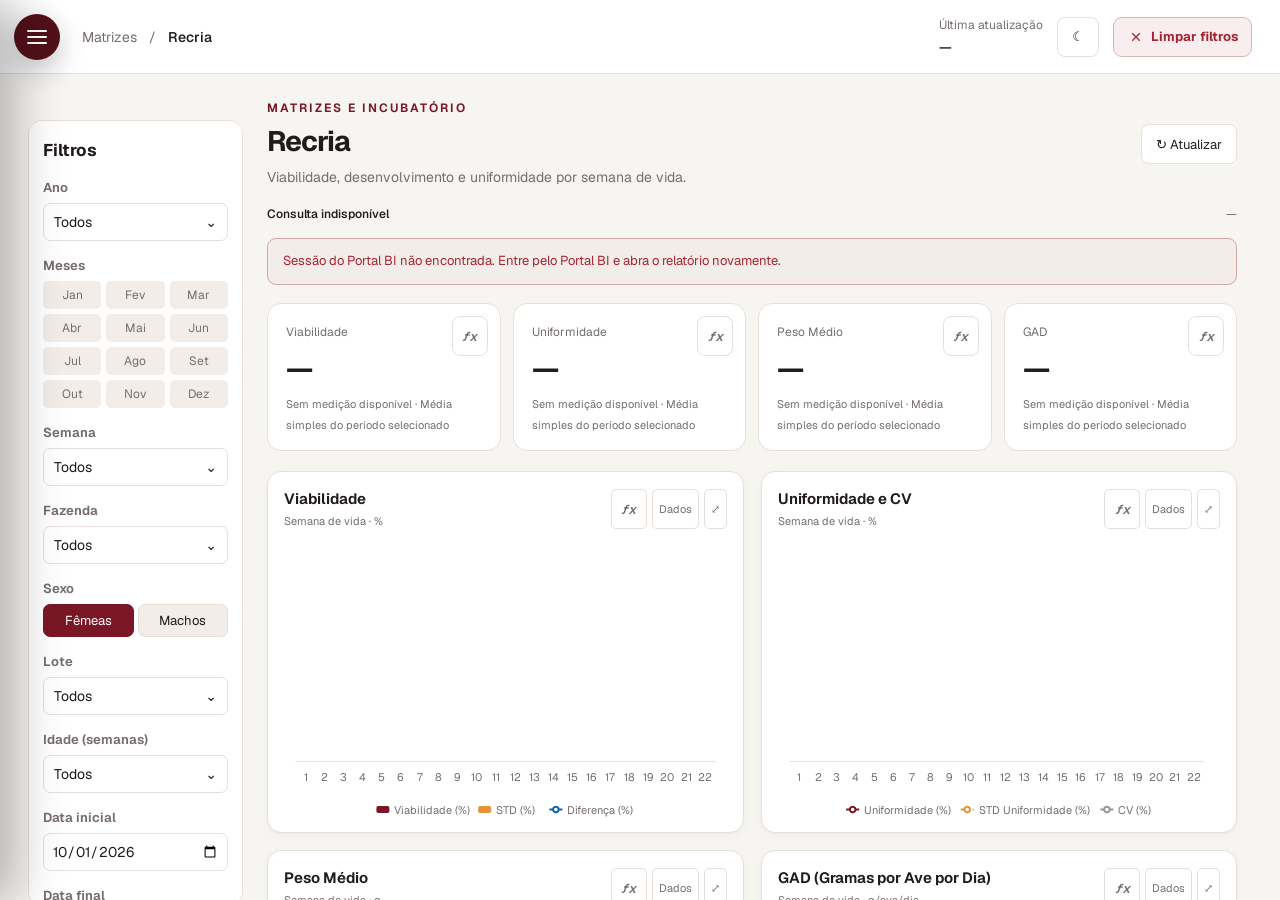
<file: index.html>
<!DOCTYPE html>
<html lang="pt-BR" data-theme="light">
<head>
  <meta charset="utf-8">
  <meta name="viewport" content="width=device-width, initial-scale=1, viewport-fit=cover">
  <meta name="description" content="BI Matrizes — Viabilidade, desenvolvimento e uniformidade por semana de vida.">
  <link rel="icon" href="assets/img/favicon-granja.png">
  <title>BI Matrizes | Recria</title>
  <script>
    try { const theme = localStorage.getItem('bi-zootecnico-theme'); document.documentElement.dataset.theme = theme === 'dark' ? 'dark' : 'light'; } catch (_) {}
  </script>
  <link rel="stylesheet" href="assets/vendor/geist/index.css">
  <link rel="stylesheet" href="assets/css/zootecnico-base.css?v=20261008-filtros-abertos">
  <link rel="stylesheet" href="assets/css/matrizes.css?v=20261106-fx">
  <link rel="stylesheet" href="assets/css/mobile-filters.css?v=20261028-painel-movel">
  <link rel="stylesheet" href="assets/css/indicator-formulas.css?v=20261106-fx">
</head>
<body class="matrizes-page" data-page="recria">
  <div id="matrizesApp"></div>
  <noscript>Ative o JavaScript para consultar os indicadores de Matrizes.</noscript>
  <script src="assets/vendor/echarts/echarts.min.js"></script>
  <script src="assets/js/config.js?v=20261008-filtros-abertos"></script>
  <script src="assets/js/api.js?v=20261008-filtros-abertos"></script>
  <script src="assets/js/theme.js?v=20261008-filtros-abertos"></script>
  <script src="assets/js/matrizes-settings.js?v=20261008-filtros-abertos"></script>
  <script src="assets/js/matrizes-data.js?v=20261106-fazenda-codigo"></script>
  <script src="assets/js/matrizes-pages.js?v=20261106-duas-casas"></script>
  <script src="assets/js/formulas-registry.js?v=20261106-fx"></script>
  <script src="assets/js/indicator-formulas.js?v=20261106-fx"></script>
  <script src="assets/js/matrizes-sidebar.js?v=20261008-filtros-abertos-sidebar"></script>
  <script src="assets/js/matrizes-formulas.js?v=20261106-fx"></script>
  <script src="assets/js/matrizes-chart-labels.js?v=20261106-duas-casas"></script>
  <script src="assets/js/matrizes-chart-layout.js?v=20261106-duas-casas"></script>
  <script src="assets/js/matrizes-chart-style.js?v=20261106-duas-casas"></script>
  <script src="assets/js/matrizes-filter-search.js?v=20261023-busca-lotes"></script>
  <script src="assets/js/matrizes-lot-list.js?v=20261106-duas-casas"></script>
  <script src="assets/js/matrizes-period-drill.js?v=20261023-busca-lotes"></script>
  <script src="assets/js/mobile-filters.js?v=20261028-painel-movel"></script>
  <script src="assets/js/matrizes-app.js?v=20261106-fx"></script>
</body>
</html>
</file>
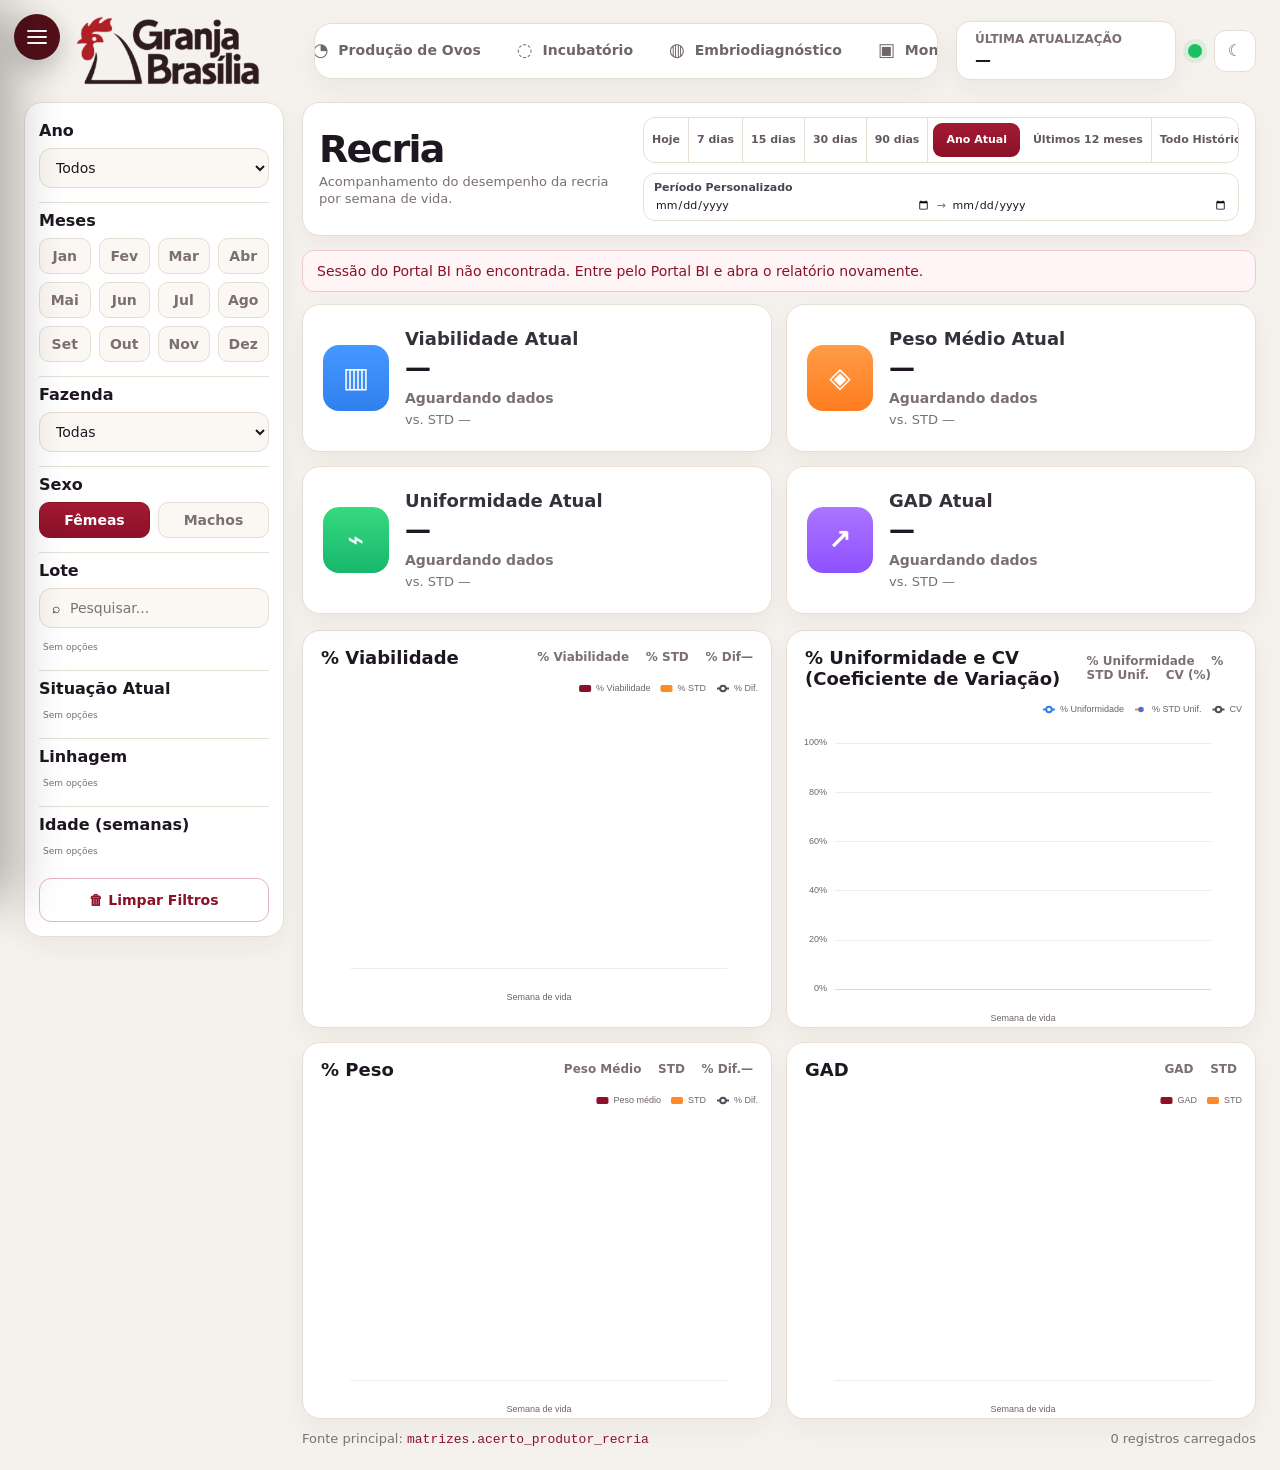
<file: assets/index.html>
<!DOCTYPE html>
<html lang="pt-BR" data-theme="light">
<head>
    <meta charset="utf-8" />
    <meta name="viewport" content="width=device-width, initial-scale=1.0" />
    <meta name="description" content="BI Matrizes - acompanhamento da Recria" />
    <link rel="icon" href="assets/img/favicon-granja.png" />
    <title>BI Matrizes | Recria</title>
    <script>
        (() => {
            const key = "bi-zootecnico-theme";
            const saved = localStorage.getItem(key);
            if (!saved) localStorage.setItem(key, "light");
            document.documentElement.dataset.theme = saved || "light";
        })();
    </script>
    <link rel="stylesheet" href="assets/vendor/geist/index.css" />
    <link rel="stylesheet" href="assets/css/app.css?v=7.30" />
    <link rel="stylesheet" href="assets/css/recria.css?v=1.6" />
</head>
<body data-page="recria" class="recria-page">
    <div class="matrizes-app">
        <header class="matrizes-topbar">
            <a class="matrizes-brand" href="index.html" aria-label="Granja Brasília - BI Matrizes">
                <img class="matrizes-logo logo-light" src="assets/img/logo-granja-brasilia-clara.png?v=1.0" alt="Granja Brasília" />
                <img class="matrizes-logo logo-dark" src="assets/img/logo-granja-brasilia-oficial.png?v=1.0" alt="" aria-hidden="true" />
            </a>

            <nav class="matrizes-tabs" aria-label="Módulos de Matrizes">
                <a class="matrizes-tab active" href="index.html" aria-current="page"><span class="tab-icon">🐔</span><span>Recria</span></a>
                <button class="matrizes-tab" type="button" data-soon="Produção de Ovos"><span class="tab-icon">◔</span><span>Produção de Ovos</span></button>
                <button class="matrizes-tab" type="button" data-soon="Incubatório"><span class="tab-icon">◌</span><span>Incubatório</span></button>
                <button class="matrizes-tab" type="button" data-soon="Embriodiagnóstico"><span class="tab-icon">◍</span><span>Embriodiagnóstico</span></button>
                <button class="matrizes-tab" type="button" data-soon="Monitoria Sanitária"><span class="tab-icon">▣</span><span>Monitoria Sanitária</span></button>
            </nav>

            <div class="topbar-actions">
                <div class="update-card">
                    <span>Última atualização</span>
                    <strong id="ultimaAtualizacao">—</strong>
                </div>
                <div class="api-dot only"></div>
                <button class="top-icon-button" data-theme-toggle type="button" aria-label="Alternar tema" title="Alternar tema">
                    <span data-theme-icon>☾</span>
                </button>
            </div>
        </header>

        <div class="matrizes-layout">
            <aside class="recria-filters" aria-label="Filtros da Recria">
                <div class="filters-heading">
                    <div>
                        <h2>Ano</h2>
                    </div>
                </div>
                <div class="filter-group standalone">
                    <select id="filtroAno"><option value="">Todos</option></select>
                </div>

                <div class="filters-heading mini"><div><h2>Meses</h2></div></div>
                <div class="filter-group standalone months-only">
                    <span class="hidden" id="mesResumo">Todos</span>
                    <div class="month-grid" id="filtroMeses"></div>
                </div>

                <div class="filters-heading mini"><div><h2>Fazenda</h2></div></div>
                <div class="filter-group standalone"><select id="filtroFazenda"><option value="">Todas</option></select></div>

                <div class="filters-heading mini"><div><h2>Sexo</h2></div></div>
                <div class="filter-group standalone"><div class="segment-control" id="filtroSexo"><button type="button" class="active" data-value="femeas">Fêmeas</button><button type="button" data-value="machos">Machos</button></div></div>

                <div class="filters-heading mini"><div><h2>Lote</h2></div></div>
                <div class="filter-group standalone">
                    <span class="hidden" id="loteResumo">Todos</span>
                    <div class="filter-search-wrap"><span>⌕</span><input id="buscaLote" type="search" placeholder="Pesquisar..." autocomplete="off" /></div>
                    <div class="choice-grid compact" id="filtroLotes"></div>
                </div>

                <div class="filters-heading mini"><div><h2>Situação Atual</h2></div></div>
                <div class="filter-group standalone"><div class="choice-grid two" id="filtroStatus"></div></div>

                <div class="filters-heading mini"><div><h2>Linhagem</h2></div></div>
                <div class="filter-group standalone"><div class="choice-grid two" id="filtroLinhagem"></div></div>

                <div class="filters-heading mini"><div><h2>Idade (semanas)</h2></div></div>
                <div class="filter-group standalone"><div class="choice-grid compact" id="filtroIdade"></div></div>

                <button class="clear-filters-button" id="limparFiltros" type="button"><span>🗑</span> Limpar Filtros</button>
                <button class="clear-filters-button hidden" id="limparFiltrosBottom" type="button"></button>
            </aside>

            <main class="recria-content">
                <section class="recria-hero">
                    <div>
                        <div class="recria-title-line">
                            <div>
                                <h1>Recria</h1>
                            </div>
                        </div>
                        <p>Acompanhamento do desempenho da recria por semana de vida.</p>
                    </div>

                    <div class="period-area">
                        <div class="quick-period" id="periodoRapido">
                            <button type="button" data-period="today">Hoje</button>
                            <button type="button" data-period="7">7 dias</button>
                            <button type="button" data-period="15">15 dias</button>
                            <button type="button" data-period="30">30 dias</button>
                            <button type="button" data-period="90">90 dias</button>
                            <button type="button" class="active" data-period="year">Ano Atual</button>
                            <button type="button" data-period="12m">Últimos 12 meses</button>
                            <button type="button" data-period="all">Todo Histórico</button>
                        </div>
                        <div class="period-custom">
                            <span>Período Personalizado</span>
                            <div class="period-inputs"><input id="dataInicio" type="date" aria-label="Data inicial" /><span>→</span><input id="dataFim" type="date" aria-label="Data final" /></div>
                        </div>
                    </div>
                </section>

                <div class="recria-alert hidden" id="mensagemErro"></div>
                <div class="recria-info hidden" id="mensagemInfo"></div>
                <div class="hidden" id="apiState"><span id="apiStateText"></span></div>

                <section class="kpi-grid" aria-label="Indicadores atuais">
                    <article class="kpi-card kpi-blue"><div class="kpi-icon">▥</div><div class="kpi-body"><span>Viabilidade Atual</span><strong id="kpiViabilidade">—</strong><small id="kpiViabilidadeDiff">Aguardando dados</small></div><div class="kpi-meta" id="kpiViabilidadeStd">vs. STD —</div></article>
                    <article class="kpi-card kpi-orange"><div class="kpi-icon">◈</div><div class="kpi-body"><span>Peso Médio Atual</span><strong id="kpiPeso">—</strong><small id="kpiPesoDiff">Aguardando dados</small></div><div class="kpi-meta" id="kpiPesoStd">vs. STD —</div></article>
                    <article class="kpi-card kpi-green"><div class="kpi-icon">⌁</div><div class="kpi-body"><span>Uniformidade Atual</span><strong id="kpiUniformidade">—</strong><small id="kpiUniformidadeDiff">Aguardando dados</small></div><div class="kpi-meta" id="kpiUniformidadeStd">vs. STD —</div></article>
                    <article class="kpi-card kpi-violet"><div class="kpi-icon">↗</div><div class="kpi-body"><span>GAD Atual</span><strong id="kpiGad">—</strong><small id="kpiGadDiff">Aguardando dados</small></div><div class="kpi-meta" id="kpiGadStd">vs. STD —</div></article>
                </section>

                <section class="recria-charts-grid">
                    <article class="recria-chart-card"><header><div><h2>% Viabilidade</h2></div><div class="chart-context"><span>% Viabilidade &nbsp;&nbsp; % STD &nbsp;&nbsp; % Dif</span><strong id="contextViabilidade">—</strong></div></header><div id="chartViabilidade" class="recria-chart"></div></article>
                    <article class="recria-chart-card"><header><div><h2>% Uniformidade e CV (Coeficiente de Variação)</h2></div><div class="chart-context">% Uniformidade &nbsp;&nbsp; % STD Unif. &nbsp;&nbsp; CV (%)</div></header><div id="chartUniformidade" class="recria-chart"></div></article>
                    <article class="recria-chart-card"><header><div><h2>% Peso</h2></div><div class="chart-context"><span>Peso Médio &nbsp;&nbsp; STD &nbsp;&nbsp; % Dif.</span><strong id="contextPeso">—</strong></div></header><div id="chartPeso" class="recria-chart"></div></article>
                    <article class="recria-chart-card"><header><div><h2>GAD</h2></div><div class="chart-context">GAD &nbsp;&nbsp; STD</div></header><div id="chartGad" class="recria-chart"></div></article>
                </section>

                <div class="recria-footer-note">
                    <span>Fonte principal: <code>matrizes.acerto_produtor_recria</code></span>
                    <span id="registrosCarregados">0 registros carregados</span>
                </div>
            </main>
        </div>
    </div>

    <div class="toast-stack" id="toastStack"></div>

    <script src="assets/vendor/echarts/echarts.min.js"></script>
    <script src="assets/js/config.js?v=7.6"></script>
    <script src="assets/js/api.js?v=8.0"></script>
    <script src="assets/js/theme.js?v=7.6"></script>
    <script src="assets/js/recria.js?v=1.2"></script>
    <script src="assets/js/sidebar.js?v=7.27"></script>
</body>
</html>
</file>
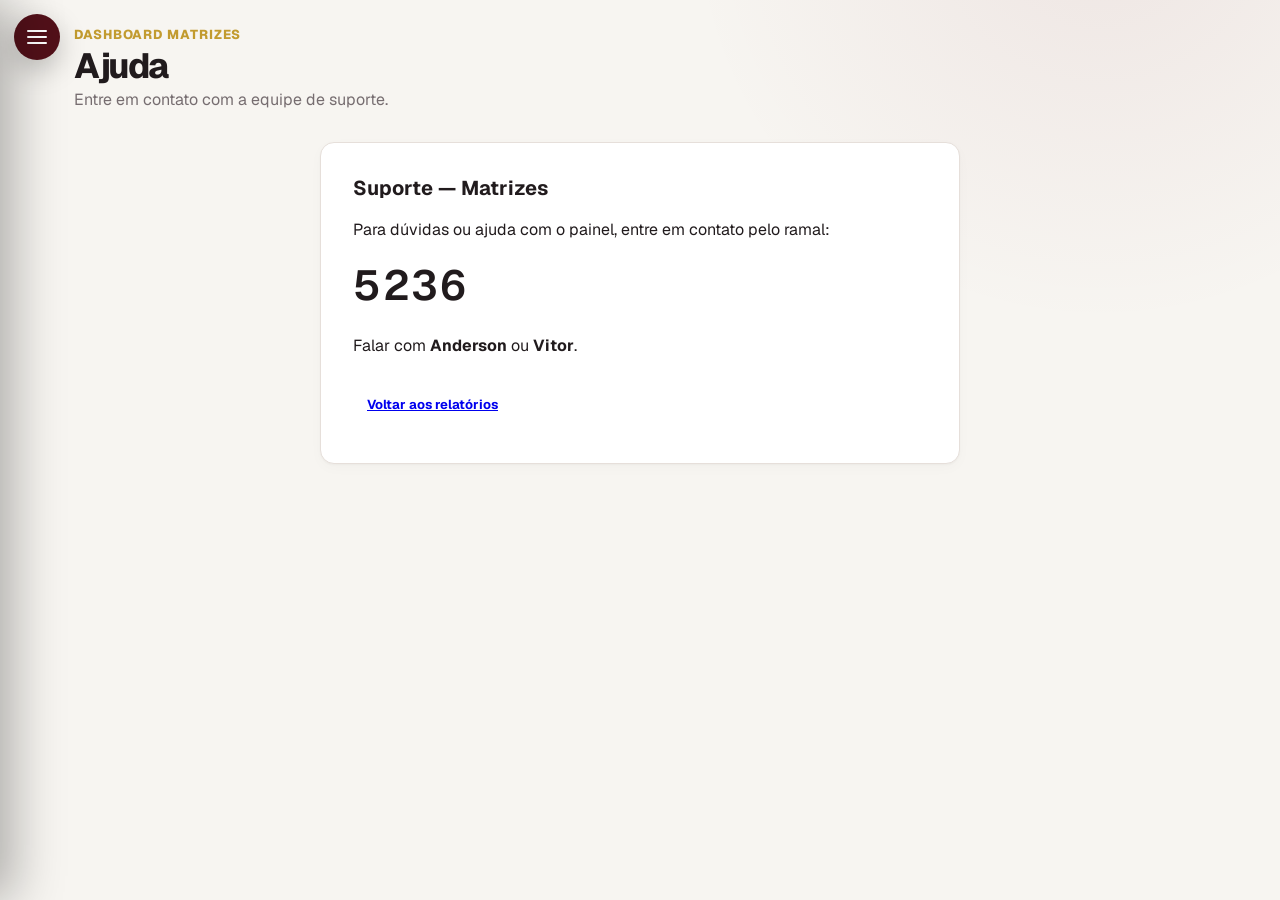
<file: ajuda.html>
<!doctype html>
<html lang="pt-BR">
<head>
<meta charset="utf-8"><meta name="viewport" content="width=device-width,initial-scale=1"><meta name="color-scheme" content="light dark">
<title>Ajuda | BI Matrizes</title><link rel="icon" href="assets/img/favicon-granja.png">
<script>if(window.matchMedia("(max-width:767px)").matches){document.documentElement.dataset.theme="light";}else{try{const theme=localStorage.getItem('bi-zootecnico-theme');if(theme==='light'||theme==='dark')document.documentElement.dataset.theme=theme;}catch(_){}}</script>
<link rel="stylesheet" href="assets/vendor/geist/index.css"><link rel="stylesheet" href="assets/css/zootecnico-base.css?v=20261008-filtros-abertos"><link rel="stylesheet" href="assets/css/matrizes.css?v=20261008-filtros-abertos">
<style>.pcp-help-card{max-width:640px;margin:32px auto;padding:32px}.pcp-help-card h2{font-size:20px;margin:0 0 12px}.pcp-help-card p{line-height:1.6}.pcp-help-extension{display:block;font-size:42px;font-weight:600;letter-spacing:2px;line-height:1.3;margin:8px 0 20px}.pcp-help-card .button{display:inline-flex;margin-top:20px}@media(max-width:600px){.pcp-help-card{margin:16px 0;padding:24px}}</style>
</head>
<body class="pcp-report" data-page="ajuda">
<div class="app-shell">
<header class="page-header"><div><div class="eyebrow">Dashboard Matrizes</div><h1>Ajuda</h1><p>Entre em contato com a equipe de suporte.</p></div></header>
<main><section class="card pcp-help-card" aria-labelledby="suporteTitulo"><h2 id="suporteTitulo">Suporte — Matrizes</h2><p>Para dúvidas ou ajuda com o painel, entre em contato pelo ramal:</p><strong class="pcp-help-extension" aria-label="Ramal 5236">5236</strong><p>Falar com <strong>Anderson</strong> ou <strong>Vitor</strong>.</p><a class="button" href="index.html">Voltar aos relatórios</a></section></main>
</div><script src="assets/js/theme.js"></script><script src="assets/js/sidebar.js?v=77d34601617b"></script>
</body></html>
</file>
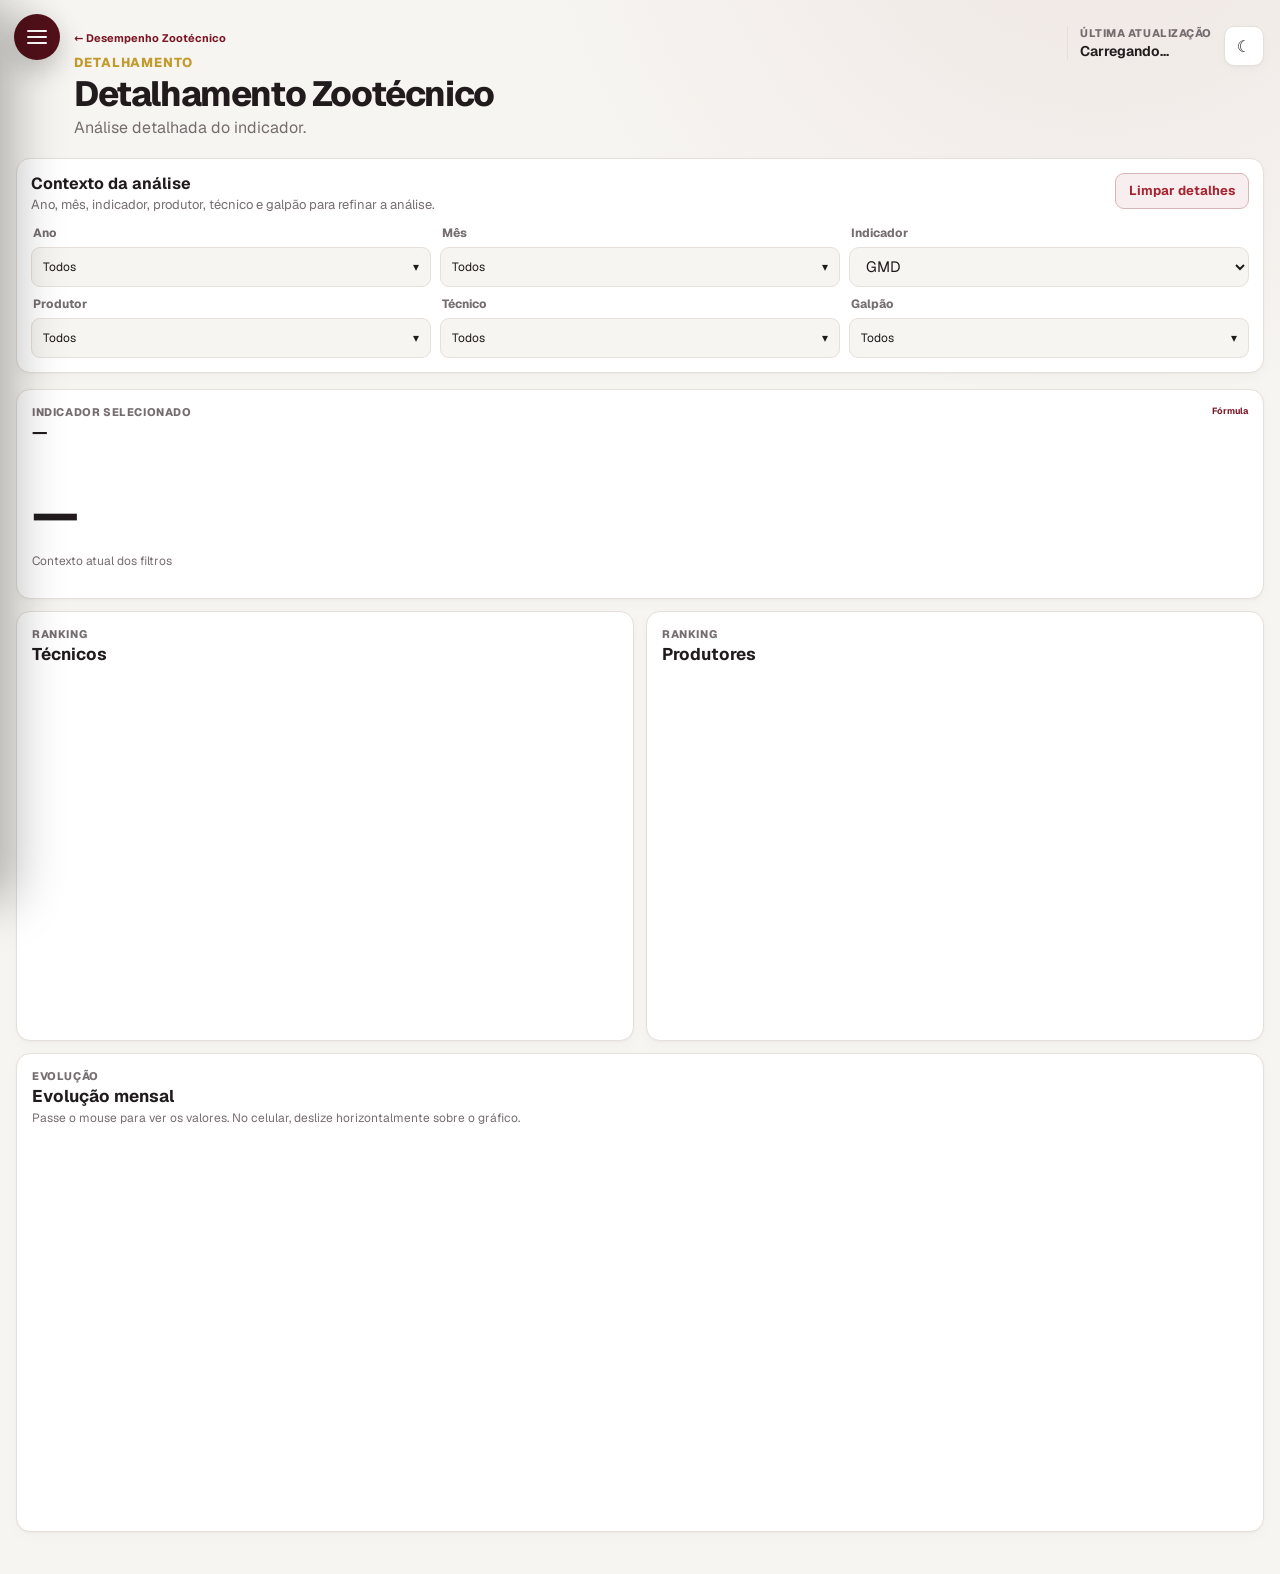
<file: detalhes.html>
<!DOCTYPE html>

<html lang="pt-BR">
<head>
<meta charset="utf-8"/>
<meta content="width=device-width, initial-scale=1.0" name="viewport"/>
<link href="assets/img/favicon-granja.png" rel="icon"/>
<title>Detalhamento Zootécnico</title>
<script>
        (() => {
            const saved =
                localStorage.getItem(
                    "bi-zootecnico-theme"
                );

            if (saved) {
                document.documentElement.dataset.theme =
                    saved;
            }
        })();
    </script>
<link href="assets/css/app.css?v=7.29" rel="stylesheet"/>
<link href="assets/vendor/geist/index.css" rel="stylesheet"/>
</head>
<body data-page="desempenho">
<div class="app-shell">
<header class="page-header details-header">
<div>
<a class="back-link" href="index.html" id="voltarDashboard">
                ← Desempenho Zootécnico
            </a>
<div class="eyebrow">
                Detalhamento
            </div>
<h1 id="tituloDetalhes">
                Detalhamento Zootécnico
            </h1>
<p id="subtituloDetalhes">
                Análise detalhada do indicador.
            </p>
</div>
<div class="header-toolbar">
<button aria-label="Alternar tema" class="icon-button" data-theme-toggle="" title="Alternar tema" type="button">
<span data-theme-icon="">☾</span>
</button>
<div class="update-meta">
<span>Última atualização</span>
<strong id="ultimaAtualizacao">
                    Carregando...
                </strong>
</div>
</div>
</header>

<section class="card filter-card">
<div class="filter-card-top">
<div>
<h2>Contexto da análise</h2>
<p>Ano, mês, indicador, produtor, técnico e galpão para refinar a análise.</p>
</div>
<button class="button button-ghost-danger" id="limparFiltrosDetalhes" type="button">
                Limpar detalhes
            </button>
</div>
<div class="filters-grid details-filters details-filters-with-indicator"><div class="filter-field">
<span>Ano</span>
<div class="checkbox-multiselect" id="ano"></div>
</div><div class="filter-field">
<span>Mês</span>
<div class="checkbox-multiselect" id="mes"></div>
</div>
<label class="filter-field">
<span>Indicador</span>
<select id="indicador">
<option value="">Carregando...</option>
</select>
</label>
<div class="filter-field">
<span>Produtor</span>
<div class="checkbox-multiselect" id="produtor"></div>
</div>
<div class="filter-field">
<span>Técnico</span>
<div class="checkbox-multiselect" id="tecnico"></div>
</div>
<div class="filter-field">
<span>Galpão</span>
<div class="checkbox-multiselect" id="galpao"></div>
</div>
</div>
</section>
<div class="alert alert-error hidden" id="mensagemErro"></div>
<section class="details-top-grid">
<article class="card metric-summary-card">
<div class="card-heading-row">
<div>
<div class="card-kicker">
                        Indicador selecionado
                    </div>
<h2 id="kpiNome">
                        —
                    </h2>
</div>
<a class="mini-link" href="#formulaIndicador" data-formula-target="formulaIndicador">
                    Fórmula
                </a>
</div>
<div class="metric-summary-value" id="kpiValor">
                —
            </div>
<div class="metric-summary-caption" id="kpiContexto">
                Contexto atual dos filtros
            </div>
<div id="formulaIndicador"></div>
</article>
<article class="card chart-card">
<div class="card-heading-row">
<div>
<div class="card-kicker">
                        Ranking
                    </div>
<h2>Técnicos</h2>
</div>
</div>
<div class="chart chart-ranking" id="rankingTecnicos"></div>
</article>
<article class="card chart-card">
<div class="card-heading-row">
<div>
<div class="card-kicker">
                        Ranking
                    </div>
<h2>Produtores</h2>
</div>
</div>
<div class="chart chart-ranking" id="rankingProdutores"></div>
</article>
</section>
<article class="card chart-card evolution-card">
<div class="card-heading-row">
<div>
<div class="card-kicker">
                    Evolução
                </div>
<h2 id="tituloEvolucao">
                    Evolução mensal
                </h2>
<p>
                    Passe o mouse para ver os valores.
                    No celular, deslize horizontalmente sobre o gráfico.
                </p>
</div>
</div>
<div class="chart chart-evolution" id="evolucaoChart"></div>
</article>
</div>
<div class="updating-pill hidden" id="dashboardAtualizando">
<span class="spinner"></span>
    Atualizando...
</div>
<script src="assets/vendor/echarts/echarts.min.js"></script>
<script src="assets/js/config.js?v=7.6"></script>
<script src="assets/js/metrics.js?v=7.21"></script>
<script src="assets/js/formula-ui.js?v=7.18"></script>
<script src="assets/js/api.js?v=8.0"></script>
<script src="assets/js/theme.js?v=7.6"></script>
<script src="assets/js/filters.js?v=7.29"></script>
<script src="assets/js/charts.js?v=7.37"></script>
<script src="assets/js/detalhes.js?v=7.29"></script>
<script src="assets/js/sidebar.js?v=77d34601617b"></script>
</body>
</html>
</file>
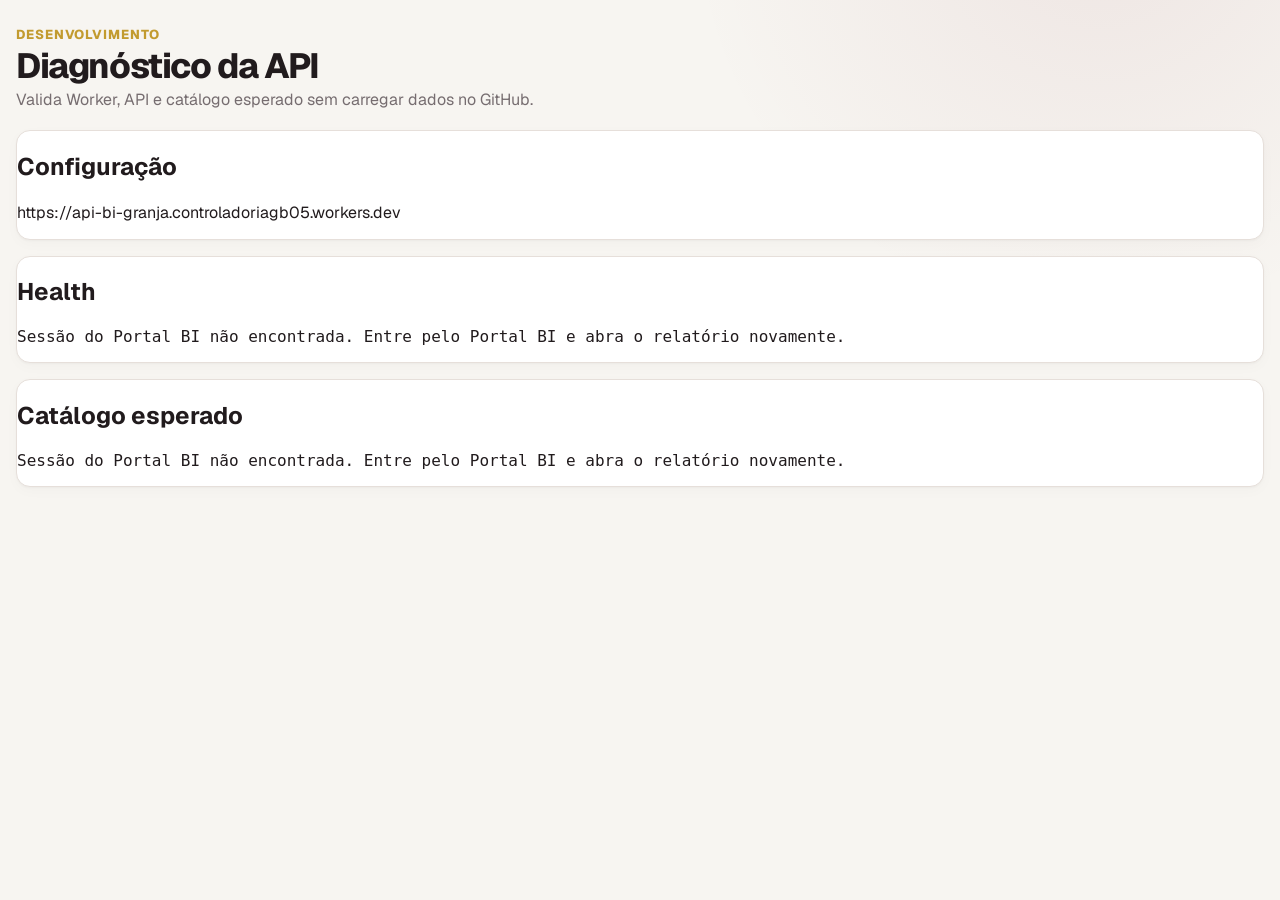
<file: diagnostico.html>
<!doctype html>
<html lang="pt-BR">
<head>
  <meta charset="utf-8">
  <meta name="viewport" content="width=device-width,initial-scale=1">
  <title>Diagnóstico da API — BI Zootécnico</title>
  <link rel="icon" href="assets/img/favicon-granja.png">
  <link rel="stylesheet" href="assets/vendor/geist/index.css">
  <link rel="stylesheet" href="assets/css/app.css">
  <style>
    .diagnostic-grid{display:grid;gap:16px}.diagnostic-pre{white-space:pre-wrap;word-break:break-word;max-height:520px;overflow:auto}
  </style>
</head>
<body>
  <div class="app-shell">
    <header class="page-header">
      <div><div class="eyebrow">Desenvolvimento</div><h1>Diagnóstico da API</h1><p>Valida Worker, API e catálogo esperado sem carregar dados no GitHub.</p></div>
    </header>
    <main class="diagnostic-grid">
      <section class="card"><h2>Configuração</h2><p id="configApi"></p></section>
      <section class="card"><h2>Health</h2><pre class="diagnostic-pre" id="health">Carregando...</pre></section>
      <section class="card"><h2>Catálogo esperado</h2><pre class="diagnostic-pre" id="catalogo">Carregando...</pre></section>
    </main>
  </div>
  <script src="assets/js/config.js"></script>
  <script src="assets/js/api.js"></script>
  <script src="assets/js/diagnostico.js"></script>
</body>
</html>
</file>
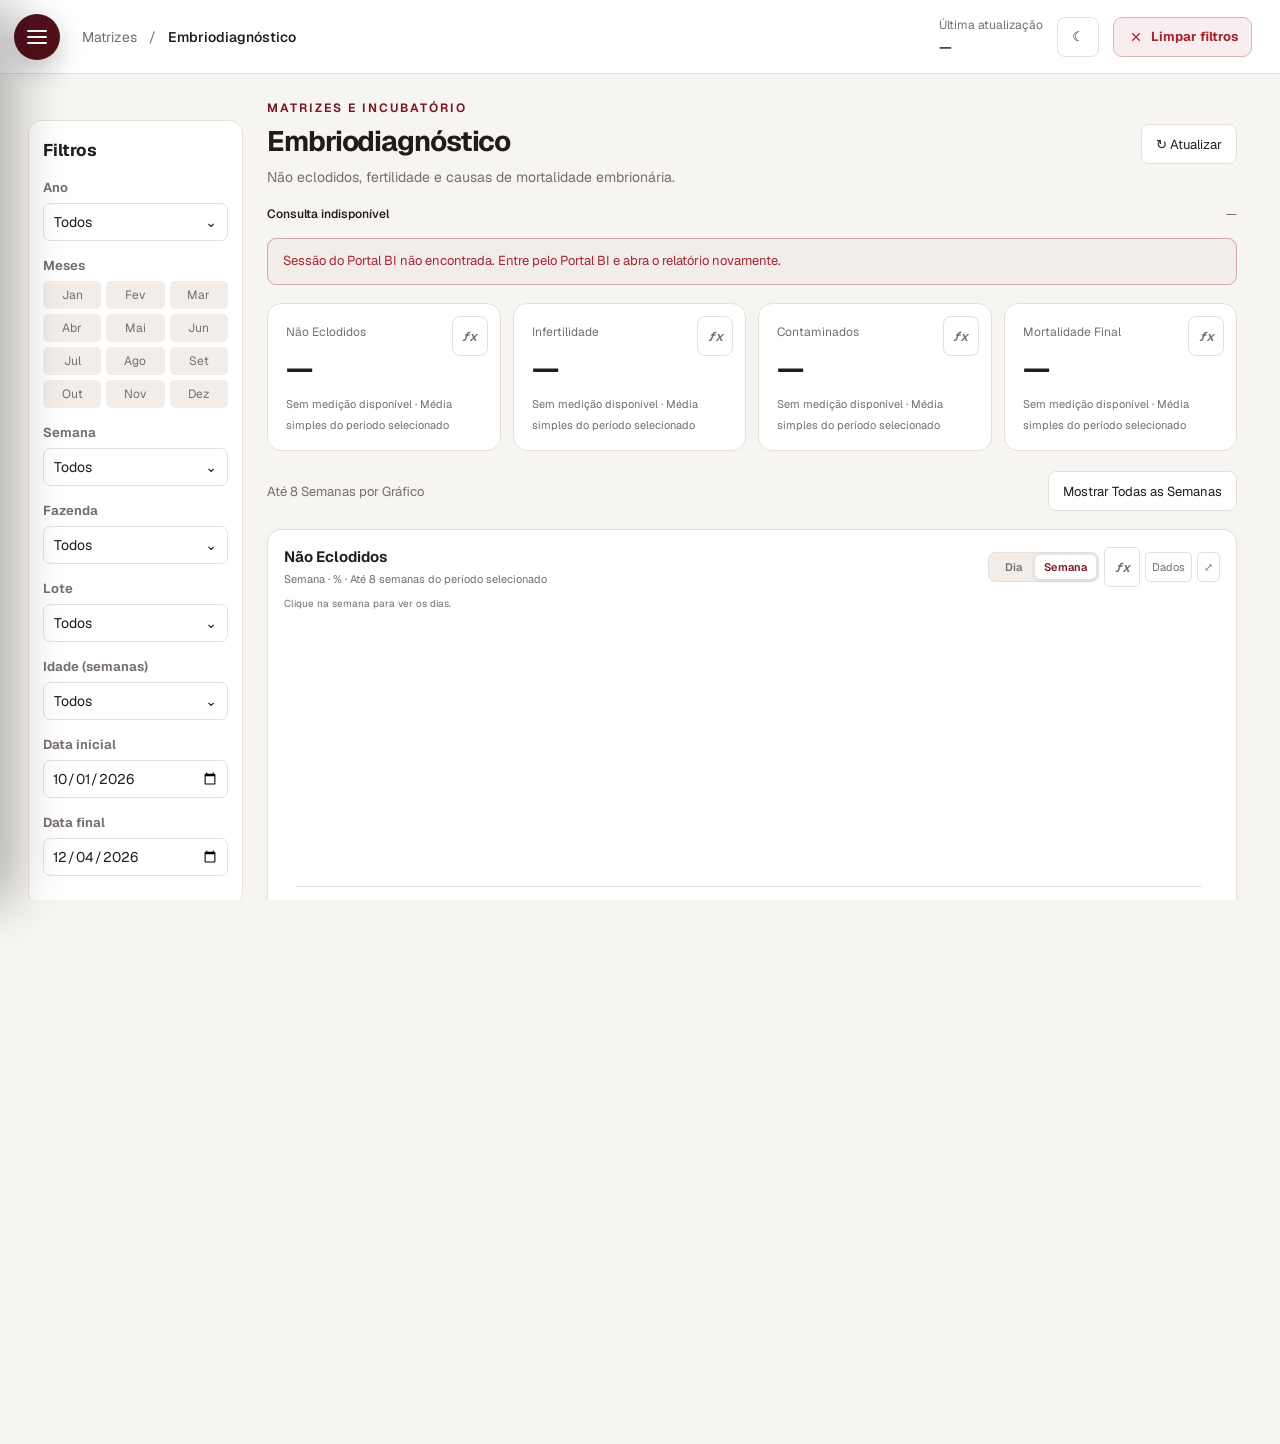
<file: embrio.html>
<!DOCTYPE html>
<html lang="pt-BR" data-theme="light">
<head>
  <meta charset="utf-8">
  <meta name="viewport" content="width=device-width, initial-scale=1, viewport-fit=cover">
  <meta name="description" content="BI Matrizes — Não eclodidos, fertilidade e causas de mortalidade embrionária.">
  <link rel="icon" href="assets/img/favicon-granja.png">
  <title>BI Matrizes | Embriodiagnóstico</title>
  <script>
    try { const theme = localStorage.getItem('bi-zootecnico-theme'); document.documentElement.dataset.theme = theme === 'dark' ? 'dark' : 'light'; } catch (_) {}
  </script>
  <link rel="stylesheet" href="assets/vendor/geist/index.css">
  <link rel="stylesheet" href="assets/css/zootecnico-base.css?v=20261008-filtros-abertos">
  <link rel="stylesheet" href="assets/css/matrizes.css?v=20261106-fx">
  <link rel="stylesheet" href="assets/css/mobile-filters.css?v=20261028-painel-movel">
  <link rel="stylesheet" href="assets/css/indicator-formulas.css?v=20261106-fx">
</head>
<body class="matrizes-page" data-page="embrio">
  <div id="matrizesApp"></div>
  <noscript>Ative o JavaScript para consultar os indicadores de Matrizes.</noscript>
  <script src="assets/vendor/echarts/echarts.min.js"></script>
  <script src="assets/js/config.js?v=20261008-filtros-abertos"></script>
  <script src="assets/js/api.js?v=20261008-filtros-abertos"></script>
  <script src="assets/js/theme.js?v=20261008-filtros-abertos"></script>
  <script src="assets/js/matrizes-settings.js?v=20261008-filtros-abertos"></script>
  <script src="assets/js/matrizes-data.js?v=20261106-fazenda-codigo"></script>
  <script src="assets/js/matrizes-pages.js?v=20261106-duas-casas"></script>
  <script src="assets/js/formulas-registry.js?v=20261106-fx"></script>
  <script src="assets/js/indicator-formulas.js?v=20261106-fx"></script>
  <script src="assets/js/matrizes-sidebar.js?v=20261008-filtros-abertos-sidebar"></script>
  <script src="assets/js/matrizes-formulas.js?v=20261106-fx"></script>
  <script src="assets/js/matrizes-chart-labels.js?v=20261106-duas-casas"></script>
  <script src="assets/js/matrizes-chart-layout.js?v=20261106-duas-casas"></script>
  <script src="assets/js/matrizes-chart-style.js?v=20261106-duas-casas"></script>
  <script src="assets/js/matrizes-filter-search.js?v=20261023-busca-lotes"></script>
  <script src="assets/js/matrizes-lot-list.js?v=20261106-duas-casas"></script>
  <script src="assets/js/matrizes-period-drill.js?v=20261023-busca-lotes"></script>
  <script src="assets/js/mobile-filters.js?v=20261028-painel-movel"></script>
  <script src="assets/js/matrizes-app.js?v=20261106-fx"></script>
</body>
</html>
</file>
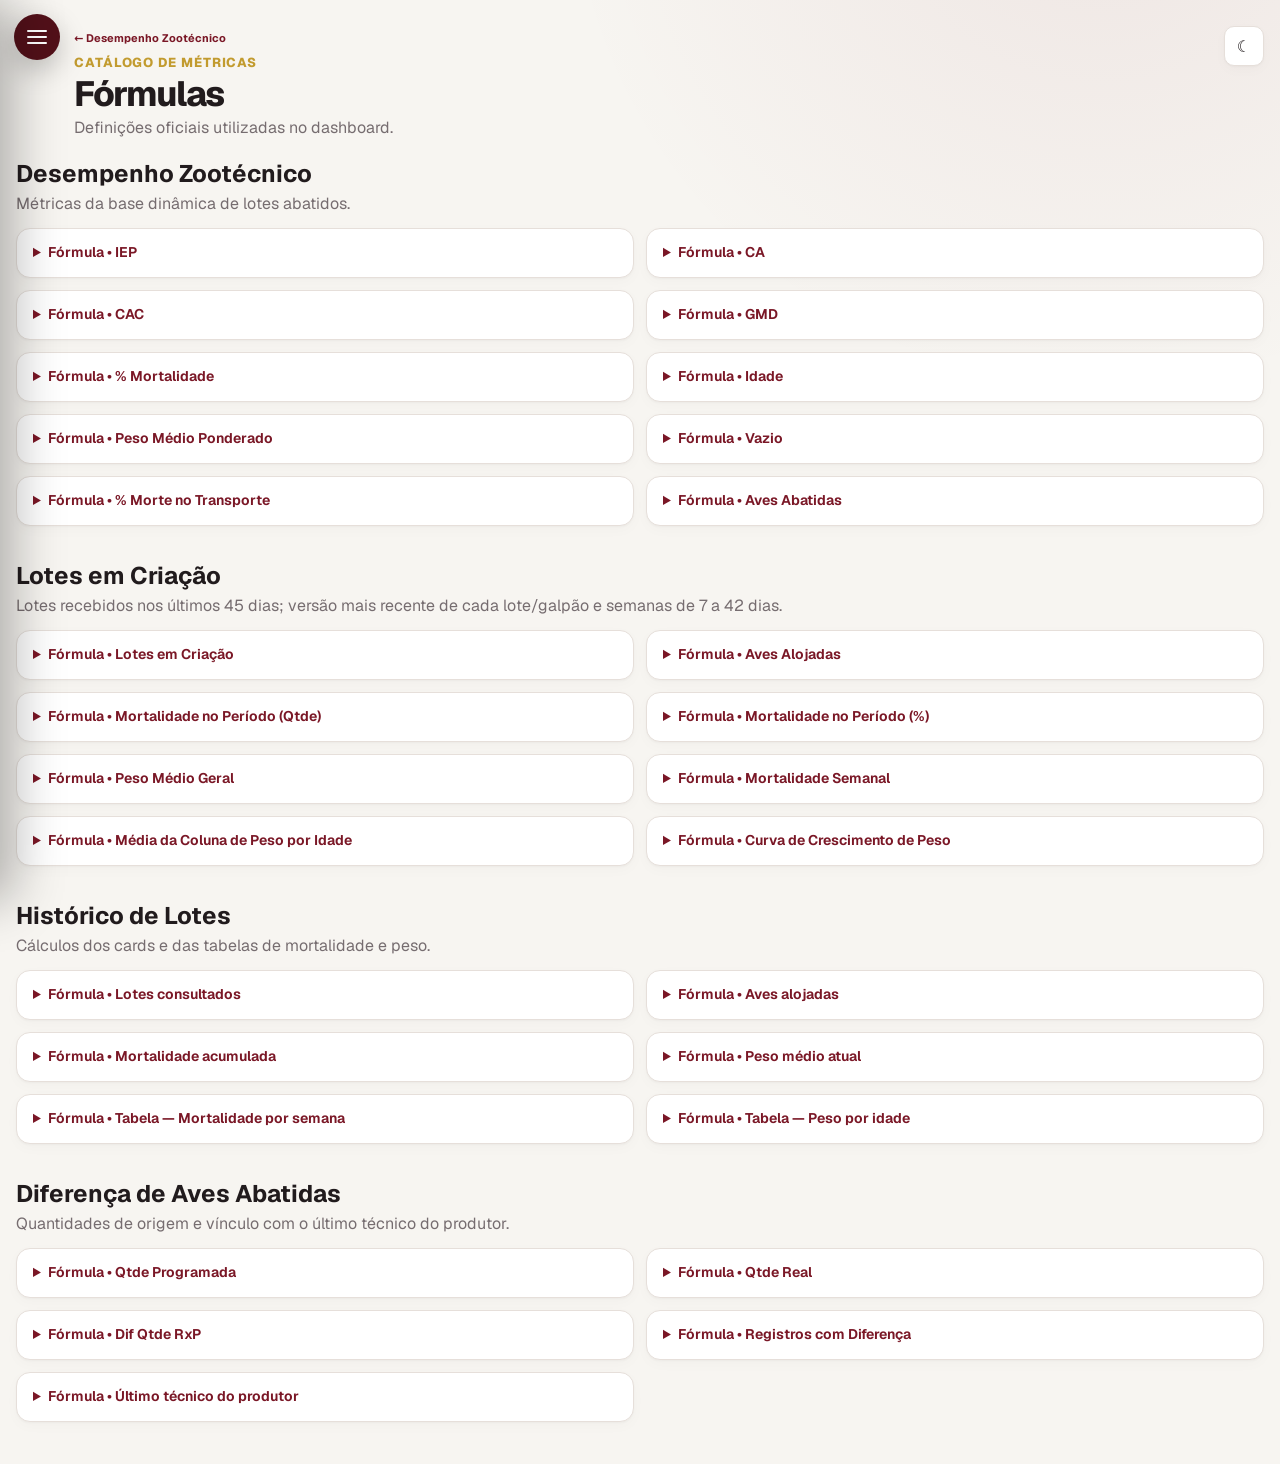
<file: formulas.html>
<!DOCTYPE html>
<html lang="pt-BR">
<head>
    <meta charset="UTF-8">
    <meta
        name="viewport"
        content="width=device-width, initial-scale=1.0"
    >

    <link rel="icon" href="assets/img/favicon-granja.png">

    <title>Fórmulas - Desempenho Zootécnico</title>

    <script>
        (() => {
            const saved =
                localStorage.getItem(
                    "bi-zootecnico-theme"
                );

            if (saved) {
                document.documentElement.dataset.theme =
                    saved;
            }
        })();
    </script>

    <link
        rel="stylesheet"
        href="assets/css/app.css?v=7.29"
    >
    <link rel="stylesheet" href="assets/vendor/geist/index.css">
</head>

<body data-page="formulas">

<div class="app-shell">

    <header class="page-header">
        <div>
            <a
                href="index.html"
                class="back-link"
            >
                ← Desempenho Zootécnico
            </a>

            <div class="eyebrow">
                Catálogo de métricas
            </div>

            <h1>Fórmulas</h1>

            <p>
                Definições oficiais utilizadas no dashboard.
            </p>
        </div>

        <div class="header-toolbar">
            <button
                class="icon-button"
                type="button"
                data-theme-toggle
                aria-label="Alternar tema"
            >
                <span data-theme-icon>☾</span>
            </button>
        </div>
    </header>


    <section class="formula-page-section" id="desempenho">
        <div class="formula-section-header">
            <h2>Desempenho Zootécnico</h2>
            <p>Métricas da base dinâmica de lotes abatidos.</p>
        </div>
        <div id="formulaContainer" class="formula-grid"></div>
    </section>

    <section class="formula-page-section" id="lotes-em-criacao">
        <div class="formula-section-header">
            <h2>Lotes em Criação</h2>
            <p>Lotes recebidos nos últimos 45 dias; versão mais recente de cada lote/galpão e semanas de 7 a 42 dias.</p>
        </div>
        <div id="formulaLotesContainer" class="formula-grid"></div>
    </section>

    <section class="formula-page-section" id="historico-de-lotes">
        <div class="formula-section-header"><h2>Histórico de Lotes</h2><p>Cálculos dos cards e das tabelas de mortalidade e peso.</p></div>
        <div id="formulaHistoricoContainer" class="formula-grid"></div>
    </section>

    <section class="formula-page-section" id="rxp">
        <div class="formula-section-header"><h2>Diferença de Aves Abatidas</h2><p>Quantidades de origem e vínculo com o último técnico do produtor.</p></div>
        <div id="formulaRxpContainer" class="formula-grid"></div>
    </section>
</div>


<script src="assets/js/config.js?v=7.25"></script>
<script src="assets/js/metrics.js?v=7.21"></script>
<script src="assets/js/formula-ui.js?v=7.18"></script>
<script src="assets/js/lotes-formulas.js?v=7.28"></script>
<script src="assets/js/theme.js?v=7.6"></script>
<script src="assets/js/rxp-formulas.js?v=7.25"></script>
<script src="assets/js/api.js?v=7.25"></script>
<script src="assets/js/historico-calculos.js?v=7.49"></script>
<script src="assets/js/formulas.js?v=7.49"></script>

<script src="assets/js/sidebar.js?v=77d34601617b"></script>
</body>
</html>
</file>
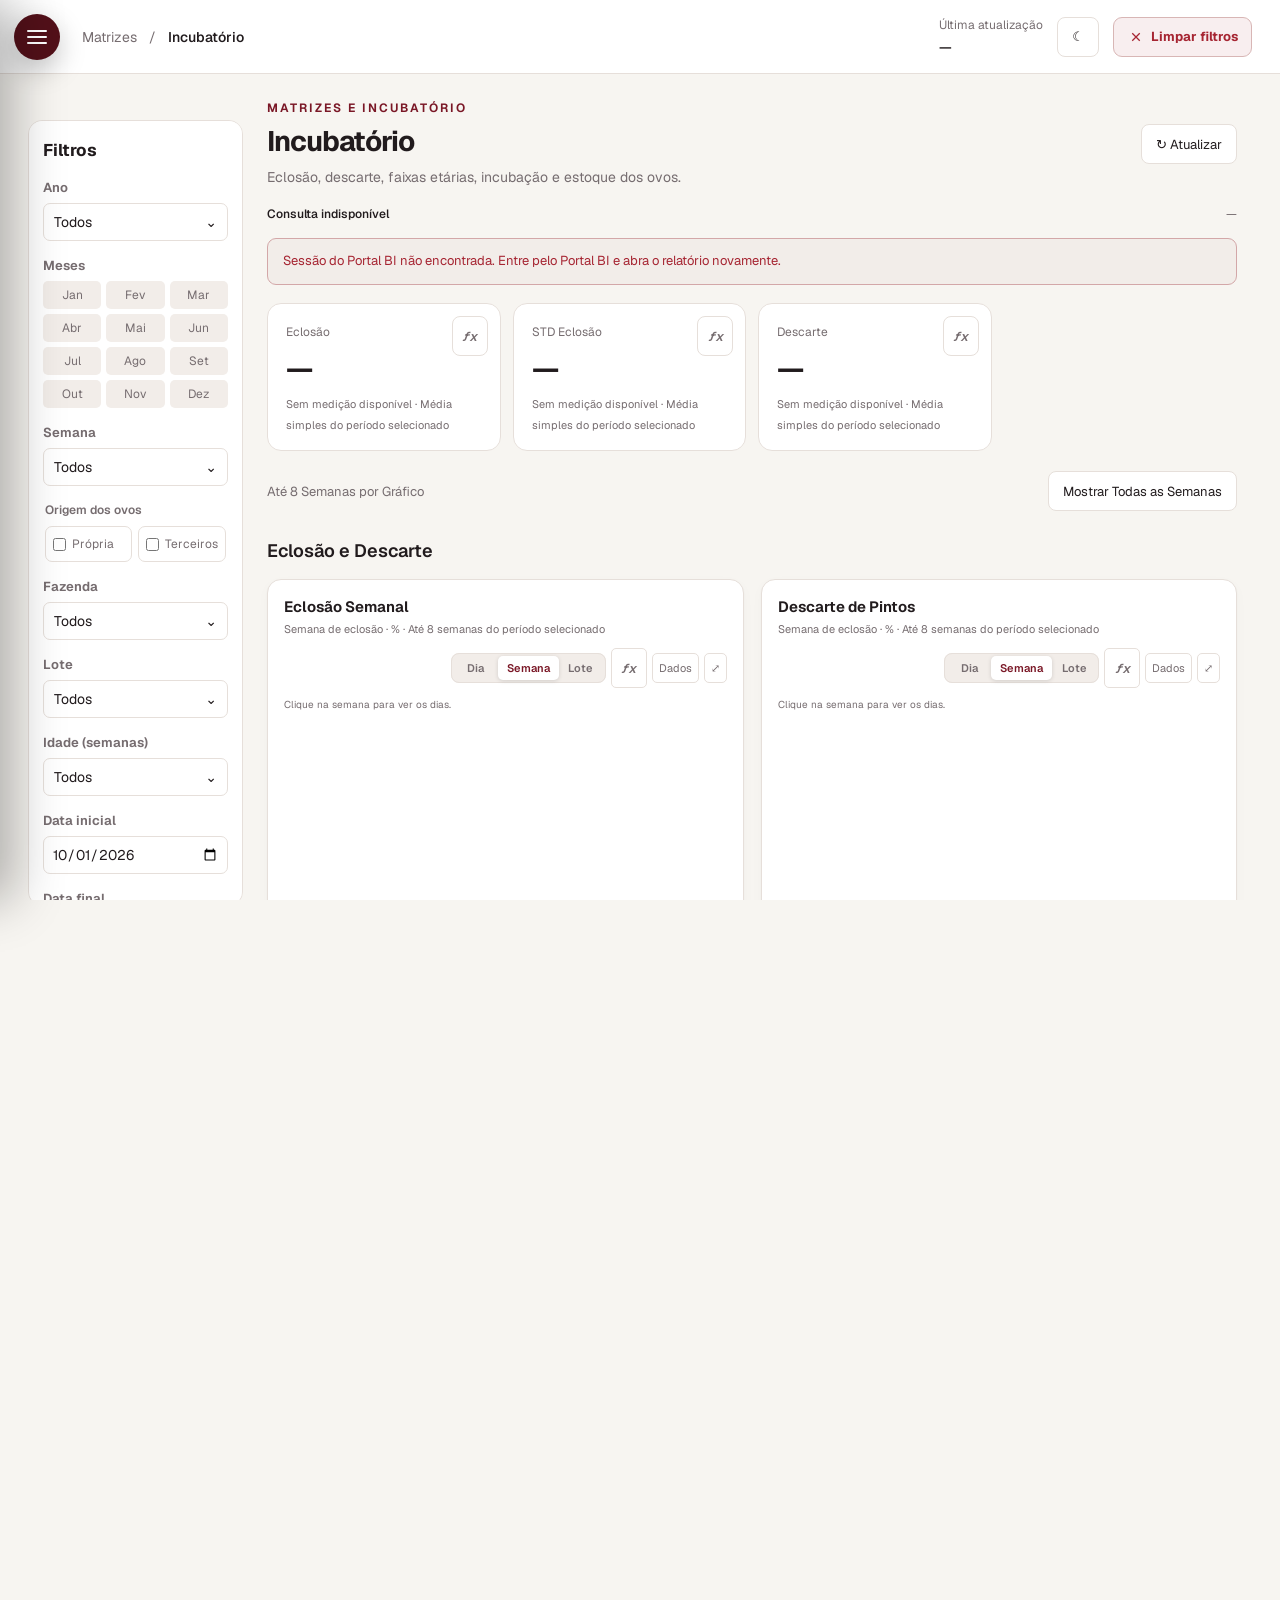
<file: incubatorio.html>
<!DOCTYPE html>
<html lang="pt-BR" data-theme="light">
<head>
  <meta charset="utf-8">
  <meta name="viewport" content="width=device-width, initial-scale=1, viewport-fit=cover">
  <meta name="description" content="BI Matrizes — Eclosão, descarte, faixas etárias, incubação e estoque dos ovos.">
  <link rel="icon" href="assets/img/favicon-granja.png">
  <title>BI Matrizes | Incubatório</title>
  <script>
    try { const theme = localStorage.getItem('bi-zootecnico-theme'); document.documentElement.dataset.theme = theme === 'dark' ? 'dark' : 'light'; } catch (_) {}
  </script>
  <link rel="stylesheet" href="assets/vendor/geist/index.css">
  <link rel="stylesheet" href="assets/css/zootecnico-base.css?v=20261008-filtros-abertos">
  <link rel="stylesheet" href="assets/css/matrizes.css?v=20261106-fx">
  <link rel="stylesheet" href="assets/css/mobile-filters.css?v=20261028-painel-movel">
  <link rel="stylesheet" href="assets/css/indicator-formulas.css?v=20261106-fx">
</head>
<body class="matrizes-page" data-page="incubatorio">
  <div id="matrizesApp"></div>
  <noscript>Ative o JavaScript para consultar os indicadores de Matrizes.</noscript>
  <script src="assets/vendor/echarts/echarts.min.js"></script>
  <script src="assets/js/config.js?v=20261008-filtros-abertos"></script>
  <script src="assets/js/api.js?v=20261008-filtros-abertos"></script>
  <script src="assets/js/theme.js?v=20261008-filtros-abertos"></script>
  <script src="assets/js/matrizes-settings.js?v=20261008-filtros-abertos"></script>
  <script src="assets/js/matrizes-data.js?v=20261106-fazenda-codigo"></script>
  <script src="assets/js/matrizes-pages.js?v=20261106-duas-casas"></script>
  <script src="assets/js/formulas-registry.js?v=20261106-fx"></script>
  <script src="assets/js/indicator-formulas.js?v=20261106-fx"></script>
  <script src="assets/js/matrizes-sidebar.js?v=20261008-filtros-abertos-sidebar"></script>
  <script src="assets/js/matrizes-formulas.js?v=20261106-fx"></script>
  <script src="assets/js/matrizes-chart-labels.js?v=20261106-duas-casas"></script>
  <script src="assets/js/matrizes-chart-layout.js?v=20261106-duas-casas"></script>
  <script src="assets/js/matrizes-chart-style.js?v=20261106-duas-casas"></script>
  <script src="assets/js/matrizes-filter-search.js?v=20261023-busca-lotes"></script>
  <script src="assets/js/matrizes-lot-list.js?v=20261106-duas-casas"></script>
  <script src="assets/js/matrizes-period-drill.js?v=20261023-busca-lotes"></script>
  <script src="assets/js/matrizes-egg-origin.js?v=20261023-ordenacao-br"></script>
  <script src="assets/js/mobile-filters.js?v=20261028-painel-movel"></script>
  <script src="assets/js/matrizes-app.js?v=129bb89088d5"></script>
<script src="assets/js/overview-return.js?v=3"></script></body>
</html>
</file>
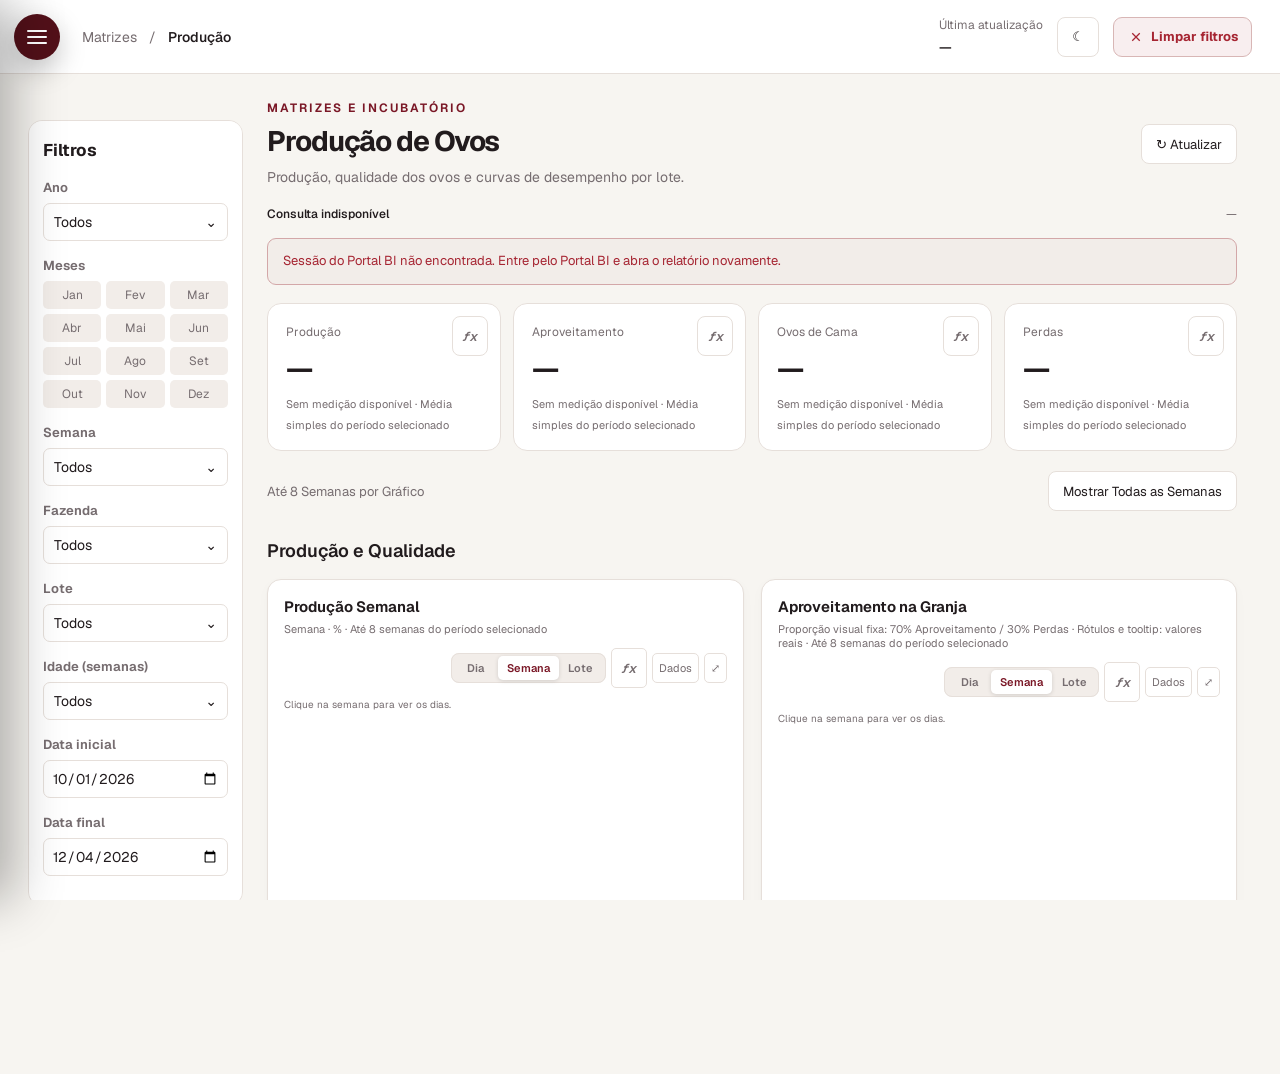
<file: producao.html>
<!DOCTYPE html>
<html lang="pt-BR" data-theme="light">
<head>
  <meta charset="utf-8">
  <meta name="viewport" content="width=device-width, initial-scale=1, viewport-fit=cover">
  <meta name="description" content="BI Matrizes — Produção, qualidade dos ovos e curvas de desempenho por lote.">
  <link rel="icon" href="assets/img/favicon-granja.png">
  <title>BI Matrizes | Produção de Ovos</title>
  <script>
    try { const theme = localStorage.getItem('bi-zootecnico-theme'); document.documentElement.dataset.theme = theme === 'dark' ? 'dark' : 'light'; } catch (_) {}
  </script>
  <link rel="stylesheet" href="assets/vendor/geist/index.css">
  <link rel="stylesheet" href="assets/css/zootecnico-base.css?v=20261008-filtros-abertos">
  <link rel="stylesheet" href="assets/css/matrizes.css?v=20261106-fx">
  <link rel="stylesheet" href="assets/css/mobile-filters.css?v=20261028-painel-movel">
  <link rel="stylesheet" href="assets/css/indicator-formulas.css?v=20261106-fx">
</head>
<body class="matrizes-page" data-page="producao">
  <div id="matrizesApp"></div>
  <noscript>Ative o JavaScript para consultar os indicadores de Matrizes.</noscript>
  <script src="assets/vendor/echarts/echarts.min.js"></script>
  <script src="assets/js/config.js?v=20261008-filtros-abertos"></script>
  <script src="assets/js/api.js?v=20261008-filtros-abertos"></script>
  <script src="assets/js/theme.js?v=20261008-filtros-abertos"></script>
  <script src="assets/js/matrizes-settings.js?v=20261008-filtros-abertos"></script>
  <script src="assets/js/matrizes-data.js?v=20261106-fazenda-codigo"></script>
  <script src="assets/js/matrizes-pages.js?v=20261106-duas-casas"></script>
  <script src="assets/js/formulas-registry.js?v=20261106-fx"></script>
  <script src="assets/js/indicator-formulas.js?v=20261106-fx"></script>
  <script src="assets/js/matrizes-sidebar.js?v=20261008-filtros-abertos-sidebar"></script>
  <script src="assets/js/matrizes-formulas.js?v=20261106-fx"></script>
  <script src="assets/js/matrizes-chart-labels.js?v=20261106-duas-casas"></script>
  <script src="assets/js/matrizes-chart-layout.js?v=20261106-duas-casas"></script>
  <script src="assets/js/matrizes-chart-style.js?v=20261106-duas-casas"></script>
  <script src="assets/js/matrizes-filter-search.js?v=20261023-busca-lotes"></script>
  <script src="assets/js/matrizes-lot-list.js?v=20261106-duas-casas"></script>
  <script src="assets/js/matrizes-period-drill.js?v=20261023-busca-lotes"></script>
  <script src="assets/js/mobile-filters.js?v=20261028-painel-movel"></script>
  <script src="assets/js/matrizes-app.js?v=129bb89088d5"></script>
<script src="assets/js/overview-return.js?v=3"></script></body>
</html>
</file>
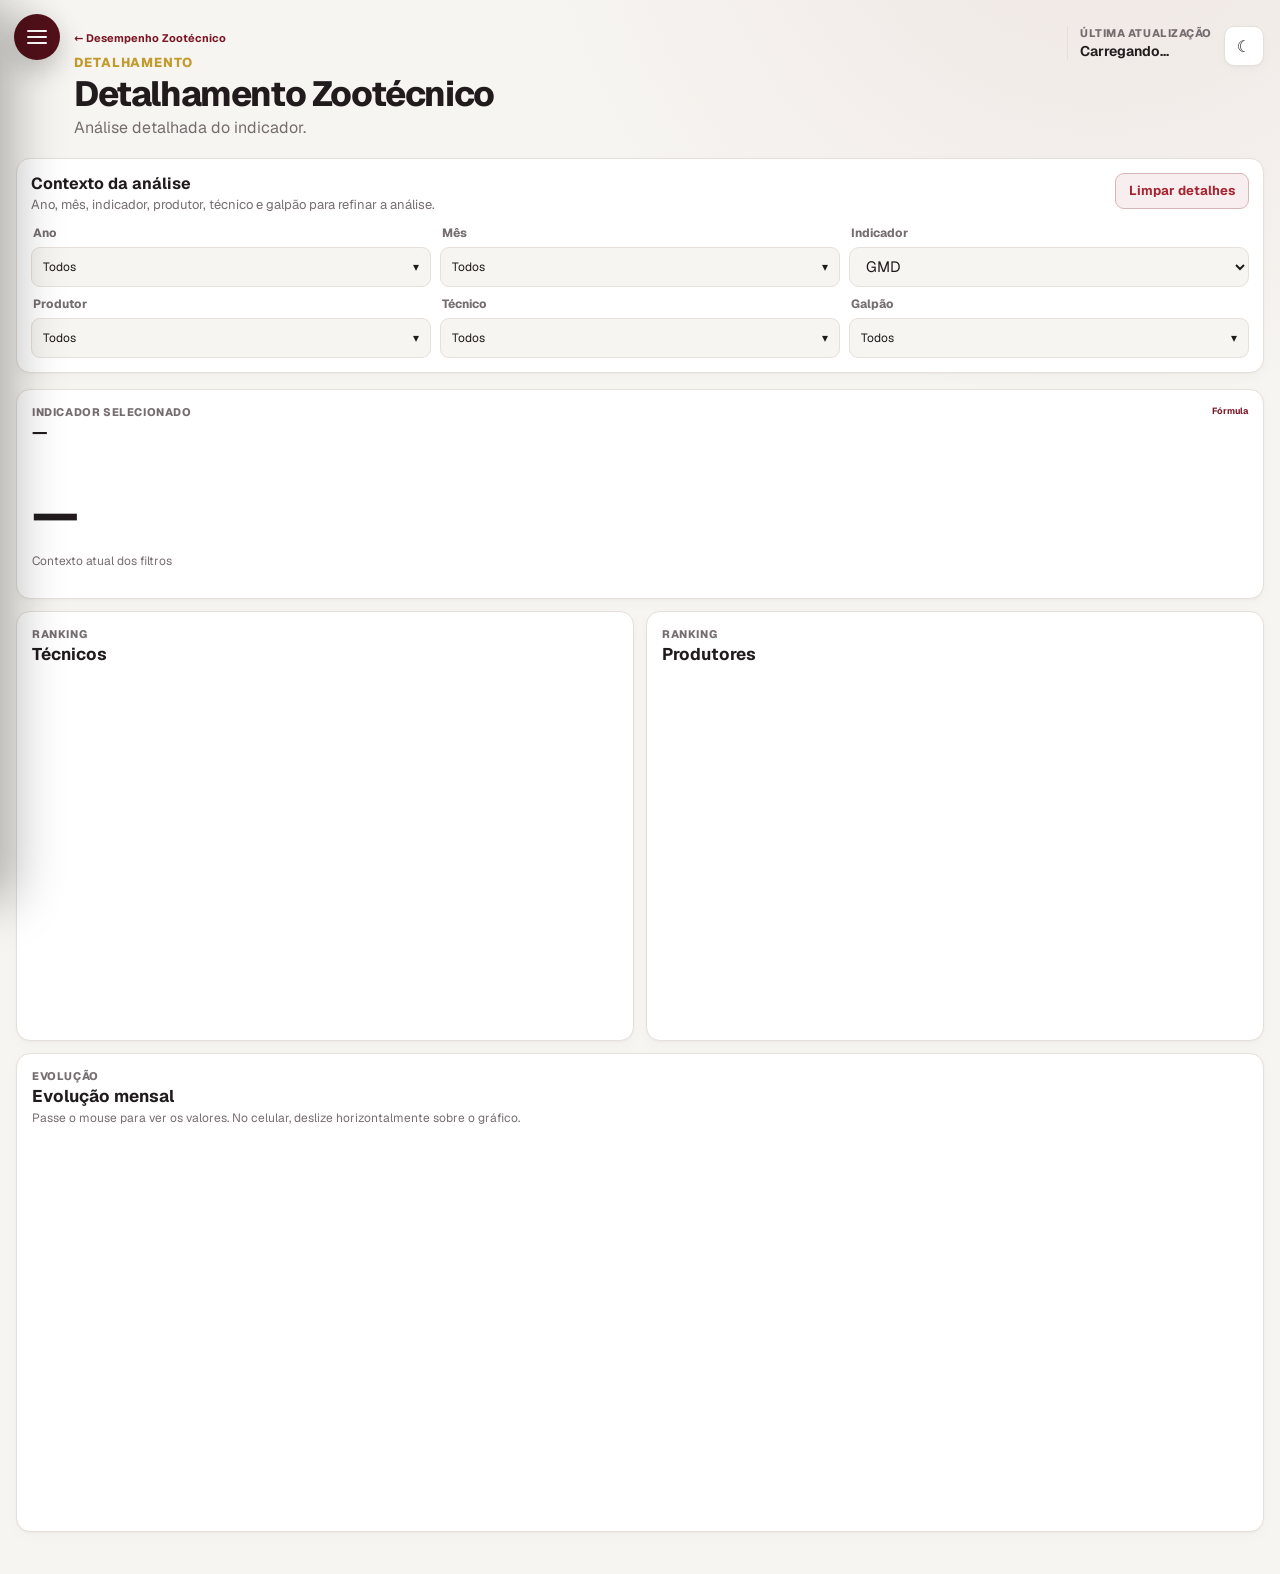
<file: assets/detalhes.html>
<!DOCTYPE html>

<html lang="pt-BR">
<head>
<meta charset="utf-8"/>
<meta content="width=device-width, initial-scale=1.0" name="viewport"/>
<link href="assets/img/favicon-granja.png" rel="icon"/>
<title>Detalhamento Zootécnico</title>
<script>
        (() => {
            const saved =
                localStorage.getItem(
                    "bi-zootecnico-theme"
                );

            if (saved) {
                document.documentElement.dataset.theme =
                    saved;
            }
        })();
    </script>
<link href="assets/css/app.css?v=7.29" rel="stylesheet"/>
<link href="assets/vendor/geist/index.css" rel="stylesheet"/>
</head>
<body data-page="desempenho">
<div class="app-shell">
<header class="page-header details-header">
<div>
<a class="back-link" href="index.html" id="voltarDashboard">
                ← Desempenho Zootécnico
            </a>
<div class="eyebrow">
                Detalhamento
            </div>
<h1 id="tituloDetalhes">
                Detalhamento Zootécnico
            </h1>
<p id="subtituloDetalhes">
                Análise detalhada do indicador.
            </p>
</div>
<div class="header-toolbar">
<button aria-label="Alternar tema" class="icon-button" data-theme-toggle="" title="Alternar tema" type="button">
<span data-theme-icon="">☾</span>
</button>
<div class="update-meta">
<span>Última atualização</span>
<strong id="ultimaAtualizacao">
                    Carregando...
                </strong>
</div>
</div>
</header>

<section class="card filter-card">
<div class="filter-card-top">
<div>
<h2>Contexto da análise</h2>
<p>Ano, mês, indicador, produtor, técnico e galpão para refinar a análise.</p>
</div>
<button class="button button-ghost-danger" id="limparFiltrosDetalhes" type="button">
                Limpar detalhes
            </button>
</div>
<div class="filters-grid details-filters details-filters-with-indicator"><div class="filter-field">
<span>Ano</span>
<div class="checkbox-multiselect" id="ano"></div>
</div><div class="filter-field">
<span>Mês</span>
<div class="checkbox-multiselect" id="mes"></div>
</div>
<label class="filter-field">
<span>Indicador</span>
<select id="indicador">
<option value="">Carregando...</option>
</select>
</label>
<div class="filter-field">
<span>Produtor</span>
<div class="checkbox-multiselect" id="produtor"></div>
</div>
<div class="filter-field">
<span>Técnico</span>
<div class="checkbox-multiselect" id="tecnico"></div>
</div>
<div class="filter-field">
<span>Galpão</span>
<div class="checkbox-multiselect" id="galpao"></div>
</div>
</div>
</section>
<div class="alert alert-error hidden" id="mensagemErro"></div>
<section class="details-top-grid">
<article class="card metric-summary-card">
<div class="card-heading-row">
<div>
<div class="card-kicker">
                        Indicador selecionado
                    </div>
<h2 id="kpiNome">
                        —
                    </h2>
</div>
<a class="mini-link" href="#formulaIndicador" data-formula-target="formulaIndicador">
                    Fórmula
                </a>
</div>
<div class="metric-summary-value" id="kpiValor">
                —
            </div>
<div class="metric-summary-caption" id="kpiContexto">
                Contexto atual dos filtros
            </div>
<div id="formulaIndicador"></div>
</article>
<article class="card chart-card">
<div class="card-heading-row">
<div>
<div class="card-kicker">
                        Ranking
                    </div>
<h2>Técnicos</h2>
</div>
</div>
<div class="chart chart-ranking" id="rankingTecnicos"></div>
</article>
<article class="card chart-card">
<div class="card-heading-row">
<div>
<div class="card-kicker">
                        Ranking
                    </div>
<h2>Produtores</h2>
</div>
</div>
<div class="chart chart-ranking" id="rankingProdutores"></div>
</article>
</section>
<article class="card chart-card evolution-card">
<div class="card-heading-row">
<div>
<div class="card-kicker">
                    Evolução
                </div>
<h2 id="tituloEvolucao">
                    Evolução mensal
                </h2>
<p>
                    Passe o mouse para ver os valores.
                    No celular, deslize horizontalmente sobre o gráfico.
                </p>
</div>
</div>
<div class="chart chart-evolution" id="evolucaoChart"></div>
</article>
</div>
<div class="updating-pill hidden" id="dashboardAtualizando">
<span class="spinner"></span>
    Atualizando...
</div>
<script src="assets/vendor/echarts/echarts.min.js"></script>
<script src="assets/js/config.js?v=7.6"></script>
<script src="assets/js/metrics.js?v=7.21"></script>
<script src="assets/js/formula-ui.js?v=7.18"></script>
<script src="assets/js/api.js?v=8.0"></script>
<script src="assets/js/theme.js?v=7.6"></script>
<script src="assets/js/filters.js?v=7.29"></script>
<script src="assets/js/charts.js?v=7.37"></script>
<script src="assets/js/detalhes.js?v=7.29"></script>
<script src="assets/js/sidebar.js?v=7.27"></script>
</body>
</html>
</file>
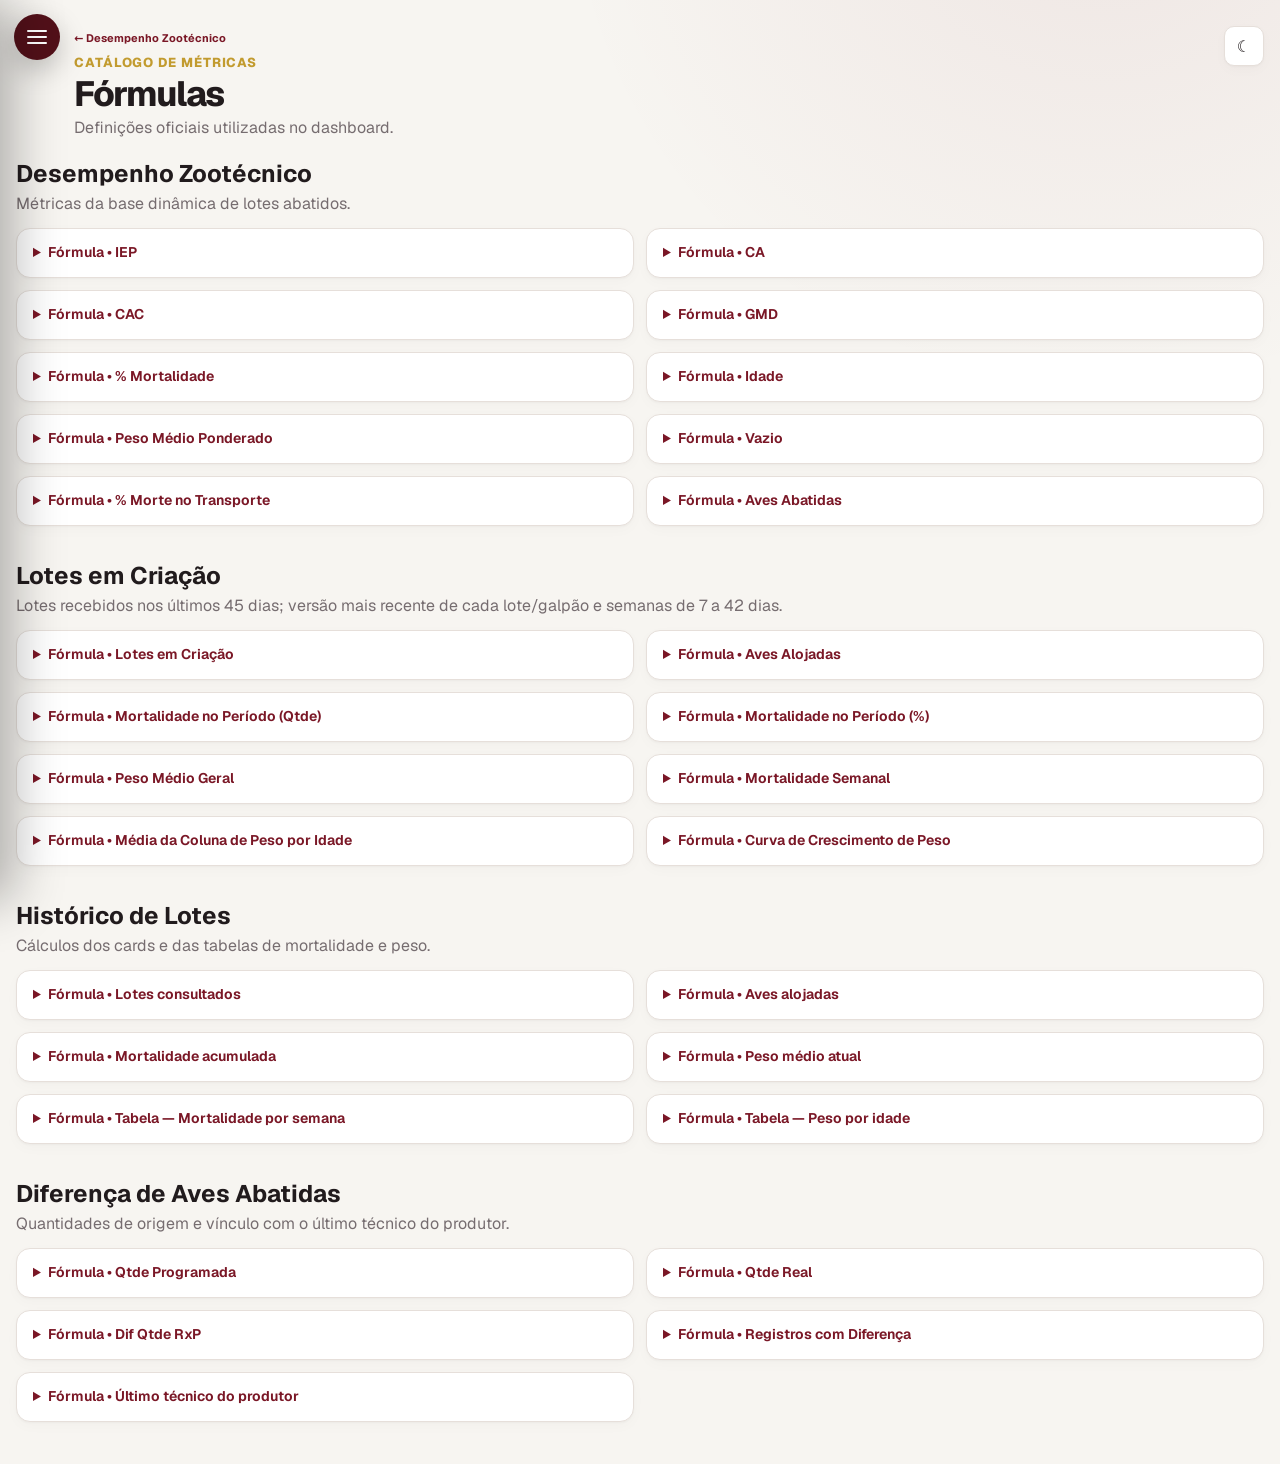
<file: assets/formulas.html>
<!DOCTYPE html>
<html lang="pt-BR">
<head>
    <meta charset="UTF-8">
    <meta
        name="viewport"
        content="width=device-width, initial-scale=1.0"
    >

    <link rel="icon" href="assets/img/favicon-granja.png">

    <title>Fórmulas - Desempenho Zootécnico</title>

    <script>
        (() => {
            const saved =
                localStorage.getItem(
                    "bi-zootecnico-theme"
                );

            if (saved) {
                document.documentElement.dataset.theme =
                    saved;
            }
        })();
    </script>

    <link
        rel="stylesheet"
        href="assets/css/app.css?v=7.29"
    >
    <link rel="stylesheet" href="assets/vendor/geist/index.css">
</head>

<body data-page="formulas">

<div class="app-shell">

    <header class="page-header">
        <div>
            <a
                href="index.html"
                class="back-link"
            >
                ← Desempenho Zootécnico
            </a>

            <div class="eyebrow">
                Catálogo de métricas
            </div>

            <h1>Fórmulas</h1>

            <p>
                Definições oficiais utilizadas no dashboard.
            </p>
        </div>

        <div class="header-toolbar">
            <button
                class="icon-button"
                type="button"
                data-theme-toggle
                aria-label="Alternar tema"
            >
                <span data-theme-icon>☾</span>
            </button>
        </div>
    </header>


    <section class="formula-page-section" id="desempenho">
        <div class="formula-section-header">
            <h2>Desempenho Zootécnico</h2>
            <p>Métricas da base dinâmica de lotes abatidos.</p>
        </div>
        <div id="formulaContainer" class="formula-grid"></div>
    </section>

    <section class="formula-page-section" id="lotes-em-criacao">
        <div class="formula-section-header">
            <h2>Lotes em Criação</h2>
            <p>Lotes recebidos nos últimos 45 dias; versão mais recente de cada lote/galpão e semanas de 7 a 42 dias.</p>
        </div>
        <div id="formulaLotesContainer" class="formula-grid"></div>
    </section>

    <section class="formula-page-section" id="historico-de-lotes">
        <div class="formula-section-header"><h2>Histórico de Lotes</h2><p>Cálculos dos cards e das tabelas de mortalidade e peso.</p></div>
        <div id="formulaHistoricoContainer" class="formula-grid"></div>
    </section>

    <section class="formula-page-section" id="rxp">
        <div class="formula-section-header"><h2>Diferença de Aves Abatidas</h2><p>Quantidades de origem e vínculo com o último técnico do produtor.</p></div>
        <div id="formulaRxpContainer" class="formula-grid"></div>
    </section>
</div>


<script src="assets/js/config.js?v=7.25"></script>
<script src="assets/js/metrics.js?v=7.21"></script>
<script src="assets/js/formula-ui.js?v=7.18"></script>
<script src="assets/js/lotes-formulas.js?v=7.28"></script>
<script src="assets/js/theme.js?v=7.6"></script>
<script src="assets/js/rxp-formulas.js?v=7.25"></script>
<script src="assets/js/api.js?v=7.25"></script>
<script src="assets/js/historico-calculos.js?v=7.49"></script>
<script src="assets/js/formulas.js?v=7.49"></script>

<script src="assets/js/sidebar.js?v=7.27"></script>
</body>
</html>
</file>
<file: assets/vendor/geist/index.css>
/* geist-cyrillic-ext-wght-normal */
@font-face {
  font-family: 'Geist Variable';
  font-style: normal;
  font-display: swap;
  font-weight: 100 900;
  src: url(./files/geist-cyrillic-ext-wght-normal.woff2) format('woff2-variations');
  unicode-range: U+0460-052F,U+1C80-1C8A,U+20B4,U+2DE0-2DFF,U+A640-A69F,U+FE2E-FE2F;
}

/* geist-cyrillic-wght-normal */
@font-face {
  font-family: 'Geist Variable';
  font-style: normal;
  font-display: swap;
  font-weight: 100 900;
  src: url(./files/geist-cyrillic-wght-normal.woff2) format('woff2-variations');
  unicode-range: U+0301,U+0400-045F,U+0490-0491,U+04B0-04B1,U+2116;
}

/* geist-vietnamese-wght-normal */
@font-face {
  font-family: 'Geist Variable';
  font-style: normal;
  font-display: swap;
  font-weight: 100 900;
  src: url(./files/geist-vietnamese-wght-normal.woff2) format('woff2-variations');
  unicode-range: U+0102-0103,U+0110-0111,U+0128-0129,U+0168-0169,U+01A0-01A1,U+01AF-01B0,U+0300-0301,U+0303-0304,U+0308-0309,U+0323,U+0329,U+1EA0-1EF9,U+20AB;
}

/* geist-latin-ext-wght-normal */
@font-face {
  font-family: 'Geist Variable';
  font-style: normal;
  font-display: swap;
  font-weight: 100 900;
  src: url(./files/geist-latin-ext-wght-normal.woff2) format('woff2-variations');
  unicode-range: U+0100-02BA,U+02BD-02C5,U+02C7-02CC,U+02CE-02D7,U+02DD-02FF,U+0304,U+0308,U+0329,U+1D00-1DBF,U+1E00-1E9F,U+1EF2-1EFF,U+2020,U+20A0-20AB,U+20AD-20C0,U+2113,U+2C60-2C7F,U+A720-A7FF;
}

/* geist-latin-wght-normal */
@font-face {
  font-family: 'Geist Variable';
  font-style: normal;
  font-display: swap;
  font-weight: 100 900;
  src: url(./files/geist-latin-wght-normal.woff2) format('woff2-variations');
  unicode-range: U+0000-00FF,U+0131,U+0152-0153,U+02BB-02BC,U+02C6,U+02DA,U+02DC,U+0304,U+0308,U+0329,U+2000-206F,U+20AC,U+2122,U+2191,U+2193,U+2212,U+2215,U+FEFF,U+FFFD;
}
</file>
<file: assets/css/zootecnico-base.css>
:root {
  color-scheme: light;

  --background: #f7f5f1;
  --foreground: #211b1d;

  --card: #ffffff;
  --card-foreground: #211b1d;

  --popover: #ffffff;
  --popover-foreground: #211b1d;

  --primary: #7a1726;
  --primary-foreground: #ffffff;
  --primary-2: #a52a3c;

  --secondary: #f2ede9;
  --secondary-foreground: #352d2f;

  --accent: #c29b2f;
  --accent-foreground: #211b1d;

  --muted: #f1ede8;
  --muted-foreground: #766d70;

  --border: #e6dfda;
  --input: #e6dfda;
  --ring: rgba(122, 23, 38, 0.24);

  --destructive: #a62532;

  --radius: 14px;

  --shadow-sm:
    0 1px 2px rgba(24, 18, 20, 0.03), 0 4px 14px rgba(24, 18, 20, 0.025);

  --shadow-md:
    0 1px 2px rgba(24, 18, 20, 0.04), 0 12px 34px rgba(24, 18, 20, 0.055);
}

.api-filter-progress { position:fixed; right:20px; bottom:18px; z-index:3000; display:flex; align-items:center; gap:10px; padding:12px 18px; border:1px solid var(--border); border-radius:10px; background:var(--card); color:var(--primary); box-shadow:0 5px 22px #0002; font-size:13px; font-weight:650; pointer-events:none; }
.api-filter-progress::before { content:""; width:15px; height:15px; border:2px solid var(--border); border-top-color:var(--primary); border-radius:50%; animation:api-filter-spin .8s linear infinite; }
@keyframes api-filter-spin { to { transform:rotate(360deg); } }
@media (prefers-reduced-motion:reduce) { .api-filter-progress::before { animation:none; } }

:root[data-theme="dark"] {
  color-scheme: dark;

  --background: #111113;
  --foreground: #f3eeee;

  --card: #171719;
  --card-foreground: #f3eeee;

  --popover: #1b1b1e;
  --popover-foreground: #f3eeee;

  --primary: #b84b5e;
  --primary-foreground: #ffffff;
  --primary-2: #8d2538;

  --secondary: #232326;
  --secondary-foreground: #f0e9e9;

  --accent: #d1ad42;
  --accent-foreground: #171719;

  --muted: #222225;
  --muted-foreground: #aaa0a3;

  --border: #2e2e33;
  --input: #333338;
  --ring: rgba(184, 75, 94, 0.28);

  --destructive: #d1505b;

  --shadow-sm: 0 1px 2px rgba(0, 0, 0, 0.28);

  --shadow-md: 0 16px 42px rgba(0, 0, 0, 0.32);
}

* {
  box-sizing: border-box;
}

html,
body {
  margin: 0;
  min-height: 100%;
}

body {
  background:
    radial-gradient(
      circle at 86% -10%,
      color-mix(in srgb, var(--primary) 7%, transparent),
      transparent 28%
    ),
    var(--background);

  color: var(--foreground);

  font-family:
    Inter,
    ui-sans-serif,
    system-ui,
    -apple-system,
    BlinkMacSystemFont,
    "Segoe UI",
    sans-serif;

  -webkit-font-smoothing: antialiased;
}

button,
select,
input {
  font: inherit;
}

.hidden {
  display: none !important;
}

.app-shell {
  width: min(1760px, calc(100% - 32px));
  margin: 0 auto;
  padding: 26px 0 42px;
}

.page-header {
  display: flex;
  align-items: flex-start;
  justify-content: space-between;
  gap: 24px;

  margin-bottom: 20px;
}

.page-header h1 {
  margin: 5px 0 4px;

  font-size: clamp(28px, 2.1vw, 38px);
  line-height: 1.05;

  font-weight: 760;
  letter-spacing: -0.04em;
}

.page-header p {
  margin: 0;

  color: var(--muted-foreground);

  font-size: 13px;
}

.eyebrow {
  color: var(--accent);

  font-size: 10px;
  font-weight: 800;

  letter-spacing: 0.07em;
  text-transform: uppercase;
}

.header-toolbar {
  display: flex;
  align-items: center;
  gap: 10px;
}

.icon-button {
  min-width: 40px;
  height: 40px;

  display: inline-flex;
  align-items: center;
  justify-content: center;
  gap: 8px;

  padding: 0 11px;

  border: 1px solid var(--border);
  border-radius: 10px;

  background: var(--card);
  color: var(--foreground);

  cursor: pointer;
  text-decoration: none;

  box-shadow: var(--shadow-sm);
}

.icon-button:hover {
  background: var(--secondary);
}

.icon-button-label {
  min-width: auto;

  color: var(--primary);

  font-size: 12px;
  font-weight: 700;
}

.update-meta {
  padding-left: 12px;

  border-left: 1px solid var(--border);
}

.update-meta span {
  display: block;

  margin-bottom: 2px;

  color: var(--muted-foreground);

  font-size: 9px;
  font-weight: 800;

  letter-spacing: 0.05em;
  text-transform: uppercase;
}

.update-meta strong {
  display: block;

  font-size: 11px;
  font-weight: 650;
}

.card {
  border: 1px solid var(--border);
  border-radius: var(--radius);

  background: var(--card);
  color: var(--card-foreground);

  box-shadow: var(--shadow-sm);
}

.filter-card {
  margin-bottom: 16px;
  padding: 14px;
}

.filter-card-top {
  display: flex;
  align-items: flex-start;
  justify-content: space-between;
  gap: 16px;

  margin-bottom: 12px;
}

.filter-card-top h2 {
  margin: 0;

  font-size: 13px;
}

.filter-card-top p {
  margin: 2px 0 0;

  color: var(--muted-foreground);

  font-size: 10px;
}

.filters-grid {
  display: grid;
  gap: 9px;
}

.first-page-filters {
  grid-template-columns: repeat(6, minmax(145px, 1fr));
}

.details-filters {
  grid-template-columns: repeat(5, minmax(145px, 1fr));
}

.filter-field {
  min-width: 0;
}

.filter-field > span {
  display: block;

  margin: 0 0 5px 2px;

  color: var(--muted-foreground);

  font-size: 9px;
  font-weight: 750;
}

.filter-field select {
  width: 100%;
  min-height: 40px;

  padding: 0 11px;

  border: 1px solid var(--input);
  border-radius: 9px;

  background: var(--background);
  color: var(--foreground);
}

.button {
  min-height: 36px;

  padding: 0 13px;

  border: 1px solid transparent;
  border-radius: 9px;

  cursor: pointer;

  font-size: 11px;
  font-weight: 700;
}

.button-ghost-danger {
  border-color: color-mix(in srgb, var(--destructive) 22%, var(--border));

  background: color-mix(in srgb, var(--destructive) 8%, var(--card));

  color: var(--destructive);
}

.button-ghost-danger:hover {
  background: var(--destructive);
  color: #fff;
}

/* Choices.js */
.choices {
  margin: 0 !important;
}

.choices__inner {
  min-height: 40px !important;

  display: flex;
  align-items: center;

  padding: 6px 32px 6px 10px !important;

  border: 1px solid var(--input) !important;
  border-radius: 9px !important;

  background: var(--background) !important;
  color: var(--foreground) !important;

  font-size: 12px !important;
}

.is-focused .choices__inner,
.is-open .choices__inner {
  border-color: var(--primary) !important;

  box-shadow: 0 0 0 3px var(--ring) !important;
}

.choices__list--single {
  padding: 0 !important;
}

.choices__list--dropdown,
.choices__list[aria-expanded] {
  z-index: 60 !important;

  margin-top: 6px !important;

  border: 1px solid var(--border) !important;
  border-radius: 10px !important;

  background: var(--popover) !important;
  color: var(--popover-foreground) !important;

  box-shadow: var(--shadow-md) !important;
}

.choices__input {
  border: 1px solid var(--border) !important;
  border-radius: 8px !important;

  background: var(--background) !important;
  color: var(--foreground) !important;
}

.choices__item--selectable.is-highlighted {
  background: var(--secondary) !important;
  color: var(--foreground) !important;
}

/* Alert */
.alert {
  margin-bottom: 14px;
  padding: 11px 13px;

  border-radius: 10px;

  font-size: 11px;
}

.alert-error {
  border: 1px solid color-mix(in srgb, var(--destructive) 34%, var(--border));

  background: color-mix(in srgb, var(--destructive) 9%, var(--card));

  color: var(--destructive);
}

/* First page grid */
.dashboard-grid {
  display: grid;
  grid-template-columns: repeat(3, minmax(0, 1fr));

  gap: 12px;
}

.metric-card {
  min-width: 0;

  padding: 13px;

  border: 1px solid var(--border);
  border-radius: var(--radius);

  background: var(--card);

  box-shadow: var(--shadow-sm);
}

.metric-card-wide {
  grid-column: span 2;
}

.metric-card-header {
  display: flex;
  align-items: center;
  justify-content: space-between;
  gap: 10px;

  padding-bottom: 9px;
  margin-bottom: 3px;

  border-bottom: 1px solid var(--border);
}

.metric-card-header h2 {
  margin: 0;

  color: var(--primary);

  font-size: 13px;
}

.metric-card-header p {
  margin: 2px 0 0;

  color: var(--muted-foreground);

  font-size: 9px;
}

.card-actions {
  display: flex;
  align-items: center;
  gap: 5px;
}

.mini-button,
.details-button {
  height: 28px;

  display: inline-flex;
  align-items: center;
  justify-content: center;

  padding: 0 8px;

  border: 1px solid var(--border);
  border-radius: 8px;

  background: var(--background);
  color: var(--muted-foreground);

  cursor: pointer;
  text-decoration: none;

  font-size: 9px;
  font-weight: 700;
}

.details-button:hover,
.mini-button:hover {
  background: var(--secondary);
  color: var(--primary);
}

.metric-table-wrapper {
  width: 100%;
  overflow-x: auto;

  scrollbar-width: thin;
}

.metric-table {
  width: 100%;
  min-width: 410px;

  border-collapse: separate;
  border-spacing: 0;

  font-size: 10px;
}

.metric-table th,
.metric-table td {
  padding: 5px 7px;

  border-bottom: 1px solid var(--border);

  text-align: right;
  white-space: nowrap;

  font-variant-numeric: tabular-nums;
}

.metric-table thead th {
  background: var(--card);
  color: var(--primary);

  font-size: 9px;
}

.metric-table .month-cell {
  text-align: left;

  color: var(--muted-foreground);
}

.metric-table tbody tr:hover {
  background: var(--secondary);
}

.metric-table .total-row {
  background: var(--secondary);

  font-weight: 800;
}

.metric-table .total-row .month-cell {
  color: var(--primary);
}

.metric-value-link {
  display: block;

  margin: -5px -7px;
  padding: 5px 7px;

  color: inherit;
  text-decoration: none;

  border-radius: 5px;
}

.metric-value-link:hover {
  background: color-mix(in srgb, var(--primary) 8%, transparent);

  color: var(--primary);
}

.table-sort-button {
  width: 100%;

  display: inline-flex;
  align-items: center;
  justify-content: flex-end;
  gap: 3px;

  padding: 0;

  border: 0;

  background: transparent;
  color: inherit;

  cursor: pointer;

  font: inherit;
  font-weight: inherit;
}

.table-sort-button-month {
  justify-content: flex-start;
}

.sort-icon {
  color: var(--muted-foreground);

  font-size: 8px;
}

.skeleton {
  height: 330px;

  border: 1px solid var(--border);
  border-radius: var(--radius);

  background: linear-gradient(
    90deg,
    var(--card) 0%,
    var(--secondary) 45%,
    var(--card) 100%
  );

  background-size: 220% 100%;

  animation: skeleton 1.2s ease infinite;
}

@keyframes skeleton {
  to {
    background-position: -120% 0;
  }
}

/* Details */
.back-link {
  display: inline-block;

  margin-bottom: 9px;

  color: var(--primary);

  text-decoration: none;

  font-size: 10px;
  font-weight: 700;
}

.details-top-grid {
  display: grid;
  grid-template-columns:
    minmax(190px, 0.62fr)
    minmax(0, 1.5fr)
    minmax(0, 1.5fr);

  gap: 12px;

  margin-bottom: 12px;
}

.metric-summary-card,
.chart-card {
  padding: 15px;
}

.card-heading-row {
  display: flex;
  align-items: flex-start;
  justify-content: space-between;
  gap: 12px;
}

.card-heading-row h2 {
  margin: 2px 0 0;

  font-size: 14px;
}

.card-heading-row p {
  margin: 3px 0 0;

  color: var(--muted-foreground);

  font-size: 10px;
}

.card-kicker {
  color: var(--muted-foreground);

  font-size: 9px;
  font-weight: 800;

  text-transform: uppercase;
  letter-spacing: 0.055em;
}

.metric-summary-value {
  margin-top: 38px;

  font-size: clamp(38px, 4vw, 58px);
  font-weight: 760;

  letter-spacing: -0.055em;
}

.metric-summary-caption {
  margin-top: 6px;

  color: var(--muted-foreground);

  font-size: 10px;
}

.mini-link {
  color: var(--primary);

  font-size: 9px;
  font-weight: 700;

  text-decoration: none;
}

.chart {
  width: 100%;
}

.chart-ranking {
  height: 360px;
}

.chart-evolution {
  height: 390px;
}

.evolution-card {
  padding: 15px;
}

.updating-pill {
  position: fixed;
  right: 18px;
  bottom: 18px;

  z-index: 1000;

  display: inline-flex;
  align-items: center;
  gap: 8px;

  padding: 9px 12px;

  border: 1px solid var(--border);
  border-radius: 999px;

  background: var(--popover);
  color: var(--popover-foreground);

  box-shadow: var(--shadow-md);

  font-size: 10px;
  font-weight: 700;
}

.spinner {
  width: 12px;
  height: 12px;

  border: 2px solid var(--border);
  border-top-color: var(--primary);
  border-radius: 50%;

  animation: spin 0.65s linear infinite;
}

@keyframes spin {
  to {
    transform: rotate(360deg);
  }
}

/* Dialog */
.dialog-layer {
  position: fixed;
  inset: 0;

  z-index: 9999;

  display: grid;
  place-items: center;

  padding: 18px;
}

.dialog-backdrop {
  position: absolute;
  inset: 0;

  background: rgba(0, 0, 0, 0.44);
  backdrop-filter: blur(4px);
}

.dialog-card {
  position: relative;
  z-index: 1;

  width: min(620px, 100%);
  max-height: 90vh;

  overflow-y: auto;

  padding: 18px;

  border: 1px solid var(--border);
  border-radius: 16px;

  background: var(--popover);
  color: var(--popover-foreground);

  box-shadow: var(--shadow-md);
}

.dialog-header {
  display: flex;
  align-items: flex-start;
  justify-content: space-between;
  gap: 18px;

  margin-bottom: 16px;
}

.dialog-header h2 {
  margin: 3px 0 0;
}

.info-block {
  margin-bottom: 14px;
}

.info-block > span {
  display: block;

  margin-bottom: 5px;

  color: var(--muted-foreground);

  font-size: 9px;
  font-weight: 800;

  text-transform: uppercase;
}

.info-block p {
  margin: 0;

  font-size: 12px;
  line-height: 1.55;
}

.code-inline {
  padding: 10px;

  border: 1px solid var(--border);
  border-radius: 9px;

  background: var(--background);

  font-family: Consolas, monospace;
  font-size: 11px;
}

.notice {
  margin: 12px 0;
  padding: 10px;

  border: 1px solid var(--border);
  border-radius: 9px;

  background: color-mix(in srgb, var(--accent) 10%, var(--card));

  font-size: 11px;
}

.notice p {
  margin: 4px 0 0;
}

.code-details summary {
  cursor: pointer;

  color: var(--primary);

  font-size: 10px;
  font-weight: 700;
}

.code-details pre {
  overflow-x: auto;

  padding: 12px;

  border-radius: 10px;

  background: #0d0d0f;
  color: #f4efef;

  font-size: 10px;
}

/* Formulas page compatibility */
.formula-grid {
  display: grid;
  grid-template-columns: repeat(2, minmax(0, 1fr));

  gap: 12px;
}

.formula-card {
  padding: 15px;

  border: 1px solid var(--border);
  border-radius: var(--radius);

  background: var(--card);

  box-shadow: var(--shadow-sm);
}

.formula-title h2 {
  margin: 0;

  color: var(--primary);
}

.formula-title span {
  color: var(--muted-foreground);

  font-size: 9px;
}

.formula-section {
  margin-top: 13px;
}

.formula-section strong {
  display: block;

  margin-bottom: 5px;

  color: var(--muted-foreground);

  font-size: 9px;

  text-transform: uppercase;
}

.formula-section p {
  margin: 0;

  font-size: 11px;
}

/* Responsive */
@media (max-width: 1300px) {
  .first-page-filters {
    grid-template-columns: repeat(3, minmax(180px, 1fr));
  }

  .details-filters {
    grid-template-columns: repeat(3, minmax(170px, 1fr));
  }

  .dashboard-grid {
    grid-template-columns: repeat(2, minmax(0, 1fr));
  }

  .details-top-grid {
    grid-template-columns: repeat(2, minmax(0, 1fr));
  }

  .metric-summary-card {
    grid-column: 1 / -1;
  }
}

@media (max-width: 780px) {
  .app-shell {
    width: min(100% - 18px, 1760px);
    padding-top: 16px;
  }

  .page-header {
    flex-direction: column;
    gap: 12px;
  }

  .header-toolbar {
    width: 100%;
  }

  .update-meta {
    margin-left: auto;
  }

  .filter-card-top p {
    display: none;
  }

  .first-page-filters,
  .details-filters,
  .dashboard-grid,
  .details-top-grid,
  .formula-grid {
    grid-template-columns: 1fr;
  }

  .metric-card-wide {
    grid-column: span 1;
  }

  .chart-ranking {
    height: 330px;
  }

  .chart-evolution {
    height: 350px;
  }

  .metric-summary-card {
    grid-column: auto;
  }
}

/* ============================================================
   V5.1 - LEGIBILIDADE E FILTROS NATIVOS ESTÁVEIS
   ============================================================ */

body {
  font-size: 15px;
}

.page-header h1 {
  font-size: clamp(34px, 2.45vw, 44px);
}

.page-header p {
  font-size: 15px;
}

.eyebrow {
  font-size: 12px;
}

.update-meta span {
  font-size: 10px;
}

.update-meta strong {
  font-size: 13px;
}

.icon-button-label {
  font-size: 13px;
}

.filter-card-top h2 {
  font-size: 15px;
}

.filter-card-top p {
  font-size: 12px;
}

.filter-field > span {
  margin-bottom: 6px;
  font-size: 11px;
}

.filter-field select {
  min-height: 44px;
  padding: 0 38px 0 12px;

  border: 1px solid var(--input);
  border-radius: 10px;

  background-color: var(--background);
  color: var(--foreground);

  font-size: 14px;

  cursor: pointer;

  outline: none;

  transition:
    border-color 0.16s ease,
    box-shadow 0.16s ease,
    background-color 0.16s ease;
}

.filter-field select:hover {
  border-color: color-mix(in srgb, var(--primary) 45%, var(--border));
}

.filter-field select:focus {
  border-color: var(--primary);

  box-shadow: 0 0 0 3px var(--ring);
}

.button {
  font-size: 12px;
}

.metric-card-header h2 {
  font-size: 15px;
}

.metric-card-header p {
  font-size: 11px;
}

.mini-button,
.details-button {
  height: 30px;
  font-size: 10px;
}

.metric-table {
  min-width: 430px;
  font-size: 11.5px;
}

.metric-table thead th {
  font-size: 10.5px;
}

.metric-table th,
.metric-table td {
  padding: 6px 8px;
}

.card-heading-row h2 {
  font-size: 16px;
}

.card-heading-row p,
.metric-summary-caption {
  font-size: 11px;
}

.card-kicker {
  font-size: 10px;
}

.back-link {
  font-size: 11px;
}

.formula-title h2 {
  font-size: 17px;
}

.formula-section strong {
  font-size: 10px;
}

.formula-section p {
  font-size: 12px;
}

/* A V5.1 não depende mais de Choices.js.
   Mantemos esse fallback para evitar qualquer resíduo visual
   caso o navegador ainda tenha o CSS antigo em cache. */
.choices {
  display: none !important;
}

.filter-field select {
  display: block !important;
  visibility: visible !important;
  opacity: 1 !important;
  pointer-events: auto !important;
  position: relative !important;
  z-index: 2;
}

@media (max-width: 780px) {
  .page-header h1 {
    font-size: 30px;
  }

  .filter-field select {
    min-height: 46px;
    font-size: 15px;
  }

  .metric-table {
    font-size: 12px;
  }
}

/* ============================================================
   V5.2 - GEIST + +1 ponto de legibilidade
   ============================================================ */

body {
  font-family:
    "Geist Variable",
    "Geist",
    ui-sans-serif,
    system-ui,
    -apple-system,
    BlinkMacSystemFont,
    "Segoe UI",
    sans-serif;

  font-size: 16px;
}

.page-header h1 {
  font-size: clamp(35px, 2.5vw, 45px);
}

.page-header p {
  font-size: 16px;
}

.eyebrow {
  font-size: 13px;
}

.update-meta span {
  font-size: 11px;
}

.update-meta strong,
.icon-button-label {
  font-size: 14px;
}

.filter-card-top h2 {
  font-size: 16px;
}

.filter-card-top p {
  font-size: 13px;
}

.filter-field > span {
  font-size: 12px;
}

.filter-field select {
  min-height: 46px;
  font-size: 15px;
}

.button {
  font-size: 13px;
}

.metric-card-header h2 {
  font-size: 16px;
}

.metric-card-header p {
  font-size: 12px;
}

.mini-button,
.details-button {
  font-size: 11px;
}

.metric-table {
  font-size: 12.5px;
}

.metric-table thead th {
  font-size: 11.5px;
}

.card-heading-row h2 {
  font-size: 17px;
}

.card-heading-row p,
.metric-summary-caption {
  font-size: 12px;
}

.card-kicker,
.back-link {
  font-size: 11px;
}

.details-filters-with-indicator {
  grid-template-columns: repeat(6, minmax(140px, 1fr));
}

/* Primeira tela passa a ter 7 filtros: 3 + 4 em telas intermediárias. */
.first-page-filters {
  grid-template-columns: repeat(7, minmax(130px, 1fr));
}

@media (max-width: 1500px) {
  .first-page-filters {
    grid-template-columns: repeat(4, minmax(160px, 1fr));
  }

  .details-filters-with-indicator {
    grid-template-columns: repeat(3, minmax(170px, 1fr));
  }
}

@media (max-width: 780px) {
  .page-header h1 {
    font-size: 31px;
  }

  .first-page-filters,
  .details-filters-with-indicator {
    grid-template-columns: 1fr;
  }

  .filter-field select {
    font-size: 16px;
  }

  .metric-table {
    font-size: 13px;
  }
}

/* ============================================================
   V6 STATIC / MOBILE
   ============================================================ */

.static-note {
  margin-top: 8px;
  font-size: 12px;
  color: var(--muted-foreground);
}

@media (max-width: 640px) {
  .app-shell {
    padding-left: 14px;
    padding-right: 14px;
  }

  .page-header {
    gap: 18px;
  }

  .header-toolbar {
    width: 100%;
    justify-content: space-between;
    flex-wrap: wrap;
  }

  .filter-card {
    padding: 14px;
  }

  .metric-card {
    min-width: 0;
  }

  .metric-card-header {
    align-items: flex-start;
    gap: 12px;
  }

  .metric-table-wrapper {
    -webkit-overflow-scrolling: touch;
    scrollbar-width: thin;
  }

  .metric-value-link {
    min-height: 32px;
    display: inline-flex;
    align-items: center;
  }

  .chart {
    min-height: 330px;
  }

  .chart-ranking {
    min-height: 420px;
  }

  .chart-evolution {
    min-height: 360px;
  }
}

/* ============================================================
   V7.2 - PERÍODO + CHECKBOX MULTISELECT
   ============================================================ */

.date-range-toolbar {
  width: min(560px, 100%);
  margin: -10px 0 12px auto;
  padding: 10px 12px;

  display: grid;
  grid-template-columns:
    auto minmax(130px, 1fr)
    auto minmax(130px, 1fr)
    32px;
  align-items: end;
  gap: 8px;

  border: 1px solid var(--border);
  border-radius: 12px;

  background: var(--card);
  box-shadow: var(--shadow-sm);
}

.date-range-title {
  align-self: center;
  display: flex;
  flex-direction: column;
  padding-right: 4px;
}

.date-range-title span,
.date-range-field span {
  font-size: 10px;
  font-weight: 750;
  color: var(--muted-foreground);
  text-transform: uppercase;
  letter-spacing: 0.04em;
}

.date-range-title strong {
  font-size: 12px;
  white-space: nowrap;
}

.date-range-field {
  display: flex;
  flex-direction: column;
  gap: 4px;
}

.date-range-field input {
  width: 100%;
  min-height: 36px;
  padding: 0 9px;

  border: 1px solid var(--input);
  border-radius: 9px;

  color: var(--foreground);
  background: var(--background);

  font: inherit;
  font-size: 12px;
  outline: none;
}

.date-range-field input:focus {
  border-color: var(--primary);
  box-shadow: 0 0 0 3px var(--ring);
}

.date-range-between {
  align-self: end;
  padding-bottom: 9px;
  font-size: 11px;
  color: var(--muted-foreground);
}

.date-range-clear {
  width: 32px;
  height: 36px;
  display: inline-flex;
  align-items: center;
  justify-content: center;

  border: 1px solid var(--border);
  border-radius: 9px;

  background: transparent;
  color: var(--muted-foreground);

  cursor: pointer;
  font-size: 18px;
}

.date-range-clear:hover {
  color: var(--foreground);
  background: var(--muted);
}

.checkbox-multiselect {
  position: relative;
  width: 100%;
}

.checkbox-multiselect-trigger {
  width: 100%;
  min-height: 40px;
  padding: 0 11px;

  display: flex;
  align-items: center;
  justify-content: space-between;
  gap: 10px;

  border: 1px solid var(--input);
  border-radius: 9px;

  background: var(--background);
  color: var(--foreground);

  font: inherit;
  font-size: 12px;
  text-align: left;
  cursor: pointer;
  outline: none;
}

.checkbox-multiselect-trigger:hover {
  border-color: color-mix(in srgb, var(--primary) 45%, var(--border));
}

.checkbox-multiselect.open .checkbox-multiselect-trigger {
  border-color: var(--primary);
  box-shadow: 0 0 0 3px var(--ring);
}

.checkbox-multiselect-trigger.has-selection .checkbox-multiselect-label {
  font-weight: 700;
}

.checkbox-multiselect-label {
  overflow: hidden;
  text-overflow: ellipsis;
  white-space: nowrap;
}

.checkbox-multiselect-chevron {
  flex: 0 0 auto;
  transition: transform 0.16s ease;
}

.checkbox-multiselect.open .checkbox-multiselect-chevron {
  transform: rotate(180deg);
}

.checkbox-multiselect-panel {
  position: absolute;
  z-index: 90;
  top: calc(100% + 6px);
  left: 0;

  width: max(100%, 260px);
  max-width: 380px;
  display: none;

  border: 1px solid var(--border);
  border-radius: 12px;

  background: var(--popover);
  color: var(--popover-foreground);
  box-shadow: var(--shadow-md);

  overflow: hidden;
}

.checkbox-multiselect.open .checkbox-multiselect-panel {
  display: block;
}

.checkbox-multiselect-search-wrap {
  padding: 9px;
  border-bottom: 1px solid var(--border);
}

.checkbox-multiselect-search {
  width: 100%;
  min-height: 36px;
  padding: 0 10px;

  border: 1px solid var(--input);
  border-radius: 8px;

  background: var(--background);
  color: var(--foreground);

  font: inherit;
  font-size: 12px;
  outline: none;
}

.checkbox-multiselect-search:focus {
  border-color: var(--primary);
}

.checkbox-multiselect-list {
  max-height: 290px;
  overflow-y: auto;
  padding: 6px;
}

.checkbox-option {
  min-height: 36px;
  padding: 6px 8px;

  display: flex;
  align-items: center;
  gap: 9px;

  border-radius: 8px;

  cursor: pointer;
  user-select: none;
  font-size: 12px;
}

.checkbox-option:hover {
  background: var(--muted);
}

.checkbox-option input {
  width: 16px;
  height: 16px;
  margin: 0;
  accent-color: var(--primary);
}

.checkbox-option-all {
  margin-bottom: 4px;
  border-bottom: 1px solid var(--border);
  border-radius: 8px 8px 0 0;
  font-weight: 700;
}

.formula-fx {
  font-size: 10px;
  font-weight: 850;
  letter-spacing: -0.02em;
}

@media (max-width: 860px) {
  .date-range-toolbar {
    width: 100%;
    margin-top: 0;
    grid-template-columns:
      minmax(0, 1fr)
      minmax(0, 1fr)
      32px;
  }

  .date-range-title {
    grid-column: 1 / -1;
  }

  .date-range-between {
    display: none;
  }

  .checkbox-multiselect-panel {
    width: 100%;
    max-width: none;
  }
}

/* ============================================================
   V7.3 - ANO/MÊS CHECKBOX NAS DUAS TELAS
   ============================================================ */

.first-page-filters {
  grid-template-columns: repeat(9, minmax(118px, 1fr));
}

.checkbox-multiselect-panel {
  min-width: 220px;
}

.checkbox-option {
  min-height: 34px;
  padding: 7px 9px;
  border-radius: 0;
}

.checkbox-option-all {
  margin-bottom: 2px;
  border-bottom: 1px solid var(--border);
}

.checkbox-option input {
  flex: 0 0 auto;
}

@media (max-width: 1500px) {
  .first-page-filters {
    grid-template-columns: repeat(5, minmax(145px, 1fr));
  }
}

@media (max-width: 980px) {
  .first-page-filters {
    grid-template-columns: repeat(3, minmax(145px, 1fr));
  }
}

@media (max-width: 640px) {
  .first-page-filters {
    grid-template-columns: 1fr;
  }
}

/* ============================================================
   V7.4 - ANO/MÊS PRIMEIROS + FILTRO EFETIVO
   ============================================================ */

.first-page-filters {
  grid-template-columns: repeat(9, minmax(118px, 1fr));
}

@media (max-width: 1500px) {
  .first-page-filters {
    grid-template-columns: repeat(5, minmax(145px, 1fr));
  }
}

@media (max-width: 980px) {
  .first-page-filters {
    grid-template-columns: repeat(3, minmax(145px, 1fr));
  }
}

@media (max-width: 640px) {
  .first-page-filters {
    grid-template-columns: 1fr;
  }
}

/* Allow grid/flex children to shrink to the viewport. */
.app-shell,
.filters-grid > *,
.details-top-grid > *,
.dashboard-grid > *,
.formula-grid > *,
.page-header > *,
.card-heading-row > *,
.filter-card-top > *,
.chart-card,
.chart-ranking,
.chart-evolution,
.metric-summary-card {
  min-width: 0;
}

.chart {
  width: 100%;
  max-width: 100%;
}

.page-header h1,
.card-heading-row h2,
.metric-summary-value,
.checkbox-option span {
  overflow-wrap: anywhere;
}

.checkbox-multiselect-panel {
  min-width: 0;
  width: 100%;
  max-width: 100%;
}

.checkbox-multiselect-label {
  min-width: 0;
}

@media (max-width: 780px) {
  .filter-card-top,
  .metric-card-header {
    flex-wrap: wrap;
  }

  .metric-summary-value {
    font-size: clamp(30px, 9vw, 48px);
  }
}

/* ==========================================================
   V7.6 - NAVEGAÇÃO LATERAL GRANA BRASÍLIA
   ========================================================== */

:root {
  --brand-sidebar: #521019;
  --brand-sidebar-hover: #641522;
  --brand-sidebar-active: #6f1b28;
  --brand-sidebar-gold: #c69b19;
}

.side-nav-root {
  position: fixed;
  inset: 0 auto 0 0;
  z-index: 1400;
  pointer-events: none;
}

.side-nav-rail {
  position: fixed;
  left: 0;
  top: 18px;
  width: 48px;
  min-height: 92px;
  padding: 10px 7px;
  border: 0;
  border-radius: 0 12px 12px 0;
  background: var(--brand-sidebar);
  box-shadow: 0 10px 28px rgb(0 0 0 / 22%);
  color: #fff;
  display: flex;
  flex-direction: column;
  align-items: center;
  justify-content: center;
  gap: 12px;
  cursor: pointer;
  pointer-events: auto;
  transition:
    transform 0.18s ease,
    background 0.18s ease;
}

.side-nav-rail:hover {
  background: var(--brand-sidebar-hover);
  transform: translateX(2px);
}

.side-nav-mark {
  width: 30px;
  height: 30px;
  object-fit: contain;
}

.side-nav-hamburger {
  width: 21px;
  display: grid;
  gap: 4px;
}

.side-nav-hamburger i {
  height: 2px;
  width: 100%;
  display: block;
  background: currentColor;
  border-radius: 999px;
}

.side-nav-overlay {
  position: fixed;
  inset: 0;
  background: rgb(8 13 22 / 45%);
  opacity: 0;
  visibility: hidden;
  pointer-events: none;
  transition:
    opacity 0.2s ease,
    visibility 0.2s ease;
}

.side-nav-panel {
  position: fixed;
  inset: 0 auto 0 0;
  width: min(270px, calc(100vw - 40px));
  padding: 18px 14px 22px;
  background: linear-gradient(180deg, #521019 0%, #451019 100%);
  color: #fff;
  box-shadow: 18px 0 48px rgb(0 0 0 / 30%);
  transform: translateX(-102%);
  pointer-events: auto;
  transition: transform 0.22s ease;
  display: flex;
  flex-direction: column;
}

.side-nav-root.open .side-nav-panel {
  transform: translateX(0);
}
.side-nav-root.open .side-nav-overlay {
  opacity: 1;
  visibility: visible;
  pointer-events: auto;
}
.side-nav-root.open .side-nav-rail {
  visibility: hidden;
}

.side-nav-brand {
  padding: 2px 4px 0;
}

.side-nav-panel-head {
  display: flex;
  align-items: flex-start;
  justify-content: space-between;
  gap: 10px;
}

.side-nav-logo {
  width: 185px;
  max-width: calc(100% - 42px);
  height: auto;
  object-fit: contain;
}

.side-nav-close {
  width: 32px;
  height: 32px;
  border: 1px solid rgb(255 255 255 / 16%);
  border-radius: 8px;
  background: transparent;
  color: rgb(255 255 255 / 84%);
  font: inherit;
  font-size: 22px;
  line-height: 1;
  cursor: pointer;
}

.side-nav-close:hover {
  background: rgb(255 255 255 / 8%);
}

.side-nav-section-title {
  margin-top: 10px;
  padding: 0 2px 7px;
  color: var(--brand-sidebar-gold);
  border-bottom: 1px solid rgb(198 155 25 / 30%);
  font-size: 11px;
  line-height: 1.2;
  font-weight: 800;
  letter-spacing: 0.02em;
  text-align: center;
  width: 100%;
  display: block; /* ou block, se já não for */
}

.side-nav-links {
  display: grid;
  gap: 3px;
  padding: 4px 4px 0;
}

.side-nav-link {
  min-height: 36px;
  padding: 8px 10px;
  display: flex;
  align-items: center;
  border-left: 3px solid transparent;
  border-radius: 3px;
  color: rgb(255 255 255 / 76%);
  text-decoration: none;
  font-size: 13px;
  font-weight: 500;
  transition:
    background 0.15s ease,
    color 0.15s ease,
    border-color 0.15s ease;
}

.side-nav-link:hover {
  color: #fff;
  background: rgb(255 255 255 / 5%);
}

.side-nav-link.active {
  color: #fff;
  background: var(--brand-sidebar-active);
  border-left-color: var(--brand-sidebar-gold);
  font-weight: 700;
}

body.side-nav-open {
  overflow: hidden;
}

/* Lotes em criação */
.lotes-kpi-grid {
  display: grid;
  grid-template-columns: repeat(5, minmax(0, 1fr));
  gap: 14px;
  margin: 18px 0;
}

.lotes-kpi {
  min-width: 0;
  padding: 18px;
}

.lotes-kpi .card-heading-row {
  align-items: flex-start;
}

.lotes-kpi-label {
  color: var(--muted-foreground);
  font-size: 0.84rem;
  font-weight: 650;
}

.lotes-kpi-value {
  margin-top: 10px;
  font-size: clamp(1.45rem, 2.6vw, 2.15rem);
  line-height: 1;
  font-weight: 760;
  letter-spacing: -0.04em;
}

.lotes-kpi-caption {
  margin-top: 8px;
  color: var(--muted-foreground);
  font-size: 0.78rem;
}

.formula-mini-button {
  width: 30px;
  height: 30px;
  border: 1px solid var(--border);
  border-radius: 9px;
  background: var(--secondary);
  color: var(--foreground);
  cursor: pointer;
  font: inherit;
  font-weight: 700;
}

.lotes-table-card {
  overflow: hidden;
}

.lotes-table-wrap {
  overflow: auto;
  max-height: 62vh;
}

.lotes-table {
  width: 100%;
  border-collapse: separate;
  border-spacing: 0;
  min-width: 1100px;
}

.lotes-table th,
.lotes-table td {
  padding: 11px 12px;
  border-bottom: 1px solid var(--border);
  text-align: left;
  white-space: nowrap;
  font-size: 0.83rem;
}

.lotes-table th {
  position: sticky;
  top: 0;
  z-index: 2;
  background: var(--card);
  color: var(--muted-foreground);
  font-weight: 680;
}

.lotes-table tbody tr:hover td {
  background: var(--secondary);
}

.lotes-age-badge {
  display: inline-flex;
  align-items: center;
  justify-content: center;
  min-width: 54px;
  padding: 5px 8px;
  border-radius: 999px;
  background: var(--secondary);
  font-weight: 650;
}

.formula-page-section + .formula-page-section {
  margin-top: 34px;
}

.formula-section-header {
  margin-bottom: 14px;
}

.formula-section-header h2 {
  margin: 0 0 4px;
}

.formula-section-header p {
  margin: 0;
  color: var(--muted-foreground);
}

@media (max-width: 1300px) {
  .lotes-kpi-grid {
    grid-template-columns: repeat(3, minmax(0, 1fr));
  }
}

@media (max-width: 780px) {
  .side-nav-rail {
    top: 12px;
    bottom: auto;
    min-height: 84px;
  }

  .lotes-kpi-grid {
    grid-template-columns: repeat(2, minmax(0, 1fr));
  }
}

@media (max-width: 520px) {
  .lotes-kpi-grid {
    grid-template-columns: 1fr;
  }
}

/* ==========================================================
   V7.11 - LOTES EM CRIAÇÃO / referência operacional
   ========================================================== */
.lotes-reference-page {
}
.lotes-shell {
  width: min(1880px, calc(100% - 28px));
  padding-top: 14px;
}
.lotes-compact-header {
  display: flex;
  align-items: center;
  justify-content: space-between;
  gap: 18px;
  margin-bottom: 12px;
}
.lotes-compact-header h1 {
  margin: 4px 0 0;
  font-size: clamp(26px, 2.2vw, 36px);
  line-height: 1;
  letter-spacing: -0.04em;
}
.lotes-period-badge {
  display: flex;
  align-items: center;
  gap: 9px;
  color: var(--primary);
  font-size: 11px;
  font-weight: 800;
  white-space: nowrap;
}
.lotes-period-badge strong {
  display: grid;
  place-items: center;
  min-width: 29px;
  height: 29px;
  padding: 0 7px;
  border-radius: 4px;
  background: var(--primary);
  color: #fff;
  font-size: 14px;
}
.lotes-history-link {
  display: inline-flex;
  align-items: center;
  min-height: 40px;
  padding: 0 10px;
  border-radius: 5px;
  color: var(--primary);
  font-size: 11px;
  font-weight: 800;
  text-decoration: none;
  white-space: nowrap;
}
.lotes-history-link:hover,
.lotes-history-link:focus-visible { background: color-mix(in srgb, var(--primary) 10%, transparent); }
.lotes-history-link strong {
  display: inline-grid;
  place-items: center;
  min-width: 29px;
  height: 29px;
  margin-left: 7px;
  padding: 0 7px;
  border-radius: 4px;
  background: var(--primary);
  color: #fff;
  font-size: 14px;
}
.history-current-label { color: var(--primary); font-size: 11px; font-weight: 800; white-space: nowrap; }
.history-shell { width: min(1880px, calc(100% - 28px)); padding-top: 14px; }
.history-filter-card { margin-bottom: 14px; }
.history-filters { display: grid; grid-template-columns: repeat(6, minmax(120px, 1fr)); gap: 12px; }
.history-filter-field { display: grid; gap: 4px; min-width: 0; }
.history-filter-field span { color: var(--muted-foreground); font-size: 10px; font-weight: 720; }
.history-multi-select { position: relative; min-width: 0; }
.history-multi-select summary { display: flex; align-items: center; justify-content: space-between; min-height: 40px; padding: 0 10px; border: 1px solid var(--border); border-radius: 5px; background: var(--card); color: var(--foreground); font-size: 12px; cursor: pointer; list-style: none; }
.history-multi-select summary::-webkit-details-marker { display: none; }
.history-multi-select summary::after { content: "⌄"; color: var(--muted-foreground); font-size: 12px; }
.history-multi-select[open] summary { border-color: var(--primary); border-bottom-left-radius: 0; border-bottom-right-radius: 0; }
.history-multi-menu { position: absolute; z-index: 8; top: 100%; left: 0; right: 0; max-height: 250px; overflow: auto; padding: 6px; border: 1px solid var(--primary); border-top: 0; border-radius: 0 0 5px 5px; background: var(--card); box-shadow: 0 8px 20px rgba(0,0,0,.12); }
.history-multi-menu label { display: flex; align-items: center; gap: 7px; min-height: 28px; padding: 3px 5px; color: var(--foreground); font-size: 11px; cursor: pointer; }
.history-multi-menu label:hover { background: color-mix(in srgb, var(--primary) 8%, var(--card)); }
.history-multi-menu input { accent-color: var(--primary); }
.history-kpis { display: grid; grid-template-columns: repeat(4, minmax(0, 1fr)); gap: 12px; margin-bottom: 14px; }
.history-kpi { padding: 14px 16px; border-top: 2px solid var(--primary); }
.history-kpi span { color: var(--muted-foreground); font-size: 11px; }
.history-kpi strong { display: block; margin-top: 5px; color: var(--foreground); font-size: 22px; font-variant-numeric: tabular-nums; }
.history-table-card { overflow: hidden; }
.history-table-heading { display: flex; justify-content: space-between; align-items: center; gap: 16px; padding: 15px 16px; border-bottom: 1px solid var(--border); }
.history-table-heading h2 { margin: 0; font-size: 15px; }
.history-table-heading p { margin: 4px 0 0; color: var(--muted-foreground); font-size: 12px; }
.history-year-filter { display: inline-flex; align-items: center; gap: 4px; flex-wrap: wrap; }
.history-year-button { min-width: 52px; min-height: 32px; padding: 0 10px; border: 1px solid var(--border); border-radius: 5px; background: var(--card); color: var(--muted-foreground); font: inherit; font-size: 11px; font-weight: 750; cursor: pointer; }
.history-year-button:hover, .history-year-button:focus-visible { border-color: var(--primary); color: var(--primary); }
.history-year-button.active { border-color: var(--primary); background: var(--primary); color: #fff; }
.history-source { color: var(--primary); font-size: 11px; font-weight: 750; }
.history-table-wrap { max-width: 100%; overflow: auto; }
.history-table { width: 100%; min-width: 2100px; border-collapse: collapse; font-size: 12px; }
.history-table th, .history-table td { padding: 10px 12px; border-bottom: 1px solid var(--border); text-align: left; white-space: nowrap; }
.history-table thead th { position: sticky; top: 0; z-index: 1; background: var(--card); color: var(--muted-foreground); font-size: 11px; font-weight: 700; }
.history-table th.num, .history-table td.num { text-align: right; font-variant-numeric: tabular-nums; }
.history-table tbody tr:hover td { background: color-mix(in srgb, var(--primary) 5%, var(--card)); }
.history-table tfoot th { background: var(--card); font-weight: 800; }
.history-sort { min-height: 28px; padding: 3px 0; border: 0; background: transparent; color: inherit; font: inherit; font-weight: inherit; cursor: pointer; }
.history-sort span { color: var(--muted-foreground); margin-left: 4px; }
.history-sort.active { color: var(--primary); }
.history-expand { display: inline-flex; align-items: center; gap: 8px; min-height: 30px; padding: 0; border: 0; background: transparent; color: var(--foreground); font: inherit; text-align: left; cursor: pointer; }
.history-expand span:first-child { display: inline-grid; place-items: center; width: 17px; height: 17px; border: 1px solid var(--border); border-radius: 3px; color: var(--primary); font-weight: 800; }
.history-level-0 td { background: color-mix(in srgb, var(--primary) 7%, var(--card)); font-weight: 800; }
.history-level-1 td { background: color-mix(in srgb, var(--primary) 3%, var(--card)); font-weight: 650; }
.history-level-1 td:first-child { padding-left: 34px; }
.history-level-2 td:first-child { padding-left: 58px; }
.history-level-3 td:first-child { padding-left: 84px; color: var(--muted-foreground); }
.history-empty { padding: 32px !important; color: var(--muted-foreground); text-align: center !important; }
@media (max-width: 980px) { .history-filters { grid-template-columns: repeat(3, minmax(120px, 1fr)); } .history-kpis { grid-template-columns: repeat(2, minmax(0, 1fr)); } }
@media (max-width: 640px) { .history-filters { grid-template-columns: 1fr; } .history-kpis { grid-template-columns: 1fr 1fr; gap: 8px; } .history-kpi { padding: 11px; } .history-kpi strong { font-size: 18px; } .history-header .card-actions { gap: 4px; } .history-table-heading { align-items: flex-start; flex-direction: column; } .history-year-filter { width: 100%; } .history-year-button { flex: 1; } }
.lotes-filter-strip {
  padding: 10px 12px;
  border-radius: 8px;
}
.lotes-filter-row {
  display: grid;
  grid-template-columns: repeat(6, minmax(132px, 1fr)) auto;
  align-items: end;
  gap: 12px;
}
.lotes-select-field {
  min-width: 0;
  display: grid;
  gap: 4px;
}
.lotes-select-field > span {
  color: var(--muted-foreground);
  font-size: 10px;
  font-weight: 720;
}
.lotes-select-field select {
  width: 100%;
  height: 34px;
  padding: 0 34px 0 10px;
  border: 1px solid var(--border);
  border-radius: 5px;
  background: var(--card);
  color: var(--foreground);
  font-size: 12px;
  outline: none;
}
.lotes-select-field select:focus {
  border-color: var(--primary);
  box-shadow: 0 0 0 3px var(--ring);
}
.lotes-clear-button {
  height: 34px;
  padding: 0 14px;
  border: 0;
  border-radius: 5px;
  background: var(--primary);
  color: #fff;
  font-size: 11px;
  font-weight: 760;
  cursor: pointer;
  white-space: nowrap;
  box-shadow: var(--shadow-sm);
}
.lotes-clear-button:hover {
  background: var(--primary-2);
}
.lotes-reference-kpis {
  display: grid;
  grid-template-columns: repeat(5, minmax(0, 1fr));
  gap: 12px;
  margin: 14px 0;
}
.lotes-reference-kpi {
  position: relative;
  min-height: 92px;
  padding: 14px 15px;
  display: grid;
  grid-template-columns: 42px 1fr;
  align-items: center;
  gap: 12px;
  overflow: hidden;
  border-radius: 8px;
}
.lotes-kpi-topline {
  position: absolute;
  inset: 0 0 auto;
  height: 2px;
  background: var(--accent);
}
.lotes-reference-icon {
  width: 36px;
  height: 36px;
  display: grid;
  place-items: center;
  border-radius: 50%;
  background: var(--primary);
  color: #fff;
}
.lotes-reference-icon svg {
  width: 20px;
  height: 20px;
  fill: none;
  stroke: currentColor;
  stroke-width: 1.8;
  stroke-linecap: round;
  stroke-linejoin: round;
}
.lotes-reference-label {
  color: var(--muted-foreground);
  font-size: 11px;
  font-weight: 690;
}
.lotes-reference-value {
  margin-top: 4px;
  font-size: clamp(21px, 2vw, 27px);
  line-height: 1;
  font-weight: 650;
  letter-spacing: -0.025em;
}
.lotes-charts-grid {
  display: grid;
  grid-template-columns: repeat(3, minmax(0, 1fr));
  gap: 14px;
  margin-bottom: 14px;
}
.lotes-chart-card {
  padding: 12px 14px 8px;
  border-radius: 8px;
  overflow: hidden;
}
.lotes-chart-card header {
  min-height: 38px;
}
.lotes-chart-card h2 {
  margin: 0;
  color: var(--primary);
  font-size: 13px;
  font-weight: 760;
}
.chart-legend {
  display: flex;
  flex-wrap: wrap;
  gap: 8px;
  margin-top: 4px;
  color: var(--muted-foreground);
  font-size: 10px;
}
.chart-legend span {
  display: inline-flex;
  align-items: center;
  gap: 4px;
}
.dot {
  width: 7px;
  height: 7px;
  border-radius: 999px;
  display: inline-block;
}
.dot-primary {
  background: var(--primary);
}
.dot-accent {
  background: var(--accent);
}
.lotes-chart {
  height: 285px;
  width: 100%;
}
.lotes-reference-table-card {
  padding: 10px 12px 0;
  border-radius: 8px;
  overflow: hidden;
}
.lotes-reference-table-wrap {
  max-height: 285px;
  overflow: auto;
  border: 1px solid var(--border);
  border-radius: 6px;
}
.lotes-reference-table {
  min-width: 980px;
}
.lotes-reference-table th,
.lotes-reference-table td {
  padding: 7px 9px;
  font-size: 10.5px;
}
.lotes-reference-table thead th {
  position: sticky;
  top: 0;
  z-index: 3;
  background: color-mix(in srgb, var(--accent) 8%, var(--card));
  color: var(--foreground);
  font-weight: 760;
}
.lotes-reference-table tbody tr:nth-child(even) td {
  background: color-mix(in srgb, var(--secondary) 70%, transparent);
}
.lotes-reference-table .num {
  text-align: right;
  font-variant-numeric: tabular-nums;
}
.lotes-reference-table tfoot th {
  position: sticky;
  bottom: 0;
  z-index: 2;
  padding: 7px 9px;
  background: var(--card);
  border-top: 2px solid var(--border);
  font-size: 10.5px;
  font-weight: 800;
}
@media (max-width: 1450px) {
  .lotes-filter-row {
    grid-template-columns: repeat(3, minmax(150px, 1fr)) auto;
  }
  .lotes-clear-button {
    grid-column: auto;
  }
  .lotes-charts-grid {
    grid-template-columns: repeat(2, minmax(0, 1fr));
  }
  .lotes-chart-card:last-child {
    grid-column: 1/-1;
  }
  .lotes-reference-kpis {
    grid-template-columns: repeat(3, minmax(0, 1fr));
  }
}
@media (max-width: 900px) {
  .lotes-filter-row {
    grid-template-columns: repeat(2, minmax(0, 1fr));
  }
  .lotes-clear-button {
    grid-column: 1/-1;
  }
  .lotes-reference-kpis {
    grid-template-columns: repeat(2, minmax(0, 1fr));
  }
  .lotes-charts-grid {
    grid-template-columns: 1fr;
  }
  .lotes-chart-card:last-child {
    grid-column: auto;
  }
  .lotes-chart {
    height: 270px;
  }
}
@media (max-width: 560px) {
  .lotes-shell {
    width: min(100% - 18px, 1880px);
    padding-top: 12px;
  }
  .lotes-compact-header {
    align-items: flex-start;
  }
  .lotes-period-badge span {
    display: none;
  }
  .lotes-filter-row {
    grid-template-columns: 1fr;
  }
  .lotes-reference-kpis {
    grid-template-columns: 1fr;
  }
  .lotes-reference-kpi {
    min-height: 82px;
  }
  .lotes-chart {
    height: 250px;
  }
}

/* ============================================================
   V7.12 - FILTROS LOTES NO MESMO PADRAO DO DESEMPENHO
   ============================================================ */
.lotes-filter-card {
  margin-top: 14px;
}

.lotes-page-filters {
  grid-template-columns: repeat(7, minmax(140px, 1fr));
}

.lotes-page-filters .checkbox-multiselect-trigger {
  min-height: 40px;
}

/* Aviso temporário de indisponibilidade na origem Agrosys. */
.filter-field-tecnico .agrosys-status-note {
  display: flex;
  align-items: center;
  gap: 5px;
  width: fit-content;
  max-width: 100%;
  margin: 0 0 5px 2px;
  padding: 3px 7px;
  border: 1px solid color-mix(in srgb, var(--accent) 42%, var(--border));
  border-radius: 999px;
  background: color-mix(in srgb, var(--accent) 10%, var(--card));
  color: color-mix(in srgb, var(--foreground) 82%, var(--accent));
  font-size: 9px;
  font-weight: 700;
  line-height: 1.2;
}

.filter-field-tecnico .agrosys-status-note-icon {
  display: inline-flex;
  align-items: center;
  justify-content: center;
  flex: 0 0 14px;
  width: 14px;
  height: 14px;
  border-radius: 50%;
  background: var(--accent);
  color: var(--accent-foreground);
  font-size: 9px;
  font-weight: 850;
}

@media (max-width: 780px) {
  .filter-field-tecnico .agrosys-status-note {
    width: 100%;
    border-radius: 9px;
    font-size: 11px;
    white-space: normal;
  }
}

@media (max-width: 1300px) {
  .lotes-page-filters {
    grid-template-columns: repeat(3, minmax(180px, 1fr));
  }
}

@media (max-width: 780px) {
  .lotes-page-filters {
    grid-template-columns: 1fr;
  }
}

/* V7.13 - subtítulo informativo dos gráficos de lotes */
.lotes-chart-card header > div:first-child {
  min-width: 0;
}
.lotes-chart-card .chart-subtitle {
  margin: 3px 0 0;
  color: var(--muted-foreground);
  font-size: 11px;
  line-height: 1.35;
  font-weight: 500;
}

/* ============================================================
   V7.14 - nitidez dos graficos, menu circular e tabela ordenavel
   ============================================================ */
.side-nav-rail {
  top: 14px;
  left: 14px;
  width: 46px;
  height: 46px;
  min-height: 46px;
  padding: 0;
  border-radius: 50%;
  gap: 0;
}
.side-nav-rail:hover {
  transform: translateY(-1px);
}
.side-nav-hamburger {
  width: 20px;
  gap: 4px;
}
.side-nav-hamburger i {
  height: 2px;
}

/* Reserva espaco somente no cabecalho: o botao nao acompanha os graficos/tabelas. */
.side-nav-root {
  position: absolute;
  inset: 0 auto auto 0;
  height: 0;
}
.side-nav-rail {
  position: absolute;
}
.side-nav-overlay,
.side-nav-panel {
  position: fixed;
}
.has-side-nav .app-shell > header:first-child,
.has-side-nav .app-shell > .page-header:first-child {
  padding-left: 58px;
}

.lotes-sort-button {
  width: 100%;
  padding: 0;
  border: 0;
  background: transparent;
  color: inherit;
  font: inherit;
  font-weight: inherit;
  display: inline-flex;
  align-items: center;
  gap: 4px;
  cursor: pointer;
  white-space: nowrap;
}
.lotes-sort-button.num {
  justify-content: flex-end;
}
.lotes-sort-button .sort-icon {
  opacity: 0.48;
  font-size: 10px;
}
.lotes-sort-button:hover .sort-icon,
.lotes-sort-button.active .sort-icon {
  opacity: 1;
  color: var(--primary);
}

/* Os SVGs do ECharts permanecem vetoriais em zoom e telas de alta densidade. */
.lotes-chart > div,
.lotes-chart svg {
  width: 100% !important;
  max-width: 100%;
}
.lotes-chart svg {
  overflow: visible;
}

@media (max-width: 780px) {
  .side-nav-rail {
    top: 10px;
    left: 10px;
    width: 42px;
    height: 42px;
    min-height: 42px;
  }
  .has-side-nav .app-shell > header:first-child,
  .has-side-nav .app-shell > .page-header:first-child {
    padding-left: 50px;
  }
  .lotes-chart-card {
    padding-left: 10px;
    padding-right: 10px;
  }
  .lotes-chart {
    height: 270px;
  }
}

@media (max-width: 420px) {
  .lotes-reference-table th,
  .lotes-reference-table td {
    font-size: 10px;
  }
}

/* Fórmulas legíveis no desktop e no telefone. */
.dashboard-grid > .metric-card-wide { grid-column: 1 / -1; }
.formula-disclosure { min-width: 0; padding: 0; align-self: start; scroll-margin-top: 20px; }
.formula-disclosure > summary { padding: 14px 16px; min-height: 48px; cursor: pointer; color: var(--primary); font-weight: 650; font-size: 14px; overflow-wrap: anywhere; }
.formula-content { padding: 0 16px 16px; min-width: 0; }
.formula-content p, .formula-explanation { font-size: 14px; line-height: 1.6; overflow-wrap: anywhere; }
.formula-explanation h3 { font-size: 13px; margin: 14px 0 6px; }
.formula-explanation ol { padding-left: 22px; margin: 6px 0; }
.formula-explanation li + li { margin-top: 6px; }
.formula-columns { display: flex; flex-wrap: wrap; gap: 6px; }
.formula-columns code { padding: 3px 6px; border-radius: 5px; background: var(--muted); max-width: 100%; overflow-wrap: anywhere; white-space: normal; }
.formula-content .code-inline, .dialog-body .code-inline { white-space: pre-wrap; overflow-wrap: anywhere; word-break: normal; font-size: 13px; line-height: 1.6; }
.formula-content pre, .dialog-body pre { white-space: pre-wrap; overflow-wrap: anywhere; }
.lotes-formula-section { margin-top: 16px; }
.lotes-formula-section h2 { font-size: 18px; color: var(--primary); }
.lotes-formula-section > p { font-size: 14px; color: var(--muted-foreground); }
.lotes-reference-kpi { position: relative; padding-right: 48px; }
.lotes-reference-kpi .formula-mini-button { position: absolute; top: 6px; right: 6px; min-width: 36px; min-height: 36px; display: inline-flex; align-items: center; justify-content: center; }
.lotes-chart-card .formula-chart-link { display: inline-flex; align-items: center; min-height: 36px; margin-top: 4px; }
#formulaIndicador { margin-top: 14px; }
@media (max-width: 780px) {
  .formula-grid { grid-template-columns: minmax(0, 1fr); }
  .formula-disclosure > summary { min-height: 48px; }
  .lotes-reference-kpi .formula-mini-button { min-width: 44px; min-height: 44px; }
  .lotes-reference-kpi { padding-right: 56px; }
  .formula-chart-link { min-height: 44px !important; }
  .dialog-card { width: min(100%, 680px); max-width: 100%; }
}

/* Fórmulas de Lotes: os mesmos botões e painel do index. */
.lotes-reference-kpi .lotes-formula-button { position: absolute; top: 6px; right: 6px; }
.lotes-chart-card > header { position: relative; padding-right: 42px; }
.lotes-chart-card > header .lotes-formula-button { position: absolute; top: 0; right: 0; }
@media (max-width: 780px) {
  .lotes-formula-button, #formulaFecharLotes { min-width: 44px; min-height: 44px; }
  .lotes-chart-card > header { padding-right: 52px; min-height: 44px; }
}

/* ============================================================
   V7.24 - DIFERENÇA DE AVES ABATIDAS / protótipo visual
   ============================================================ */
.abate-page {
}

.abate-page-filters {
  grid-template-columns: repeat(7, minmax(135px, 1fr));
}

.abate-kpis {
  display: grid;
  grid-template-columns: repeat(4, minmax(0, 1fr));
  gap: 12px;
  margin: 14px 0;
}

.abate-kpi-card {
  position: relative;
  min-height: 112px;
  padding: 16px;
  overflow: hidden;
}

.abate-kpi-accent {
  position: absolute;
  inset: 0 0 auto;
  height: 2px;
  background: var(--accent);
}

.abate-kpi-label {
  color: var(--muted-foreground);
  font-size: 10px;
  font-weight: 760;
}

.abate-kpi-value {
  display: block;
  margin-top: 8px;
  font-size: clamp(24px, 2.4vw, 34px);
  line-height: 1;
  font-weight: 760;
  letter-spacing: -0.04em;
  font-variant-numeric: tabular-nums;
}

.abate-kpi-card small {
  display: block;
  margin-top: 9px;
  color: var(--muted-foreground);
  font-size: 9px;
}

.abate-kpi-diff.is-negative .abate-kpi-accent {
  background: var(--destructive);
}

.abate-kpi-diff.is-negative .abate-kpi-value {
  color: var(--destructive);
}

.abate-kpi-diff.is-positive .abate-kpi-accent {
  background: var(--accent);
}

.abate-kpi-diff.is-positive .abate-kpi-value {
  color: var(--accent);
}

.abate-kpi-diff.is-zero .abate-kpi-value {
  color: var(--muted-foreground);
}

.abate-table-card {
  padding: 15px;
  overflow: hidden;
}

.abate-section-heading {
  margin-bottom: 12px;
}

.abate-section-heading strong {
  color: var(--primary);
}

.abate-table-wrap {
  width: 100%;
  overflow: auto;
  border: 1px solid var(--border);
  border-radius: 10px;
  scrollbar-width: thin;
}

.abate-table {
  width: 100%;
  min-width: 880px;
  border-collapse: separate;
  border-spacing: 0;
  font-size: 10.5px;
}

.abate-table th,
.abate-table td {
  padding: 10px 11px;
  border-bottom: 1px solid var(--border);
  white-space: nowrap;
  text-align: left;
  font-variant-numeric: tabular-nums;
}

.abate-table thead th {
  position: sticky;
  top: 0;
  z-index: 2;
  background: color-mix(in srgb, var(--accent) 8%, var(--card));
  color: var(--foreground);
  font-size: 9.5px;
  font-weight: 780;
}

.abate-table .num {
  text-align: right;
}

.abate-table .action {
  width: 1%;
  text-align: center;
}

.abate-table tbody tr:hover td {
  background: var(--secondary);
}

.abate-table tfoot th {
  position: sticky;
  bottom: 0;
  z-index: 2;
  background: var(--card);
  border-top: 2px solid var(--border);
  border-bottom: 0;
  font-weight: 800;
}

.abate-diff-heading {
  color: var(--primary) !important;
}

.abate-diff-pill {
  display: inline-flex;
  min-width: 68px;
  justify-content: flex-end;
  padding: 4px 7px;
  border: 1px solid var(--border);
  border-radius: 999px;
  background: var(--secondary);
  font-weight: 800;
}

.abate-diff-pill.is-negative,
.abate-summary-diff.is-negative {
  color: var(--destructive);
}

.abate-diff-pill.is-negative {
  border-color: color-mix(in srgb, var(--destructive) 28%, var(--border));
  background: color-mix(in srgb, var(--destructive) 8%, var(--card));
}

.abate-diff-pill.is-positive,
.abate-summary-diff.is-positive {
  color: var(--accent);
}

.abate-diff-pill.is-positive {
  border-color: color-mix(in srgb, var(--accent) 34%, var(--border));
  background: color-mix(in srgb, var(--accent) 9%, var(--card));
}

.abate-diff-pill.is-zero,
.abate-summary-diff.is-zero {
  color: var(--muted-foreground);
}

.abate-table:not(.abate-detail-table) .abate-row.is-negative td:first-child {
  box-shadow: inset 2px 0 0 var(--destructive);
}

.abate-table:not(.abate-detail-table) .abate-row.is-positive td:first-child {
  box-shadow: inset 2px 0 0 var(--accent);
}

.abate-empty {
  padding: 34px !important;
  color: var(--muted-foreground);
  text-align: center !important;
}

.abate-dialog-card {
  width: min(1180px, 100%);
}

.abate-dialog-subtitle {
  margin: 4px 0 0;
  color: var(--muted-foreground);
  font-size: 10px;
}

.abate-modal-summary {
  display: grid;
  grid-template-columns: repeat(4, minmax(0, 1fr));
  gap: 10px;
  margin-bottom: 12px;
}

.abate-modal-summary > div {
  padding: 11px 12px;
  border: 1px solid var(--border);
  border-radius: 10px;
  background: var(--background);
}

.abate-modal-summary span,
.abate-modal-summary strong {
  display: block;
}

.abate-modal-summary span {
  color: var(--muted-foreground);
  font-size: 9px;
  font-weight: 750;
}

.abate-modal-summary strong {
  margin-top: 4px;
  font-size: 18px;
  font-weight: 780;
  font-variant-numeric: tabular-nums;
}

.abate-modal-table-wrap {
  max-height: 54vh;
}

.abate-detail-table {
  min-width: 1040px;
}

@media (max-width: 1400px) {
  .abate-page-filters {
    grid-template-columns: repeat(4, minmax(160px, 1fr));
  }
}

@media (max-width: 1050px) {
  .abate-kpis {
    grid-template-columns: repeat(2, minmax(0, 1fr));
  }

  .abate-page-filters {
    grid-template-columns: repeat(2, minmax(170px, 1fr));
  }
}

@media (max-width: 780px) {
  .abate-page-filters,
  .abate-kpis,
  .abate-modal-summary {
    grid-template-columns: 1fr;
  }

  .abate-table-card {
    padding: 11px;
  }

  .abate-kpi-card {
    min-height: 98px;
  }
}

/* RxP: leitura e controles no padrão dos demais indicadores. */
.abate-kpi-label { display: flex; align-items: center; justify-content: space-between; gap: 12px; font-size: 14px; }
.abate-kpi-label .mini-button { flex: 0 0 auto; }
.abate-kpi-card small { font-size: 13px; line-height: 1.5; }
.abate-page .filter-card-top p,
.abate-page .abate-section-heading p,
.abate-page .abate-dialog-subtitle { font-size: 14px; line-height: 1.5; }
.abate-page .abate-table { font-size: 14px; }
.abate-page .abate-table thead th { font-size: 13px; }
.abate-page .abate-table .mini-button { font-size: 14px; padding: 8px 12px; }
.abate-sort-button { font: inherit; color: inherit; background: transparent; border: 0; padding: 4px 0; cursor: pointer; text-align: inherit; }
.abate-sort-button:focus-visible { outline: 2px solid var(--primary); outline-offset: 3px; }

.abate-filter-actions { display: flex; align-items: center; justify-content: flex-end; flex-wrap: wrap; gap: 14px; margin-left: auto; }
#periodoRxp { font-size: 14px; color: var(--muted-foreground); font-variant-numeric: tabular-nums; }

/* Portal: header controls and touch targets. */
.page-header, .lotes-compact-header { position: relative; padding-right: 52px; }
.page-header [data-theme-toggle], .lotes-compact-header [data-theme-toggle] { position: absolute; top: 0; right: 0; min-width: 40px; min-height: 40px; }
button, .mini-button, .icon-button, .details-button, .checkbox-option, .checkbox-multiselect-trigger, .filter-field select { min-height: 40px; }
.mini-button, .icon-button { min-width: 40px; }

.metric-table-wrapper { max-width: 100%; max-height: 620px; overflow: auto; --month-width: 9ch; }
.metric-table .month-cell { box-sizing: border-box; width: var(--month-width); min-width: var(--month-width); max-width: var(--month-width); padding: 4px; position: sticky; left: 0; z-index: 2; background: var(--card); box-shadow: 2px 0 3px var(--border); }
.metric-table thead th { position: sticky; top: 0; z-index: 3; background: var(--card); }
.metric-table thead .month-cell { z-index: 4; }
@media (max-width: 768px) {
  .metric-table-desktop { display: table; min-width: 480px; }
}

#modalAbate .abate-modal-table-wrap { overflow-x: hidden; }
#modalAbate .abate-detail-table { width: 100%; min-width: 0; table-layout: fixed; }
#modalAbate .abate-detail-table th, #modalAbate .abate-detail-table td { white-space: normal; overflow-wrap: anywhere; padding: 5px 3px; font-size: 11px; }
#modalAbate .abate-detail-table .abate-sort-button { white-space: normal; overflow-wrap: anywhere; max-width: 100%; }
@media (max-width: 768px) {
  #modalAbate .abate-detail-table, #modalAbate .abate-detail-table tbody { display: block; }
  #modalAbate .abate-detail-table thead { display: none; }
  #modalAbate .abate-detail-table tr { display: block; padding: 8px; margin-bottom: 10px; border: 1px solid var(--border); border-radius: 8px; }
  #modalAbate .abate-detail-table td { display: grid; grid-template-columns: minmax(0, 1fr) minmax(0, 1.3fr); gap: 8px; width: auto; text-align: right; padding: 5px 0; font-size: 12px; }
  #modalAbate .abate-detail-table td::before { content: attr(data-label); font-weight: 600; text-align: left; }
  #modalAbate .abate-detail-table td > * { min-width: 0; overflow-wrap: anywhere; }
}

/* Histórico: alternância entre Mortalidade e Peso */
.history-table-heading-actions { display: flex; align-items: center; justify-content: flex-end; gap: 10px; flex-wrap: wrap; }
.history-view-filter { display: inline-flex; align-items: center; gap: 3px; padding: 3px; border: 1px solid var(--border); border-radius: 7px; background: color-mix(in srgb, var(--muted) 55%, transparent); }
.history-view-button { min-height: 30px; padding: 0 11px; border: 0; border-radius: 5px; background: transparent; color: var(--muted-foreground); font: inherit; font-size: 11px; font-weight: 750; cursor: pointer; }
.history-view-button:hover, .history-view-button:focus-visible { color: var(--primary); }
.history-view-button.active { background: var(--card); color: var(--primary); box-shadow: 0 1px 3px color-mix(in srgb, var(--foreground) 12%, transparent); }
.history-table[data-view="mortality"] { min-width: 2320px; }
.history-table[data-view="weight"] { min-width: 1460px; }
@media (max-width: 640px) {
  .history-table-heading-actions { width: 100%; justify-content: stretch; }
  .history-view-filter { width: 100%; }
  .history-view-button { flex: 1; }
}


/* Histórico de lotes — ajustes visuais v4 */
.history-page {
  --history-combined-col-bg: color-mix(in srgb, var(--primary) 8%, var(--card));
  --history-combined-col-hover-bg: color-mix(in srgb, var(--primary) 12%, var(--card));
  --history-row-odd-bg: color-mix(in srgb, var(--primary) 1.5%, var(--card));
  --history-row-even-bg: color-mix(in srgb, var(--secondary) 6%, var(--card));
}
[data-theme="dark"] .history-page {
  --history-combined-col-bg: color-mix(in srgb, var(--primary) 18%, var(--card));
  --history-combined-col-hover-bg: color-mix(in srgb, var(--primary) 24%, var(--card));
  --history-row-odd-bg: color-mix(in srgb, var(--foreground) 3%, var(--card));
  --history-row-even-bg: color-mix(in srgb, var(--foreground) 6%, var(--card));
}
.history-shell { width: min(100%, calc(100% - 28px)); max-width: 100%; }
.history-table-card { overflow: hidden; }
.history-table-wrap { max-width: 100%; overflow-x: clip; overflow-y: auto; }
.history-table {
  width: 100%;
  min-width: 0;
  table-layout: fixed;
  font-size: 11px;
}
.history-table th,
.history-table td {
  padding: 9px 8px;
  white-space: nowrap;
}
.history-table thead th {
  font-size: 10px;
  line-height: 1.2;
}
.history-table th:nth-child(1),
.history-table td:nth-child(1) { width: 18%; }
.history-table th:nth-child(2),
.history-table td:nth-child(2) { width: 7%; }
.history-table th:nth-child(3),
.history-table td:nth-child(3) { width: 8%; }
.history-table th:nth-child(n + 4),
.history-table td:nth-child(n + 4) { width: 4.45%; }
.history-table tbody tr:nth-child(odd) td { background: var(--history-row-odd-bg); }
.history-table tbody tr:nth-child(even) td { background: var(--history-row-even-bg); }
.history-table tbody tr.history-level-0 td { background: color-mix(in srgb, var(--primary) 8%, var(--history-row-odd-bg)); font-weight: 800; }
.history-table tbody tr.history-level-1 td { background: color-mix(in srgb, var(--primary) 5%, var(--history-row-even-bg)); font-weight: 700; }
.history-table tbody tr.history-level-2 td { background: color-mix(in srgb, var(--primary) 3%, var(--history-row-odd-bg)); }
.history-table tbody tr.history-level-3 td { background: var(--history-row-even-bg); }
.history-table .history-col-combined { background: var(--history-combined-col-bg) !important; }
.history-table tbody tr:hover td { background: color-mix(in srgb, var(--primary) 6%, var(--card)); }
.history-table tbody tr:hover td.history-col-combined { background: var(--history-combined-col-hover-bg) !important; }
.history-table tfoot th { background: color-mix(in srgb, var(--primary) 4%, var(--card)); }
.history-table tfoot .history-col-combined { background: var(--history-combined-col-bg); }
.history-expand { gap: 6px; width: 100%; }
.history-expand span:last-child { overflow: hidden; text-overflow: ellipsis; }
.history-level-1 td:first-child { padding-left: 24px; }
.history-level-2 td:first-child { padding-left: 40px; }
.history-level-3 td:first-child { padding-left: 54px; }
@media (max-width: 1380px) {
  .history-table { font-size: 10px; }
  .history-table th,
  .history-table td { padding: 8px 6px; }
}
@media (max-width: 980px) {
  .history-table-wrap { overflow-x: auto; }
  .history-table { min-width: 980px; table-layout: auto; }
}

/* Histórico: identificação fixa e rolagem restrita à tabela. */
.history-table-wrap { overflow: auto; max-height: 70vh; isolation: isolate; }
.history-table[data-view="mortality"],
.history-table[data-view="weight"] { min-width: 1480px; table-layout: auto; font-size: 12px; border-collapse: separate; border-spacing: 0; }
.history-table[data-view="weight"] { min-width: 1120px; }
.history-table th, .history-table td { padding: 10px 12px; line-height: 1.45; }
.history-table th:first-child, .history-table td:first-child { width: 220px; min-width: 220px; max-width: 220px; position: sticky; left: 0; z-index: 2; box-shadow: 3px 0 5px -3px var(--muted-foreground); }
.history-table thead th { top: 0; z-index: 3; font-size: 12px; color: var(--foreground); border-bottom: 2px solid var(--border); }
.history-table thead th:first-child { z-index: 4; }
.history-table tfoot th { border-top: 2px solid var(--border); }
.history-table .history-sort, .history-table .history-expand { min-height: 40px; }
.history-table .history-expand { white-space: normal; overflow-wrap: anywhere; }
.history-table .history-expand span:first-child { flex: 0 0 22px; height: 22px; border-radius: 6px; background: var(--card); }
.history-table .history-expand span:last-child { overflow: visible; }
.history-table .history-expand[aria-expanded="true"] { font-weight: 800; }
.history-table .history-expand:focus-visible, .history-table .history-sort:focus-visible { outline: 2px solid var(--primary); outline-offset: 2px; }
.history-table tbody tr.history-level-0 td { border-top: 2px solid var(--border); }
.history-table[data-view="mortality"] th:nth-child(3n + 4), .history-table[data-view="mortality"] td:nth-child(3n + 4) { border-left: 1px solid var(--border); }
@media (max-width: 768px) {
  .history-table th:first-child, .history-table td:first-child { width: 160px; min-width: 160px; max-width: 160px; }
  .history-table th, .history-table td { padding-top: 8px; padding-bottom: 8px; }
  .history-table .history-level-1 td:first-child { padding-left: 18px; }
  .history-table .history-level-2 td:first-child { padding-left: 28px; }
  .history-table .history-level-3 td:first-child { padding-left: 38px; }
}


/* Histórico de lotes — refinamento visual v5 */
.history-page {
  --history-row-odd-bg: color-mix(in srgb, var(--card) 90%, var(--muted) 10%);
  --history-row-even-bg: color-mix(in srgb, var(--card) 84%, var(--muted) 16%);
  --history-combined-col-odd-bg: color-mix(in srgb, var(--primary) 9%, var(--history-row-odd-bg));
  --history-combined-col-even-bg: color-mix(in srgb, var(--primary) 13%, var(--history-row-even-bg));
  --history-combined-col-head-bg: color-mix(in srgb, var(--primary) 11%, var(--card));
  --history-combined-col-hover-bg: color-mix(in srgb, var(--primary) 16%, var(--card));
}
[data-theme="dark"] .history-page {
  --history-row-odd-bg: color-mix(in srgb, var(--card) 92%, var(--foreground) 8%);
  --history-row-even-bg: color-mix(in srgb, var(--card) 86%, var(--foreground) 14%);
  --history-combined-col-odd-bg: color-mix(in srgb, var(--primary) 20%, var(--history-row-odd-bg));
  --history-combined-col-even-bg: color-mix(in srgb, var(--primary) 24%, var(--history-row-even-bg));
  --history-combined-col-head-bg: color-mix(in srgb, var(--primary) 22%, var(--card));
  --history-combined-col-hover-bg: color-mix(in srgb, var(--primary) 28%, var(--card));
}
.history-table tbody tr:nth-child(odd) td { background: var(--history-row-odd-bg); }
.history-table tbody tr:nth-child(even) td { background: var(--history-row-even-bg); }
.history-table thead th.history-col-combined,
.history-table tfoot .history-col-combined {
  background: var(--history-combined-col-head-bg);
  color: var(--primary);
}
.history-table tbody tr:nth-child(odd) td.history-col-combined {
  background: var(--history-combined-col-odd-bg) !important;
  color: var(--primary);
  font-weight: 700;
}
.history-table tbody tr:nth-child(even) td.history-col-combined {
  background: var(--history-combined-col-even-bg) !important;
  color: var(--primary);
  font-weight: 700;
}
.history-table tbody tr:hover td.history-col-combined {
  background: var(--history-combined-col-hover-bg) !important;
}
.history-table tbody tr.history-level-0 td.history-col-combined {
  background: color-mix(in srgb, var(--primary) 18%, var(--history-row-odd-bg)) !important;
}
.history-table tbody tr.history-level-1 td.history-col-combined {
  background: color-mix(in srgb, var(--primary) 15%, var(--history-row-even-bg)) !important;
}

/* Tabelas do Histórico e Lotes: padrão visual compacto do portal. */
.history-page .history-table-wrap { margin: 0 12px 12px; border: 1px solid var(--border); border-radius: 8px; }
.history-page .history-table { font-size: 13px; }
.history-page .history-table thead th { background: color-mix(in srgb, var(--accent) 8%, var(--card)); font-size: 13px; border-bottom: 1px solid var(--border); }
.history-page .history-table tbody tr td { background: var(--card); border-top: 0; }
.history-page .history-table tbody tr:nth-child(even) td { background: color-mix(in srgb, var(--secondary) 35%, var(--card)); }
.history-page .history-table tbody tr:hover td { background: color-mix(in srgb, var(--primary) 5%, var(--card)); }
.history-page .history-table th, .history-page .history-table td { padding-top: 7px; padding-bottom: 7px; border-left: 0; }
.history-page .history-table :is(thead, tbody, tfoot) tr :is(th, td).history-col-combined { background: color-mix(in srgb, var(--primary) 5%, var(--card)) !important; color: var(--primary); font-weight: 700; }
.history-page .history-table tfoot th { background: var(--card); }
.history-page .history-table .history-expand span:first-child { border: 0; background: transparent; border-radius: 0; }
.lotes-reference-table th, .lotes-reference-table td, .lotes-reference-table tfoot th { font-size: 13px; padding: 10px 11px; }

.history-page .history-table :is(tbody, tfoot) tr :is(td, th).num { font-weight: 400; }

/* Lotes em Criação — visão Produtores/Galpões v7.52 */
.lotes-analysis-head { display:flex; align-items:flex-end; justify-content:space-between; gap:16px; padding:12px 14px 0; border-bottom:1px solid var(--border); }
.lotes-view-tabs { display:flex; align-items:flex-end; gap:4px; }
.lotes-view-tab { appearance:none; border:0; border-bottom:3px solid transparent; background:transparent; color:var(--muted-foreground); font:inherit; font-weight:700; padding:11px 18px 10px; cursor:pointer; }
.lotes-view-tab:hover { color:var(--foreground); }
.lotes-view-tab.active { color:var(--primary); border-bottom-color:var(--primary); }

.lotes-galpao-controls { display:flex; align-items:flex-end; gap:10px; padding-bottom:8px; }
.lotes-galpao-controls label { display:grid; gap:4px; color:var(--muted-foreground); font-size:11px; font-weight:700; }
.lotes-galpao-controls select { min-height:36px; border:1px solid var(--border); border-radius:8px; background:var(--card); color:var(--foreground); padding:0 30px 0 10px; font:inherit; font-size:13px; font-weight:650; }
.lotes-galpao-fixed-indicator { display:grid; gap:4px; }
.lotes-galpao-fixed-indicator > span { color:var(--muted-foreground); font-size:11px; font-weight:700; }
.lotes-galpao-fixed-indicator > strong { min-height:36px; display:flex; align-items:center; padding:0 11px; border:1px solid var(--border); border-radius:8px; background:color-mix(in srgb, var(--primary) 5%, var(--card)); color:var(--primary); font-size:13px; }

/* A aba Produtores mantém até aproximadamente 15 linhas visíveis e rola internamente. */
#produtoresView .lotes-reference-table-wrap { max-height:665px; overflow:auto; overscroll-behavior:contain; }
#produtoresView .lotes-reference-table thead th { position:sticky; top:0; z-index:3; }
#produtoresView .lotes-reference-table tfoot th { position:sticky; bottom:0; z-index:3; background:var(--card); box-shadow:0 -1px 0 var(--border); }
.lotes-expand-producer { display:inline-flex; align-items:center; gap:8px; border:0; background:transparent; color:inherit; font:inherit; padding:0; cursor:pointer; text-align:left; }
.lotes-expand-producer > span { display:inline-grid; place-items:center; width:22px; height:22px; border:1px solid var(--border); border-radius:6px; color:var(--primary); background:var(--card); font-size:16px; line-height:1; font-weight:800; flex:0 0 auto; }
.lotes-producer-row:hover td { background:color-mix(in srgb, var(--primary) 5%, var(--card)); }
.lotes-galpao-child td { background:color-mix(in srgb, var(--secondary) 42%, var(--card)) !important; color:var(--muted-foreground); }
.lotes-galpao-child-name { padding-left:30px; color:var(--foreground); font-weight:700; }

/* Gráfico e ranking ocupam exatamente metade da largura e a mesma altura. */
.lotes-galpao-dashboard { display:grid; grid-template-columns:repeat(2,minmax(0,1fr)); align-items:stretch; gap:14px; padding:14px; }
.lotes-galpao-chart-card,.lotes-galpao-list-card { min-width:0; height:520px; display:flex; flex-direction:column; border:1px solid var(--border); border-radius:10px; background:var(--card); overflow:hidden; }
.lotes-galpao-section-head { flex:0 0 auto; display:flex; align-items:flex-start; justify-content:space-between; gap:12px; padding:14px 16px 9px; border-bottom:1px solid color-mix(in srgb, var(--border) 75%, transparent); }
.lotes-galpao-section-head h3 { margin:0 0 3px; color:var(--primary); font-size:15px; }
.lotes-galpao-section-head p { margin:0; color:var(--muted-foreground); font-size:12px; }
.lotes-galpao-ranking-chart { flex:1 1 auto; min-height:0; width:100%; height:auto; }
.lotes-galpao-ranking-list { flex:1 1 auto; min-height:0; overflow-y:auto; overscroll-behavior:contain; -webkit-overflow-scrolling:touch; padding:0 10px 10px; scrollbar-gutter:stable; }
.lotes-galpao-ranking-list::-webkit-scrollbar { width:8px; }
.lotes-galpao-ranking-list::-webkit-scrollbar-thumb { background:color-mix(in srgb, var(--muted-foreground) 34%, transparent); border-radius:99px; }

.lotes-galpao-rank-row { width:100%; display:grid; grid-template-columns:36px minmax(150px,1.35fr) 82px 96px 96px minmax(132px,.75fr); align-items:center; gap:8px; border:0; border-bottom:1px solid var(--border); background:var(--card); color:var(--foreground); padding:10px 8px; text-align:left; cursor:pointer; font:inherit; touch-action:manipulation; }
.lotes-galpao-rank-row:hover,.lotes-galpao-rank-row:focus-visible { background:color-mix(in srgb, var(--primary) 5%, var(--card)); outline:none; }
.lotes-galpao-rank-row strong { display:block; font-size:13px; }
.lotes-galpao-rank-row small { display:block; margin-top:2px; color:var(--muted-foreground); font-size:10px; line-height:1.2; }
.lotes-galpao-rank-pos { display:grid; place-items:center; width:30px; height:30px; border-radius:7px; background:color-mix(in srgb, var(--accent) 12%, var(--card)); font-weight:800; }
.lotes-galpao-rank-name { min-width:0; }
.lotes-galpao-rank-name strong { font-size:14px; }
.lotes-galpao-rank-name small { overflow:hidden; text-overflow:ellipsis; white-space:nowrap; }
.lotes-galpao-rank-metric { text-align:right; }
.lotes-galpao-rank-highlight { text-align:right; border-radius:7px; padding:6px 7px; background:color-mix(in srgb, var(--primary) 8%, var(--card)); color:var(--primary); }
.lotes-galpao-rank-highlight small { color:var(--primary); opacity:.78; }
.lotes-galpao-detail-cta { justify-self:stretch; min-height:38px; display:grid; grid-template-columns:1fr auto; grid-template-rows:auto auto; align-items:center; column-gap:6px; padding:5px 8px; border:1px solid color-mix(in srgb, var(--primary) 25%, var(--border)); border-radius:8px; background:color-mix(in srgb, var(--primary) 5%, var(--card)); color:var(--primary); text-align:center; transition:background .18s ease,border-color .18s ease,transform .18s ease; }
.lotes-galpao-detail-cta > span { grid-column:1; grid-row:1; font-size:11px; font-weight:800; line-height:1.1; }
.lotes-galpao-detail-cta small { grid-column:1; grid-row:2; margin:1px 0 0; color:var(--muted-foreground); font-size:8px; font-weight:650; line-height:1.1; }
.lotes-galpao-detail-cta b { grid-column:2; grid-row:1 / span 2; font-size:18px; line-height:1; }
.lotes-galpao-rank-row:hover .lotes-galpao-detail-cta,.lotes-galpao-rank-row:focus-visible .lotes-galpao-detail-cta { background:color-mix(in srgb, var(--primary) 10%, var(--card)); border-color:color-mix(in srgb, var(--primary) 45%, var(--border)); transform:translateX(1px); }
.lotes-galpao-empty { padding:30px 16px; color:var(--muted-foreground); text-align:center; }

body.lotes-drawer-open { overflow:hidden; }
.lotes-galpao-drawer { position:fixed; inset:0; z-index:1200; display:block; }
.lotes-galpao-drawer-backdrop { position:absolute; inset:0; background:color-mix(in srgb, var(--foreground) 28%, transparent); }
.lotes-galpao-drawer-panel { position:absolute; top:0; right:0; width:min(620px,92vw); height:100%; display:flex; flex-direction:column; background:var(--background); border-left:1px solid var(--border); box-shadow:-14px 0 40px color-mix(in srgb, var(--foreground) 16%, transparent); }
.lotes-galpao-drawer-handle { display:none; }
.lotes-galpao-drawer-header { display:flex; justify-content:space-between; gap:16px; align-items:flex-start; padding:20px 20px 14px; border-bottom:1px solid var(--border); background:var(--card); }
.lotes-galpao-drawer-header h2 { margin:3px 0 2px; color:var(--primary); font-size:24px; }
.lotes-galpao-drawer-header p { margin:0; color:var(--muted-foreground); }
.lotes-galpao-drawer-body { overflow:auto; overscroll-behavior:contain; padding:16px 18px 24px; }
.lotes-galpao-summary { display:grid; grid-template-columns:repeat(auto-fit,minmax(118px,1fr)); gap:10px; margin-bottom:14px; }
.lotes-galpao-summary > div { border:1px solid var(--border); border-radius:9px; background:var(--card); padding:12px; }
.lotes-galpao-summary small { display:block; color:var(--muted-foreground); font-size:11px; margin-bottom:4px; }
.lotes-galpao-summary strong { display:block; font-size:14px; }
.lotes-galpao-detail-section { margin-top:14px; border:1px solid var(--border); border-radius:10px; background:var(--card); overflow:hidden; }
.lotes-galpao-detail-section h3 { margin:0; padding:12px 14px; color:var(--primary); font-size:14px; border-bottom:1px solid var(--border); }
.lotes-galpao-detail-table-wrap { overflow-x:hidden; }
.lotes-galpao-detail-table { width:100%; border-collapse:collapse; table-layout:fixed; font-size:12px; }
.lotes-galpao-detail-table th,.lotes-galpao-detail-table td { padding:9px 10px; border-bottom:1px solid var(--border); white-space:nowrap; }
.lotes-galpao-detail-table th { background:color-mix(in srgb, var(--accent) 8%, var(--card)); text-align:left; }
.lotes-galpao-detail-table .num { text-align:right; }
.lotes-mortality-cell { color:var(--primary); font-weight:800; background:color-mix(in srgb, var(--primary) 7%, var(--card)); }
.lotes-galpao-detail-chart { width:100%; height:300px; }

@media (max-width: 1100px) {
  .lotes-galpao-rank-row { grid-template-columns:34px minmax(120px,1.2fr) 76px 88px 88px 112px; gap:6px; }
  .lotes-galpao-detail-cta small { font-size:8px; }
}

@media (max-width: 980px) {
  .lotes-galpao-dashboard { grid-template-columns:1fr; }
  .lotes-galpao-chart-card,.lotes-galpao-list-card { height:440px; }
}

@media (max-width: 768px) {
  .lotes-analysis-head { align-items:stretch; flex-direction:column; gap:8px; padding:8px 10px 0; }
  .lotes-view-tabs { width:100%; }
  .lotes-view-tab { flex:1; min-height:44px; padding:10px 8px; }
  .lotes-galpao-controls { width:100%; justify-content:space-between; align-items:end; padding:0 0 9px; }
  .lotes-galpao-fixed-indicator { flex:1; }
  .lotes-galpao-fixed-indicator > strong { min-height:42px; }
  .lotes-galpao-controls label { flex:1; }
  .lotes-galpao-controls select { width:100%; min-height:42px; }
  .lotes-galpao-dashboard { padding:10px; gap:10px; }
  .lotes-galpao-chart-card,.lotes-galpao-list-card { height:410px; }
  .lotes-galpao-ranking-list { padding:0 7px 8px; scrollbar-gutter:auto; }
  .lotes-galpao-rank-row { grid-template-columns:32px minmax(0,1fr) auto; grid-template-areas:"pos name mortality" "pos aves peso" "pos cta cta"; gap:6px 8px; padding:10px 5px; }
  .lotes-galpao-rank-pos { grid-area:pos; align-self:start; margin-top:2px; }
  .lotes-galpao-rank-name { grid-area:name; }
  .lotes-galpao-rank-highlight { grid-area:mortality; min-width:74px; }
  .lotes-galpao-rank-metric:nth-of-type(3) { grid-area:aves; text-align:left; }
  .lotes-galpao-rank-metric:nth-of-type(4) { grid-area:peso; text-align:right; }
  .lotes-galpao-detail-cta { grid-area:cta; min-height:32px; justify-self:stretch; }
  .lotes-galpao-detail-cta > span { font-size:11px; }
  .lotes-galpao-detail-cta small { font-size:8px; }
  .lotes-galpao-section-head { padding:12px 12px 8px; }
  .lotes-galpao-section-head p { font-size:11px; }

  .lotes-galpao-drawer-panel { top:auto; bottom:0; width:100%; height:min(92vh,900px); border-left:0; border-top:1px solid var(--border); border-radius:18px 18px 0 0; }
  .lotes-galpao-drawer-handle { display:block; width:42px; height:4px; border-radius:99px; background:var(--border); margin:8px auto 0; }
  .lotes-galpao-drawer-header { padding:10px 14px 12px; }
  .lotes-galpao-drawer-header h2 { font-size:20px; }
  .lotes-galpao-drawer-body { padding:12px 10px 18px; }
  .lotes-galpao-summary { grid-template-columns:repeat(2,minmax(0,1fr)); gap:6px; }
  .lotes-galpao-summary > div { padding:9px 8px; min-width:0; }
  .lotes-galpao-summary strong { font-size:12px; overflow-wrap:anywhere; }
  .lotes-galpao-detail-table { font-size:11px; }
  .lotes-galpao-detail-table th,.lotes-galpao-detail-table td { padding:8px 6px; }
  .lotes-galpao-detail-chart { height:245px; }
  .lotes-galpao-child-name { padding-left:14px; }

  #produtoresView .lotes-reference-table-wrap { max-height:620px; }
}

@media (max-width: 430px) {
  .lotes-galpao-controls { display:grid; grid-template-columns:1fr 1fr; gap:7px; }
  .lotes-galpao-chart-card,.lotes-galpao-list-card { height:390px; }
  .lotes-galpao-section-head h3 { font-size:14px; }
  .lotes-galpao-rank-row { grid-template-columns:30px minmax(0,1fr) auto; }
  .lotes-galpao-rank-row strong { font-size:12px; }
  .lotes-galpao-rank-name strong { font-size:13px; }
  .lotes-galpao-rank-highlight { min-width:70px; padding:5px 6px; }
  .lotes-galpao-summary { grid-template-columns:repeat(2,minmax(0,1fr)); }
  .lotes-galpao-detail-chart { height:225px; }
}
</file>
<file: assets/css/matrizes.css>
/* Componentes de Matrizes sobre a folha original do bi-zootecnico. */
html { overflow:hidden; height:100%; }
body.matrizes-page { height:100%; margin:0; overflow:hidden; }
html:has(body.side-nav-open), html:has(body.mz-expanded) { overflow-y:hidden; }
html, .mz-filters, .side-nav-panel { scrollbar-width:auto; scrollbar-color:var(--muted-foreground) var(--background); }
html::-webkit-scrollbar, .mz-filters::-webkit-scrollbar, .side-nav-panel::-webkit-scrollbar { width:12px; }
html::-webkit-scrollbar-track, .mz-filters::-webkit-scrollbar-track, .side-nav-panel::-webkit-scrollbar-track { background:var(--background); }
html::-webkit-scrollbar-thumb, .mz-filters::-webkit-scrollbar-thumb, .side-nav-panel::-webkit-scrollbar-thumb { background:var(--muted-foreground); border:3px solid var(--background); border-radius:8px; }
.side-nav-panel { scrollbar-color:rgba(255,255,255,.55) var(--brand-sidebar); }
.side-nav-panel::-webkit-scrollbar-track { background:var(--brand-sidebar); }
.side-nav-panel::-webkit-scrollbar-thumb { background:rgba(255,255,255,.55); border-color:var(--brand-sidebar); }
.matrizes-page { background:var(--background); font-family:"Geist Variable","Geist",system-ui,sans-serif; }
.mz-topbar { display:flex; align-items:center; gap:24px; padding:14px 28px; border-bottom:1px solid var(--border); background:var(--card); }
.mz-brand { flex-shrink:0; display:flex; align-items:center; }
.mz-brand img { width:150px; height:58px; object-fit:contain; }
.mz-brand .logo-dark { display:none; }
[data-theme=dark] .mz-brand .logo-light { display:none; }
[data-theme=dark] .mz-brand .logo-dark { display:block; }
.mz-module-nav { display:flex; gap:6px; flex:1; flex-wrap:wrap; }
.mz-module-nav a { padding:11px 16px; font-size:15px; text-decoration:none; color:var(--muted-foreground); border-radius:9px; font-weight:600; }
.mz-module-nav a:hover { background:var(--secondary); color:var(--foreground); }
.mz-module-nav a.active { color:var(--primary); background:color-mix(in srgb,var(--primary) 9%,var(--card)); }
.mz-top-actions { display:flex; align-items:center; gap:14px; }
.has-side-nav .mz-topbar { min-height:74px; padding-left:82px; flex-wrap:nowrap; }
.mz-breadcrumb { display:flex; align-items:center; flex:1; gap:12px; min-width:0; font-size:14px; color:var(--muted-foreground); }
.mz-breadcrumb strong { font-weight:550; color:var(--foreground); }
.matrizes-page .side-nav-panel { overflow-y:auto; }
.mz-update { color:var(--muted-foreground); font-size:12px; white-space:nowrap; }
.mz-update strong { display:block; margin-top:5px; color:var(--foreground); font-size:14px; font-weight:550; }
.mz-layout { display:grid; grid-template-columns:215px minmax(0,1fr); gap:24px; padding:26px 28px 36px; max-width:1920px; margin:0 auto; }
.mz-filters { align-self:start; position:sticky; top:20px; padding:18px 14px; border:1px solid var(--border); background:var(--card); border-radius:var(--radius); max-height:calc(100vh - 40px); overflow-y:auto; }
.mz-filters h2 { font-size:17px; margin:0 0 18px; }
.mz-filter { margin-bottom:16px; }
.mz-filter > label, .mz-filter > span { display:block; font-size:13px; font-weight:650; margin-bottom:7px; color:var(--muted-foreground); }
.mz-choice { position:relative; }
.mz-choice summary { list-style:none; display:flex; justify-content:space-between; cursor:pointer; padding:9px 10px; font-size:14px; border:1px solid var(--border); border-radius:7px; min-height:35px; }
.mz-choice summary::-webkit-details-marker { display:none; }
.mz-choice summary:after { content:'⌄'; }
.mz-options { padding:8px 0 2px; max-height:185px; overflow:auto; }
.mz-options label { display:flex; gap:8px; align-items:center; font-size:13px; padding:5px 2px; cursor:pointer; overflow-wrap:anywhere; }
.mz-options input[type=checkbox] { accent-color:var(--primary); }
.mz-search, .mz-filter input[type=date] { width:100%; min-width:0; font-size:14px; border:1px solid var(--border); border-radius:7px; padding:8px; color:var(--foreground); background:var(--card); }
.mz-search { margin-bottom:5px; }
.mz-months { display:grid; grid-template-columns:repeat(3,1fr); gap:5px; }
.mz-months button { background:var(--secondary); color:var(--muted-foreground); border:1px solid transparent; border-radius:5px; font-size:12px; cursor:pointer; min-height:28px; }
.mz-months button.active { color:var(--primary); border-color:var(--primary); background:color-mix(in srgb,var(--primary) 8%,var(--card)); }
.mz-sex { display:flex; gap:4px; }
.mz-sex button { flex:1; background:var(--secondary); color:var(--foreground); border:1px solid var(--border); border-radius:7px; font-size:13px; min-height:33px; cursor:pointer; }
.mz-sex button.active { background:var(--primary); border-color:var(--primary); color:var(--primary-foreground); }
.mz-unavailable { color:var(--muted-foreground); font-size:12px; line-height:1.5; margin:0; }
.mz-clear { width:100%; background:transparent; color:var(--primary); border:1px solid var(--border); border-radius:7px; min-height:36px; font-size:13px; cursor:pointer; }
.mz-main { min-width:0; }
.mz-heading { display:flex; align-items:center; justify-content:space-between; gap:16px; margin:0 0 18px; }
.mz-heading h1 { font-size:clamp(26px,2.2vw,38px); margin:7px 0; letter-spacing:-1.1px; }
.mz-heading p { margin:0; font-size:14px; line-height:1.6; color:var(--muted-foreground); }
.mz-eyebrow { font-size:12px; letter-spacing:2px; color:var(--primary); text-transform:uppercase; font-weight:650; }
.mz-button { border:1px solid var(--border); padding:10px 14px; border-radius:8px; background:var(--card); color:var(--foreground); cursor:pointer; font-size:13px; white-space:nowrap; }
.mz-button:hover { border-color:var(--primary); color:var(--primary); }
.mz-button:disabled { opacity:.55; cursor:wait; }
.mz-subnav { display:flex; flex-wrap:wrap; gap:6px; margin-bottom:19px; border-bottom:1px solid var(--border); padding-bottom:12px; }
.mz-subnav a { text-decoration:none; font-size:13px; color:var(--muted-foreground); border-radius:6px; padding:8px 12px; }
.mz-subnav a.active { background:var(--primary); color:var(--primary-foreground); }
.mz-status { display:flex; align-items:center; justify-content:space-between; flex-wrap:wrap; gap:8px; margin-bottom:16px; font-size:12px; color:var(--muted-foreground); }
.mz-status strong { color:var(--foreground); font-weight:550; }
.mz-notice { border:1px solid var(--border); background:var(--secondary); border-radius:9px; padding:12px 15px; margin-bottom:18px; font-size:13px; line-height:1.6; color:var(--muted-foreground); }
.mz-error { border-color:color-mix(in srgb,var(--destructive) 30%,var(--border)); color:var(--destructive); }
.mz-kpis { display:grid; grid-template-columns:repeat(4,minmax(0,1fr)); gap:12px; margin-bottom:20px; }
.mz-kpi { background:var(--card); border:1px solid var(--border); border-radius:var(--radius); padding:16px 18px; }
.mz-kpi span { font-size:12px; color:var(--muted-foreground); }
.mz-kpi strong { display:block; font-size:30px; letter-spacing:-.7px; margin:8px 0 4px; font-weight:650; overflow-wrap:anywhere; }
.mz-kpi small { font-size:11px; color:var(--muted-foreground); }
.mz-charts { display:grid; grid-template-columns:repeat(2,minmax(0,1fr)); gap:17px; }
.mz-section-title { grid-column:1/-1; font-size:18px; font-weight:600; margin:10px 0 0; }
.mz-embryo .mz-charts { grid-template-columns:repeat(3,minmax(0,1fr)); }
.mz-chart-card { min-width:0; background:var(--card); border:1px solid var(--border); border-radius:var(--radius); padding:17px 16px 10px; box-shadow:var(--shadow-sm); }
.mz-chart-card.wide { grid-column:1/-1; }
.mz-chart-head { display:flex; gap:12px; justify-content:space-between; align-items:start; }
.mz-chart-head h2 { font-size:15px; margin:0 0 6px; font-weight:650; }
.mz-chart-head p { color:var(--muted-foreground); font-size:11px; margin:0; }
.mz-chart-actions { display:flex; gap:5px; }
/* Dia | Semana: mesmo padrão segmentado do PCP, com identidade do Matrizes. */
.mz-chart-head:has(.mz-period-flags){flex-wrap:wrap;align-items:flex-start}
.mz-chart-head:has(.mz-period-flags)>div:first-child{flex:1 1 180px;min-width:0}
.mz-chart-head:has(.mz-period-flags) .mz-chart-actions{margin-left:auto;align-items:center;flex-wrap:wrap;justify-content:flex-end;max-width:100%}
.mz-chart-head:has(.mz-period-flags) .mz-chart-actions>button{min-height:30px;white-space:nowrap}
.mz-period-flags{display:inline-flex;gap:0;margin:0;padding:2px;border:1px solid var(--border);border-radius:8px;background:var(--secondary);min-width:0;height:30px;box-sizing:border-box;flex-shrink:0}
.mz-period-flags legend{position:absolute;width:1px;height:1px;padding:0;overflow:hidden;clip-path:inset(50%);white-space:nowrap}
.mz-period-flags label{position:relative;display:flex;align-items:center;justify-content:center;min-width:44px;padding:0 9px;border-radius:5px;font-size:11px;font-weight:600;line-height:1;color:var(--muted-foreground);cursor:pointer}
.mz-period-flags input{position:absolute;opacity:0;width:1px;height:1px;margin:0}
.mz-period-flags label:has(input:checked){background:var(--card);color:var(--primary);box-shadow:0 1px 4px #0002}
.mz-period-flags label:has(input:focus-visible){outline:2px solid #e8913b;outline-offset:2px}
.mz-week-drill{display:flex;align-items:center;justify-content:space-between;flex-wrap:wrap;gap:6px;margin:9px 0 0;font-size:10px;line-height:1.5;color:var(--muted-foreground);flex:none}
.mz-week-drill[hidden],.mz-drill-back[hidden]{display:none}
.mz-drill-back{border:1px solid var(--border);border-radius:5px;padding:4px 7px;background:var(--card);color:var(--primary);font:inherit;cursor:pointer}
@media(max-width:480px){.mz-chart-head:has(.mz-period-flags)>div:first-child{flex-basis:100%}.mz-chart-head:has(.mz-period-flags) .mz-chart-actions{width:100%;justify-content:flex-end}.mz-period-flags label{padding:0 8px;min-width:42px}}
.mz-chart-actions button { cursor:pointer; background:transparent; color:var(--muted-foreground); border:1px solid var(--border); border-radius:5px; padding:4px 6px; font-size:11px; }
.mz-chart { height:285px; margin-top:8px; }
.mz-chart-card.wide .mz-chart { height:305px; }
.mz-embryo .mz-chart { height:245px; }
.mz-table-wrap { overflow:auto; max-height:350px; margin:9px 0; }
.mz-data-table { width:100%; border-collapse:collapse; font-size:12px; }
.mz-data-table th, .mz-data-table td { border-bottom:1px solid var(--border); padding:9px 7px; text-align:right; white-space:nowrap; }
.mz-data-table th:first-child, .mz-data-table td:first-child { text-align:left; }
.mz-data-table th { background:var(--secondary); color:var(--muted-foreground); font-weight:550; }
.mz-chart-card.expanded { position:fixed; inset:24px; z-index:2200; display:flex; flex-direction:column; box-shadow:var(--shadow-md); }
.mz-chart-card.expanded .mz-chart { flex:1; height:auto; min-height:150px; }
body.mz-expanded { overflow:hidden; }
.mz-footer { padding:20px 0 0; color:var(--muted-foreground); font-size:11px; line-height:1.6; display:flex; justify-content:space-between; gap:15px; }
.mz-footer a { color:var(--primary); }
.mz-receipts { margin-top:18px; }
.mz-comparison { margin-top:16px; }
button:focus-visible, a:focus-visible, summary:focus-visible, input:focus-visible { outline:2px solid var(--primary); outline-offset:3px; }
@media (max-width:1100px) { .mz-topbar { gap:14px; padding:12px 18px; } .mz-brand img { width:120px; } .mz-module-nav a { padding:10px; font-size:13px; }  .mz-layout { padding:20px 18px; gap:16px; grid-template-columns:190px minmax(0,1fr); } .mz-embryo .mz-charts { grid-template-columns:repeat(2,minmax(0,1fr)); } .mz-kpi { padding:13px; } .mz-kpi strong { font-size:25px; } }
@media (max-width:780px), (max-width:1024px) and (max-height:600px) { .mz-topbar { flex-wrap:wrap; } .mz-module-nav { order:3; flex-basis:100%; } .mz-top-actions { margin-left:auto; } .mz-layout { grid-template-columns:minmax(0,1fr); padding:18px 12px; } .mz-filters { position:static; max-height:none; padding:12px; } .mz-filters h2 { margin:0; } .mz-filter-fields { display:grid; grid-template-columns:repeat(2,minmax(0,1fr)); gap:12px; margin-top:14px; } .mz-filter { margin:0; }  .mz-filters-head { display:flex; justify-content:space-between; align-items:center; }  .mz-kpis { grid-template-columns:repeat(2,minmax(0,1fr)); gap:8px; } .mz-charts,.mz-embryo .mz-charts { grid-template-columns:minmax(0,1fr); } .mz-heading h1 { font-size:30px; } .mz-heading { align-items:start; } .mz-heading p { font-size:13px; } .mz-chart-card.expanded { inset:8px; } .mz-footer { flex-direction:column; } }
.mz-filter-toggle { display:none; }
@media (max-width:780px), (max-width:1024px) and (max-height:600px) { .has-side-nav .mz-topbar { min-height:64px; padding-left:62px; gap:10px; } .mz-breadcrumb { gap:7px; font-size:12px; flex-wrap:wrap; } }

.mz-filter .button-ghost-danger { width:100%; }
.matrizes-page, .matrizes-page * { font-family:"Geist Variable","Geist",system-ui,sans-serif; }

.mz-week-controls { display:flex; align-items:center; justify-content:space-between; flex-wrap:wrap; gap:10px; margin:18px 0; font-size:13px; color:var(--muted-foreground); }
.mz-week-controls[hidden] { display:none; }

.mz-topbar { position:fixed; inset:0 0 auto 0; z-index:100; }
#matrizesApp { height:100dvh; overflow:hidden; padding-top:var(--mz-header-height,74px); }
.mz-layout { height:calc(100dvh - var(--mz-header-height,74px)); overflow-y:auto; overflow-x:hidden; scrollbar-gutter:stable; overscroll-behavior:contain; }
body.mz-expanded .mz-layout, body.side-nav-open .mz-layout { overflow:hidden; }
@media (min-width:781px) { .mz-filters { top:20px; max-height:calc(100vh - var(--mz-header-height,74px) - 40px); } }
@media (max-width:780px), (max-width:1024px) and (max-height:600px) { .mz-update { display:block; font-size:10px; } .mz-update strong { font-size:11px; } .mz-topbar { gap:8px; } }

.mz-kpi { position:relative; padding-right:45px; }
.mz-formula-button { position:absolute; top:9px; right:9px; }

.mz-selection-status { margin:10px 0 16px; }
.mz-selection-status.hidden { display:none; }

/* No mobile, a área rolável mantém os filhos em fluxo, sem comprimir o painel. */
@media (max-width:780px), (max-width:1024px) and (max-height:600px) {
  .mz-layout { display:block; }
  .mz-filters { position:static; height:auto; max-height:none; overflow:visible; margin-bottom:24px; }
  .mz-main { width:100%; }
  .mz-filter-fields { align-items:start; }
  .mz-filter-fields > .mz-filter { min-width:0; }
  .mz-heading { flex-wrap:wrap; }
  .mz-heading > div { min-width:0; flex:1 1 220px; }
  .mz-heading > button { flex:0 0 auto; }
}
@media (max-width:480px) {
  .matrizes-page.has-side-nav .mz-topbar { flex-wrap:wrap; gap:8px; }
  .mz-breadcrumb { flex:1 1 100%; }
  .mz-top-actions { width:100%; margin-left:0; justify-content:space-between; gap:8px; }
  .mz-update { white-space:normal; }
  .mz-kpis { grid-template-columns:minmax(0,1fr); }
  .mz-kpi { padding:16px 48px 16px 16px; }
  .mz-kpi small { display:block; line-height:1.5; }
}

/* Ações e estados comuns de multisseleção. */
.mz-options { padding-top:0; }
.mz-options .mz-select-all, .mz-select-all { display:flex; align-items:center; gap:8px; padding:9px 2px; font-size:13px; font-weight:600; background:var(--card); color:var(--foreground); }
.mz-options .mz-select-all { position:sticky; top:0; z-index:2; border-bottom:1px solid var(--border); margin-bottom:6px; }
.mz-select-all input { accent-color:var(--primary); }
.mz-select-all:has(input:disabled) { color:var(--muted-foreground); }
.mz-clear-top { display:inline-flex; align-items:center; gap:6px; flex-shrink:0; min-height:40px; }
.mz-clear-top svg { width:18px; height:18px; flex-shrink:0; }
@media (max-width:780px), (max-width:1024px) and (max-height:600px) {
  .mz-linked-filter { grid-column:1/-1; }
}
@media (max-width:480px) {
  .mz-clear-top { padding:8px; min-width:40px; justify-content:center; }
  .mz-clear-label { display:none; }
}

/* Origem: flags exclusivas da tela Incubatorio. */
.mz-origin-filter{min-width:0;padding:0;border:0}
.mz-origin-filter legend{font-size:12px;font-weight:600;color:var(--muted-foreground);margin-bottom:8px;padding:0}
.mz-origin-flags{display:flex;flex-wrap:wrap;gap:6px}
.mz-origin-flags label{display:flex;align-items:center;gap:6px;flex:1 1 75px;padding:9px 7px;border:1px solid var(--border);border-radius:7px;background:var(--card);color:var(--muted-foreground);font-size:12px;cursor:pointer}
.mz-origin-flags label.active{color:var(--primary);border-color:var(--primary);background:color-mix(in srgb,var(--primary) 9%,var(--card))}
.mz-origin-flags input{accent-color:var(--primary);margin:0;flex-shrink:0}
.mz-origin-flags label:has(input:disabled){opacity:.5;cursor:default}
.mz-egg-summary{font-size:12px;color:var(--muted-foreground);line-height:1.6;margin:12px 0}
.mz-egg-records thead th{position:sticky;top:0;z-index:1}
.mz-egg-records{min-width:1100px;font-variant-numeric:tabular-nums}
.mz-data-table.mz-egg-records th,.mz-data-table.mz-egg-records td{text-align:center;vertical-align:middle;padding:10px 12px}
.mz-egg-records td:nth-child(4){min-width:240px;white-space:normal;line-height:1.45}
.mz-egg-records tbody th{background:transparent;color:var(--foreground);font-weight:400}

/* Cabeçalhos ordenáveis: botões nativos permitem uso por teclado. */
.mz-table-sort{display:grid;grid-template-columns:12px auto 12px;align-items:center;justify-content:center;gap:5px;width:100%;min-height:30px;padding:2px 0;border:0;background:transparent;color:inherit;font:inherit;cursor:pointer;text-align:center;white-space:nowrap}
.mz-table-sort>span:first-child{grid-column:2}
.mz-table-sort:hover,.mz-egg-records th[aria-sort="ascending"] .mz-table-sort,.mz-egg-records th[aria-sort="descending"] .mz-table-sort{color:var(--primary)}
.mz-sort-indicator{font-size:10px;opacity:.7;flex-shrink:0}

/* O atributo hidden deve prevalecer sobre display:flex das opções. */
.mz-options label[hidden],.mz-search-empty[hidden],.mz-filter-search button[hidden]{display:none!important}
.mz-options{max-height:300px}
.mz-filter-search{position:sticky;top:0;z-index:3;background:var(--card);padding:4px 0 6px}
.mz-filter-search .mz-search{margin:0;padding-right:40px;min-height:40px}
.mz-filter-search button{position:absolute;right:0;top:4px;width:40px;height:40px;border:0;background:transparent;color:var(--muted-foreground);font-size:24px;cursor:pointer}
.mz-filter-search .mz-search::-webkit-search-cancel-button{-webkit-appearance:none}
.mz-options .mz-select-all{top:50px;min-height:40px}
.mz-search-empty{padding:12px 4px;margin:0;font-size:13px}
@media(max-width:780px){.mz-options{max-height:min(330px,45dvh)}.mz-filter-search .mz-search{font-size:16px}.mz-options .mz-filter-option{min-height:44px;padding:10px 4px}.mz-filter-search button{min-width:44px}}

/* Modo Lote: lista no mesmo card, preservando gr?fico e tabela subjacentes. */
.mz-chart-card[data-view="lote"]>.mz-chart,.mz-chart-card[data-view="lote"]>.mz-table-wrap,.mz-chart-card[data-view="lote"] [data-table]{display:none!important}
.mz-lot-list{height:285px;overflow:auto;min-width:0;margin-top:8px;scrollbar-gutter:stable}
.mz-lot-list[hidden]{display:none}
.mz-chart-card.expanded .mz-lot-list{flex:1;height:auto;min-height:150px}
.mz-lot-scope{position:sticky;top:0;z-index:1;background:var(--card);margin:0;padding:8px 2px;color:var(--foreground);font-size:12px;font-weight:600;line-height:1.6}
.mz-lot-scope>span{display:block;color:var(--muted-foreground);font-size:11px;font-weight:400}
.mz-lot-rows{list-style:none;margin:0;padding:0}
.mz-lot-row{display:grid;grid-template-columns:minmax(0,1fr) auto 12px;align-items:center;gap:5px 10px;min-height:70px;padding:11px 2px;border-bottom:1px solid var(--border)}
.mz-lot-name{min-width:0}.mz-lot-name strong{font-size:14px;overflow-wrap:anywhere}
.mz-lot-meta{display:block;font-size:10px;line-height:1.5;color:var(--muted-foreground);overflow-wrap:anywhere}
.mz-lot-value{font-size:20px;font-variant-numeric:tabular-nums;color:var(--foreground);white-space:nowrap}
.mz-lot-dot{width:10px;height:10px;border-radius:50%;background:#298345}.mz-lot-dot.bad{background:#bf3546}
.mz-lot-detail{grid-column:1/-1;font-size:10px;line-height:1.5;color:var(--muted-foreground)}
.mz-lot-track{grid-column:1/-1;height:3px;background:var(--secondary);border-radius:3px;overflow:hidden}
.mz-lot-track>span{display:block;height:100%;background:var(--primary);border-radius:inherit}
.mz-lot-more{display:flex;align-items:center;justify-content:space-between;gap:8px;padding:12px 2px;color:var(--muted-foreground);font-size:11px}
.mz-lot-more button{min-height:44px}.mz-lot-state{padding:35px 10px;text-align:center;font-size:13px;color:var(--muted-foreground)}
@media(max-width:600px){.mz-lot-row{min-height:54px;padding:12px 2px}.mz-lot-meta,.mz-lot-detail,.mz-lot-track{display:none}.mz-lot-name strong{font-size:14px}.mz-lot-value{font-size:20px}}
</file>
<file: assets/css/mobile-filters.css>
/* Painel do BI Zootécnico: medidas/animação preservadas; integração e faixa de tablets adaptadas. */
.mobile-filter-handle { display:none; }
.mobile-filter-shell { display:none; }
.mobile-bi-page .mobile-filter-shell { display:none; }
.mobile-filter-scroll h2 { margin:4px 0 20px; font-size:20px; letter-spacing:-.025em; }
.mobile-filter-footer { margin-top:16px; }
.mobile-filter-actions { display:flex; justify-content:flex-end; gap:10px; }
.mobile-filter-footer > p,.mobile-filter-apply { display:none; }
.mobile-filter-toggle,.mobile-filter-expand { font:inherit; cursor:pointer; }
@media (max-width:1024px), (max-width:1366px) and (pointer:coarse) {
  .mobile-bi-page .mobile-filters-relocated { display:none; }
  .mobile-bi-page .mz-layout { grid-template-columns:minmax(0,1fr); padding-bottom:calc(100px + env(safe-area-inset-bottom,0px)); }
  .mobile-bi-page .mobile-filter-shell {
    display:block;
    --mobile-max:600px; --mobile-visible:56px; --mobile-safe-bottom:env(safe-area-inset-bottom,0px);
    position:fixed; z-index:1100; left:50%; bottom:calc(16px + env(safe-area-inset-bottom,0px));
    width:152px; height:var(--mobile-max); margin:0; padding:0;
    transform:translate3d(-50%,calc(var(--mobile-max) - var(--mobile-visible)),0);
    border:0; border-radius:28px; overflow:visible; pointer-events:none;
    color:var(--foreground); background:transparent; box-shadow:none;
    contain:layout style;
    transition:transform 260ms cubic-bezier(.22,.7,.25,1),width 260ms cubic-bezier(.22,.7,.25,1),border-radius 260ms ease,box-shadow 260ms ease;
  }
  .mobile-bi-page .mobile-filter-shell.is-open { width:calc(100% - 24px); max-width:none; border-radius:24px; }
  .mobile-filter-surface { height:var(--mobile-visible); overflow:hidden; border:1px solid var(--border); border-radius:28px; pointer-events:auto; background:var(--card); box-shadow:0 5px 22px #0002; transition:height 260ms cubic-bezier(.22,.7,.25,1),border-radius 260ms ease,box-shadow 260ms ease; }
  .is-open .mobile-filter-surface { border-radius:24px; box-shadow:0 12px 48px #0003; }
  .mobile-bi-page .mobile-filter-shell.is-dragging { transition:none; will-change:transform; }
  .mobile-filter-handle { display:flex; position:relative; align-items:center; height:56px; padding:0 8px; touch-action:none; user-select:none; }
  .is-open .mobile-filter-handle::before { content:""; position:absolute; width:30px; height:3px; top:6px; left:calc(50% - 15px); border-radius:8px; background:var(--border); }
  .mobile-filter-toggle { display:flex; flex:1; align-items:center; justify-content:center; gap:9px; min-height:48px; min-width:0; border:0; border-radius:24px; background:transparent; color:var(--foreground); font-size:14px; font-weight:750; touch-action:none; }
  .mobile-filter-toggle svg { width:20px; height:20px; flex-shrink:0; color:var(--primary); }
  .mobile-filter-count { display:inline-grid; place-items:center; min-width:21px; height:21px; padding:0 5px; border-radius:20px; background:var(--primary); color:var(--primary-foreground); font-size:11px; }
  .mobile-filter-count[hidden] { display:none; }
  .mobile-filter-chevron { font-size:17px; transition:transform 260ms ease; }
  .is-open .mobile-filter-chevron { transform:rotate(180deg); }
  .mobile-filter-expand { display:none; width:44px; height:44px; border:1px solid var(--border); border-radius:50%; background:var(--card); color:var(--primary); font-size:20px; touch-action:none; }
  .is-open .mobile-filter-expand { display:block; }
  .mobile-filter-content { opacity:0; visibility:hidden; transition:opacity 160ms ease,visibility 260ms; }
  .is-open .mobile-filter-content { opacity:1; visibility:visible; }
  .mobile-filter-scroll { height:calc(var(--mobile-visible) - 156px); min-height:0; overflow-y:auto; overscroll-behavior-y:contain; scrollbar-gutter:stable; padding:6px 18px 16px; -webkit-overflow-scrolling:touch; transition:height 260ms cubic-bezier(.22,.7,.25,1); }
  .is-dragging .mobile-filter-surface,.is-dragging .mobile-filter-scroll { transition:none; }
  .mobile-filter-intro { margin-bottom:16px; }
  .mobile-filter-intro p { font-size:12px; line-height:1.5; }
  .mobile-bi-page .mobile-filter-shell .mz-filter-fields { display:grid; grid-template-columns:minmax(0,1fr); gap:18px; }
  .mobile-bi-page .mobile-filter-shell .mz-filter { min-width:0; grid-column:auto; }
  .mobile-bi-page .mobile-filter-shell .mz-filter > span { font-size:12px; }
  .mobile-filter-shell .mz-choice summary { min-height:48px; border-radius:12px; font-size:14px; }
  .mobile-filter-shell .mz-options { position:static; width:100%; min-width:0; max-width:none; margin-top:7px; box-shadow:none; border-radius:12px; }
  .mobile-filter-shell .mz-filter-option { min-height:44px; font-size:14px; }
  .mobile-filter-shell .mz-filter-option input { width:18px; height:18px; }
  .mobile-filter-footer { height:98px; margin:0; padding:8px 16px 12px; border-top:1px solid var(--border); background:var(--card); }
  .mobile-filter-footer > p { display:block; margin:0 0 8px; min-height:14px; font-size:11px; color:var(--muted-foreground); white-space:nowrap; overflow:hidden; text-overflow:ellipsis; }
  .mobile-filter-actions { gap:8px; }
  .mobile-filter-footer .button { min-height:44px; padding:0 12px; border-radius:12px; font-size:12px; }
  .mobile-filter-footer .mobile-filter-apply { display:flex; flex:1; justify-content:center; align-items:center; gap:8px; background:var(--primary); color:var(--primary-foreground); border:1px solid var(--primary); }
  .mobile-filter-shell :focus-visible { outline:2px solid var(--primary); outline-offset:2px; }
  .mobile-bi-page .api-filter-progress { bottom:calc(84px + env(safe-area-inset-bottom,0px)); max-width:calc(100% - 32px); }
  .mobile-bi-page:has(.side-nav-root.open) .mobile-filter-shell,
  .mobile-bi-page:has(.mz-chart-card.expanded,dialog[open]) .mobile-filter-shell { visibility:hidden; pointer-events:none; }
}
@media (prefers-reduced-motion:reduce) {
  .mobile-bi-page .mobile-filter-shell,.mobile-filter-surface,.mobile-filter-scroll,.mobile-filter-content,.mobile-filter-chevron { transition:none !important; }
}

/* Integração Matrizes; aplica-se também ao PWA, sem depender do display-mode. */
@media (max-width:1024px), (max-width:1366px) and (pointer:coarse) {
  .mobile-bi-page .mobile-filter-shell .mz-filter-fields { margin:0; align-items:start; }
  .mobile-filter-shell .mz-filter { margin:0; }
  .mobile-filter-shell .mz-choice summary,.mobile-filter-shell input[type=date],.mobile-filter-shell .mz-sex button,.mobile-filter-shell .mz-months button { min-height:48px; align-items:center; }
  .mobile-filter-shell .mz-options { max-height:min(330px,42dvh); padding:4px 6px; }
  .mobile-filter-shell .mz-filter-search input { min-height:48px; font-size:16px; }
  .mobile-filter-shell .mz-filter-search button { height:48px; }
  .mobile-filter-shell .mz-select-all { top:58px; min-height:44px; }
  .mobile-filter-shell .mz-origin-flags label { min-height:48px; }
  .mobile-filter-shell .mz-origin-filter { padding:0; }
  .mobile-filter-shell #clearFilters { display:flex; align-items:center; justify-content:center; gap:5px; flex:0 0 auto; }
  .mobile-filter-shell #clearFilters .mz-clear-label { display:inline; }
  .mobile-filter-shell #clearFilters svg { width:16px; height:16px; }
  .mobile-filter-shell .mobile-filter-actions { align-items:center; }
  .mobile-filter-shell .mobile-filter-footer { height:100px; }
  .mobile-bi-page:has(.mobile-filter-shell.is-open) .api-filter-progress { visibility:hidden; }
}
</file>
<file: assets/css/indicator-formulas.css>
/* Forma do componente BI-PCP; cores e fonte pertencem ao dashboard local. */
.if-button{display:inline-flex;align-items:center;justify-content:center;width:36px;min-width:36px;height:36px;padding:6px;border:1px solid var(--border);border-radius:8px;background:var(--card);color:var(--muted-foreground);font-family:inherit;font-style:italic;font-weight:600;font-size:13px;line-height:1;cursor:pointer;flex-shrink:0;vertical-align:middle}
.if-button:hover{background:var(--secondary);color:var(--primary)}
.if-button:focus-visible,.if-close:focus-visible{outline:3px solid var(--primary);outline-offset:2px}
[data-formula-mount]{display:inline-flex;align-items:center;flex-shrink:0}
.if-formula-header{display:flex;align-items:center;justify-content:space-between;gap:8px;min-width:0}
.if-formula-header>.if-button{margin-left:auto}
.if-formula-header>div:first-child{min-width:0}
.if-dialog{width:min(660px,calc(100vw - 32px));max-width:calc(100vw - 32px);max-height:calc(100dvh - 40px);box-sizing:border-box;margin:auto;padding:0;border:1px solid var(--border);border-radius:16px;background:var(--card);color:var(--foreground);box-shadow:0 24px 70px #0003;font:14px/1.6 var(--font-sans,"Geist Variable",system-ui,sans-serif);overflow:hidden}
.if-dialog[open]{display:flex;flex-direction:column}
.if-dialog::backdrop{background:#0006;backdrop-filter:blur(3px)}
.if-dialog-header{display:flex;align-items:flex-start;justify-content:space-between;gap:16px;padding:20px 20px 14px;flex-shrink:0;border-bottom:1px solid var(--border)}
.if-dialog .if-eyebrow{margin:0;font-size:11px;font-weight:700;letter-spacing:.07em;color:var(--primary)}
.if-dialog h2{margin:1px 0 0;font-size:24px;line-height:1.25;color:inherit}
.if-close{display:flex;align-items:center;justify-content:center;flex-shrink:0;width:40px;height:40px;border:1px solid var(--border);border-radius:9px;background:var(--card);color:inherit;font-size:22px;cursor:pointer}
.if-dialog-content{min-height:0;overflow-y:auto;overscroll-behavior:contain;padding:0 20px 20px;scrollbar-gutter:stable}
.if-metric{padding:18px 0;border-bottom:1px solid var(--border);scroll-margin-top:10px}
.if-metric:last-child{border-bottom:0}
.if-metric.if-selected{background:color-mix(in srgb,var(--primary) 5%,transparent);box-shadow:inset 3px 0 var(--primary);padding-left:12px;padding-right:8px;border-radius:8px}
.if-dialog h3{font-size:17px;margin:0 0 8px}.if-dialog h4{font-size:14px;margin:15px 0 7px}
.if-dialog .if-label{font-size:10px;font-weight:700;color:var(--muted-foreground);margin:12px 0 4px}
.if-expression{white-space:pre-wrap;overflow-wrap:anywhere;background:var(--secondary);border:1px solid var(--border);border-radius:8px;padding:12px;margin:0;font:12px/1.6 ui-monospace,Consolas,monospace}
.if-dialog p{margin:5px 0}.if-columns{display:flex;flex-wrap:wrap;gap:5px}
.if-columns code{background:var(--secondary);padding:3px 5px;border-radius:4px;font:11px/1.6 ui-monospace,Consolas,monospace;overflow-wrap:anywhere}
.if-dialog ol,.if-dialog ul{margin:7px 0;padding-left:22px}.if-dialog li{padding:3px 0}
.if-reference{margin-top:12px}.if-reference summary{color:var(--primary);font-size:12px;font-weight:600;cursor:pointer;min-height:36px;padding-top:8px}
.if-reference pre{white-space:pre-wrap;overflow-wrap:anywhere;max-height:330px;overflow:auto;overscroll-behavior:contain;background:var(--secondary);border-radius:8px;padding:12px;font:11px/1.6 ui-monospace,Consolas,monospace}
.if-rules{border:1px solid color-mix(in srgb,var(--primary) 25%,var(--border));border-radius:8px;padding:8px 12px;margin-top:12px;background:color-mix(in srgb,var(--primary) 5%,var(--card))}.if-rules h4{margin:0;color:var(--primary)}
.if-pending{font-size:12px;color:var(--muted-foreground)}
.if-catalog-card{padding:16px}.if-catalog-card h3{font-size:15px;margin:0}
@media(max-width:767px){.if-button{width:44px;min-width:44px;height:44px}.if-dialog{width:calc(100vw - 20px);max-width:calc(100vw - 20px);max-height:calc(100dvh - 24px)}.if-dialog-header{padding:16px;gap:10px}.if-dialog-content{padding:0 16px 16px}.if-dialog h2{font-size:21px}.if-close{width:44px;height:44px}.if-formula-header{flex-wrap:wrap}.if-reference summary{min-height:44px}.if-dialog li{padding:4px 0}}
@media(prefers-reduced-motion:reduce){.if-dialog *{scroll-behavior:auto!important}}
/* Integração local Matrizes; nenhum recurso depende de outro repositório. */
.mz-kpi>[data-formula-mount]{position:absolute;right:12px;top:12px;display:inline-flex;padding:0}
.mz-kpi>span:not([data-formula-mount]){padding-right:42px}
.mz-chart-actions [data-formula-mount]{flex-shrink:0}
.mz-chart-actions .if-button{width:36px;min-width:36px;height:36px;padding:6px;font-size:13px;font-style:italic}
@media(max-width:767px){.mz-chart-actions .if-button{width:44px;min-width:44px;height:44px}.mz-kpi>span:not([data-formula-mount]){padding-right:45px}}
</file>
<file: assets/assets/vendor/geist/index.css>
/* geist-cyrillic-ext-wght-normal */
@font-face {
  font-family: 'Geist Variable';
  font-style: normal;
  font-display: swap;
  font-weight: 100 900;
  src: url(./files/geist-cyrillic-ext-wght-normal.woff2) format('woff2-variations');
  unicode-range: U+0460-052F,U+1C80-1C8A,U+20B4,U+2DE0-2DFF,U+A640-A69F,U+FE2E-FE2F;
}

/* geist-cyrillic-wght-normal */
@font-face {
  font-family: 'Geist Variable';
  font-style: normal;
  font-display: swap;
  font-weight: 100 900;
  src: url(./files/geist-cyrillic-wght-normal.woff2) format('woff2-variations');
  unicode-range: U+0301,U+0400-045F,U+0490-0491,U+04B0-04B1,U+2116;
}

/* geist-vietnamese-wght-normal */
@font-face {
  font-family: 'Geist Variable';
  font-style: normal;
  font-display: swap;
  font-weight: 100 900;
  src: url(./files/geist-vietnamese-wght-normal.woff2) format('woff2-variations');
  unicode-range: U+0102-0103,U+0110-0111,U+0128-0129,U+0168-0169,U+01A0-01A1,U+01AF-01B0,U+0300-0301,U+0303-0304,U+0308-0309,U+0323,U+0329,U+1EA0-1EF9,U+20AB;
}

/* geist-latin-ext-wght-normal */
@font-face {
  font-family: 'Geist Variable';
  font-style: normal;
  font-display: swap;
  font-weight: 100 900;
  src: url(./files/geist-latin-ext-wght-normal.woff2) format('woff2-variations');
  unicode-range: U+0100-02BA,U+02BD-02C5,U+02C7-02CC,U+02CE-02D7,U+02DD-02FF,U+0304,U+0308,U+0329,U+1D00-1DBF,U+1E00-1E9F,U+1EF2-1EFF,U+2020,U+20A0-20AB,U+20AD-20C0,U+2113,U+2C60-2C7F,U+A720-A7FF;
}

/* geist-latin-wght-normal */
@font-face {
  font-family: 'Geist Variable';
  font-style: normal;
  font-display: swap;
  font-weight: 100 900;
  src: url(./files/geist-latin-wght-normal.woff2) format('woff2-variations');
  unicode-range: U+0000-00FF,U+0131,U+0152-0153,U+02BB-02BC,U+02C6,U+02DA,U+02DC,U+0304,U+0308,U+0329,U+2000-206F,U+20AC,U+2122,U+2191,U+2193,U+2212,U+2215,U+FEFF,U+FFFD;
}
</file>
<file: assets/assets/css/app.css>
:root {
  color-scheme: light;

  --background: #f7f5f1;
  --foreground: #211b1d;

  --card: #ffffff;
  --card-foreground: #211b1d;

  --popover: #ffffff;
  --popover-foreground: #211b1d;

  --primary: #7a1726;
  --primary-foreground: #ffffff;
  --primary-2: #a52a3c;

  --secondary: #f2ede9;
  --secondary-foreground: #352d2f;

  --accent: #c29b2f;
  --accent-foreground: #211b1d;

  --muted: #f1ede8;
  --muted-foreground: #766d70;

  --border: #e6dfda;
  --input: #e6dfda;
  --ring: rgba(122, 23, 38, 0.24);

  --destructive: #a62532;

  --radius: 14px;

  --shadow-sm:
    0 1px 2px rgba(24, 18, 20, 0.03), 0 4px 14px rgba(24, 18, 20, 0.025);

  --shadow-md:
    0 1px 2px rgba(24, 18, 20, 0.04), 0 12px 34px rgba(24, 18, 20, 0.055);
}

:root[data-theme="dark"] {
  color-scheme: dark;

  --background: #111113;
  --foreground: #f3eeee;

  --card: #171719;
  --card-foreground: #f3eeee;

  --popover: #1b1b1e;
  --popover-foreground: #f3eeee;

  --primary: #b84b5e;
  --primary-foreground: #ffffff;
  --primary-2: #8d2538;

  --secondary: #232326;
  --secondary-foreground: #f0e9e9;

  --accent: #d1ad42;
  --accent-foreground: #171719;

  --muted: #222225;
  --muted-foreground: #aaa0a3;

  --border: #2e2e33;
  --input: #333338;
  --ring: rgba(184, 75, 94, 0.28);

  --destructive: #d1505b;

  --shadow-sm: 0 1px 2px rgba(0, 0, 0, 0.28);

  --shadow-md: 0 16px 42px rgba(0, 0, 0, 0.32);
}

* {
  box-sizing: border-box;
}

html,
body {
  margin: 0;
  min-height: 100%;
}

body {
  background:
    radial-gradient(
      circle at 86% -10%,
      color-mix(in srgb, var(--primary) 7%, transparent),
      transparent 28%
    ),
    var(--background);

  color: var(--foreground);

  font-family:
    Inter,
    ui-sans-serif,
    system-ui,
    -apple-system,
    BlinkMacSystemFont,
    "Segoe UI",
    sans-serif;

  -webkit-font-smoothing: antialiased;
}

button,
select,
input {
  font: inherit;
}

.hidden {
  display: none !important;
}

.app-shell {
  width: min(1760px, calc(100% - 32px));
  margin: 0 auto;
  padding: 26px 0 42px;
}

.page-header {
  display: flex;
  align-items: flex-start;
  justify-content: space-between;
  gap: 24px;

  margin-bottom: 20px;
}

.page-header h1 {
  margin: 5px 0 4px;

  font-size: clamp(28px, 2.1vw, 38px);
  line-height: 1.05;

  font-weight: 760;
  letter-spacing: -0.04em;
}

.page-header p {
  margin: 0;

  color: var(--muted-foreground);

  font-size: 13px;
}

.eyebrow {
  color: var(--accent);

  font-size: 10px;
  font-weight: 800;

  letter-spacing: 0.07em;
  text-transform: uppercase;
}

.header-toolbar {
  display: flex;
  align-items: center;
  gap: 10px;
}

.icon-button {
  min-width: 40px;
  height: 40px;

  display: inline-flex;
  align-items: center;
  justify-content: center;
  gap: 8px;

  padding: 0 11px;

  border: 1px solid var(--border);
  border-radius: 10px;

  background: var(--card);
  color: var(--foreground);

  cursor: pointer;
  text-decoration: none;

  box-shadow: var(--shadow-sm);
}

.icon-button:hover {
  background: var(--secondary);
}

.icon-button-label {
  min-width: auto;

  color: var(--primary);

  font-size: 12px;
  font-weight: 700;
}

.update-meta {
  padding-left: 12px;

  border-left: 1px solid var(--border);
}

.update-meta span {
  display: block;

  margin-bottom: 2px;

  color: var(--muted-foreground);

  font-size: 9px;
  font-weight: 800;

  letter-spacing: 0.05em;
  text-transform: uppercase;
}

.update-meta strong {
  display: block;

  font-size: 11px;
  font-weight: 650;
}

.card {
  border: 1px solid var(--border);
  border-radius: var(--radius);

  background: var(--card);
  color: var(--card-foreground);

  box-shadow: var(--shadow-sm);
}

.filter-card {
  margin-bottom: 16px;
  padding: 14px;
}

.filter-card-top {
  display: flex;
  align-items: flex-start;
  justify-content: space-between;
  gap: 16px;

  margin-bottom: 12px;
}

.filter-card-top h2 {
  margin: 0;

  font-size: 13px;
}

.filter-card-top p {
  margin: 2px 0 0;

  color: var(--muted-foreground);

  font-size: 10px;
}

.filters-grid {
  display: grid;
  gap: 9px;
}

.first-page-filters {
  grid-template-columns: repeat(6, minmax(145px, 1fr));
}

.details-filters {
  grid-template-columns: repeat(5, minmax(145px, 1fr));
}

.filter-field {
  min-width: 0;
}

.filter-field > span {
  display: block;

  margin: 0 0 5px 2px;

  color: var(--muted-foreground);

  font-size: 9px;
  font-weight: 750;
}

.filter-field select {
  width: 100%;
  min-height: 40px;

  padding: 0 11px;

  border: 1px solid var(--input);
  border-radius: 9px;

  background: var(--background);
  color: var(--foreground);
}

.button {
  min-height: 36px;

  padding: 0 13px;

  border: 1px solid transparent;
  border-radius: 9px;

  cursor: pointer;

  font-size: 11px;
  font-weight: 700;
}

.button-ghost-danger {
  border-color: color-mix(in srgb, var(--destructive) 22%, var(--border));

  background: color-mix(in srgb, var(--destructive) 8%, var(--card));

  color: var(--destructive);
}

.button-ghost-danger:hover {
  background: var(--destructive);
  color: #fff;
}

/* Choices.js */
.choices {
  margin: 0 !important;
}

.choices__inner {
  min-height: 40px !important;

  display: flex;
  align-items: center;

  padding: 6px 32px 6px 10px !important;

  border: 1px solid var(--input) !important;
  border-radius: 9px !important;

  background: var(--background) !important;
  color: var(--foreground) !important;

  font-size: 12px !important;
}

.is-focused .choices__inner,
.is-open .choices__inner {
  border-color: var(--primary) !important;

  box-shadow: 0 0 0 3px var(--ring) !important;
}

.choices__list--single {
  padding: 0 !important;
}

.choices__list--dropdown,
.choices__list[aria-expanded] {
  z-index: 60 !important;

  margin-top: 6px !important;

  border: 1px solid var(--border) !important;
  border-radius: 10px !important;

  background: var(--popover) !important;
  color: var(--popover-foreground) !important;

  box-shadow: var(--shadow-md) !important;
}

.choices__input {
  border: 1px solid var(--border) !important;
  border-radius: 8px !important;

  background: var(--background) !important;
  color: var(--foreground) !important;
}

.choices__item--selectable.is-highlighted {
  background: var(--secondary) !important;
  color: var(--foreground) !important;
}

/* Alert */
.alert {
  margin-bottom: 14px;
  padding: 11px 13px;

  border-radius: 10px;

  font-size: 11px;
}

.alert-error {
  border: 1px solid color-mix(in srgb, var(--destructive) 34%, var(--border));

  background: color-mix(in srgb, var(--destructive) 9%, var(--card));

  color: var(--destructive);
}

/* First page grid */
.dashboard-grid {
  display: grid;
  grid-template-columns: repeat(3, minmax(0, 1fr));

  gap: 12px;
}

.metric-card {
  min-width: 0;

  padding: 13px;

  border: 1px solid var(--border);
  border-radius: var(--radius);

  background: var(--card);

  box-shadow: var(--shadow-sm);
}

.metric-card-wide {
  grid-column: span 2;
}

.metric-card-header {
  display: flex;
  align-items: center;
  justify-content: space-between;
  gap: 10px;

  padding-bottom: 9px;
  margin-bottom: 3px;

  border-bottom: 1px solid var(--border);
}

.metric-card-header h2 {
  margin: 0;

  color: var(--primary);

  font-size: 13px;
}

.metric-card-header p {
  margin: 2px 0 0;

  color: var(--muted-foreground);

  font-size: 9px;
}

.card-actions {
  display: flex;
  align-items: center;
  gap: 5px;
}

.mini-button,
.details-button {
  height: 28px;

  display: inline-flex;
  align-items: center;
  justify-content: center;

  padding: 0 8px;

  border: 1px solid var(--border);
  border-radius: 8px;

  background: var(--background);
  color: var(--muted-foreground);

  cursor: pointer;
  text-decoration: none;

  font-size: 9px;
  font-weight: 700;
}

.details-button:hover,
.mini-button:hover {
  background: var(--secondary);
  color: var(--primary);
}

.metric-table-wrapper {
  width: 100%;
  overflow-x: auto;

  scrollbar-width: thin;
}

.metric-table {
  width: 100%;
  min-width: 410px;

  border-collapse: separate;
  border-spacing: 0;

  font-size: 10px;
}

.metric-table th,
.metric-table td {
  padding: 5px 7px;

  border-bottom: 1px solid var(--border);

  text-align: right;
  white-space: nowrap;

  font-variant-numeric: tabular-nums;
}

.metric-table thead th {
  background: var(--card);
  color: var(--primary);

  font-size: 9px;
}

.metric-table .month-cell {
  text-align: left;

  color: var(--muted-foreground);
}

.metric-table tbody tr:hover {
  background: var(--secondary);
}

.metric-table .total-row {
  background: var(--secondary);

  font-weight: 800;
}

.metric-table .total-row .month-cell {
  color: var(--primary);
}

.metric-value-link {
  display: block;

  margin: -5px -7px;
  padding: 5px 7px;

  color: inherit;
  text-decoration: none;

  border-radius: 5px;
}

.metric-value-link:hover {
  background: color-mix(in srgb, var(--primary) 8%, transparent);

  color: var(--primary);
}

.table-sort-button {
  width: 100%;

  display: inline-flex;
  align-items: center;
  justify-content: flex-end;
  gap: 3px;

  padding: 0;

  border: 0;

  background: transparent;
  color: inherit;

  cursor: pointer;

  font: inherit;
  font-weight: inherit;
}

.table-sort-button-month {
  justify-content: flex-start;
}

.sort-icon {
  color: var(--muted-foreground);

  font-size: 8px;
}

.skeleton {
  height: 330px;

  border: 1px solid var(--border);
  border-radius: var(--radius);

  background: linear-gradient(
    90deg,
    var(--card) 0%,
    var(--secondary) 45%,
    var(--card) 100%
  );

  background-size: 220% 100%;

  animation: skeleton 1.2s ease infinite;
}

@keyframes skeleton {
  to {
    background-position: -120% 0;
  }
}

/* Details */
.back-link {
  display: inline-block;

  margin-bottom: 9px;

  color: var(--primary);

  text-decoration: none;

  font-size: 10px;
  font-weight: 700;
}

.details-top-grid {
  display: grid;
  grid-template-columns:
    minmax(190px, 0.62fr)
    minmax(0, 1.5fr)
    minmax(0, 1.5fr);

  gap: 12px;

  margin-bottom: 12px;
}

.metric-summary-card,
.chart-card {
  padding: 15px;
}

.card-heading-row {
  display: flex;
  align-items: flex-start;
  justify-content: space-between;
  gap: 12px;
}

.card-heading-row h2 {
  margin: 2px 0 0;

  font-size: 14px;
}

.card-heading-row p {
  margin: 3px 0 0;

  color: var(--muted-foreground);

  font-size: 10px;
}

.card-kicker {
  color: var(--muted-foreground);

  font-size: 9px;
  font-weight: 800;

  text-transform: uppercase;
  letter-spacing: 0.055em;
}

.metric-summary-value {
  margin-top: 38px;

  font-size: clamp(38px, 4vw, 58px);
  font-weight: 760;

  letter-spacing: -0.055em;
}

.metric-summary-caption {
  margin-top: 6px;

  color: var(--muted-foreground);

  font-size: 10px;
}

.mini-link {
  color: var(--primary);

  font-size: 9px;
  font-weight: 700;

  text-decoration: none;
}

.chart {
  width: 100%;
}

.chart-ranking {
  height: 360px;
}

.chart-evolution {
  height: 390px;
}

.evolution-card {
  padding: 15px;
}

.updating-pill {
  position: fixed;
  right: 18px;
  bottom: 18px;

  z-index: 1000;

  display: inline-flex;
  align-items: center;
  gap: 8px;

  padding: 9px 12px;

  border: 1px solid var(--border);
  border-radius: 999px;

  background: var(--popover);
  color: var(--popover-foreground);

  box-shadow: var(--shadow-md);

  font-size: 10px;
  font-weight: 700;
}

.spinner {
  width: 12px;
  height: 12px;

  border: 2px solid var(--border);
  border-top-color: var(--primary);
  border-radius: 50%;

  animation: spin 0.65s linear infinite;
}

@keyframes spin {
  to {
    transform: rotate(360deg);
  }
}

/* Dialog */
.dialog-layer {
  position: fixed;
  inset: 0;

  z-index: 9999;

  display: grid;
  place-items: center;

  padding: 18px;
}

.dialog-backdrop {
  position: absolute;
  inset: 0;

  background: rgba(0, 0, 0, 0.44);
  backdrop-filter: blur(4px);
}

.dialog-card {
  position: relative;
  z-index: 1;

  width: min(620px, 100%);
  max-height: 90vh;

  overflow-y: auto;

  padding: 18px;

  border: 1px solid var(--border);
  border-radius: 16px;

  background: var(--popover);
  color: var(--popover-foreground);

  box-shadow: var(--shadow-md);
}

.dialog-header {
  display: flex;
  align-items: flex-start;
  justify-content: space-between;
  gap: 18px;

  margin-bottom: 16px;
}

.dialog-header h2 {
  margin: 3px 0 0;
}

.info-block {
  margin-bottom: 14px;
}

.info-block > span {
  display: block;

  margin-bottom: 5px;

  color: var(--muted-foreground);

  font-size: 9px;
  font-weight: 800;

  text-transform: uppercase;
}

.info-block p {
  margin: 0;

  font-size: 12px;
  line-height: 1.55;
}

.code-inline {
  padding: 10px;

  border: 1px solid var(--border);
  border-radius: 9px;

  background: var(--background);

  font-family: Consolas, monospace;
  font-size: 11px;
}

.notice {
  margin: 12px 0;
  padding: 10px;

  border: 1px solid var(--border);
  border-radius: 9px;

  background: color-mix(in srgb, var(--accent) 10%, var(--card));

  font-size: 11px;
}

.notice p {
  margin: 4px 0 0;
}

.code-details summary {
  cursor: pointer;

  color: var(--primary);

  font-size: 10px;
  font-weight: 700;
}

.code-details pre {
  overflow-x: auto;

  padding: 12px;

  border-radius: 10px;

  background: #0d0d0f;
  color: #f4efef;

  font-size: 10px;
}

/* Formulas page compatibility */
.formula-grid {
  display: grid;
  grid-template-columns: repeat(2, minmax(0, 1fr));

  gap: 12px;
}

.formula-card {
  padding: 15px;

  border: 1px solid var(--border);
  border-radius: var(--radius);

  background: var(--card);

  box-shadow: var(--shadow-sm);
}

.formula-title h2 {
  margin: 0;

  color: var(--primary);
}

.formula-title span {
  color: var(--muted-foreground);

  font-size: 9px;
}

.formula-section {
  margin-top: 13px;
}

.formula-section strong {
  display: block;

  margin-bottom: 5px;

  color: var(--muted-foreground);

  font-size: 9px;

  text-transform: uppercase;
}

.formula-section p {
  margin: 0;

  font-size: 11px;
}

/* Responsive */
@media (max-width: 1300px) {
  .first-page-filters {
    grid-template-columns: repeat(3, minmax(180px, 1fr));
  }

  .details-filters {
    grid-template-columns: repeat(3, minmax(170px, 1fr));
  }

  .dashboard-grid {
    grid-template-columns: repeat(2, minmax(0, 1fr));
  }

  .details-top-grid {
    grid-template-columns: repeat(2, minmax(0, 1fr));
  }

  .metric-summary-card {
    grid-column: 1 / -1;
  }
}

@media (max-width: 780px) {
  .app-shell {
    width: min(100% - 18px, 1760px);
    padding-top: 16px;
  }

  .page-header {
    flex-direction: column;
    gap: 12px;
  }

  .header-toolbar {
    width: 100%;
  }

  .update-meta {
    margin-left: auto;
  }

  .filter-card-top p {
    display: none;
  }

  .first-page-filters,
  .details-filters,
  .dashboard-grid,
  .details-top-grid,
  .formula-grid {
    grid-template-columns: 1fr;
  }

  .metric-card-wide {
    grid-column: span 1;
  }

  .chart-ranking {
    height: 330px;
  }

  .chart-evolution {
    height: 350px;
  }

  .metric-summary-card {
    grid-column: auto;
  }
}

/* ============================================================
   V5.1 - LEGIBILIDADE E FILTROS NATIVOS ESTÁVEIS
   ============================================================ */

body {
  font-size: 15px;
}

.page-header h1 {
  font-size: clamp(34px, 2.45vw, 44px);
}

.page-header p {
  font-size: 15px;
}

.eyebrow {
  font-size: 12px;
}

.update-meta span {
  font-size: 10px;
}

.update-meta strong {
  font-size: 13px;
}

.icon-button-label {
  font-size: 13px;
}

.filter-card-top h2 {
  font-size: 15px;
}

.filter-card-top p {
  font-size: 12px;
}

.filter-field > span {
  margin-bottom: 6px;
  font-size: 11px;
}

.filter-field select {
  min-height: 44px;
  padding: 0 38px 0 12px;

  border: 1px solid var(--input);
  border-radius: 10px;

  background-color: var(--background);
  color: var(--foreground);

  font-size: 14px;

  cursor: pointer;

  outline: none;

  transition:
    border-color 0.16s ease,
    box-shadow 0.16s ease,
    background-color 0.16s ease;
}

.filter-field select:hover {
  border-color: color-mix(in srgb, var(--primary) 45%, var(--border));
}

.filter-field select:focus {
  border-color: var(--primary);

  box-shadow: 0 0 0 3px var(--ring);
}

.button {
  font-size: 12px;
}

.metric-card-header h2 {
  font-size: 15px;
}

.metric-card-header p {
  font-size: 11px;
}

.mini-button,
.details-button {
  height: 30px;
  font-size: 10px;
}

.metric-table {
  min-width: 430px;
  font-size: 11.5px;
}

.metric-table thead th {
  font-size: 10.5px;
}

.metric-table th,
.metric-table td {
  padding: 6px 8px;
}

.card-heading-row h2 {
  font-size: 16px;
}

.card-heading-row p,
.metric-summary-caption {
  font-size: 11px;
}

.card-kicker {
  font-size: 10px;
}

.back-link {
  font-size: 11px;
}

.formula-title h2 {
  font-size: 17px;
}

.formula-section strong {
  font-size: 10px;
}

.formula-section p {
  font-size: 12px;
}

/* A V5.1 não depende mais de Choices.js.
   Mantemos esse fallback para evitar qualquer resíduo visual
   caso o navegador ainda tenha o CSS antigo em cache. */
.choices {
  display: none !important;
}

.filter-field select {
  display: block !important;
  visibility: visible !important;
  opacity: 1 !important;
  pointer-events: auto !important;
  position: relative !important;
  z-index: 2;
}

@media (max-width: 780px) {
  .page-header h1 {
    font-size: 30px;
  }

  .filter-field select {
    min-height: 46px;
    font-size: 15px;
  }

  .metric-table {
    font-size: 12px;
  }
}

/* ============================================================
   V5.2 - GEIST + +1 ponto de legibilidade
   ============================================================ */

body {
  font-family:
    "Geist Variable",
    "Geist",
    ui-sans-serif,
    system-ui,
    -apple-system,
    BlinkMacSystemFont,
    "Segoe UI",
    sans-serif;

  font-size: 16px;
}

.page-header h1 {
  font-size: clamp(35px, 2.5vw, 45px);
}

.page-header p {
  font-size: 16px;
}

.eyebrow {
  font-size: 13px;
}

.update-meta span {
  font-size: 11px;
}

.update-meta strong,
.icon-button-label {
  font-size: 14px;
}

.filter-card-top h2 {
  font-size: 16px;
}

.filter-card-top p {
  font-size: 13px;
}

.filter-field > span {
  font-size: 12px;
}

.filter-field select {
  min-height: 46px;
  font-size: 15px;
}

.button {
  font-size: 13px;
}

.metric-card-header h2 {
  font-size: 16px;
}

.metric-card-header p {
  font-size: 12px;
}

.mini-button,
.details-button {
  font-size: 11px;
}

.metric-table {
  font-size: 12.5px;
}

.metric-table thead th {
  font-size: 11.5px;
}

.card-heading-row h2 {
  font-size: 17px;
}

.card-heading-row p,
.metric-summary-caption {
  font-size: 12px;
}

.card-kicker,
.back-link {
  font-size: 11px;
}

.details-filters-with-indicator {
  grid-template-columns: repeat(6, minmax(140px, 1fr));
}

/* Primeira tela passa a ter 7 filtros: 3 + 4 em telas intermediárias. */
.first-page-filters {
  grid-template-columns: repeat(7, minmax(130px, 1fr));
}

@media (max-width: 1500px) {
  .first-page-filters {
    grid-template-columns: repeat(4, minmax(160px, 1fr));
  }

  .details-filters-with-indicator {
    grid-template-columns: repeat(3, minmax(170px, 1fr));
  }
}

@media (max-width: 780px) {
  .page-header h1 {
    font-size: 31px;
  }

  .first-page-filters,
  .details-filters-with-indicator {
    grid-template-columns: 1fr;
  }

  .filter-field select {
    font-size: 16px;
  }

  .metric-table {
    font-size: 13px;
  }
}

/* ============================================================
   V6 STATIC / MOBILE
   ============================================================ */

.static-note {
  margin-top: 8px;
  font-size: 12px;
  color: var(--muted-foreground);
}

@media (max-width: 640px) {
  .app-shell {
    padding-left: 14px;
    padding-right: 14px;
  }

  .page-header {
    gap: 18px;
  }

  .header-toolbar {
    width: 100%;
    justify-content: space-between;
    flex-wrap: wrap;
  }

  .filter-card {
    padding: 14px;
  }

  .metric-card {
    min-width: 0;
  }

  .metric-card-header {
    align-items: flex-start;
    gap: 12px;
  }

  .metric-table-wrapper {
    -webkit-overflow-scrolling: touch;
    scrollbar-width: thin;
  }

  .metric-value-link {
    min-height: 32px;
    display: inline-flex;
    align-items: center;
  }

  .chart {
    min-height: 330px;
  }

  .chart-ranking {
    min-height: 420px;
  }

  .chart-evolution {
    min-height: 360px;
  }
}

/* ============================================================
   V7.2 - PERÍODO + CHECKBOX MULTISELECT
   ============================================================ */

.date-range-toolbar {
  width: min(560px, 100%);
  margin: -10px 0 12px auto;
  padding: 10px 12px;

  display: grid;
  grid-template-columns:
    auto minmax(130px, 1fr)
    auto minmax(130px, 1fr)
    32px;
  align-items: end;
  gap: 8px;

  border: 1px solid var(--border);
  border-radius: 12px;

  background: var(--card);
  box-shadow: var(--shadow-sm);
}

.date-range-title {
  align-self: center;
  display: flex;
  flex-direction: column;
  padding-right: 4px;
}

.date-range-title span,
.date-range-field span {
  font-size: 10px;
  font-weight: 750;
  color: var(--muted-foreground);
  text-transform: uppercase;
  letter-spacing: 0.04em;
}

.date-range-title strong {
  font-size: 12px;
  white-space: nowrap;
}

.date-range-field {
  display: flex;
  flex-direction: column;
  gap: 4px;
}

.date-range-field input {
  width: 100%;
  min-height: 36px;
  padding: 0 9px;

  border: 1px solid var(--input);
  border-radius: 9px;

  color: var(--foreground);
  background: var(--background);

  font: inherit;
  font-size: 12px;
  outline: none;
}

.date-range-field input:focus {
  border-color: var(--primary);
  box-shadow: 0 0 0 3px var(--ring);
}

.date-range-between {
  align-self: end;
  padding-bottom: 9px;
  font-size: 11px;
  color: var(--muted-foreground);
}

.date-range-clear {
  width: 32px;
  height: 36px;
  display: inline-flex;
  align-items: center;
  justify-content: center;

  border: 1px solid var(--border);
  border-radius: 9px;

  background: transparent;
  color: var(--muted-foreground);

  cursor: pointer;
  font-size: 18px;
}

.date-range-clear:hover {
  color: var(--foreground);
  background: var(--muted);
}

.checkbox-multiselect {
  position: relative;
  width: 100%;
}

.checkbox-multiselect-trigger {
  width: 100%;
  min-height: 40px;
  padding: 0 11px;

  display: flex;
  align-items: center;
  justify-content: space-between;
  gap: 10px;

  border: 1px solid var(--input);
  border-radius: 9px;

  background: var(--background);
  color: var(--foreground);

  font: inherit;
  font-size: 12px;
  text-align: left;
  cursor: pointer;
  outline: none;
}

.checkbox-multiselect-trigger:hover {
  border-color: color-mix(in srgb, var(--primary) 45%, var(--border));
}

.checkbox-multiselect.open .checkbox-multiselect-trigger {
  border-color: var(--primary);
  box-shadow: 0 0 0 3px var(--ring);
}

.checkbox-multiselect-trigger.has-selection .checkbox-multiselect-label {
  font-weight: 700;
}

.checkbox-multiselect-label {
  overflow: hidden;
  text-overflow: ellipsis;
  white-space: nowrap;
}

.checkbox-multiselect-chevron {
  flex: 0 0 auto;
  transition: transform 0.16s ease;
}

.checkbox-multiselect.open .checkbox-multiselect-chevron {
  transform: rotate(180deg);
}

.checkbox-multiselect-panel {
  position: absolute;
  z-index: 90;
  top: calc(100% + 6px);
  left: 0;

  width: max(100%, 260px);
  max-width: 380px;
  display: none;

  border: 1px solid var(--border);
  border-radius: 12px;

  background: var(--popover);
  color: var(--popover-foreground);
  box-shadow: var(--shadow-md);

  overflow: hidden;
}

.checkbox-multiselect.open .checkbox-multiselect-panel {
  display: block;
}

.checkbox-multiselect-search-wrap {
  padding: 9px;
  border-bottom: 1px solid var(--border);
}

.checkbox-multiselect-search {
  width: 100%;
  min-height: 36px;
  padding: 0 10px;

  border: 1px solid var(--input);
  border-radius: 8px;

  background: var(--background);
  color: var(--foreground);

  font: inherit;
  font-size: 12px;
  outline: none;
}

.checkbox-multiselect-search:focus {
  border-color: var(--primary);
}

.checkbox-multiselect-list {
  max-height: 290px;
  overflow-y: auto;
  padding: 6px;
}

.checkbox-option {
  min-height: 36px;
  padding: 6px 8px;

  display: flex;
  align-items: center;
  gap: 9px;

  border-radius: 8px;

  cursor: pointer;
  user-select: none;
  font-size: 12px;
}

.checkbox-option:hover {
  background: var(--muted);
}

.checkbox-option input {
  width: 16px;
  height: 16px;
  margin: 0;
  accent-color: var(--primary);
}

.checkbox-option-all {
  margin-bottom: 4px;
  border-bottom: 1px solid var(--border);
  border-radius: 8px 8px 0 0;
  font-weight: 700;
}

.formula-fx {
  font-size: 10px;
  font-weight: 850;
  letter-spacing: -0.02em;
}

@media (max-width: 860px) {
  .date-range-toolbar {
    width: 100%;
    margin-top: 0;
    grid-template-columns:
      minmax(0, 1fr)
      minmax(0, 1fr)
      32px;
  }

  .date-range-title {
    grid-column: 1 / -1;
  }

  .date-range-between {
    display: none;
  }

  .checkbox-multiselect-panel {
    width: 100%;
    max-width: none;
  }
}

/* ============================================================
   V7.3 - ANO/MÊS CHECKBOX NAS DUAS TELAS
   ============================================================ */

.first-page-filters {
  grid-template-columns: repeat(9, minmax(118px, 1fr));
}

.checkbox-multiselect-panel {
  min-width: 220px;
}

.checkbox-option {
  min-height: 34px;
  padding: 7px 9px;
  border-radius: 0;
}

.checkbox-option-all {
  margin-bottom: 2px;
  border-bottom: 1px solid var(--border);
}

.checkbox-option input {
  flex: 0 0 auto;
}

@media (max-width: 1500px) {
  .first-page-filters {
    grid-template-columns: repeat(5, minmax(145px, 1fr));
  }
}

@media (max-width: 980px) {
  .first-page-filters {
    grid-template-columns: repeat(3, minmax(145px, 1fr));
  }
}

@media (max-width: 640px) {
  .first-page-filters {
    grid-template-columns: 1fr;
  }
}

/* ============================================================
   V7.4 - ANO/MÊS PRIMEIROS + FILTRO EFETIVO
   ============================================================ */

.first-page-filters {
  grid-template-columns: repeat(9, minmax(118px, 1fr));
}

@media (max-width: 1500px) {
  .first-page-filters {
    grid-template-columns: repeat(5, minmax(145px, 1fr));
  }
}

@media (max-width: 980px) {
  .first-page-filters {
    grid-template-columns: repeat(3, minmax(145px, 1fr));
  }
}

@media (max-width: 640px) {
  .first-page-filters {
    grid-template-columns: 1fr;
  }
}

/* Allow grid/flex children to shrink to the viewport. */
.app-shell,
.filters-grid > *,
.details-top-grid > *,
.dashboard-grid > *,
.formula-grid > *,
.page-header > *,
.card-heading-row > *,
.filter-card-top > *,
.chart-card,
.chart-ranking,
.chart-evolution,
.metric-summary-card {
  min-width: 0;
}

.chart {
  width: 100%;
  max-width: 100%;
}

.page-header h1,
.card-heading-row h2,
.metric-summary-value,
.checkbox-option span {
  overflow-wrap: anywhere;
}

.checkbox-multiselect-panel {
  min-width: 0;
  width: 100%;
  max-width: 100%;
}

.checkbox-multiselect-label {
  min-width: 0;
}

@media (max-width: 780px) {
  .filter-card-top,
  .metric-card-header {
    flex-wrap: wrap;
  }

  .metric-summary-value {
    font-size: clamp(30px, 9vw, 48px);
  }
}

/* ==========================================================
   V7.6 - NAVEGAÇÃO LATERAL GRANA BRASÍLIA
   ========================================================== */

:root {
  --brand-sidebar: #521019;
  --brand-sidebar-hover: #641522;
  --brand-sidebar-active: #6f1b28;
  --brand-sidebar-gold: #c69b19;
}

.side-nav-root {
  position: fixed;
  inset: 0 auto 0 0;
  z-index: 1400;
  pointer-events: none;
}

.side-nav-rail {
  position: fixed;
  left: 0;
  top: 18px;
  width: 48px;
  min-height: 92px;
  padding: 10px 7px;
  border: 0;
  border-radius: 0 12px 12px 0;
  background: var(--brand-sidebar);
  box-shadow: 0 10px 28px rgb(0 0 0 / 22%);
  color: #fff;
  display: flex;
  flex-direction: column;
  align-items: center;
  justify-content: center;
  gap: 12px;
  cursor: pointer;
  pointer-events: auto;
  transition:
    transform 0.18s ease,
    background 0.18s ease;
}

.side-nav-rail:hover {
  background: var(--brand-sidebar-hover);
  transform: translateX(2px);
}

.side-nav-mark {
  width: 30px;
  height: 30px;
  object-fit: contain;
}

.side-nav-hamburger {
  width: 21px;
  display: grid;
  gap: 4px;
}

.side-nav-hamburger i {
  height: 2px;
  width: 100%;
  display: block;
  background: currentColor;
  border-radius: 999px;
}

.side-nav-overlay {
  position: fixed;
  inset: 0;
  background: rgb(8 13 22 / 45%);
  opacity: 0;
  visibility: hidden;
  pointer-events: none;
  transition:
    opacity 0.2s ease,
    visibility 0.2s ease;
}

.side-nav-panel {
  position: fixed;
  inset: 0 auto 0 0;
  width: min(270px, calc(100vw - 40px));
  padding: 18px 14px 22px;
  background: linear-gradient(180deg, #521019 0%, #451019 100%);
  color: #fff;
  box-shadow: 18px 0 48px rgb(0 0 0 / 30%);
  transform: translateX(-102%);
  pointer-events: auto;
  transition: transform 0.22s ease;
  display: flex;
  flex-direction: column;
}

.side-nav-root.open .side-nav-panel {
  transform: translateX(0);
}
.side-nav-root.open .side-nav-overlay {
  opacity: 1;
  visibility: visible;
  pointer-events: auto;
}
.side-nav-root.open .side-nav-rail {
  visibility: hidden;
}

.side-nav-brand {
  padding: 2px 4px 0;
}

.side-nav-panel-head {
  display: flex;
  align-items: flex-start;
  justify-content: space-between;
  gap: 10px;
}

.side-nav-logo {
  width: 185px;
  max-width: calc(100% - 42px);
  height: auto;
  object-fit: contain;
}

.side-nav-close {
  width: 32px;
  height: 32px;
  border: 1px solid rgb(255 255 255 / 16%);
  border-radius: 8px;
  background: transparent;
  color: rgb(255 255 255 / 84%);
  font: inherit;
  font-size: 22px;
  line-height: 1;
  cursor: pointer;
}

.side-nav-close:hover {
  background: rgb(255 255 255 / 8%);
}

.side-nav-section-title {
  margin-top: 10px;
  padding: 0 2px 7px;
  color: var(--brand-sidebar-gold);
  border-bottom: 1px solid rgb(198 155 25 / 30%);
  font-size: 11px;
  line-height: 1.2;
  font-weight: 800;
  letter-spacing: 0.02em;
  text-align: center;
  width: 100%;
  display: block; /* ou block, se já não for */
}

.side-nav-links {
  display: grid;
  gap: 3px;
  padding: 4px 4px 0;
}

.side-nav-link {
  min-height: 36px;
  padding: 8px 10px;
  display: flex;
  align-items: center;
  border-left: 3px solid transparent;
  border-radius: 3px;
  color: rgb(255 255 255 / 76%);
  text-decoration: none;
  font-size: 13px;
  font-weight: 500;
  transition:
    background 0.15s ease,
    color 0.15s ease,
    border-color 0.15s ease;
}

.side-nav-link:hover {
  color: #fff;
  background: rgb(255 255 255 / 5%);
}

.side-nav-link.active {
  color: #fff;
  background: var(--brand-sidebar-active);
  border-left-color: var(--brand-sidebar-gold);
  font-weight: 700;
}

body.side-nav-open {
  overflow: hidden;
}

/* Lotes em criação */
.lotes-kpi-grid {
  display: grid;
  grid-template-columns: repeat(5, minmax(0, 1fr));
  gap: 14px;
  margin: 18px 0;
}

.lotes-kpi {
  min-width: 0;
  padding: 18px;
}

.lotes-kpi .card-heading-row {
  align-items: flex-start;
}

.lotes-kpi-label {
  color: var(--muted-foreground);
  font-size: 0.84rem;
  font-weight: 650;
}

.lotes-kpi-value {
  margin-top: 10px;
  font-size: clamp(1.45rem, 2.6vw, 2.15rem);
  line-height: 1;
  font-weight: 760;
  letter-spacing: -0.04em;
}

.lotes-kpi-caption {
  margin-top: 8px;
  color: var(--muted-foreground);
  font-size: 0.78rem;
}

.formula-mini-button {
  width: 30px;
  height: 30px;
  border: 1px solid var(--border);
  border-radius: 9px;
  background: var(--secondary);
  color: var(--foreground);
  cursor: pointer;
  font: inherit;
  font-weight: 700;
}

.lotes-table-card {
  overflow: hidden;
}

.lotes-table-wrap {
  overflow: auto;
  max-height: 62vh;
}

.lotes-table {
  width: 100%;
  border-collapse: separate;
  border-spacing: 0;
  min-width: 1100px;
}

.lotes-table th,
.lotes-table td {
  padding: 11px 12px;
  border-bottom: 1px solid var(--border);
  text-align: left;
  white-space: nowrap;
  font-size: 0.83rem;
}

.lotes-table th {
  position: sticky;
  top: 0;
  z-index: 2;
  background: var(--card);
  color: var(--muted-foreground);
  font-weight: 680;
}

.lotes-table tbody tr:hover td {
  background: var(--secondary);
}

.lotes-age-badge {
  display: inline-flex;
  align-items: center;
  justify-content: center;
  min-width: 54px;
  padding: 5px 8px;
  border-radius: 999px;
  background: var(--secondary);
  font-weight: 650;
}

.formula-page-section + .formula-page-section {
  margin-top: 34px;
}

.formula-section-header {
  margin-bottom: 14px;
}

.formula-section-header h2 {
  margin: 0 0 4px;
}

.formula-section-header p {
  margin: 0;
  color: var(--muted-foreground);
}

@media (max-width: 1300px) {
  .lotes-kpi-grid {
    grid-template-columns: repeat(3, minmax(0, 1fr));
  }
}

@media (max-width: 780px) {
  .side-nav-rail {
    top: 12px;
    bottom: auto;
    min-height: 84px;
  }

  .lotes-kpi-grid {
    grid-template-columns: repeat(2, minmax(0, 1fr));
  }
}

@media (max-width: 520px) {
  .lotes-kpi-grid {
    grid-template-columns: 1fr;
  }
}

/* ==========================================================
   V7.11 - LOTES EM CRIAÇÃO / referência operacional
   ========================================================== */
.lotes-reference-page {
}
.lotes-shell {
  width: min(1880px, calc(100% - 28px));
  padding-top: 14px;
}
.lotes-compact-header {
  display: flex;
  align-items: center;
  justify-content: space-between;
  gap: 18px;
  margin-bottom: 12px;
}
.lotes-compact-header h1 {
  margin: 4px 0 0;
  font-size: clamp(26px, 2.2vw, 36px);
  line-height: 1;
  letter-spacing: -0.04em;
}
.lotes-period-badge {
  display: flex;
  align-items: center;
  gap: 9px;
  color: var(--primary);
  font-size: 11px;
  font-weight: 800;
  white-space: nowrap;
}
.lotes-period-badge strong {
  display: grid;
  place-items: center;
  min-width: 29px;
  height: 29px;
  padding: 0 7px;
  border-radius: 4px;
  background: var(--primary);
  color: #fff;
  font-size: 14px;
}
.lotes-history-link {
  display: inline-flex;
  align-items: center;
  min-height: 40px;
  padding: 0 10px;
  border-radius: 5px;
  color: var(--primary);
  font-size: 11px;
  font-weight: 800;
  text-decoration: none;
  white-space: nowrap;
}
.lotes-history-link:hover,
.lotes-history-link:focus-visible { background: color-mix(in srgb, var(--primary) 10%, transparent); }
.lotes-history-link strong {
  display: inline-grid;
  place-items: center;
  min-width: 29px;
  height: 29px;
  margin-left: 7px;
  padding: 0 7px;
  border-radius: 4px;
  background: var(--primary);
  color: #fff;
  font-size: 14px;
}
.history-current-label { color: var(--primary); font-size: 11px; font-weight: 800; white-space: nowrap; }
.history-shell { width: min(1880px, calc(100% - 28px)); padding-top: 14px; }
.history-filter-card { margin-bottom: 14px; }
.history-filters { display: grid; grid-template-columns: repeat(6, minmax(120px, 1fr)); gap: 12px; }
.history-filter-field { display: grid; gap: 4px; min-width: 0; }
.history-filter-field span { color: var(--muted-foreground); font-size: 10px; font-weight: 720; }
.history-multi-select { position: relative; min-width: 0; }
.history-multi-select summary { display: flex; align-items: center; justify-content: space-between; min-height: 40px; padding: 0 10px; border: 1px solid var(--border); border-radius: 5px; background: var(--card); color: var(--foreground); font-size: 12px; cursor: pointer; list-style: none; }
.history-multi-select summary::-webkit-details-marker { display: none; }
.history-multi-select summary::after { content: "⌄"; color: var(--muted-foreground); font-size: 12px; }
.history-multi-select[open] summary { border-color: var(--primary); border-bottom-left-radius: 0; border-bottom-right-radius: 0; }
.history-multi-menu { position: absolute; z-index: 8; top: 100%; left: 0; right: 0; max-height: 250px; overflow: auto; padding: 6px; border: 1px solid var(--primary); border-top: 0; border-radius: 0 0 5px 5px; background: var(--card); box-shadow: 0 8px 20px rgba(0,0,0,.12); }
.history-multi-menu label { display: flex; align-items: center; gap: 7px; min-height: 28px; padding: 3px 5px; color: var(--foreground); font-size: 11px; cursor: pointer; }
.history-multi-menu label:hover { background: color-mix(in srgb, var(--primary) 8%, var(--card)); }
.history-multi-menu input { accent-color: var(--primary); }
.history-kpis { display: grid; grid-template-columns: repeat(4, minmax(0, 1fr)); gap: 12px; margin-bottom: 14px; }
.history-kpi { padding: 14px 16px; border-top: 2px solid var(--primary); }
.history-kpi span { color: var(--muted-foreground); font-size: 11px; }
.history-kpi strong { display: block; margin-top: 5px; color: var(--foreground); font-size: 22px; font-variant-numeric: tabular-nums; }
.history-table-card { overflow: hidden; }
.history-table-heading { display: flex; justify-content: space-between; align-items: center; gap: 16px; padding: 15px 16px; border-bottom: 1px solid var(--border); }
.history-table-heading h2 { margin: 0; font-size: 15px; }
.history-table-heading p { margin: 4px 0 0; color: var(--muted-foreground); font-size: 12px; }
.history-year-filter { display: inline-flex; align-items: center; gap: 4px; flex-wrap: wrap; }
.history-year-button { min-width: 52px; min-height: 32px; padding: 0 10px; border: 1px solid var(--border); border-radius: 5px; background: var(--card); color: var(--muted-foreground); font: inherit; font-size: 11px; font-weight: 750; cursor: pointer; }
.history-year-button:hover, .history-year-button:focus-visible { border-color: var(--primary); color: var(--primary); }
.history-year-button.active { border-color: var(--primary); background: var(--primary); color: #fff; }
.history-source { color: var(--primary); font-size: 11px; font-weight: 750; }
.history-table-wrap { max-width: 100%; overflow: auto; }
.history-table { width: 100%; min-width: 2100px; border-collapse: collapse; font-size: 12px; }
.history-table th, .history-table td { padding: 10px 12px; border-bottom: 1px solid var(--border); text-align: left; white-space: nowrap; }
.history-table thead th { position: sticky; top: 0; z-index: 1; background: var(--card); color: var(--muted-foreground); font-size: 11px; font-weight: 700; }
.history-table th.num, .history-table td.num { text-align: right; font-variant-numeric: tabular-nums; }
.history-table tbody tr:hover td { background: color-mix(in srgb, var(--primary) 5%, var(--card)); }
.history-table tfoot th { background: var(--card); font-weight: 800; }
.history-sort { min-height: 28px; padding: 3px 0; border: 0; background: transparent; color: inherit; font: inherit; font-weight: inherit; cursor: pointer; }
.history-sort span { color: var(--muted-foreground); margin-left: 4px; }
.history-sort.active { color: var(--primary); }
.history-expand { display: inline-flex; align-items: center; gap: 8px; min-height: 30px; padding: 0; border: 0; background: transparent; color: var(--foreground); font: inherit; text-align: left; cursor: pointer; }
.history-expand span:first-child { display: inline-grid; place-items: center; width: 17px; height: 17px; border: 1px solid var(--border); border-radius: 3px; color: var(--primary); font-weight: 800; }
.history-level-0 td { background: color-mix(in srgb, var(--primary) 7%, var(--card)); font-weight: 800; }
.history-level-1 td { background: color-mix(in srgb, var(--primary) 3%, var(--card)); font-weight: 650; }
.history-level-1 td:first-child { padding-left: 34px; }
.history-level-2 td:first-child { padding-left: 58px; }
.history-level-3 td:first-child { padding-left: 84px; color: var(--muted-foreground); }
.history-empty { padding: 32px !important; color: var(--muted-foreground); text-align: center !important; }
@media (max-width: 980px) { .history-filters { grid-template-columns: repeat(3, minmax(120px, 1fr)); } .history-kpis { grid-template-columns: repeat(2, minmax(0, 1fr)); } }
@media (max-width: 640px) { .history-filters { grid-template-columns: 1fr; } .history-kpis { grid-template-columns: 1fr 1fr; gap: 8px; } .history-kpi { padding: 11px; } .history-kpi strong { font-size: 18px; } .history-header .card-actions { gap: 4px; } .history-table-heading { align-items: flex-start; flex-direction: column; } .history-year-filter { width: 100%; } .history-year-button { flex: 1; } }
.lotes-filter-strip {
  padding: 10px 12px;
  border-radius: 8px;
}
.lotes-filter-row {
  display: grid;
  grid-template-columns: repeat(6, minmax(132px, 1fr)) auto;
  align-items: end;
  gap: 12px;
}
.lotes-select-field {
  min-width: 0;
  display: grid;
  gap: 4px;
}
.lotes-select-field > span {
  color: var(--muted-foreground);
  font-size: 10px;
  font-weight: 720;
}
.lotes-select-field select {
  width: 100%;
  height: 34px;
  padding: 0 34px 0 10px;
  border: 1px solid var(--border);
  border-radius: 5px;
  background: var(--card);
  color: var(--foreground);
  font-size: 12px;
  outline: none;
}
.lotes-select-field select:focus {
  border-color: var(--primary);
  box-shadow: 0 0 0 3px var(--ring);
}
.lotes-clear-button {
  height: 34px;
  padding: 0 14px;
  border: 0;
  border-radius: 5px;
  background: var(--primary);
  color: #fff;
  font-size: 11px;
  font-weight: 760;
  cursor: pointer;
  white-space: nowrap;
  box-shadow: var(--shadow-sm);
}
.lotes-clear-button:hover {
  background: var(--primary-2);
}
.lotes-reference-kpis {
  display: grid;
  grid-template-columns: repeat(5, minmax(0, 1fr));
  gap: 12px;
  margin: 14px 0;
}
.lotes-reference-kpi {
  position: relative;
  min-height: 92px;
  padding: 14px 15px;
  display: grid;
  grid-template-columns: 42px 1fr;
  align-items: center;
  gap: 12px;
  overflow: hidden;
  border-radius: 8px;
}
.lotes-kpi-topline {
  position: absolute;
  inset: 0 0 auto;
  height: 2px;
  background: var(--accent);
}
.lotes-reference-icon {
  width: 36px;
  height: 36px;
  display: grid;
  place-items: center;
  border-radius: 50%;
  background: var(--primary);
  color: #fff;
}
.lotes-reference-icon svg {
  width: 20px;
  height: 20px;
  fill: none;
  stroke: currentColor;
  stroke-width: 1.8;
  stroke-linecap: round;
  stroke-linejoin: round;
}
.lotes-reference-label {
  color: var(--muted-foreground);
  font-size: 11px;
  font-weight: 690;
}
.lotes-reference-value {
  margin-top: 4px;
  font-size: clamp(21px, 2vw, 27px);
  line-height: 1;
  font-weight: 650;
  letter-spacing: -0.025em;
}
.lotes-charts-grid {
  display: grid;
  grid-template-columns: repeat(3, minmax(0, 1fr));
  gap: 14px;
  margin-bottom: 14px;
}
.lotes-chart-card {
  padding: 12px 14px 8px;
  border-radius: 8px;
  overflow: hidden;
}
.lotes-chart-card header {
  min-height: 38px;
}
.lotes-chart-card h2 {
  margin: 0;
  color: var(--primary);
  font-size: 13px;
  font-weight: 760;
}
.chart-legend {
  display: flex;
  flex-wrap: wrap;
  gap: 8px;
  margin-top: 4px;
  color: var(--muted-foreground);
  font-size: 10px;
}
.chart-legend span {
  display: inline-flex;
  align-items: center;
  gap: 4px;
}
.dot {
  width: 7px;
  height: 7px;
  border-radius: 999px;
  display: inline-block;
}
.dot-primary {
  background: var(--primary);
}
.dot-accent {
  background: var(--accent);
}
.lotes-chart {
  height: 285px;
  width: 100%;
}
.lotes-reference-table-card {
  padding: 10px 12px 0;
  border-radius: 8px;
  overflow: hidden;
}
.lotes-reference-table-wrap {
  max-height: 285px;
  overflow: auto;
  border: 1px solid var(--border);
  border-radius: 6px;
}
.lotes-reference-table {
  min-width: 980px;
}
.lotes-reference-table th,
.lotes-reference-table td {
  padding: 7px 9px;
  font-size: 10.5px;
}
.lotes-reference-table thead th {
  position: sticky;
  top: 0;
  z-index: 3;
  background: color-mix(in srgb, var(--accent) 8%, var(--card));
  color: var(--foreground);
  font-weight: 760;
}
.lotes-reference-table tbody tr:nth-child(even) td {
  background: color-mix(in srgb, var(--secondary) 70%, transparent);
}
.lotes-reference-table .num {
  text-align: right;
  font-variant-numeric: tabular-nums;
}
.lotes-reference-table tfoot th {
  position: sticky;
  bottom: 0;
  z-index: 2;
  padding: 7px 9px;
  background: var(--card);
  border-top: 2px solid var(--border);
  font-size: 10.5px;
  font-weight: 800;
}
@media (max-width: 1450px) {
  .lotes-filter-row {
    grid-template-columns: repeat(3, minmax(150px, 1fr)) auto;
  }
  .lotes-clear-button {
    grid-column: auto;
  }
  .lotes-charts-grid {
    grid-template-columns: repeat(2, minmax(0, 1fr));
  }
  .lotes-chart-card:last-child {
    grid-column: 1/-1;
  }
  .lotes-reference-kpis {
    grid-template-columns: repeat(3, minmax(0, 1fr));
  }
}
@media (max-width: 900px) {
  .lotes-filter-row {
    grid-template-columns: repeat(2, minmax(0, 1fr));
  }
  .lotes-clear-button {
    grid-column: 1/-1;
  }
  .lotes-reference-kpis {
    grid-template-columns: repeat(2, minmax(0, 1fr));
  }
  .lotes-charts-grid {
    grid-template-columns: 1fr;
  }
  .lotes-chart-card:last-child {
    grid-column: auto;
  }
  .lotes-chart {
    height: 270px;
  }
}
@media (max-width: 560px) {
  .lotes-shell {
    width: min(100% - 18px, 1880px);
    padding-top: 12px;
  }
  .lotes-compact-header {
    align-items: flex-start;
  }
  .lotes-period-badge span {
    display: none;
  }
  .lotes-filter-row {
    grid-template-columns: 1fr;
  }
  .lotes-reference-kpis {
    grid-template-columns: 1fr;
  }
  .lotes-reference-kpi {
    min-height: 82px;
  }
  .lotes-chart {
    height: 250px;
  }
}

/* ============================================================
   V7.12 - FILTROS LOTES NO MESMO PADRAO DO DESEMPENHO
   ============================================================ */
.lotes-filter-card {
  margin-top: 14px;
}

.lotes-page-filters {
  grid-template-columns: repeat(7, minmax(140px, 1fr));
}

.lotes-page-filters .checkbox-multiselect-trigger {
  min-height: 40px;
}

/* Aviso temporário de indisponibilidade na origem Agrosys. */
.filter-field-tecnico .agrosys-status-note {
  display: flex;
  align-items: center;
  gap: 5px;
  width: fit-content;
  max-width: 100%;
  margin: 0 0 5px 2px;
  padding: 3px 7px;
  border: 1px solid color-mix(in srgb, var(--accent) 42%, var(--border));
  border-radius: 999px;
  background: color-mix(in srgb, var(--accent) 10%, var(--card));
  color: color-mix(in srgb, var(--foreground) 82%, var(--accent));
  font-size: 9px;
  font-weight: 700;
  line-height: 1.2;
}

.filter-field-tecnico .agrosys-status-note-icon {
  display: inline-flex;
  align-items: center;
  justify-content: center;
  flex: 0 0 14px;
  width: 14px;
  height: 14px;
  border-radius: 50%;
  background: var(--accent);
  color: var(--accent-foreground);
  font-size: 9px;
  font-weight: 850;
}

@media (max-width: 780px) {
  .filter-field-tecnico .agrosys-status-note {
    width: 100%;
    border-radius: 9px;
    font-size: 11px;
    white-space: normal;
  }
}

@media (max-width: 1300px) {
  .lotes-page-filters {
    grid-template-columns: repeat(3, minmax(180px, 1fr));
  }
}

@media (max-width: 780px) {
  .lotes-page-filters {
    grid-template-columns: 1fr;
  }
}

/* V7.13 - subtítulo informativo dos gráficos de lotes */
.lotes-chart-card header > div:first-child {
  min-width: 0;
}
.lotes-chart-card .chart-subtitle {
  margin: 3px 0 0;
  color: var(--muted-foreground);
  font-size: 11px;
  line-height: 1.35;
  font-weight: 500;
}

/* ============================================================
   V7.14 - nitidez dos graficos, menu circular e tabela ordenavel
   ============================================================ */
.side-nav-rail {
  top: 14px;
  left: 14px;
  width: 46px;
  height: 46px;
  min-height: 46px;
  padding: 0;
  border-radius: 50%;
  gap: 0;
}
.side-nav-rail:hover {
  transform: translateY(-1px);
}
.side-nav-hamburger {
  width: 20px;
  gap: 4px;
}
.side-nav-hamburger i {
  height: 2px;
}

/* Reserva espaco somente no cabecalho: o botao nao acompanha os graficos/tabelas. */
.side-nav-root {
  position: absolute;
  inset: 0 auto auto 0;
  height: 0;
}
.side-nav-rail {
  position: absolute;
}
.side-nav-overlay,
.side-nav-panel {
  position: fixed;
}
.has-side-nav .app-shell > header:first-child,
.has-side-nav .app-shell > .page-header:first-child {
  padding-left: 58px;
}

.lotes-sort-button {
  width: 100%;
  padding: 0;
  border: 0;
  background: transparent;
  color: inherit;
  font: inherit;
  font-weight: inherit;
  display: inline-flex;
  align-items: center;
  gap: 4px;
  cursor: pointer;
  white-space: nowrap;
}
.lotes-sort-button.num {
  justify-content: flex-end;
}
.lotes-sort-button .sort-icon {
  opacity: 0.48;
  font-size: 10px;
}
.lotes-sort-button:hover .sort-icon,
.lotes-sort-button.active .sort-icon {
  opacity: 1;
  color: var(--primary);
}

/* Os SVGs do ECharts permanecem vetoriais em zoom e telas de alta densidade. */
.lotes-chart > div,
.lotes-chart svg {
  width: 100% !important;
  max-width: 100%;
}
.lotes-chart svg {
  overflow: visible;
}

@media (max-width: 780px) {
  .side-nav-rail {
    top: 10px;
    left: 10px;
    width: 42px;
    height: 42px;
    min-height: 42px;
  }
  .has-side-nav .app-shell > header:first-child,
  .has-side-nav .app-shell > .page-header:first-child {
    padding-left: 50px;
  }
  .lotes-chart-card {
    padding-left: 10px;
    padding-right: 10px;
  }
  .lotes-chart {
    height: 270px;
  }
}

@media (max-width: 420px) {
  .lotes-reference-table th,
  .lotes-reference-table td {
    font-size: 10px;
  }
}

/* Fórmulas legíveis no desktop e no telefone. */
.dashboard-grid > .metric-card-wide { grid-column: 1 / -1; }
.formula-disclosure { min-width: 0; padding: 0; align-self: start; scroll-margin-top: 20px; }
.formula-disclosure > summary { padding: 14px 16px; min-height: 48px; cursor: pointer; color: var(--primary); font-weight: 650; font-size: 14px; overflow-wrap: anywhere; }
.formula-content { padding: 0 16px 16px; min-width: 0; }
.formula-content p, .formula-explanation { font-size: 14px; line-height: 1.6; overflow-wrap: anywhere; }
.formula-explanation h3 { font-size: 13px; margin: 14px 0 6px; }
.formula-explanation ol { padding-left: 22px; margin: 6px 0; }
.formula-explanation li + li { margin-top: 6px; }
.formula-columns { display: flex; flex-wrap: wrap; gap: 6px; }
.formula-columns code { padding: 3px 6px; border-radius: 5px; background: var(--muted); max-width: 100%; overflow-wrap: anywhere; white-space: normal; }
.formula-content .code-inline, .dialog-body .code-inline { white-space: pre-wrap; overflow-wrap: anywhere; word-break: normal; font-size: 13px; line-height: 1.6; }
.formula-content pre, .dialog-body pre { white-space: pre-wrap; overflow-wrap: anywhere; }
.lotes-formula-section { margin-top: 16px; }
.lotes-formula-section h2 { font-size: 18px; color: var(--primary); }
.lotes-formula-section > p { font-size: 14px; color: var(--muted-foreground); }
.lotes-reference-kpi { position: relative; padding-right: 48px; }
.lotes-reference-kpi .formula-mini-button { position: absolute; top: 6px; right: 6px; min-width: 36px; min-height: 36px; display: inline-flex; align-items: center; justify-content: center; }
.lotes-chart-card .formula-chart-link { display: inline-flex; align-items: center; min-height: 36px; margin-top: 4px; }
#formulaIndicador { margin-top: 14px; }
@media (max-width: 780px) {
  .formula-grid { grid-template-columns: minmax(0, 1fr); }
  .formula-disclosure > summary { min-height: 48px; }
  .lotes-reference-kpi .formula-mini-button { min-width: 44px; min-height: 44px; }
  .lotes-reference-kpi { padding-right: 56px; }
  .formula-chart-link { min-height: 44px !important; }
  .dialog-card { width: min(100%, 680px); max-width: 100%; }
}

/* Fórmulas de Lotes: os mesmos botões e painel do index. */
.lotes-reference-kpi .lotes-formula-button { position: absolute; top: 6px; right: 6px; }
.lotes-chart-card > header { position: relative; padding-right: 42px; }
.lotes-chart-card > header .lotes-formula-button { position: absolute; top: 0; right: 0; }
@media (max-width: 780px) {
  .lotes-formula-button, #formulaFecharLotes { min-width: 44px; min-height: 44px; }
  .lotes-chart-card > header { padding-right: 52px; min-height: 44px; }
}

/* ============================================================
   V7.24 - DIFERENÇA DE AVES ABATIDAS / protótipo visual
   ============================================================ */
.abate-page {
}

.abate-page-filters {
  grid-template-columns: repeat(7, minmax(135px, 1fr));
}

.abate-kpis {
  display: grid;
  grid-template-columns: repeat(4, minmax(0, 1fr));
  gap: 12px;
  margin: 14px 0;
}

.abate-kpi-card {
  position: relative;
  min-height: 112px;
  padding: 16px;
  overflow: hidden;
}

.abate-kpi-accent {
  position: absolute;
  inset: 0 0 auto;
  height: 2px;
  background: var(--accent);
}

.abate-kpi-label {
  color: var(--muted-foreground);
  font-size: 10px;
  font-weight: 760;
}

.abate-kpi-value {
  display: block;
  margin-top: 8px;
  font-size: clamp(24px, 2.4vw, 34px);
  line-height: 1;
  font-weight: 760;
  letter-spacing: -0.04em;
  font-variant-numeric: tabular-nums;
}

.abate-kpi-card small {
  display: block;
  margin-top: 9px;
  color: var(--muted-foreground);
  font-size: 9px;
}

.abate-kpi-diff.is-negative .abate-kpi-accent {
  background: var(--destructive);
}

.abate-kpi-diff.is-negative .abate-kpi-value {
  color: var(--destructive);
}

.abate-kpi-diff.is-positive .abate-kpi-accent {
  background: var(--accent);
}

.abate-kpi-diff.is-positive .abate-kpi-value {
  color: var(--accent);
}

.abate-kpi-diff.is-zero .abate-kpi-value {
  color: var(--muted-foreground);
}

.abate-table-card {
  padding: 15px;
  overflow: hidden;
}

.abate-section-heading {
  margin-bottom: 12px;
}

.abate-section-heading strong {
  color: var(--primary);
}

.abate-table-wrap {
  width: 100%;
  overflow: auto;
  border: 1px solid var(--border);
  border-radius: 10px;
  scrollbar-width: thin;
}

.abate-table {
  width: 100%;
  min-width: 880px;
  border-collapse: separate;
  border-spacing: 0;
  font-size: 10.5px;
}

.abate-table th,
.abate-table td {
  padding: 10px 11px;
  border-bottom: 1px solid var(--border);
  white-space: nowrap;
  text-align: left;
  font-variant-numeric: tabular-nums;
}

.abate-table thead th {
  position: sticky;
  top: 0;
  z-index: 2;
  background: color-mix(in srgb, var(--accent) 8%, var(--card));
  color: var(--foreground);
  font-size: 9.5px;
  font-weight: 780;
}

.abate-table .num {
  text-align: right;
}

.abate-table .action {
  width: 1%;
  text-align: center;
}

.abate-table tbody tr:hover td {
  background: var(--secondary);
}

.abate-table tfoot th {
  position: sticky;
  bottom: 0;
  z-index: 2;
  background: var(--card);
  border-top: 2px solid var(--border);
  border-bottom: 0;
  font-weight: 800;
}

.abate-diff-heading {
  color: var(--primary) !important;
}

.abate-diff-pill {
  display: inline-flex;
  min-width: 68px;
  justify-content: flex-end;
  padding: 4px 7px;
  border: 1px solid var(--border);
  border-radius: 999px;
  background: var(--secondary);
  font-weight: 800;
}

.abate-diff-pill.is-negative,
.abate-summary-diff.is-negative {
  color: var(--destructive);
}

.abate-diff-pill.is-negative {
  border-color: color-mix(in srgb, var(--destructive) 28%, var(--border));
  background: color-mix(in srgb, var(--destructive) 8%, var(--card));
}

.abate-diff-pill.is-positive,
.abate-summary-diff.is-positive {
  color: var(--accent);
}

.abate-diff-pill.is-positive {
  border-color: color-mix(in srgb, var(--accent) 34%, var(--border));
  background: color-mix(in srgb, var(--accent) 9%, var(--card));
}

.abate-diff-pill.is-zero,
.abate-summary-diff.is-zero {
  color: var(--muted-foreground);
}

.abate-table:not(.abate-detail-table) .abate-row.is-negative td:first-child {
  box-shadow: inset 2px 0 0 var(--destructive);
}

.abate-table:not(.abate-detail-table) .abate-row.is-positive td:first-child {
  box-shadow: inset 2px 0 0 var(--accent);
}

.abate-empty {
  padding: 34px !important;
  color: var(--muted-foreground);
  text-align: center !important;
}

.abate-dialog-card {
  width: min(1180px, 100%);
}

.abate-dialog-subtitle {
  margin: 4px 0 0;
  color: var(--muted-foreground);
  font-size: 10px;
}

.abate-modal-summary {
  display: grid;
  grid-template-columns: repeat(4, minmax(0, 1fr));
  gap: 10px;
  margin-bottom: 12px;
}

.abate-modal-summary > div {
  padding: 11px 12px;
  border: 1px solid var(--border);
  border-radius: 10px;
  background: var(--background);
}

.abate-modal-summary span,
.abate-modal-summary strong {
  display: block;
}

.abate-modal-summary span {
  color: var(--muted-foreground);
  font-size: 9px;
  font-weight: 750;
}

.abate-modal-summary strong {
  margin-top: 4px;
  font-size: 18px;
  font-weight: 780;
  font-variant-numeric: tabular-nums;
}

.abate-modal-table-wrap {
  max-height: 54vh;
}

.abate-detail-table {
  min-width: 1040px;
}

@media (max-width: 1400px) {
  .abate-page-filters {
    grid-template-columns: repeat(4, minmax(160px, 1fr));
  }
}

@media (max-width: 1050px) {
  .abate-kpis {
    grid-template-columns: repeat(2, minmax(0, 1fr));
  }

  .abate-page-filters {
    grid-template-columns: repeat(2, minmax(170px, 1fr));
  }
}

@media (max-width: 780px) {
  .abate-page-filters,
  .abate-kpis,
  .abate-modal-summary {
    grid-template-columns: 1fr;
  }

  .abate-table-card {
    padding: 11px;
  }

  .abate-kpi-card {
    min-height: 98px;
  }
}

/* RxP: leitura e controles no padrão dos demais indicadores. */
.abate-kpi-label { display: flex; align-items: center; justify-content: space-between; gap: 12px; font-size: 14px; }
.abate-kpi-label .mini-button { flex: 0 0 auto; }
.abate-kpi-card small { font-size: 13px; line-height: 1.5; }
.abate-page .filter-card-top p,
.abate-page .abate-section-heading p,
.abate-page .abate-dialog-subtitle { font-size: 14px; line-height: 1.5; }
.abate-page .abate-table { font-size: 14px; }
.abate-page .abate-table thead th { font-size: 13px; }
.abate-page .abate-table .mini-button { font-size: 14px; padding: 8px 12px; }
.abate-sort-button { font: inherit; color: inherit; background: transparent; border: 0; padding: 4px 0; cursor: pointer; text-align: inherit; }
.abate-sort-button:focus-visible { outline: 2px solid var(--primary); outline-offset: 3px; }

.abate-filter-actions { display: flex; align-items: center; justify-content: flex-end; flex-wrap: wrap; gap: 14px; margin-left: auto; }
#periodoRxp { font-size: 14px; color: var(--muted-foreground); font-variant-numeric: tabular-nums; }

/* Portal: header controls and touch targets. */
.page-header, .lotes-compact-header { position: relative; padding-right: 52px; }
.page-header [data-theme-toggle], .lotes-compact-header [data-theme-toggle] { position: absolute; top: 0; right: 0; min-width: 40px; min-height: 40px; }
button, .mini-button, .icon-button, .details-button, .checkbox-option, .checkbox-multiselect-trigger, .filter-field select { min-height: 40px; }
.mini-button, .icon-button { min-width: 40px; }

.metric-table-wrapper { max-width: 100%; max-height: 620px; overflow: auto; --month-width: 9ch; }
.metric-table .month-cell { box-sizing: border-box; width: var(--month-width); min-width: var(--month-width); max-width: var(--month-width); padding: 4px; position: sticky; left: 0; z-index: 2; background: var(--card); box-shadow: 2px 0 3px var(--border); }
.metric-table thead th { position: sticky; top: 0; z-index: 3; background: var(--card); }
.metric-table thead .month-cell { z-index: 4; }
@media (max-width: 768px) {
  .metric-table-desktop { display: table; min-width: 480px; }
}

#modalAbate .abate-modal-table-wrap { overflow-x: hidden; }
#modalAbate .abate-detail-table { width: 100%; min-width: 0; table-layout: fixed; }
#modalAbate .abate-detail-table th, #modalAbate .abate-detail-table td { white-space: normal; overflow-wrap: anywhere; padding: 5px 3px; font-size: 11px; }
#modalAbate .abate-detail-table .abate-sort-button { white-space: normal; overflow-wrap: anywhere; max-width: 100%; }
@media (max-width: 768px) {
  #modalAbate .abate-detail-table, #modalAbate .abate-detail-table tbody { display: block; }
  #modalAbate .abate-detail-table thead { display: none; }
  #modalAbate .abate-detail-table tr { display: block; padding: 8px; margin-bottom: 10px; border: 1px solid var(--border); border-radius: 8px; }
  #modalAbate .abate-detail-table td { display: grid; grid-template-columns: minmax(0, 1fr) minmax(0, 1.3fr); gap: 8px; width: auto; text-align: right; padding: 5px 0; font-size: 12px; }
  #modalAbate .abate-detail-table td::before { content: attr(data-label); font-weight: 600; text-align: left; }
  #modalAbate .abate-detail-table td > * { min-width: 0; overflow-wrap: anywhere; }
}

/* Histórico: alternância entre Mortalidade e Peso */
.history-table-heading-actions { display: flex; align-items: center; justify-content: flex-end; gap: 10px; flex-wrap: wrap; }
.history-view-filter { display: inline-flex; align-items: center; gap: 3px; padding: 3px; border: 1px solid var(--border); border-radius: 7px; background: color-mix(in srgb, var(--muted) 55%, transparent); }
.history-view-button { min-height: 30px; padding: 0 11px; border: 0; border-radius: 5px; background: transparent; color: var(--muted-foreground); font: inherit; font-size: 11px; font-weight: 750; cursor: pointer; }
.history-view-button:hover, .history-view-button:focus-visible { color: var(--primary); }
.history-view-button.active { background: var(--card); color: var(--primary); box-shadow: 0 1px 3px color-mix(in srgb, var(--foreground) 12%, transparent); }
.history-table[data-view="mortality"] { min-width: 2320px; }
.history-table[data-view="weight"] { min-width: 1460px; }
@media (max-width: 640px) {
  .history-table-heading-actions { width: 100%; justify-content: stretch; }
  .history-view-filter { width: 100%; }
  .history-view-button { flex: 1; }
}


/* Histórico de lotes — ajustes visuais v4 */
.history-page {
  --history-combined-col-bg: color-mix(in srgb, var(--primary) 8%, var(--card));
  --history-combined-col-hover-bg: color-mix(in srgb, var(--primary) 12%, var(--card));
  --history-row-odd-bg: color-mix(in srgb, var(--primary) 1.5%, var(--card));
  --history-row-even-bg: color-mix(in srgb, var(--secondary) 6%, var(--card));
}
[data-theme="dark"] .history-page {
  --history-combined-col-bg: color-mix(in srgb, var(--primary) 18%, var(--card));
  --history-combined-col-hover-bg: color-mix(in srgb, var(--primary) 24%, var(--card));
  --history-row-odd-bg: color-mix(in srgb, var(--foreground) 3%, var(--card));
  --history-row-even-bg: color-mix(in srgb, var(--foreground) 6%, var(--card));
}
.history-shell { width: min(100%, calc(100% - 28px)); max-width: 100%; }
.history-table-card { overflow: hidden; }
.history-table-wrap { max-width: 100%; overflow-x: clip; overflow-y: auto; }
.history-table {
  width: 100%;
  min-width: 0;
  table-layout: fixed;
  font-size: 11px;
}
.history-table th,
.history-table td {
  padding: 9px 8px;
  white-space: nowrap;
}
.history-table thead th {
  font-size: 10px;
  line-height: 1.2;
}
.history-table th:nth-child(1),
.history-table td:nth-child(1) { width: 18%; }
.history-table th:nth-child(2),
.history-table td:nth-child(2) { width: 7%; }
.history-table th:nth-child(3),
.history-table td:nth-child(3) { width: 8%; }
.history-table th:nth-child(n + 4),
.history-table td:nth-child(n + 4) { width: 4.45%; }
.history-table tbody tr:nth-child(odd) td { background: var(--history-row-odd-bg); }
.history-table tbody tr:nth-child(even) td { background: var(--history-row-even-bg); }
.history-table tbody tr.history-level-0 td { background: color-mix(in srgb, var(--primary) 8%, var(--history-row-odd-bg)); font-weight: 800; }
.history-table tbody tr.history-level-1 td { background: color-mix(in srgb, var(--primary) 5%, var(--history-row-even-bg)); font-weight: 700; }
.history-table tbody tr.history-level-2 td { background: color-mix(in srgb, var(--primary) 3%, var(--history-row-odd-bg)); }
.history-table tbody tr.history-level-3 td { background: var(--history-row-even-bg); }
.history-table .history-col-combined { background: var(--history-combined-col-bg) !important; }
.history-table tbody tr:hover td { background: color-mix(in srgb, var(--primary) 6%, var(--card)); }
.history-table tbody tr:hover td.history-col-combined { background: var(--history-combined-col-hover-bg) !important; }
.history-table tfoot th { background: color-mix(in srgb, var(--primary) 4%, var(--card)); }
.history-table tfoot .history-col-combined { background: var(--history-combined-col-bg); }
.history-expand { gap: 6px; width: 100%; }
.history-expand span:last-child { overflow: hidden; text-overflow: ellipsis; }
.history-level-1 td:first-child { padding-left: 24px; }
.history-level-2 td:first-child { padding-left: 40px; }
.history-level-3 td:first-child { padding-left: 54px; }
@media (max-width: 1380px) {
  .history-table { font-size: 10px; }
  .history-table th,
  .history-table td { padding: 8px 6px; }
}
@media (max-width: 980px) {
  .history-table-wrap { overflow-x: auto; }
  .history-table { min-width: 980px; table-layout: auto; }
}

/* Histórico: identificação fixa e rolagem restrita à tabela. */
.history-table-wrap { overflow: auto; max-height: 70vh; isolation: isolate; }
.history-table[data-view="mortality"],
.history-table[data-view="weight"] { min-width: 1480px; table-layout: auto; font-size: 12px; border-collapse: separate; border-spacing: 0; }
.history-table[data-view="weight"] { min-width: 1120px; }
.history-table th, .history-table td { padding: 10px 12px; line-height: 1.45; }
.history-table th:first-child, .history-table td:first-child { width: 220px; min-width: 220px; max-width: 220px; position: sticky; left: 0; z-index: 2; box-shadow: 3px 0 5px -3px var(--muted-foreground); }
.history-table thead th { top: 0; z-index: 3; font-size: 12px; color: var(--foreground); border-bottom: 2px solid var(--border); }
.history-table thead th:first-child { z-index: 4; }
.history-table tfoot th { border-top: 2px solid var(--border); }
.history-table .history-sort, .history-table .history-expand { min-height: 40px; }
.history-table .history-expand { white-space: normal; overflow-wrap: anywhere; }
.history-table .history-expand span:first-child { flex: 0 0 22px; height: 22px; border-radius: 6px; background: var(--card); }
.history-table .history-expand span:last-child { overflow: visible; }
.history-table .history-expand[aria-expanded="true"] { font-weight: 800; }
.history-table .history-expand:focus-visible, .history-table .history-sort:focus-visible { outline: 2px solid var(--primary); outline-offset: 2px; }
.history-table tbody tr.history-level-0 td { border-top: 2px solid var(--border); }
.history-table[data-view="mortality"] th:nth-child(3n + 4), .history-table[data-view="mortality"] td:nth-child(3n + 4) { border-left: 1px solid var(--border); }
@media (max-width: 768px) {
  .history-table th:first-child, .history-table td:first-child { width: 160px; min-width: 160px; max-width: 160px; }
  .history-table th, .history-table td { padding-top: 8px; padding-bottom: 8px; }
  .history-table .history-level-1 td:first-child { padding-left: 18px; }
  .history-table .history-level-2 td:first-child { padding-left: 28px; }
  .history-table .history-level-3 td:first-child { padding-left: 38px; }
}


/* Histórico de lotes — refinamento visual v5 */
.history-page {
  --history-row-odd-bg: color-mix(in srgb, var(--card) 90%, var(--muted) 10%);
  --history-row-even-bg: color-mix(in srgb, var(--card) 84%, var(--muted) 16%);
  --history-combined-col-odd-bg: color-mix(in srgb, var(--primary) 9%, var(--history-row-odd-bg));
  --history-combined-col-even-bg: color-mix(in srgb, var(--primary) 13%, var(--history-row-even-bg));
  --history-combined-col-head-bg: color-mix(in srgb, var(--primary) 11%, var(--card));
  --history-combined-col-hover-bg: color-mix(in srgb, var(--primary) 16%, var(--card));
}
[data-theme="dark"] .history-page {
  --history-row-odd-bg: color-mix(in srgb, var(--card) 92%, var(--foreground) 8%);
  --history-row-even-bg: color-mix(in srgb, var(--card) 86%, var(--foreground) 14%);
  --history-combined-col-odd-bg: color-mix(in srgb, var(--primary) 20%, var(--history-row-odd-bg));
  --history-combined-col-even-bg: color-mix(in srgb, var(--primary) 24%, var(--history-row-even-bg));
  --history-combined-col-head-bg: color-mix(in srgb, var(--primary) 22%, var(--card));
  --history-combined-col-hover-bg: color-mix(in srgb, var(--primary) 28%, var(--card));
}
.history-table tbody tr:nth-child(odd) td { background: var(--history-row-odd-bg); }
.history-table tbody tr:nth-child(even) td { background: var(--history-row-even-bg); }
.history-table thead th.history-col-combined,
.history-table tfoot .history-col-combined {
  background: var(--history-combined-col-head-bg);
  color: var(--primary);
}
.history-table tbody tr:nth-child(odd) td.history-col-combined {
  background: var(--history-combined-col-odd-bg) !important;
  color: var(--primary);
  font-weight: 700;
}
.history-table tbody tr:nth-child(even) td.history-col-combined {
  background: var(--history-combined-col-even-bg) !important;
  color: var(--primary);
  font-weight: 700;
}
.history-table tbody tr:hover td.history-col-combined {
  background: var(--history-combined-col-hover-bg) !important;
}
.history-table tbody tr.history-level-0 td.history-col-combined {
  background: color-mix(in srgb, var(--primary) 18%, var(--history-row-odd-bg)) !important;
}
.history-table tbody tr.history-level-1 td.history-col-combined {
  background: color-mix(in srgb, var(--primary) 15%, var(--history-row-even-bg)) !important;
}

/* Tabelas do Histórico e Lotes: padrão visual compacto do portal. */
.history-page .history-table-wrap { margin: 0 12px 12px; border: 1px solid var(--border); border-radius: 8px; }
.history-page .history-table { font-size: 13px; }
.history-page .history-table thead th { background: color-mix(in srgb, var(--accent) 8%, var(--card)); font-size: 13px; border-bottom: 1px solid var(--border); }
.history-page .history-table tbody tr td { background: var(--card); border-top: 0; }
.history-page .history-table tbody tr:nth-child(even) td { background: color-mix(in srgb, var(--secondary) 35%, var(--card)); }
.history-page .history-table tbody tr:hover td { background: color-mix(in srgb, var(--primary) 5%, var(--card)); }
.history-page .history-table th, .history-page .history-table td { padding-top: 7px; padding-bottom: 7px; border-left: 0; }
.history-page .history-table :is(thead, tbody, tfoot) tr :is(th, td).history-col-combined { background: color-mix(in srgb, var(--primary) 5%, var(--card)) !important; color: var(--primary); font-weight: 700; }
.history-page .history-table tfoot th { background: var(--card); }
.history-page .history-table .history-expand span:first-child { border: 0; background: transparent; border-radius: 0; }
.lotes-reference-table th, .lotes-reference-table td, .lotes-reference-table tfoot th { font-size: 13px; padding: 10px 11px; }

.history-page .history-table :is(tbody, tfoot) tr :is(td, th).num { font-weight: 400; }

/* Lotes em Criação — visão Produtores/Galpões v7.52 */
.lotes-analysis-head { display:flex; align-items:flex-end; justify-content:space-between; gap:16px; padding:12px 14px 0; border-bottom:1px solid var(--border); }
.lotes-view-tabs { display:flex; align-items:flex-end; gap:4px; }
.lotes-view-tab { appearance:none; border:0; border-bottom:3px solid transparent; background:transparent; color:var(--muted-foreground); font:inherit; font-weight:700; padding:11px 18px 10px; cursor:pointer; }
.lotes-view-tab:hover { color:var(--foreground); }
.lotes-view-tab.active { color:var(--primary); border-bottom-color:var(--primary); }

.lotes-galpao-controls { display:flex; align-items:flex-end; gap:10px; padding-bottom:8px; }
.lotes-galpao-controls label { display:grid; gap:4px; color:var(--muted-foreground); font-size:11px; font-weight:700; }
.lotes-galpao-controls select { min-height:36px; border:1px solid var(--border); border-radius:8px; background:var(--card); color:var(--foreground); padding:0 30px 0 10px; font:inherit; font-size:13px; font-weight:650; }
.lotes-galpao-fixed-indicator { display:grid; gap:4px; }
.lotes-galpao-fixed-indicator > span { color:var(--muted-foreground); font-size:11px; font-weight:700; }
.lotes-galpao-fixed-indicator > strong { min-height:36px; display:flex; align-items:center; padding:0 11px; border:1px solid var(--border); border-radius:8px; background:color-mix(in srgb, var(--primary) 5%, var(--card)); color:var(--primary); font-size:13px; }

/* A aba Produtores mantém até aproximadamente 15 linhas visíveis e rola internamente. */
#produtoresView .lotes-reference-table-wrap { max-height:665px; overflow:auto; overscroll-behavior:contain; }
#produtoresView .lotes-reference-table thead th { position:sticky; top:0; z-index:3; }
#produtoresView .lotes-reference-table tfoot th { position:sticky; bottom:0; z-index:3; background:var(--card); box-shadow:0 -1px 0 var(--border); }
.lotes-expand-producer { display:inline-flex; align-items:center; gap:8px; border:0; background:transparent; color:inherit; font:inherit; padding:0; cursor:pointer; text-align:left; }
.lotes-expand-producer > span { display:inline-grid; place-items:center; width:22px; height:22px; border:1px solid var(--border); border-radius:6px; color:var(--primary); background:var(--card); font-size:16px; line-height:1; font-weight:800; flex:0 0 auto; }
.lotes-producer-row:hover td { background:color-mix(in srgb, var(--primary) 5%, var(--card)); }
.lotes-galpao-child td { background:color-mix(in srgb, var(--secondary) 42%, var(--card)) !important; color:var(--muted-foreground); }
.lotes-galpao-child-name { padding-left:30px; color:var(--foreground); font-weight:700; }

/* Gráfico e ranking ocupam exatamente metade da largura e a mesma altura. */
.lotes-galpao-dashboard { display:grid; grid-template-columns:repeat(2,minmax(0,1fr)); align-items:stretch; gap:14px; padding:14px; }
.lotes-galpao-chart-card,.lotes-galpao-list-card { min-width:0; height:520px; display:flex; flex-direction:column; border:1px solid var(--border); border-radius:10px; background:var(--card); overflow:hidden; }
.lotes-galpao-section-head { flex:0 0 auto; display:flex; align-items:flex-start; justify-content:space-between; gap:12px; padding:14px 16px 9px; border-bottom:1px solid color-mix(in srgb, var(--border) 75%, transparent); }
.lotes-galpao-section-head h3 { margin:0 0 3px; color:var(--primary); font-size:15px; }
.lotes-galpao-section-head p { margin:0; color:var(--muted-foreground); font-size:12px; }
.lotes-galpao-ranking-chart { flex:1 1 auto; min-height:0; width:100%; height:auto; }
.lotes-galpao-ranking-list { flex:1 1 auto; min-height:0; overflow-y:auto; overscroll-behavior:contain; -webkit-overflow-scrolling:touch; padding:0 10px 10px; scrollbar-gutter:stable; }
.lotes-galpao-ranking-list::-webkit-scrollbar { width:8px; }
.lotes-galpao-ranking-list::-webkit-scrollbar-thumb { background:color-mix(in srgb, var(--muted-foreground) 34%, transparent); border-radius:99px; }

.lotes-galpao-rank-row { width:100%; display:grid; grid-template-columns:36px minmax(150px,1.35fr) 82px 96px 96px minmax(132px,.75fr); align-items:center; gap:8px; border:0; border-bottom:1px solid var(--border); background:var(--card); color:var(--foreground); padding:10px 8px; text-align:left; cursor:pointer; font:inherit; touch-action:manipulation; }
.lotes-galpao-rank-row:hover,.lotes-galpao-rank-row:focus-visible { background:color-mix(in srgb, var(--primary) 5%, var(--card)); outline:none; }
.lotes-galpao-rank-row strong { display:block; font-size:13px; }
.lotes-galpao-rank-row small { display:block; margin-top:2px; color:var(--muted-foreground); font-size:10px; line-height:1.2; }
.lotes-galpao-rank-pos { display:grid; place-items:center; width:30px; height:30px; border-radius:7px; background:color-mix(in srgb, var(--accent) 12%, var(--card)); font-weight:800; }
.lotes-galpao-rank-name { min-width:0; }
.lotes-galpao-rank-name strong { font-size:14px; }
.lotes-galpao-rank-name small { overflow:hidden; text-overflow:ellipsis; white-space:nowrap; }
.lotes-galpao-rank-metric { text-align:right; }
.lotes-galpao-rank-highlight { text-align:right; border-radius:7px; padding:6px 7px; background:color-mix(in srgb, var(--primary) 8%, var(--card)); color:var(--primary); }
.lotes-galpao-rank-highlight small { color:var(--primary); opacity:.78; }
.lotes-galpao-detail-cta { justify-self:stretch; min-height:38px; display:grid; grid-template-columns:1fr auto; grid-template-rows:auto auto; align-items:center; column-gap:6px; padding:5px 8px; border:1px solid color-mix(in srgb, var(--primary) 25%, var(--border)); border-radius:8px; background:color-mix(in srgb, var(--primary) 5%, var(--card)); color:var(--primary); text-align:center; transition:background .18s ease,border-color .18s ease,transform .18s ease; }
.lotes-galpao-detail-cta > span { grid-column:1; grid-row:1; font-size:11px; font-weight:800; line-height:1.1; }
.lotes-galpao-detail-cta small { grid-column:1; grid-row:2; margin:1px 0 0; color:var(--muted-foreground); font-size:8px; font-weight:650; line-height:1.1; }
.lotes-galpao-detail-cta b { grid-column:2; grid-row:1 / span 2; font-size:18px; line-height:1; }
.lotes-galpao-rank-row:hover .lotes-galpao-detail-cta,.lotes-galpao-rank-row:focus-visible .lotes-galpao-detail-cta { background:color-mix(in srgb, var(--primary) 10%, var(--card)); border-color:color-mix(in srgb, var(--primary) 45%, var(--border)); transform:translateX(1px); }
.lotes-galpao-empty { padding:30px 16px; color:var(--muted-foreground); text-align:center; }

body.lotes-drawer-open { overflow:hidden; }
.lotes-galpao-drawer { position:fixed; inset:0; z-index:1200; display:block; }
.lotes-galpao-drawer-backdrop { position:absolute; inset:0; background:color-mix(in srgb, var(--foreground) 28%, transparent); }
.lotes-galpao-drawer-panel { position:absolute; top:0; right:0; width:min(620px,92vw); height:100%; display:flex; flex-direction:column; background:var(--background); border-left:1px solid var(--border); box-shadow:-14px 0 40px color-mix(in srgb, var(--foreground) 16%, transparent); }
.lotes-galpao-drawer-handle { display:none; }
.lotes-galpao-drawer-header { display:flex; justify-content:space-between; gap:16px; align-items:flex-start; padding:20px 20px 14px; border-bottom:1px solid var(--border); background:var(--card); }
.lotes-galpao-drawer-header h2 { margin:3px 0 2px; color:var(--primary); font-size:24px; }
.lotes-galpao-drawer-header p { margin:0; color:var(--muted-foreground); }
.lotes-galpao-drawer-body { overflow:auto; overscroll-behavior:contain; padding:16px 18px 24px; }
.lotes-galpao-summary { display:grid; grid-template-columns:repeat(auto-fit,minmax(118px,1fr)); gap:10px; margin-bottom:14px; }
.lotes-galpao-summary > div { border:1px solid var(--border); border-radius:9px; background:var(--card); padding:12px; }
.lotes-galpao-summary small { display:block; color:var(--muted-foreground); font-size:11px; margin-bottom:4px; }
.lotes-galpao-summary strong { display:block; font-size:14px; }
.lotes-galpao-detail-section { margin-top:14px; border:1px solid var(--border); border-radius:10px; background:var(--card); overflow:hidden; }
.lotes-galpao-detail-section h3 { margin:0; padding:12px 14px; color:var(--primary); font-size:14px; border-bottom:1px solid var(--border); }
.lotes-galpao-detail-table-wrap { overflow-x:hidden; }
.lotes-galpao-detail-table { width:100%; border-collapse:collapse; table-layout:fixed; font-size:12px; }
.lotes-galpao-detail-table th,.lotes-galpao-detail-table td { padding:9px 10px; border-bottom:1px solid var(--border); white-space:nowrap; }
.lotes-galpao-detail-table th { background:color-mix(in srgb, var(--accent) 8%, var(--card)); text-align:left; }
.lotes-galpao-detail-table .num { text-align:right; }
.lotes-mortality-cell { color:var(--primary); font-weight:800; background:color-mix(in srgb, var(--primary) 7%, var(--card)); }
.lotes-galpao-detail-chart { width:100%; height:300px; }

@media (max-width: 1100px) {
  .lotes-galpao-rank-row { grid-template-columns:34px minmax(120px,1.2fr) 76px 88px 88px 112px; gap:6px; }
  .lotes-galpao-detail-cta small { font-size:8px; }
}

@media (max-width: 980px) {
  .lotes-galpao-dashboard { grid-template-columns:1fr; }
  .lotes-galpao-chart-card,.lotes-galpao-list-card { height:440px; }
}

@media (max-width: 768px) {
  .lotes-analysis-head { align-items:stretch; flex-direction:column; gap:8px; padding:8px 10px 0; }
  .lotes-view-tabs { width:100%; }
  .lotes-view-tab { flex:1; min-height:44px; padding:10px 8px; }
  .lotes-galpao-controls { width:100%; justify-content:space-between; align-items:end; padding:0 0 9px; }
  .lotes-galpao-fixed-indicator { flex:1; }
  .lotes-galpao-fixed-indicator > strong { min-height:42px; }
  .lotes-galpao-controls label { flex:1; }
  .lotes-galpao-controls select { width:100%; min-height:42px; }
  .lotes-galpao-dashboard { padding:10px; gap:10px; }
  .lotes-galpao-chart-card,.lotes-galpao-list-card { height:410px; }
  .lotes-galpao-ranking-list { padding:0 7px 8px; scrollbar-gutter:auto; }
  .lotes-galpao-rank-row { grid-template-columns:32px minmax(0,1fr) auto; grid-template-areas:"pos name mortality" "pos aves peso" "pos cta cta"; gap:6px 8px; padding:10px 5px; }
  .lotes-galpao-rank-pos { grid-area:pos; align-self:start; margin-top:2px; }
  .lotes-galpao-rank-name { grid-area:name; }
  .lotes-galpao-rank-highlight { grid-area:mortality; min-width:74px; }
  .lotes-galpao-rank-metric:nth-of-type(3) { grid-area:aves; text-align:left; }
  .lotes-galpao-rank-metric:nth-of-type(4) { grid-area:peso; text-align:right; }
  .lotes-galpao-detail-cta { grid-area:cta; min-height:32px; justify-self:stretch; }
  .lotes-galpao-detail-cta > span { font-size:11px; }
  .lotes-galpao-detail-cta small { font-size:8px; }
  .lotes-galpao-section-head { padding:12px 12px 8px; }
  .lotes-galpao-section-head p { font-size:11px; }

  .lotes-galpao-drawer-panel { top:auto; bottom:0; width:100%; height:min(92vh,900px); border-left:0; border-top:1px solid var(--border); border-radius:18px 18px 0 0; }
  .lotes-galpao-drawer-handle { display:block; width:42px; height:4px; border-radius:99px; background:var(--border); margin:8px auto 0; }
  .lotes-galpao-drawer-header { padding:10px 14px 12px; }
  .lotes-galpao-drawer-header h2 { font-size:20px; }
  .lotes-galpao-drawer-body { padding:12px 10px 18px; }
  .lotes-galpao-summary { grid-template-columns:repeat(2,minmax(0,1fr)); gap:6px; }
  .lotes-galpao-summary > div { padding:9px 8px; min-width:0; }
  .lotes-galpao-summary strong { font-size:12px; overflow-wrap:anywhere; }
  .lotes-galpao-detail-table { font-size:11px; }
  .lotes-galpao-detail-table th,.lotes-galpao-detail-table td { padding:8px 6px; }
  .lotes-galpao-detail-chart { height:245px; }
  .lotes-galpao-child-name { padding-left:14px; }

  #produtoresView .lotes-reference-table-wrap { max-height:620px; }
}

@media (max-width: 430px) {
  .lotes-galpao-controls { display:grid; grid-template-columns:1fr 1fr; gap:7px; }
  .lotes-galpao-chart-card,.lotes-galpao-list-card { height:390px; }
  .lotes-galpao-section-head h3 { font-size:14px; }
  .lotes-galpao-rank-row { grid-template-columns:30px minmax(0,1fr) auto; }
  .lotes-galpao-rank-row strong { font-size:12px; }
  .lotes-galpao-rank-name strong { font-size:13px; }
  .lotes-galpao-rank-highlight { min-width:70px; padding:5px 6px; }
  .lotes-galpao-summary { grid-template-columns:repeat(2,minmax(0,1fr)); }
  .lotes-galpao-detail-chart { height:225px; }
}
</file>
<file: assets/assets/css/recria.css>
.recria-page {
  --mz-bg: #f5f1ec;
  --mz-panel: #ffffff;
  --mz-panel-2: #fbf8f4;
  --mz-panel-3: #f2ede7;
  --mz-border: #e6ddd3;
  --mz-border-strong: #d6c7ba;
  --mz-text: #231d22;
  --mz-muted: #7b6f73;
  --mz-title: #1e1620;
  --mz-accent: #8b1128;
  --mz-accent-2: #a31a33;
  --mz-gold: #c28a21;
  --mz-blue: #2f80ed;
  --mz-orange: #ff8a2a;
  --mz-green: #21b86a;
  --mz-violet: #8d52ff;
  background: var(--mz-bg);
}
:root[data-theme="dark"] .recria-page {
  --mz-bg: #131214;
  --mz-panel: #1c1a1d;
  --mz-panel-2: #211f23;
  --mz-panel-3: #272329;
  --mz-border: #332e33;
  --mz-border-strong: #4a434a;
  --mz-text: #f6f2ee;
  --mz-muted: #c0b5b2;
  --mz-title: #ffffff;
  --mz-accent: #d72d4c;
  --mz-accent-2: #ea4865;
  --mz-gold: #e8bb57;
}
.recria-page, .recria-page button, .recria-page input, .recria-page select { font-family: "Geist", Inter, system-ui, sans-serif; }
.matrizes-app { min-height: 100vh; background: var(--mz-bg); color: var(--mz-text); }
.hidden { display:none !important; }

.matrizes-topbar {
  display:grid; grid-template-columns: 220px 1fr auto; align-items:center; gap:18px;
  padding:16px 24px; background:transparent;
}
.matrizes-brand {
  width: 198px;
  min-height: 66px;
  display:flex;
  align-items:center;
  justify-content:flex-start;
  padding: 0;
  border-radius: 0;
  text-decoration:none;
  background: transparent;
  border: 0;
  box-shadow: none;
  overflow: visible;
}
.matrizes-brand .matrizes-logo {
  display:block;
  width: 184px;
  max-width:100%;
  height:auto;
  object-fit:contain;
}
.matrizes-brand .logo-dark { display:none; }
:root[data-theme="dark"] .matrizes-brand .logo-light { display:none; }
:root[data-theme="dark"] .matrizes-brand .logo-dark { display:block; }
/* O botão circular do menu fica em x=14..60px. Reserva espaço para a marca. */
.recria-page.has-side-nav .matrizes-topbar { padding-left: 76px; }

.matrizes-tabs {
  display:flex; align-items:center; justify-content:center; gap:0; overflow:auto;
  background: var(--mz-panel); border:1px solid var(--mz-border); border-radius:18px; padding:0 10px;
  box-shadow: 0 10px 26px rgba(39,31,28,.05);
}
.matrizes-tab {
  height:54px; display:inline-flex; align-items:center; gap:10px; padding:0 18px;
  border:0; border-bottom:2px solid transparent; background:transparent; color:#6f6765;
  font-size:14px; font-weight:600; text-decoration:none; cursor:pointer; white-space:nowrap;
}
.matrizes-tab:hover { color:var(--mz-title); }
.matrizes-tab.active { color: var(--mz-accent); border-bottom-color: var(--mz-accent); font-weight:700; }
.tab-icon { font-size:18px; line-height:1; }

.topbar-actions { display:flex; align-items:center; gap:12px; }
.update-card {
  min-width: 220px; padding: 10px 18px; border-radius: 14px; background: var(--mz-panel); border:1px solid var(--mz-border);
  box-shadow: 0 10px 26px rgba(39,31,28,.05);
}
.update-card span { display:block; color:var(--mz-muted); font-size:12px; font-weight:700; text-transform:uppercase; margin-bottom:4px; }
.update-card strong { display:block; color:var(--mz-title); font-size:16px; font-weight:800; }
.api-dot.only { width:14px; height:14px; border-radius:999px; background:#19c164; box-shadow:0 0 0 5px rgba(25,193,100,.10); }
.top-icon-button { width:42px; height:42px; border-radius:12px; border:1px solid var(--mz-border); background:var(--mz-panel); color:var(--mz-muted); cursor:pointer; }

.matrizes-layout { display:grid; grid-template-columns: 260px minmax(0,1fr); gap:18px; padding:0 24px 24px; }
.recria-filters {
  align-self:start; background:var(--mz-panel); border:1px solid var(--mz-border); border-radius:18px; padding:14px; box-shadow:0 10px 26px rgba(39,31,28,.05);
}
.filters-heading { padding:4px 0 8px; }
.filters-heading h2 { margin:0; font-size:16px; color:var(--mz-title); }
.filters-heading.mini { padding-top:8px; border-top:1px solid var(--mz-border); margin-top:8px; }
.filter-group.standalone { padding-bottom:6px; }
.filter-group select, .filter-search-wrap {
  width:100%; min-height:40px; border:1px solid var(--mz-border); background:var(--mz-panel-2); border-radius:12px; color:var(--mz-title); font-size:14px;
}
.filter-group select { padding:0 12px; }
.filter-search-wrap { display:flex; align-items:center; gap:8px; padding:0 12px; margin-bottom:10px; }
.filter-search-wrap input { width:100%; border:0; background:transparent; color:var(--mz-title); outline:0; }
.month-grid, .choice-grid { display:grid; gap:8px; }
.month-grid { grid-template-columns:repeat(4,1fr); }
.choice-grid.two { grid-template-columns:repeat(2,1fr); }
.choice-grid.compact { grid-template-columns:repeat(3,1fr); max-height:140px; overflow:auto; padding-right:2px; }
.month-grid button, .choice-grid button, .segment-control button {
  min-height:36px; border-radius:10px; border:1px solid var(--mz-border); background:var(--mz-panel-2); color:var(--mz-muted); font-size:14px; font-weight:600; cursor:pointer;
}
.month-grid button.active, .choice-grid button.active, .segment-control button.active {
  background: linear-gradient(180deg, var(--mz-accent-2), var(--mz-accent)); color:#fff; border-color:var(--mz-accent);
}
.segment-control { display:grid; grid-template-columns:1fr 1fr; gap:8px; }
.clear-filters-button {
  width:100%; min-height:44px; margin-top:12px; border-radius:12px; border:1px solid #e6b3bc; background:#fff; color:var(--mz-accent); font-size:14px; font-weight:700; cursor:pointer;
}

.recria-content { min-width:0; }
.recria-hero {
  display:flex; align-items:flex-start; justify-content:space-between; gap:18px; margin-bottom:14px;
}
.recria-title-line { display:flex; align-items:center; gap:16px; }
.recria-symbol {
  width:56px; height:56px; display:grid; place-items:center; color:var(--mz-accent); font-size:40px; line-height:1;
}
.recria-hero h1 { margin:0; font-size:58px; line-height:1; letter-spacing:-.05em; color:var(--mz-title); }
.recria-hero p { margin:6px 0 0 72px; color:var(--mz-muted); font-size:18px; }
.period-area { display:flex; align-items:flex-start; gap:14px; }
.quick-period {
  display:flex; overflow:auto; background:var(--mz-panel); border:1px solid var(--mz-border); border-radius:14px; box-shadow:0 10px 26px rgba(39,31,28,.05);
}
.quick-period button {
  min-height:52px; padding:0 16px; background:transparent; border:0; border-right:1px solid var(--mz-border); color:#62595d; font-size:14px; font-weight:600; cursor:pointer; white-space:nowrap;
}
.quick-period button:last-child { border-right:0; }
.quick-period button.active { background:linear-gradient(180deg, var(--mz-accent-2), var(--mz-accent)); color:#fff; border-radius:12px; margin:6px; min-height:40px; padding:0 18px; border-right:0; }
.period-custom {
  min-width:250px; background:var(--mz-panel); border:1px solid var(--mz-border); border-radius:14px; padding:10px 14px; box-shadow:0 10px 26px rgba(39,31,28,.05);
}
.period-custom > span { display:block; color:#4b4450; font-size:13px; font-weight:700; margin-bottom:6px; }
.period-inputs { display:flex; align-items:center; gap:8px; }
.period-inputs input { width:100%; border:0; background:transparent; color:var(--mz-title); font-size:14px; outline:0; }
.period-inputs span { color:var(--mz-muted); }

.recria-alert, .recria-info { margin-bottom:12px; padding:12px 14px; border-radius:12px; font-size:14px; }
.recria-alert { color:#8b1128; border:1px solid #efc7cf; background:#fff4f6; }
.recria-info { color:#355b8d; border:1px solid #cfe0f4; background:#f4f8fd; }

.kpi-grid { display:grid; grid-template-columns:repeat(4,minmax(0,1fr)); gap:14px; margin-bottom:16px; }
.kpi-card {
  position:relative; min-height:148px; display:grid;
  grid-template-columns:66px minmax(0,1fr);
  grid-template-rows:auto auto;
  column-gap:16px; row-gap:4px; align-items:center;
  padding:20px; border-radius:18px; background:var(--mz-panel); border:1px solid var(--mz-border); box-shadow:0 10px 26px rgba(39,31,28,.05);
}
.kpi-card .kpi-icon { grid-column:1; grid-row:1 / span 2; align-self:center; }
.kpi-card .kpi-body { grid-column:2; grid-row:1; min-width:0; align-self:end; }
.kpi-icon { width:66px; height:66px; display:grid; place-items:center; border-radius:16px; font-size:28px; color:#fff; font-weight:800; }
.kpi-blue .kpi-icon { background:linear-gradient(180deg, #4698ff, #2f80ed); }
.kpi-orange .kpi-icon { background:linear-gradient(180deg, #ff9c47, #ff7c1f); }
.kpi-green .kpi-icon { background:linear-gradient(180deg, #37d97f, #17b76d); }
.kpi-violet .kpi-icon { background:linear-gradient(180deg, #ac74ff, #8d52ff); }
.kpi-body > span { display:block; color:#36303a; font-size:18px; font-weight:700; margin-bottom:6px; }
.kpi-body strong { display:block; color:var(--mz-title); font-size:26px; line-height:1.05; letter-spacing:-.04em; font-weight:800; }
.kpi-body small { display:block; margin-top:8px; color:var(--mz-muted); font-size:14px; line-height:1.2; font-weight:700; white-space:nowrap; overflow:hidden; text-overflow:ellipsis; }
.kpi-body small.good { color:#1da95d; } .kpi-body small.bad { color:#e0334e; }
.kpi-meta {
  position:static; grid-column:2; grid-row:2; align-self:start;
  margin-top:1px; color:var(--mz-muted); font-size:13px; line-height:1.2; font-weight:500;
  white-space:nowrap; overflow:hidden; text-overflow:ellipsis;
}

.recria-charts-grid { display:grid; grid-template-columns:repeat(2,minmax(0,1fr)); gap:14px; }
.recria-chart-card {
  background:var(--mz-panel); border:1px solid var(--mz-border); border-radius:18px; box-shadow:0 10px 26px rgba(39,31,28,.05); overflow:hidden;
}
.recria-chart-card header { display:flex; justify-content:space-between; align-items:center; gap:12px; padding:16px 18px 8px; }
.recria-chart-card h2 { margin:0; font-size:18px; color:var(--mz-title); }
.chart-context { color:var(--mz-muted); font-size:12px; font-weight:600; }
.recria-chart { width:100%; height:330px; }
.recria-footer-note { display:flex; justify-content:space-between; gap:12px; margin-top:12px; color:var(--mz-muted); font-size:13px; }
.recria-footer-note code { color:var(--mz-accent); }
.toast-stack { position:fixed; right:18px; bottom:18px; z-index:80; display:grid; gap:8px; }
.mz-toast { padding:12px 14px; border-radius:12px; border:1px solid var(--mz-border); color:var(--mz-title); background:var(--mz-panel); box-shadow:0 10px 26px rgba(39,31,28,.08); font-size:13px; }

@media (max-width: 1400px){ .kpi-grid{grid-template-columns:repeat(2,minmax(0,1fr));} }
@media (max-width: 1100px){ .matrizes-topbar{grid-template-columns:1fr;}.matrizes-layout{grid-template-columns:1fr;}.recria-hero{flex-direction:column;}.recria-hero p{margin-left:72px;}.recria-charts-grid{grid-template-columns:1fr;} }
@media (max-width: 780px){ .matrizes-topbar,.matrizes-layout{padding-left:14px;padding-right:14px;}.recria-hero h1{font-size:42px;}.recria-hero p{font-size:15px;}.kpi-grid{grid-template-columns:1fr;} .period-area{flex-direction:column; width:100%;} .period-custom{width:100%;} }

/* v1.5 — faixa superior da Recria mais compacta e profissional */
.recria-hero {
  display: grid;
  grid-template-columns: minmax(290px, 360px) minmax(0, 1fr);
  align-items: center;
  gap: 22px;
  margin-bottom: 14px;
  padding: 14px 16px;
  background: var(--mz-panel);
  border: 1px solid var(--mz-border);
  border-radius: 18px;
  box-shadow: 0 10px 26px rgba(39,31,28,.045);
}
.recria-hero > div:first-child { min-width: 0; }
.recria-title-line { display:flex; align-items:center; gap:12px; }
.recria-symbol {
  width:46px;
  height:46px;
  flex:0 0 46px;
  display:grid;
  place-items:center;
  border-radius:13px;
  color:#fff;
  background:linear-gradient(180deg, var(--mz-accent-2), var(--mz-accent));
  box-shadow:0 8px 18px rgba(139,17,40,.16);
  font-size:20px;
  font-weight:850;
  line-height:1;
}
.recria-hero h1 {
  margin:0;
  font-size:38px;
  line-height:1;
  letter-spacing:-.045em;
  color:var(--mz-title);
}
.recria-hero p {
  margin:5px 0 0 58px;
  max-width:300px;
  color:var(--mz-muted);
  font-size:13px;
  line-height:1.35;
}
.period-area {
  display:grid;
  grid-template-columns:minmax(0,1fr) 230px;
  align-items:center;
  gap:10px;
  min-width:0;
}
.quick-period {
  width:100%;
  display:grid;
  grid-template-columns:repeat(8,minmax(max-content,1fr));
  overflow:hidden;
  min-width:0;
  border-radius:12px;
  box-shadow:none;
}
.quick-period button {
  min-height:44px;
  padding:0 10px;
  font-size:12px;
}
.quick-period button.active {
  min-height:34px;
  margin:5px;
  padding:0 13px;
  border-radius:9px;
}
.period-custom {
  min-width:0;
  width:230px;
  padding:7px 10px;
  border-radius:12px;
  box-shadow:none;
}
.period-custom > span { font-size:11px; margin-bottom:4px; }
.period-inputs { gap:5px; }
.period-inputs input { min-width:0; font-size:11px; }
.period-inputs span { font-size:11px; }

@media (max-width: 1450px) {
  .recria-hero { grid-template-columns: 310px minmax(0,1fr); gap:14px; }
  .period-area { grid-template-columns: minmax(0,1fr); }
  .period-custom { width:100%; }
  .quick-period button { padding:0 8px; font-size:11px; }
}
@media (max-width: 1100px) {
  .recria-hero { grid-template-columns:1fr; }
  .recria-hero p { margin-left:58px; }
  .period-area { width:100%; }
}
@media (max-width: 780px) {
  .recria-hero { padding:12px; }
  .recria-hero h1 { font-size:32px; }
  .recria-hero p { margin-left:0; margin-top:8px; max-width:none; }
  .quick-period { display:flex; overflow-x:auto; }
  .quick-period button { flex:0 0 auto; }
}


/* v1.6 — título Recria sem bloco R */
.recria-title-line { gap:0; }
.recria-hero p { margin-left:0; }
</file>
<file: assets/css/app.css>
:root {
  color-scheme: light;

  --background: #f7f5f1;
  --foreground: #211b1d;

  --card: #ffffff;
  --card-foreground: #211b1d;

  --popover: #ffffff;
  --popover-foreground: #211b1d;

  --primary: #7a1726;
  --primary-foreground: #ffffff;
  --primary-2: #a52a3c;

  --secondary: #f2ede9;
  --secondary-foreground: #352d2f;

  --accent: #c29b2f;
  --accent-foreground: #211b1d;

  --muted: #f1ede8;
  --muted-foreground: #766d70;

  --border: #e6dfda;
  --input: #e6dfda;
  --ring: rgba(122, 23, 38, 0.24);

  --destructive: #a62532;

  --radius: 14px;

  --shadow-sm:
    0 1px 2px rgba(24, 18, 20, 0.03), 0 4px 14px rgba(24, 18, 20, 0.025);

  --shadow-md:
    0 1px 2px rgba(24, 18, 20, 0.04), 0 12px 34px rgba(24, 18, 20, 0.055);
}

:root[data-theme="dark"] {
  color-scheme: dark;

  --background: #111113;
  --foreground: #f3eeee;

  --card: #171719;
  --card-foreground: #f3eeee;

  --popover: #1b1b1e;
  --popover-foreground: #f3eeee;

  --primary: #b84b5e;
  --primary-foreground: #ffffff;
  --primary-2: #8d2538;

  --secondary: #232326;
  --secondary-foreground: #f0e9e9;

  --accent: #d1ad42;
  --accent-foreground: #171719;

  --muted: #222225;
  --muted-foreground: #aaa0a3;

  --border: #2e2e33;
  --input: #333338;
  --ring: rgba(184, 75, 94, 0.28);

  --destructive: #d1505b;

  --shadow-sm: 0 1px 2px rgba(0, 0, 0, 0.28);

  --shadow-md: 0 16px 42px rgba(0, 0, 0, 0.32);
}

* {
  box-sizing: border-box;
}

html,
body {
  margin: 0;
  min-height: 100%;
}

body {
  background:
    radial-gradient(
      circle at 86% -10%,
      color-mix(in srgb, var(--primary) 7%, transparent),
      transparent 28%
    ),
    var(--background);

  color: var(--foreground);

  font-family:
    Inter,
    ui-sans-serif,
    system-ui,
    -apple-system,
    BlinkMacSystemFont,
    "Segoe UI",
    sans-serif;

  -webkit-font-smoothing: antialiased;
}

button,
select,
input {
  font: inherit;
}

.hidden {
  display: none !important;
}

.app-shell {
  width: min(1760px, calc(100% - 32px));
  margin: 0 auto;
  padding: 26px 0 42px;
}

.page-header {
  display: flex;
  align-items: flex-start;
  justify-content: space-between;
  gap: 24px;

  margin-bottom: 20px;
}

.page-header h1 {
  margin: 5px 0 4px;

  font-size: clamp(28px, 2.1vw, 38px);
  line-height: 1.05;

  font-weight: 760;
  letter-spacing: -0.04em;
}

.page-header p {
  margin: 0;

  color: var(--muted-foreground);

  font-size: 13px;
}

.eyebrow {
  color: var(--accent);

  font-size: 10px;
  font-weight: 800;

  letter-spacing: 0.07em;
  text-transform: uppercase;
}

.header-toolbar {
  display: flex;
  align-items: center;
  gap: 10px;
}

.icon-button {
  min-width: 40px;
  height: 40px;

  display: inline-flex;
  align-items: center;
  justify-content: center;
  gap: 8px;

  padding: 0 11px;

  border: 1px solid var(--border);
  border-radius: 10px;

  background: var(--card);
  color: var(--foreground);

  cursor: pointer;
  text-decoration: none;

  box-shadow: var(--shadow-sm);
}

.icon-button:hover {
  background: var(--secondary);
}

.icon-button-label {
  min-width: auto;

  color: var(--primary);

  font-size: 12px;
  font-weight: 700;
}

.update-meta {
  padding-left: 12px;

  border-left: 1px solid var(--border);
}

.update-meta span {
  display: block;

  margin-bottom: 2px;

  color: var(--muted-foreground);

  font-size: 9px;
  font-weight: 800;

  letter-spacing: 0.05em;
  text-transform: uppercase;
}

.update-meta strong {
  display: block;

  font-size: 11px;
  font-weight: 650;
}

.card {
  border: 1px solid var(--border);
  border-radius: var(--radius);

  background: var(--card);
  color: var(--card-foreground);

  box-shadow: var(--shadow-sm);
}

.filter-card {
  margin-bottom: 16px;
  padding: 14px;
}

.filter-card-top {
  display: flex;
  align-items: flex-start;
  justify-content: space-between;
  gap: 16px;

  margin-bottom: 12px;
}

.filter-card-top h2 {
  margin: 0;

  font-size: 13px;
}

.filter-card-top p {
  margin: 2px 0 0;

  color: var(--muted-foreground);

  font-size: 10px;
}

.filters-grid {
  display: grid;
  gap: 9px;
}

.first-page-filters {
  grid-template-columns: repeat(6, minmax(145px, 1fr));
}

.details-filters {
  grid-template-columns: repeat(5, minmax(145px, 1fr));
}

.filter-field {
  min-width: 0;
}

.filter-field > span {
  display: block;

  margin: 0 0 5px 2px;

  color: var(--muted-foreground);

  font-size: 9px;
  font-weight: 750;
}

.filter-field select {
  width: 100%;
  min-height: 40px;

  padding: 0 11px;

  border: 1px solid var(--input);
  border-radius: 9px;

  background: var(--background);
  color: var(--foreground);
}

.button {
  min-height: 36px;

  padding: 0 13px;

  border: 1px solid transparent;
  border-radius: 9px;

  cursor: pointer;

  font-size: 11px;
  font-weight: 700;
}

.button-ghost-danger {
  border-color: color-mix(in srgb, var(--destructive) 22%, var(--border));

  background: color-mix(in srgb, var(--destructive) 8%, var(--card));

  color: var(--destructive);
}

.button-ghost-danger:hover {
  background: var(--destructive);
  color: #fff;
}

/* Choices.js */
.choices {
  margin: 0 !important;
}

.choices__inner {
  min-height: 40px !important;

  display: flex;
  align-items: center;

  padding: 6px 32px 6px 10px !important;

  border: 1px solid var(--input) !important;
  border-radius: 9px !important;

  background: var(--background) !important;
  color: var(--foreground) !important;

  font-size: 12px !important;
}

.is-focused .choices__inner,
.is-open .choices__inner {
  border-color: var(--primary) !important;

  box-shadow: 0 0 0 3px var(--ring) !important;
}

.choices__list--single {
  padding: 0 !important;
}

.choices__list--dropdown,
.choices__list[aria-expanded] {
  z-index: 60 !important;

  margin-top: 6px !important;

  border: 1px solid var(--border) !important;
  border-radius: 10px !important;

  background: var(--popover) !important;
  color: var(--popover-foreground) !important;

  box-shadow: var(--shadow-md) !important;
}

.choices__input {
  border: 1px solid var(--border) !important;
  border-radius: 8px !important;

  background: var(--background) !important;
  color: var(--foreground) !important;
}

.choices__item--selectable.is-highlighted {
  background: var(--secondary) !important;
  color: var(--foreground) !important;
}

/* Alert */
.alert {
  margin-bottom: 14px;
  padding: 11px 13px;

  border-radius: 10px;

  font-size: 11px;
}

.alert-error {
  border: 1px solid color-mix(in srgb, var(--destructive) 34%, var(--border));

  background: color-mix(in srgb, var(--destructive) 9%, var(--card));

  color: var(--destructive);
}

/* First page grid */
.dashboard-grid {
  display: grid;
  grid-template-columns: repeat(3, minmax(0, 1fr));

  gap: 12px;
}

.metric-card {
  min-width: 0;

  padding: 13px;

  border: 1px solid var(--border);
  border-radius: var(--radius);

  background: var(--card);

  box-shadow: var(--shadow-sm);
}

.metric-card-wide {
  grid-column: span 2;
}

.metric-card-header {
  display: flex;
  align-items: center;
  justify-content: space-between;
  gap: 10px;

  padding-bottom: 9px;
  margin-bottom: 3px;

  border-bottom: 1px solid var(--border);
}

.metric-card-header h2 {
  margin: 0;

  color: var(--primary);

  font-size: 13px;
}

.metric-card-header p {
  margin: 2px 0 0;

  color: var(--muted-foreground);

  font-size: 9px;
}

.card-actions {
  display: flex;
  align-items: center;
  gap: 5px;
}

.mini-button,
.details-button {
  height: 28px;

  display: inline-flex;
  align-items: center;
  justify-content: center;

  padding: 0 8px;

  border: 1px solid var(--border);
  border-radius: 8px;

  background: var(--background);
  color: var(--muted-foreground);

  cursor: pointer;
  text-decoration: none;

  font-size: 9px;
  font-weight: 700;
}

.details-button:hover,
.mini-button:hover {
  background: var(--secondary);
  color: var(--primary);
}

.metric-table-wrapper {
  width: 100%;
  overflow-x: auto;

  scrollbar-width: thin;
}

.metric-table {
  width: 100%;
  min-width: 410px;

  border-collapse: separate;
  border-spacing: 0;

  font-size: 10px;
}

.metric-table th,
.metric-table td {
  padding: 5px 7px;

  border-bottom: 1px solid var(--border);

  text-align: right;
  white-space: nowrap;

  font-variant-numeric: tabular-nums;
}

.metric-table thead th {
  background: var(--card);
  color: var(--primary);

  font-size: 9px;
}

.metric-table .month-cell {
  text-align: left;

  color: var(--muted-foreground);
}

.metric-table tbody tr:hover {
  background: var(--secondary);
}

.metric-table .total-row {
  background: var(--secondary);

  font-weight: 800;
}

.metric-table .total-row .month-cell {
  color: var(--primary);
}

.metric-value-link {
  display: block;

  margin: -5px -7px;
  padding: 5px 7px;

  color: inherit;
  text-decoration: none;

  border-radius: 5px;
}

.metric-value-link:hover {
  background: color-mix(in srgb, var(--primary) 8%, transparent);

  color: var(--primary);
}

.table-sort-button {
  width: 100%;

  display: inline-flex;
  align-items: center;
  justify-content: flex-end;
  gap: 3px;

  padding: 0;

  border: 0;

  background: transparent;
  color: inherit;

  cursor: pointer;

  font: inherit;
  font-weight: inherit;
}

.table-sort-button-month {
  justify-content: flex-start;
}

.sort-icon {
  color: var(--muted-foreground);

  font-size: 8px;
}

.skeleton {
  height: 330px;

  border: 1px solid var(--border);
  border-radius: var(--radius);

  background: linear-gradient(
    90deg,
    var(--card) 0%,
    var(--secondary) 45%,
    var(--card) 100%
  );

  background-size: 220% 100%;

  animation: skeleton 1.2s ease infinite;
}

@keyframes skeleton {
  to {
    background-position: -120% 0;
  }
}

/* Details */
.back-link {
  display: inline-block;

  margin-bottom: 9px;

  color: var(--primary);

  text-decoration: none;

  font-size: 10px;
  font-weight: 700;
}

.details-top-grid {
  display: grid;
  grid-template-columns:
    minmax(190px, 0.62fr)
    minmax(0, 1.5fr)
    minmax(0, 1.5fr);

  gap: 12px;

  margin-bottom: 12px;
}

.metric-summary-card,
.chart-card {
  padding: 15px;
}

.card-heading-row {
  display: flex;
  align-items: flex-start;
  justify-content: space-between;
  gap: 12px;
}

.card-heading-row h2 {
  margin: 2px 0 0;

  font-size: 14px;
}

.card-heading-row p {
  margin: 3px 0 0;

  color: var(--muted-foreground);

  font-size: 10px;
}

.card-kicker {
  color: var(--muted-foreground);

  font-size: 9px;
  font-weight: 800;

  text-transform: uppercase;
  letter-spacing: 0.055em;
}

.metric-summary-value {
  margin-top: 38px;

  font-size: clamp(38px, 4vw, 58px);
  font-weight: 760;

  letter-spacing: -0.055em;
}

.metric-summary-caption {
  margin-top: 6px;

  color: var(--muted-foreground);

  font-size: 10px;
}

.mini-link {
  color: var(--primary);

  font-size: 9px;
  font-weight: 700;

  text-decoration: none;
}

.chart {
  width: 100%;
}

.chart-ranking {
  height: 360px;
}

.chart-evolution {
  height: 390px;
}

.evolution-card {
  padding: 15px;
}

.updating-pill {
  position: fixed;
  right: 18px;
  bottom: 18px;

  z-index: 1000;

  display: inline-flex;
  align-items: center;
  gap: 8px;

  padding: 9px 12px;

  border: 1px solid var(--border);
  border-radius: 999px;

  background: var(--popover);
  color: var(--popover-foreground);

  box-shadow: var(--shadow-md);

  font-size: 10px;
  font-weight: 700;
}

.spinner {
  width: 12px;
  height: 12px;

  border: 2px solid var(--border);
  border-top-color: var(--primary);
  border-radius: 50%;

  animation: spin 0.65s linear infinite;
}

@keyframes spin {
  to {
    transform: rotate(360deg);
  }
}

/* Dialog */
.dialog-layer {
  position: fixed;
  inset: 0;

  z-index: 9999;

  display: grid;
  place-items: center;

  padding: 18px;
}

.dialog-backdrop {
  position: absolute;
  inset: 0;

  background: rgba(0, 0, 0, 0.44);
  backdrop-filter: blur(4px);
}

.dialog-card {
  position: relative;
  z-index: 1;

  width: min(620px, 100%);
  max-height: 90vh;

  overflow-y: auto;

  padding: 18px;

  border: 1px solid var(--border);
  border-radius: 16px;

  background: var(--popover);
  color: var(--popover-foreground);

  box-shadow: var(--shadow-md);
}

.dialog-header {
  display: flex;
  align-items: flex-start;
  justify-content: space-between;
  gap: 18px;

  margin-bottom: 16px;
}

.dialog-header h2 {
  margin: 3px 0 0;
}

.info-block {
  margin-bottom: 14px;
}

.info-block > span {
  display: block;

  margin-bottom: 5px;

  color: var(--muted-foreground);

  font-size: 9px;
  font-weight: 800;

  text-transform: uppercase;
}

.info-block p {
  margin: 0;

  font-size: 12px;
  line-height: 1.55;
}

.code-inline {
  padding: 10px;

  border: 1px solid var(--border);
  border-radius: 9px;

  background: var(--background);

  font-family: Consolas, monospace;
  font-size: 11px;
}

.notice {
  margin: 12px 0;
  padding: 10px;

  border: 1px solid var(--border);
  border-radius: 9px;

  background: color-mix(in srgb, var(--accent) 10%, var(--card));

  font-size: 11px;
}

.notice p {
  margin: 4px 0 0;
}

.code-details summary {
  cursor: pointer;

  color: var(--primary);

  font-size: 10px;
  font-weight: 700;
}

.code-details pre {
  overflow-x: auto;

  padding: 12px;

  border-radius: 10px;

  background: #0d0d0f;
  color: #f4efef;

  font-size: 10px;
}

/* Formulas page compatibility */
.formula-grid {
  display: grid;
  grid-template-columns: repeat(2, minmax(0, 1fr));

  gap: 12px;
}

.formula-card {
  padding: 15px;

  border: 1px solid var(--border);
  border-radius: var(--radius);

  background: var(--card);

  box-shadow: var(--shadow-sm);
}

.formula-title h2 {
  margin: 0;

  color: var(--primary);
}

.formula-title span {
  color: var(--muted-foreground);

  font-size: 9px;
}

.formula-section {
  margin-top: 13px;
}

.formula-section strong {
  display: block;

  margin-bottom: 5px;

  color: var(--muted-foreground);

  font-size: 9px;

  text-transform: uppercase;
}

.formula-section p {
  margin: 0;

  font-size: 11px;
}

/* Responsive */
@media (max-width: 1300px) {
  .first-page-filters {
    grid-template-columns: repeat(3, minmax(180px, 1fr));
  }

  .details-filters {
    grid-template-columns: repeat(3, minmax(170px, 1fr));
  }

  .dashboard-grid {
    grid-template-columns: repeat(2, minmax(0, 1fr));
  }

  .details-top-grid {
    grid-template-columns: repeat(2, minmax(0, 1fr));
  }

  .metric-summary-card {
    grid-column: 1 / -1;
  }
}

@media (max-width: 780px) {
  .app-shell {
    width: min(100% - 18px, 1760px);
    padding-top: 16px;
  }

  .page-header {
    flex-direction: column;
    gap: 12px;
  }

  .header-toolbar {
    width: 100%;
  }

  .update-meta {
    margin-left: auto;
  }

  .filter-card-top p {
    display: none;
  }

  .first-page-filters,
  .details-filters,
  .dashboard-grid,
  .details-top-grid,
  .formula-grid {
    grid-template-columns: 1fr;
  }

  .metric-card-wide {
    grid-column: span 1;
  }

  .chart-ranking {
    height: 330px;
  }

  .chart-evolution {
    height: 350px;
  }

  .metric-summary-card {
    grid-column: auto;
  }
}

/* ============================================================
   V5.1 - LEGIBILIDADE E FILTROS NATIVOS ESTÁVEIS
   ============================================================ */

body {
  font-size: 15px;
}

.page-header h1 {
  font-size: clamp(34px, 2.45vw, 44px);
}

.page-header p {
  font-size: 15px;
}

.eyebrow {
  font-size: 12px;
}

.update-meta span {
  font-size: 10px;
}

.update-meta strong {
  font-size: 13px;
}

.icon-button-label {
  font-size: 13px;
}

.filter-card-top h2 {
  font-size: 15px;
}

.filter-card-top p {
  font-size: 12px;
}

.filter-field > span {
  margin-bottom: 6px;
  font-size: 11px;
}

.filter-field select {
  min-height: 44px;
  padding: 0 38px 0 12px;

  border: 1px solid var(--input);
  border-radius: 10px;

  background-color: var(--background);
  color: var(--foreground);

  font-size: 14px;

  cursor: pointer;

  outline: none;

  transition:
    border-color 0.16s ease,
    box-shadow 0.16s ease,
    background-color 0.16s ease;
}

.filter-field select:hover {
  border-color: color-mix(in srgb, var(--primary) 45%, var(--border));
}

.filter-field select:focus {
  border-color: var(--primary);

  box-shadow: 0 0 0 3px var(--ring);
}

.button {
  font-size: 12px;
}

.metric-card-header h2 {
  font-size: 15px;
}

.metric-card-header p {
  font-size: 11px;
}

.mini-button,
.details-button {
  height: 30px;
  font-size: 10px;
}

.metric-table {
  min-width: 430px;
  font-size: 11.5px;
}

.metric-table thead th {
  font-size: 10.5px;
}

.metric-table th,
.metric-table td {
  padding: 6px 8px;
}

.card-heading-row h2 {
  font-size: 16px;
}

.card-heading-row p,
.metric-summary-caption {
  font-size: 11px;
}

.card-kicker {
  font-size: 10px;
}

.back-link {
  font-size: 11px;
}

.formula-title h2 {
  font-size: 17px;
}

.formula-section strong {
  font-size: 10px;
}

.formula-section p {
  font-size: 12px;
}

/* A V5.1 não depende mais de Choices.js.
   Mantemos esse fallback para evitar qualquer resíduo visual
   caso o navegador ainda tenha o CSS antigo em cache. */
.choices {
  display: none !important;
}

.filter-field select {
  display: block !important;
  visibility: visible !important;
  opacity: 1 !important;
  pointer-events: auto !important;
  position: relative !important;
  z-index: 2;
}

@media (max-width: 780px) {
  .page-header h1 {
    font-size: 30px;
  }

  .filter-field select {
    min-height: 46px;
    font-size: 15px;
  }

  .metric-table {
    font-size: 12px;
  }
}

/* ============================================================
   V5.2 - GEIST + +1 ponto de legibilidade
   ============================================================ */

body {
  font-family:
    "Geist Variable",
    "Geist",
    ui-sans-serif,
    system-ui,
    -apple-system,
    BlinkMacSystemFont,
    "Segoe UI",
    sans-serif;

  font-size: 16px;
}

.page-header h1 {
  font-size: clamp(35px, 2.5vw, 45px);
}

.page-header p {
  font-size: 16px;
}

.eyebrow {
  font-size: 13px;
}

.update-meta span {
  font-size: 11px;
}

.update-meta strong,
.icon-button-label {
  font-size: 14px;
}

.filter-card-top h2 {
  font-size: 16px;
}

.filter-card-top p {
  font-size: 13px;
}

.filter-field > span {
  font-size: 12px;
}

.filter-field select {
  min-height: 46px;
  font-size: 15px;
}

.button {
  font-size: 13px;
}

.metric-card-header h2 {
  font-size: 16px;
}

.metric-card-header p {
  font-size: 12px;
}

.mini-button,
.details-button {
  font-size: 11px;
}

.metric-table {
  font-size: 12.5px;
}

.metric-table thead th {
  font-size: 11.5px;
}

.card-heading-row h2 {
  font-size: 17px;
}

.card-heading-row p,
.metric-summary-caption {
  font-size: 12px;
}

.card-kicker,
.back-link {
  font-size: 11px;
}

.details-filters-with-indicator {
  grid-template-columns: repeat(6, minmax(140px, 1fr));
}

/* Primeira tela passa a ter 7 filtros: 3 + 4 em telas intermediárias. */
.first-page-filters {
  grid-template-columns: repeat(7, minmax(130px, 1fr));
}

@media (max-width: 1500px) {
  .first-page-filters {
    grid-template-columns: repeat(4, minmax(160px, 1fr));
  }

  .details-filters-with-indicator {
    grid-template-columns: repeat(3, minmax(170px, 1fr));
  }
}

@media (max-width: 780px) {
  .page-header h1 {
    font-size: 31px;
  }

  .first-page-filters,
  .details-filters-with-indicator {
    grid-template-columns: 1fr;
  }

  .filter-field select {
    font-size: 16px;
  }

  .metric-table {
    font-size: 13px;
  }
}

/* ============================================================
   V6 STATIC / MOBILE
   ============================================================ */

.static-note {
  margin-top: 8px;
  font-size: 12px;
  color: var(--muted-foreground);
}

@media (max-width: 640px) {
  .app-shell {
    padding-left: 14px;
    padding-right: 14px;
  }

  .page-header {
    gap: 18px;
  }

  .header-toolbar {
    width: 100%;
    justify-content: space-between;
    flex-wrap: wrap;
  }

  .filter-card {
    padding: 14px;
  }

  .metric-card {
    min-width: 0;
  }

  .metric-card-header {
    align-items: flex-start;
    gap: 12px;
  }

  .metric-table-wrapper {
    -webkit-overflow-scrolling: touch;
    scrollbar-width: thin;
  }

  .metric-value-link {
    min-height: 32px;
    display: inline-flex;
    align-items: center;
  }

  .chart {
    min-height: 330px;
  }

  .chart-ranking {
    min-height: 420px;
  }

  .chart-evolution {
    min-height: 360px;
  }
}

/* ============================================================
   V7.2 - PERÍODO + CHECKBOX MULTISELECT
   ============================================================ */

.date-range-toolbar {
  width: min(560px, 100%);
  margin: -10px 0 12px auto;
  padding: 10px 12px;

  display: grid;
  grid-template-columns:
    auto minmax(130px, 1fr)
    auto minmax(130px, 1fr)
    32px;
  align-items: end;
  gap: 8px;

  border: 1px solid var(--border);
  border-radius: 12px;

  background: var(--card);
  box-shadow: var(--shadow-sm);
}

.date-range-title {
  align-self: center;
  display: flex;
  flex-direction: column;
  padding-right: 4px;
}

.date-range-title span,
.date-range-field span {
  font-size: 10px;
  font-weight: 750;
  color: var(--muted-foreground);
  text-transform: uppercase;
  letter-spacing: 0.04em;
}

.date-range-title strong {
  font-size: 12px;
  white-space: nowrap;
}

.date-range-field {
  display: flex;
  flex-direction: column;
  gap: 4px;
}

.date-range-field input {
  width: 100%;
  min-height: 36px;
  padding: 0 9px;

  border: 1px solid var(--input);
  border-radius: 9px;

  color: var(--foreground);
  background: var(--background);

  font: inherit;
  font-size: 12px;
  outline: none;
}

.date-range-field input:focus {
  border-color: var(--primary);
  box-shadow: 0 0 0 3px var(--ring);
}

.date-range-between {
  align-self: end;
  padding-bottom: 9px;
  font-size: 11px;
  color: var(--muted-foreground);
}

.date-range-clear {
  width: 32px;
  height: 36px;
  display: inline-flex;
  align-items: center;
  justify-content: center;

  border: 1px solid var(--border);
  border-radius: 9px;

  background: transparent;
  color: var(--muted-foreground);

  cursor: pointer;
  font-size: 18px;
}

.date-range-clear:hover {
  color: var(--foreground);
  background: var(--muted);
}

.checkbox-multiselect {
  position: relative;
  width: 100%;
}

.checkbox-multiselect-trigger {
  width: 100%;
  min-height: 40px;
  padding: 0 11px;

  display: flex;
  align-items: center;
  justify-content: space-between;
  gap: 10px;

  border: 1px solid var(--input);
  border-radius: 9px;

  background: var(--background);
  color: var(--foreground);

  font: inherit;
  font-size: 12px;
  text-align: left;
  cursor: pointer;
  outline: none;
}

.checkbox-multiselect-trigger:hover {
  border-color: color-mix(in srgb, var(--primary) 45%, var(--border));
}

.checkbox-multiselect.open .checkbox-multiselect-trigger {
  border-color: var(--primary);
  box-shadow: 0 0 0 3px var(--ring);
}

.checkbox-multiselect-trigger.has-selection .checkbox-multiselect-label {
  font-weight: 700;
}

.checkbox-multiselect-label {
  overflow: hidden;
  text-overflow: ellipsis;
  white-space: nowrap;
}

.checkbox-multiselect-chevron {
  flex: 0 0 auto;
  transition: transform 0.16s ease;
}

.checkbox-multiselect.open .checkbox-multiselect-chevron {
  transform: rotate(180deg);
}

.checkbox-multiselect-panel {
  position: absolute;
  z-index: 90;
  top: calc(100% + 6px);
  left: 0;

  width: max(100%, 260px);
  max-width: 380px;
  display: none;

  border: 1px solid var(--border);
  border-radius: 12px;

  background: var(--popover);
  color: var(--popover-foreground);
  box-shadow: var(--shadow-md);

  overflow: hidden;
}

.checkbox-multiselect.open .checkbox-multiselect-panel {
  display: block;
}

.checkbox-multiselect-search-wrap {
  padding: 9px;
  border-bottom: 1px solid var(--border);
}

.checkbox-multiselect-search {
  width: 100%;
  min-height: 36px;
  padding: 0 10px;

  border: 1px solid var(--input);
  border-radius: 8px;

  background: var(--background);
  color: var(--foreground);

  font: inherit;
  font-size: 12px;
  outline: none;
}

.checkbox-multiselect-search:focus {
  border-color: var(--primary);
}

.checkbox-multiselect-list {
  max-height: 290px;
  overflow-y: auto;
  padding: 6px;
}

.checkbox-option {
  min-height: 36px;
  padding: 6px 8px;

  display: flex;
  align-items: center;
  gap: 9px;

  border-radius: 8px;

  cursor: pointer;
  user-select: none;
  font-size: 12px;
}

.checkbox-option:hover {
  background: var(--muted);
}

.checkbox-option input {
  width: 16px;
  height: 16px;
  margin: 0;
  accent-color: var(--primary);
}

.checkbox-option-all {
  margin-bottom: 4px;
  border-bottom: 1px solid var(--border);
  border-radius: 8px 8px 0 0;
  font-weight: 700;
}

.formula-fx {
  font-size: 10px;
  font-weight: 850;
  letter-spacing: -0.02em;
}

@media (max-width: 860px) {
  .date-range-toolbar {
    width: 100%;
    margin-top: 0;
    grid-template-columns:
      minmax(0, 1fr)
      minmax(0, 1fr)
      32px;
  }

  .date-range-title {
    grid-column: 1 / -1;
  }

  .date-range-between {
    display: none;
  }

  .checkbox-multiselect-panel {
    width: 100%;
    max-width: none;
  }
}

/* ============================================================
   V7.3 - ANO/MÊS CHECKBOX NAS DUAS TELAS
   ============================================================ */

.first-page-filters {
  grid-template-columns: repeat(9, minmax(118px, 1fr));
}

.checkbox-multiselect-panel {
  min-width: 220px;
}

.checkbox-option {
  min-height: 34px;
  padding: 7px 9px;
  border-radius: 0;
}

.checkbox-option-all {
  margin-bottom: 2px;
  border-bottom: 1px solid var(--border);
}

.checkbox-option input {
  flex: 0 0 auto;
}

@media (max-width: 1500px) {
  .first-page-filters {
    grid-template-columns: repeat(5, minmax(145px, 1fr));
  }
}

@media (max-width: 980px) {
  .first-page-filters {
    grid-template-columns: repeat(3, minmax(145px, 1fr));
  }
}

@media (max-width: 640px) {
  .first-page-filters {
    grid-template-columns: 1fr;
  }
}

/* ============================================================
   V7.4 - ANO/MÊS PRIMEIROS + FILTRO EFETIVO
   ============================================================ */

.first-page-filters {
  grid-template-columns: repeat(9, minmax(118px, 1fr));
}

@media (max-width: 1500px) {
  .first-page-filters {
    grid-template-columns: repeat(5, minmax(145px, 1fr));
  }
}

@media (max-width: 980px) {
  .first-page-filters {
    grid-template-columns: repeat(3, minmax(145px, 1fr));
  }
}

@media (max-width: 640px) {
  .first-page-filters {
    grid-template-columns: 1fr;
  }
}

/* Allow grid/flex children to shrink to the viewport. */
.app-shell,
.filters-grid > *,
.details-top-grid > *,
.dashboard-grid > *,
.formula-grid > *,
.page-header > *,
.card-heading-row > *,
.filter-card-top > *,
.chart-card,
.chart-ranking,
.chart-evolution,
.metric-summary-card {
  min-width: 0;
}

.chart {
  width: 100%;
  max-width: 100%;
}

.page-header h1,
.card-heading-row h2,
.metric-summary-value,
.checkbox-option span {
  overflow-wrap: anywhere;
}

.checkbox-multiselect-panel {
  min-width: 0;
  width: 100%;
  max-width: 100%;
}

.checkbox-multiselect-label {
  min-width: 0;
}

@media (max-width: 780px) {
  .filter-card-top,
  .metric-card-header {
    flex-wrap: wrap;
  }

  .metric-summary-value {
    font-size: clamp(30px, 9vw, 48px);
  }
}

/* ==========================================================
   V7.6 - NAVEGAÇÃO LATERAL GRANA BRASÍLIA
   ========================================================== */

:root {
  --brand-sidebar: #521019;
  --brand-sidebar-hover: #641522;
  --brand-sidebar-active: #6f1b28;
  --brand-sidebar-gold: #c69b19;
}

.side-nav-root {
  position: fixed;
  inset: 0 auto 0 0;
  z-index: 1400;
  pointer-events: none;
}

.side-nav-rail {
  position: fixed;
  left: 0;
  top: 18px;
  width: 48px;
  min-height: 92px;
  padding: 10px 7px;
  border: 0;
  border-radius: 0 12px 12px 0;
  background: var(--brand-sidebar);
  box-shadow: 0 10px 28px rgb(0 0 0 / 22%);
  color: #fff;
  display: flex;
  flex-direction: column;
  align-items: center;
  justify-content: center;
  gap: 12px;
  cursor: pointer;
  pointer-events: auto;
  transition:
    transform 0.18s ease,
    background 0.18s ease;
}

.side-nav-rail:hover {
  background: var(--brand-sidebar-hover);
  transform: translateX(2px);
}

.side-nav-mark {
  width: 30px;
  height: 30px;
  object-fit: contain;
}

.side-nav-hamburger {
  width: 21px;
  display: grid;
  gap: 4px;
}

.side-nav-hamburger i {
  height: 2px;
  width: 100%;
  display: block;
  background: currentColor;
  border-radius: 999px;
}

.side-nav-overlay {
  position: fixed;
  inset: 0;
  background: rgb(8 13 22 / 45%);
  opacity: 0;
  visibility: hidden;
  pointer-events: none;
  transition:
    opacity 0.2s ease,
    visibility 0.2s ease;
}

.side-nav-panel {
  position: fixed;
  inset: 0 auto 0 0;
  width: min(270px, calc(100vw - 40px));
  padding: 18px 14px 22px;
  background: linear-gradient(180deg, #521019 0%, #451019 100%);
  color: #fff;
  box-shadow: 18px 0 48px rgb(0 0 0 / 30%);
  transform: translateX(-102%);
  pointer-events: auto;
  transition: transform 0.22s ease;
  display: flex;
  flex-direction: column;
}

.side-nav-root.open .side-nav-panel {
  transform: translateX(0);
}
.side-nav-root.open .side-nav-overlay {
  opacity: 1;
  visibility: visible;
  pointer-events: auto;
}
.side-nav-root.open .side-nav-rail {
  visibility: hidden;
}

.side-nav-brand {
  padding: 2px 4px 0;
}

.side-nav-panel-head {
  display: flex;
  align-items: flex-start;
  justify-content: space-between;
  gap: 10px;
}

.side-nav-logo {
  width: 185px;
  max-width: calc(100% - 42px);
  height: auto;
  object-fit: contain;
}

.side-nav-close {
  width: 32px;
  height: 32px;
  border: 1px solid rgb(255 255 255 / 16%);
  border-radius: 8px;
  background: transparent;
  color: rgb(255 255 255 / 84%);
  font: inherit;
  font-size: 22px;
  line-height: 1;
  cursor: pointer;
}

.side-nav-close:hover {
  background: rgb(255 255 255 / 8%);
}

.side-nav-section-title {
  margin-top: 10px;
  padding: 0 2px 7px;
  color: var(--brand-sidebar-gold);
  border-bottom: 1px solid rgb(198 155 25 / 30%);
  font-size: 11px;
  line-height: 1.2;
  font-weight: 800;
  letter-spacing: 0.02em;
  text-align: center;
  width: 100%;
  display: block; /* ou block, se já não for */
}

.side-nav-links {
  display: grid;
  gap: 3px;
  padding: 4px 4px 0;
}

.side-nav-link {
  min-height: 36px;
  padding: 8px 10px;
  display: flex;
  align-items: center;
  border-left: 3px solid transparent;
  border-radius: 3px;
  color: rgb(255 255 255 / 76%);
  text-decoration: none;
  font-size: 13px;
  font-weight: 500;
  transition:
    background 0.15s ease,
    color 0.15s ease,
    border-color 0.15s ease;
}

.side-nav-link:hover {
  color: #fff;
  background: rgb(255 255 255 / 5%);
}

.side-nav-link.active {
  color: #fff;
  background: var(--brand-sidebar-active);
  border-left-color: var(--brand-sidebar-gold);
  font-weight: 700;
}

body.side-nav-open {
  overflow: hidden;
}

/* Lotes em criação */
.lotes-kpi-grid {
  display: grid;
  grid-template-columns: repeat(5, minmax(0, 1fr));
  gap: 14px;
  margin: 18px 0;
}

.lotes-kpi {
  min-width: 0;
  padding: 18px;
}

.lotes-kpi .card-heading-row {
  align-items: flex-start;
}

.lotes-kpi-label {
  color: var(--muted-foreground);
  font-size: 0.84rem;
  font-weight: 650;
}

.lotes-kpi-value {
  margin-top: 10px;
  font-size: clamp(1.45rem, 2.6vw, 2.15rem);
  line-height: 1;
  font-weight: 760;
  letter-spacing: -0.04em;
}

.lotes-kpi-caption {
  margin-top: 8px;
  color: var(--muted-foreground);
  font-size: 0.78rem;
}

.formula-mini-button {
  width: 30px;
  height: 30px;
  border: 1px solid var(--border);
  border-radius: 9px;
  background: var(--secondary);
  color: var(--foreground);
  cursor: pointer;
  font: inherit;
  font-weight: 700;
}

.lotes-table-card {
  overflow: hidden;
}

.lotes-table-wrap {
  overflow: auto;
  max-height: 62vh;
}

.lotes-table {
  width: 100%;
  border-collapse: separate;
  border-spacing: 0;
  min-width: 1100px;
}

.lotes-table th,
.lotes-table td {
  padding: 11px 12px;
  border-bottom: 1px solid var(--border);
  text-align: left;
  white-space: nowrap;
  font-size: 0.83rem;
}

.lotes-table th {
  position: sticky;
  top: 0;
  z-index: 2;
  background: var(--card);
  color: var(--muted-foreground);
  font-weight: 680;
}

.lotes-table tbody tr:hover td {
  background: var(--secondary);
}

.lotes-age-badge {
  display: inline-flex;
  align-items: center;
  justify-content: center;
  min-width: 54px;
  padding: 5px 8px;
  border-radius: 999px;
  background: var(--secondary);
  font-weight: 650;
}

.formula-page-section + .formula-page-section {
  margin-top: 34px;
}

.formula-section-header {
  margin-bottom: 14px;
}

.formula-section-header h2 {
  margin: 0 0 4px;
}

.formula-section-header p {
  margin: 0;
  color: var(--muted-foreground);
}

@media (max-width: 1300px) {
  .lotes-kpi-grid {
    grid-template-columns: repeat(3, minmax(0, 1fr));
  }
}

@media (max-width: 780px) {
  .side-nav-rail {
    top: 12px;
    bottom: auto;
    min-height: 84px;
  }

  .lotes-kpi-grid {
    grid-template-columns: repeat(2, minmax(0, 1fr));
  }
}

@media (max-width: 520px) {
  .lotes-kpi-grid {
    grid-template-columns: 1fr;
  }
}

/* ==========================================================
   V7.11 - LOTES EM CRIAÇÃO / referência operacional
   ========================================================== */
.lotes-reference-page {
}
.lotes-shell {
  width: min(1880px, calc(100% - 28px));
  padding-top: 14px;
}
.lotes-compact-header {
  display: flex;
  align-items: center;
  justify-content: space-between;
  gap: 18px;
  margin-bottom: 12px;
}
.lotes-compact-header h1 {
  margin: 4px 0 0;
  font-size: clamp(26px, 2.2vw, 36px);
  line-height: 1;
  letter-spacing: -0.04em;
}
.lotes-period-badge {
  display: flex;
  align-items: center;
  gap: 9px;
  color: var(--primary);
  font-size: 11px;
  font-weight: 800;
  white-space: nowrap;
}
.lotes-period-badge strong {
  display: grid;
  place-items: center;
  min-width: 29px;
  height: 29px;
  padding: 0 7px;
  border-radius: 4px;
  background: var(--primary);
  color: #fff;
  font-size: 14px;
}
.lotes-history-link {
  display: inline-flex;
  align-items: center;
  min-height: 40px;
  padding: 0 10px;
  border-radius: 5px;
  color: var(--primary);
  font-size: 11px;
  font-weight: 800;
  text-decoration: none;
  white-space: nowrap;
}
.lotes-history-link:hover,
.lotes-history-link:focus-visible { background: color-mix(in srgb, var(--primary) 10%, transparent); }
.lotes-history-link strong {
  display: inline-grid;
  place-items: center;
  min-width: 29px;
  height: 29px;
  margin-left: 7px;
  padding: 0 7px;
  border-radius: 4px;
  background: var(--primary);
  color: #fff;
  font-size: 14px;
}
.history-current-label { color: var(--primary); font-size: 11px; font-weight: 800; white-space: nowrap; }
.history-shell { width: min(1880px, calc(100% - 28px)); padding-top: 14px; }
.history-filter-card { margin-bottom: 14px; }
.history-filters { display: grid; grid-template-columns: repeat(6, minmax(120px, 1fr)); gap: 12px; }
.history-filter-field { display: grid; gap: 4px; min-width: 0; }
.history-filter-field span { color: var(--muted-foreground); font-size: 10px; font-weight: 720; }
.history-multi-select { position: relative; min-width: 0; }
.history-multi-select summary { display: flex; align-items: center; justify-content: space-between; min-height: 40px; padding: 0 10px; border: 1px solid var(--border); border-radius: 5px; background: var(--card); color: var(--foreground); font-size: 12px; cursor: pointer; list-style: none; }
.history-multi-select summary::-webkit-details-marker { display: none; }
.history-multi-select summary::after { content: "⌄"; color: var(--muted-foreground); font-size: 12px; }
.history-multi-select[open] summary { border-color: var(--primary); border-bottom-left-radius: 0; border-bottom-right-radius: 0; }
.history-multi-menu { position: absolute; z-index: 8; top: 100%; left: 0; right: 0; max-height: 250px; overflow: auto; padding: 6px; border: 1px solid var(--primary); border-top: 0; border-radius: 0 0 5px 5px; background: var(--card); box-shadow: 0 8px 20px rgba(0,0,0,.12); }
.history-multi-menu label { display: flex; align-items: center; gap: 7px; min-height: 28px; padding: 3px 5px; color: var(--foreground); font-size: 11px; cursor: pointer; }
.history-multi-menu label:hover { background: color-mix(in srgb, var(--primary) 8%, var(--card)); }
.history-multi-menu input { accent-color: var(--primary); }
.history-kpis { display: grid; grid-template-columns: repeat(4, minmax(0, 1fr)); gap: 12px; margin-bottom: 14px; }
.history-kpi { padding: 14px 16px; border-top: 2px solid var(--primary); }
.history-kpi span { color: var(--muted-foreground); font-size: 11px; }
.history-kpi strong { display: block; margin-top: 5px; color: var(--foreground); font-size: 22px; font-variant-numeric: tabular-nums; }
.history-table-card { overflow: hidden; }
.history-table-heading { display: flex; justify-content: space-between; align-items: center; gap: 16px; padding: 15px 16px; border-bottom: 1px solid var(--border); }
.history-table-heading h2 { margin: 0; font-size: 15px; }
.history-table-heading p { margin: 4px 0 0; color: var(--muted-foreground); font-size: 12px; }
.history-year-filter { display: inline-flex; align-items: center; gap: 4px; flex-wrap: wrap; }
.history-year-button { min-width: 52px; min-height: 32px; padding: 0 10px; border: 1px solid var(--border); border-radius: 5px; background: var(--card); color: var(--muted-foreground); font: inherit; font-size: 11px; font-weight: 750; cursor: pointer; }
.history-year-button:hover, .history-year-button:focus-visible { border-color: var(--primary); color: var(--primary); }
.history-year-button.active { border-color: var(--primary); background: var(--primary); color: #fff; }
.history-source { color: var(--primary); font-size: 11px; font-weight: 750; }
.history-table-wrap { max-width: 100%; overflow: auto; }
.history-table { width: 100%; min-width: 2100px; border-collapse: collapse; font-size: 12px; }
.history-table th, .history-table td { padding: 10px 12px; border-bottom: 1px solid var(--border); text-align: left; white-space: nowrap; }
.history-table thead th { position: sticky; top: 0; z-index: 1; background: var(--card); color: var(--muted-foreground); font-size: 11px; font-weight: 700; }
.history-table th.num, .history-table td.num { text-align: right; font-variant-numeric: tabular-nums; }
.history-table tbody tr:hover td { background: color-mix(in srgb, var(--primary) 5%, var(--card)); }
.history-table tfoot th { background: var(--card); font-weight: 800; }
.history-sort { min-height: 28px; padding: 3px 0; border: 0; background: transparent; color: inherit; font: inherit; font-weight: inherit; cursor: pointer; }
.history-sort span { color: var(--muted-foreground); margin-left: 4px; }
.history-sort.active { color: var(--primary); }
.history-expand { display: inline-flex; align-items: center; gap: 8px; min-height: 30px; padding: 0; border: 0; background: transparent; color: var(--foreground); font: inherit; text-align: left; cursor: pointer; }
.history-expand span:first-child { display: inline-grid; place-items: center; width: 17px; height: 17px; border: 1px solid var(--border); border-radius: 3px; color: var(--primary); font-weight: 800; }
.history-level-0 td { background: color-mix(in srgb, var(--primary) 7%, var(--card)); font-weight: 800; }
.history-level-1 td { background: color-mix(in srgb, var(--primary) 3%, var(--card)); font-weight: 650; }
.history-level-1 td:first-child { padding-left: 34px; }
.history-level-2 td:first-child { padding-left: 58px; }
.history-level-3 td:first-child { padding-left: 84px; color: var(--muted-foreground); }
.history-empty { padding: 32px !important; color: var(--muted-foreground); text-align: center !important; }
@media (max-width: 980px) { .history-filters { grid-template-columns: repeat(3, minmax(120px, 1fr)); } .history-kpis { grid-template-columns: repeat(2, minmax(0, 1fr)); } }
@media (max-width: 640px) { .history-filters { grid-template-columns: 1fr; } .history-kpis { grid-template-columns: 1fr 1fr; gap: 8px; } .history-kpi { padding: 11px; } .history-kpi strong { font-size: 18px; } .history-header .card-actions { gap: 4px; } .history-table-heading { align-items: flex-start; flex-direction: column; } .history-year-filter { width: 100%; } .history-year-button { flex: 1; } }
.lotes-filter-strip {
  padding: 10px 12px;
  border-radius: 8px;
}
.lotes-filter-row {
  display: grid;
  grid-template-columns: repeat(6, minmax(132px, 1fr)) auto;
  align-items: end;
  gap: 12px;
}
.lotes-select-field {
  min-width: 0;
  display: grid;
  gap: 4px;
}
.lotes-select-field > span {
  color: var(--muted-foreground);
  font-size: 10px;
  font-weight: 720;
}
.lotes-select-field select {
  width: 100%;
  height: 34px;
  padding: 0 34px 0 10px;
  border: 1px solid var(--border);
  border-radius: 5px;
  background: var(--card);
  color: var(--foreground);
  font-size: 12px;
  outline: none;
}
.lotes-select-field select:focus {
  border-color: var(--primary);
  box-shadow: 0 0 0 3px var(--ring);
}
.lotes-clear-button {
  height: 34px;
  padding: 0 14px;
  border: 0;
  border-radius: 5px;
  background: var(--primary);
  color: #fff;
  font-size: 11px;
  font-weight: 760;
  cursor: pointer;
  white-space: nowrap;
  box-shadow: var(--shadow-sm);
}
.lotes-clear-button:hover {
  background: var(--primary-2);
}
.lotes-reference-kpis {
  display: grid;
  grid-template-columns: repeat(5, minmax(0, 1fr));
  gap: 12px;
  margin: 14px 0;
}
.lotes-reference-kpi {
  position: relative;
  min-height: 92px;
  padding: 14px 15px;
  display: grid;
  grid-template-columns: 42px 1fr;
  align-items: center;
  gap: 12px;
  overflow: hidden;
  border-radius: 8px;
}
.lotes-kpi-topline {
  position: absolute;
  inset: 0 0 auto;
  height: 2px;
  background: var(--accent);
}
.lotes-reference-icon {
  width: 36px;
  height: 36px;
  display: grid;
  place-items: center;
  border-radius: 50%;
  background: var(--primary);
  color: #fff;
}
.lotes-reference-icon svg {
  width: 20px;
  height: 20px;
  fill: none;
  stroke: currentColor;
  stroke-width: 1.8;
  stroke-linecap: round;
  stroke-linejoin: round;
}
.lotes-reference-label {
  color: var(--muted-foreground);
  font-size: 11px;
  font-weight: 690;
}
.lotes-reference-value {
  margin-top: 4px;
  font-size: clamp(21px, 2vw, 27px);
  line-height: 1;
  font-weight: 650;
  letter-spacing: -0.025em;
}
.lotes-charts-grid {
  display: grid;
  grid-template-columns: repeat(3, minmax(0, 1fr));
  gap: 14px;
  margin-bottom: 14px;
}
.lotes-chart-card {
  padding: 12px 14px 8px;
  border-radius: 8px;
  overflow: hidden;
}
.lotes-chart-card header {
  min-height: 38px;
}
.lotes-chart-card h2 {
  margin: 0;
  color: var(--primary);
  font-size: 13px;
  font-weight: 760;
}
.chart-legend {
  display: flex;
  flex-wrap: wrap;
  gap: 8px;
  margin-top: 4px;
  color: var(--muted-foreground);
  font-size: 10px;
}
.chart-legend span {
  display: inline-flex;
  align-items: center;
  gap: 4px;
}
.dot {
  width: 7px;
  height: 7px;
  border-radius: 999px;
  display: inline-block;
}
.dot-primary {
  background: var(--primary);
}
.dot-accent {
  background: var(--accent);
}
.lotes-chart {
  height: 285px;
  width: 100%;
}
.lotes-reference-table-card {
  padding: 10px 12px 0;
  border-radius: 8px;
  overflow: hidden;
}
.lotes-reference-table-wrap {
  max-height: 285px;
  overflow: auto;
  border: 1px solid var(--border);
  border-radius: 6px;
}
.lotes-reference-table {
  min-width: 980px;
}
.lotes-reference-table th,
.lotes-reference-table td {
  padding: 7px 9px;
  font-size: 10.5px;
}
.lotes-reference-table thead th {
  position: sticky;
  top: 0;
  z-index: 3;
  background: color-mix(in srgb, var(--accent) 8%, var(--card));
  color: var(--foreground);
  font-weight: 760;
}
.lotes-reference-table tbody tr:nth-child(even) td {
  background: color-mix(in srgb, var(--secondary) 70%, transparent);
}
.lotes-reference-table .num {
  text-align: right;
  font-variant-numeric: tabular-nums;
}
.lotes-reference-table tfoot th {
  position: sticky;
  bottom: 0;
  z-index: 2;
  padding: 7px 9px;
  background: var(--card);
  border-top: 2px solid var(--border);
  font-size: 10.5px;
  font-weight: 800;
}
@media (max-width: 1450px) {
  .lotes-filter-row {
    grid-template-columns: repeat(3, minmax(150px, 1fr)) auto;
  }
  .lotes-clear-button {
    grid-column: auto;
  }
  .lotes-charts-grid {
    grid-template-columns: repeat(2, minmax(0, 1fr));
  }
  .lotes-chart-card:last-child {
    grid-column: 1/-1;
  }
  .lotes-reference-kpis {
    grid-template-columns: repeat(3, minmax(0, 1fr));
  }
}
@media (max-width: 900px) {
  .lotes-filter-row {
    grid-template-columns: repeat(2, minmax(0, 1fr));
  }
  .lotes-clear-button {
    grid-column: 1/-1;
  }
  .lotes-reference-kpis {
    grid-template-columns: repeat(2, minmax(0, 1fr));
  }
  .lotes-charts-grid {
    grid-template-columns: 1fr;
  }
  .lotes-chart-card:last-child {
    grid-column: auto;
  }
  .lotes-chart {
    height: 270px;
  }
}
@media (max-width: 560px) {
  .lotes-shell {
    width: min(100% - 18px, 1880px);
    padding-top: 12px;
  }
  .lotes-compact-header {
    align-items: flex-start;
  }
  .lotes-period-badge span {
    display: none;
  }
  .lotes-filter-row {
    grid-template-columns: 1fr;
  }
  .lotes-reference-kpis {
    grid-template-columns: 1fr;
  }
  .lotes-reference-kpi {
    min-height: 82px;
  }
  .lotes-chart {
    height: 250px;
  }
}

/* ============================================================
   V7.12 - FILTROS LOTES NO MESMO PADRAO DO DESEMPENHO
   ============================================================ */
.lotes-filter-card {
  margin-top: 14px;
}

.lotes-page-filters {
  grid-template-columns: repeat(7, minmax(140px, 1fr));
}

.lotes-page-filters .checkbox-multiselect-trigger {
  min-height: 40px;
}

/* Aviso temporário de indisponibilidade na origem Agrosys. */
.filter-field-tecnico .agrosys-status-note {
  display: flex;
  align-items: center;
  gap: 5px;
  width: fit-content;
  max-width: 100%;
  margin: 0 0 5px 2px;
  padding: 3px 7px;
  border: 1px solid color-mix(in srgb, var(--accent) 42%, var(--border));
  border-radius: 999px;
  background: color-mix(in srgb, var(--accent) 10%, var(--card));
  color: color-mix(in srgb, var(--foreground) 82%, var(--accent));
  font-size: 9px;
  font-weight: 700;
  line-height: 1.2;
}

.filter-field-tecnico .agrosys-status-note-icon {
  display: inline-flex;
  align-items: center;
  justify-content: center;
  flex: 0 0 14px;
  width: 14px;
  height: 14px;
  border-radius: 50%;
  background: var(--accent);
  color: var(--accent-foreground);
  font-size: 9px;
  font-weight: 850;
}

@media (max-width: 780px) {
  .filter-field-tecnico .agrosys-status-note {
    width: 100%;
    border-radius: 9px;
    font-size: 11px;
    white-space: normal;
  }
}

@media (max-width: 1300px) {
  .lotes-page-filters {
    grid-template-columns: repeat(3, minmax(180px, 1fr));
  }
}

@media (max-width: 780px) {
  .lotes-page-filters {
    grid-template-columns: 1fr;
  }
}

/* V7.13 - subtítulo informativo dos gráficos de lotes */
.lotes-chart-card header > div:first-child {
  min-width: 0;
}
.lotes-chart-card .chart-subtitle {
  margin: 3px 0 0;
  color: var(--muted-foreground);
  font-size: 11px;
  line-height: 1.35;
  font-weight: 500;
}

/* ============================================================
   V7.14 - nitidez dos graficos, menu circular e tabela ordenavel
   ============================================================ */
.side-nav-rail {
  top: 14px;
  left: 14px;
  width: 46px;
  height: 46px;
  min-height: 46px;
  padding: 0;
  border-radius: 50%;
  gap: 0;
}
.side-nav-rail:hover {
  transform: translateY(-1px);
}
.side-nav-hamburger {
  width: 20px;
  gap: 4px;
}
.side-nav-hamburger i {
  height: 2px;
}

/* Reserva espaco somente no cabecalho: o botao nao acompanha os graficos/tabelas. */
.side-nav-root {
  position: absolute;
  inset: 0 auto auto 0;
  height: 0;
}
.side-nav-rail {
  position: absolute;
}
.side-nav-overlay,
.side-nav-panel {
  position: fixed;
}
.has-side-nav .app-shell > header:first-child,
.has-side-nav .app-shell > .page-header:first-child {
  padding-left: 58px;
}

.lotes-sort-button {
  width: 100%;
  padding: 0;
  border: 0;
  background: transparent;
  color: inherit;
  font: inherit;
  font-weight: inherit;
  display: inline-flex;
  align-items: center;
  gap: 4px;
  cursor: pointer;
  white-space: nowrap;
}
.lotes-sort-button.num {
  justify-content: flex-end;
}
.lotes-sort-button .sort-icon {
  opacity: 0.48;
  font-size: 10px;
}
.lotes-sort-button:hover .sort-icon,
.lotes-sort-button.active .sort-icon {
  opacity: 1;
  color: var(--primary);
}

/* Os SVGs do ECharts permanecem vetoriais em zoom e telas de alta densidade. */
.lotes-chart > div,
.lotes-chart svg {
  width: 100% !important;
  max-width: 100%;
}
.lotes-chart svg {
  overflow: visible;
}

@media (max-width: 780px) {
  .side-nav-rail {
    top: 10px;
    left: 10px;
    width: 42px;
    height: 42px;
    min-height: 42px;
  }
  .has-side-nav .app-shell > header:first-child,
  .has-side-nav .app-shell > .page-header:first-child {
    padding-left: 50px;
  }
  .lotes-chart-card {
    padding-left: 10px;
    padding-right: 10px;
  }
  .lotes-chart {
    height: 270px;
  }
}

@media (max-width: 420px) {
  .lotes-reference-table th,
  .lotes-reference-table td {
    font-size: 10px;
  }
}

/* Fórmulas legíveis no desktop e no telefone. */
.dashboard-grid > .metric-card-wide { grid-column: 1 / -1; }
.formula-disclosure { min-width: 0; padding: 0; align-self: start; scroll-margin-top: 20px; }
.formula-disclosure > summary { padding: 14px 16px; min-height: 48px; cursor: pointer; color: var(--primary); font-weight: 650; font-size: 14px; overflow-wrap: anywhere; }
.formula-content { padding: 0 16px 16px; min-width: 0; }
.formula-content p, .formula-explanation { font-size: 14px; line-height: 1.6; overflow-wrap: anywhere; }
.formula-explanation h3 { font-size: 13px; margin: 14px 0 6px; }
.formula-explanation ol { padding-left: 22px; margin: 6px 0; }
.formula-explanation li + li { margin-top: 6px; }
.formula-columns { display: flex; flex-wrap: wrap; gap: 6px; }
.formula-columns code { padding: 3px 6px; border-radius: 5px; background: var(--muted); max-width: 100%; overflow-wrap: anywhere; white-space: normal; }
.formula-content .code-inline, .dialog-body .code-inline { white-space: pre-wrap; overflow-wrap: anywhere; word-break: normal; font-size: 13px; line-height: 1.6; }
.formula-content pre, .dialog-body pre { white-space: pre-wrap; overflow-wrap: anywhere; }
.lotes-formula-section { margin-top: 16px; }
.lotes-formula-section h2 { font-size: 18px; color: var(--primary); }
.lotes-formula-section > p { font-size: 14px; color: var(--muted-foreground); }
.lotes-reference-kpi { position: relative; padding-right: 48px; }
.lotes-reference-kpi .formula-mini-button { position: absolute; top: 6px; right: 6px; min-width: 36px; min-height: 36px; display: inline-flex; align-items: center; justify-content: center; }
.lotes-chart-card .formula-chart-link { display: inline-flex; align-items: center; min-height: 36px; margin-top: 4px; }
#formulaIndicador { margin-top: 14px; }
@media (max-width: 780px) {
  .formula-grid { grid-template-columns: minmax(0, 1fr); }
  .formula-disclosure > summary { min-height: 48px; }
  .lotes-reference-kpi .formula-mini-button { min-width: 44px; min-height: 44px; }
  .lotes-reference-kpi { padding-right: 56px; }
  .formula-chart-link { min-height: 44px !important; }
  .dialog-card { width: min(100%, 680px); max-width: 100%; }
}

/* Fórmulas de Lotes: os mesmos botões e painel do index. */
.lotes-reference-kpi .lotes-formula-button { position: absolute; top: 6px; right: 6px; }
.lotes-chart-card > header { position: relative; padding-right: 42px; }
.lotes-chart-card > header .lotes-formula-button { position: absolute; top: 0; right: 0; }
@media (max-width: 780px) {
  .lotes-formula-button, #formulaFecharLotes { min-width: 44px; min-height: 44px; }
  .lotes-chart-card > header { padding-right: 52px; min-height: 44px; }
}

/* ============================================================
   V7.24 - DIFERENÇA DE AVES ABATIDAS / protótipo visual
   ============================================================ */
.abate-page {
}

.abate-page-filters {
  grid-template-columns: repeat(7, minmax(135px, 1fr));
}

.abate-kpis {
  display: grid;
  grid-template-columns: repeat(4, minmax(0, 1fr));
  gap: 12px;
  margin: 14px 0;
}

.abate-kpi-card {
  position: relative;
  min-height: 112px;
  padding: 16px;
  overflow: hidden;
}

.abate-kpi-accent {
  position: absolute;
  inset: 0 0 auto;
  height: 2px;
  background: var(--accent);
}

.abate-kpi-label {
  color: var(--muted-foreground);
  font-size: 10px;
  font-weight: 760;
}

.abate-kpi-value {
  display: block;
  margin-top: 8px;
  font-size: clamp(24px, 2.4vw, 34px);
  line-height: 1;
  font-weight: 760;
  letter-spacing: -0.04em;
  font-variant-numeric: tabular-nums;
}

.abate-kpi-card small {
  display: block;
  margin-top: 9px;
  color: var(--muted-foreground);
  font-size: 9px;
}

.abate-kpi-diff.is-negative .abate-kpi-accent {
  background: var(--destructive);
}

.abate-kpi-diff.is-negative .abate-kpi-value {
  color: var(--destructive);
}

.abate-kpi-diff.is-positive .abate-kpi-accent {
  background: var(--accent);
}

.abate-kpi-diff.is-positive .abate-kpi-value {
  color: var(--accent);
}

.abate-kpi-diff.is-zero .abate-kpi-value {
  color: var(--muted-foreground);
}

.abate-table-card {
  padding: 15px;
  overflow: hidden;
}

.abate-section-heading {
  margin-bottom: 12px;
}

.abate-section-heading strong {
  color: var(--primary);
}

.abate-table-wrap {
  width: 100%;
  overflow: auto;
  border: 1px solid var(--border);
  border-radius: 10px;
  scrollbar-width: thin;
}

.abate-table {
  width: 100%;
  min-width: 880px;
  border-collapse: separate;
  border-spacing: 0;
  font-size: 10.5px;
}

.abate-table th,
.abate-table td {
  padding: 10px 11px;
  border-bottom: 1px solid var(--border);
  white-space: nowrap;
  text-align: left;
  font-variant-numeric: tabular-nums;
}

.abate-table thead th {
  position: sticky;
  top: 0;
  z-index: 2;
  background: color-mix(in srgb, var(--accent) 8%, var(--card));
  color: var(--foreground);
  font-size: 9.5px;
  font-weight: 780;
}

.abate-table .num {
  text-align: right;
}

.abate-table .action {
  width: 1%;
  text-align: center;
}

.abate-table tbody tr:hover td {
  background: var(--secondary);
}

.abate-table tfoot th {
  position: sticky;
  bottom: 0;
  z-index: 2;
  background: var(--card);
  border-top: 2px solid var(--border);
  border-bottom: 0;
  font-weight: 800;
}

.abate-diff-heading {
  color: var(--primary) !important;
}

.abate-diff-pill {
  display: inline-flex;
  min-width: 68px;
  justify-content: flex-end;
  padding: 4px 7px;
  border: 1px solid var(--border);
  border-radius: 999px;
  background: var(--secondary);
  font-weight: 800;
}

.abate-diff-pill.is-negative,
.abate-summary-diff.is-negative {
  color: var(--destructive);
}

.abate-diff-pill.is-negative {
  border-color: color-mix(in srgb, var(--destructive) 28%, var(--border));
  background: color-mix(in srgb, var(--destructive) 8%, var(--card));
}

.abate-diff-pill.is-positive,
.abate-summary-diff.is-positive {
  color: var(--accent);
}

.abate-diff-pill.is-positive {
  border-color: color-mix(in srgb, var(--accent) 34%, var(--border));
  background: color-mix(in srgb, var(--accent) 9%, var(--card));
}

.abate-diff-pill.is-zero,
.abate-summary-diff.is-zero {
  color: var(--muted-foreground);
}

.abate-table:not(.abate-detail-table) .abate-row.is-negative td:first-child {
  box-shadow: inset 2px 0 0 var(--destructive);
}

.abate-table:not(.abate-detail-table) .abate-row.is-positive td:first-child {
  box-shadow: inset 2px 0 0 var(--accent);
}

.abate-empty {
  padding: 34px !important;
  color: var(--muted-foreground);
  text-align: center !important;
}

.abate-dialog-card {
  width: min(1180px, 100%);
}

.abate-dialog-subtitle {
  margin: 4px 0 0;
  color: var(--muted-foreground);
  font-size: 10px;
}

.abate-modal-summary {
  display: grid;
  grid-template-columns: repeat(4, minmax(0, 1fr));
  gap: 10px;
  margin-bottom: 12px;
}

.abate-modal-summary > div {
  padding: 11px 12px;
  border: 1px solid var(--border);
  border-radius: 10px;
  background: var(--background);
}

.abate-modal-summary span,
.abate-modal-summary strong {
  display: block;
}

.abate-modal-summary span {
  color: var(--muted-foreground);
  font-size: 9px;
  font-weight: 750;
}

.abate-modal-summary strong {
  margin-top: 4px;
  font-size: 18px;
  font-weight: 780;
  font-variant-numeric: tabular-nums;
}

.abate-modal-table-wrap {
  max-height: 54vh;
}

.abate-detail-table {
  min-width: 1040px;
}

@media (max-width: 1400px) {
  .abate-page-filters {
    grid-template-columns: repeat(4, minmax(160px, 1fr));
  }
}

@media (max-width: 1050px) {
  .abate-kpis {
    grid-template-columns: repeat(2, minmax(0, 1fr));
  }

  .abate-page-filters {
    grid-template-columns: repeat(2, minmax(170px, 1fr));
  }
}

@media (max-width: 780px) {
  .abate-page-filters,
  .abate-kpis,
  .abate-modal-summary {
    grid-template-columns: 1fr;
  }

  .abate-table-card {
    padding: 11px;
  }

  .abate-kpi-card {
    min-height: 98px;
  }
}

/* RxP: leitura e controles no padrão dos demais indicadores. */
.abate-kpi-label { display: flex; align-items: center; justify-content: space-between; gap: 12px; font-size: 14px; }
.abate-kpi-label .mini-button { flex: 0 0 auto; }
.abate-kpi-card small { font-size: 13px; line-height: 1.5; }
.abate-page .filter-card-top p,
.abate-page .abate-section-heading p,
.abate-page .abate-dialog-subtitle { font-size: 14px; line-height: 1.5; }
.abate-page .abate-table { font-size: 14px; }
.abate-page .abate-table thead th { font-size: 13px; }
.abate-page .abate-table .mini-button { font-size: 14px; padding: 8px 12px; }
.abate-sort-button { font: inherit; color: inherit; background: transparent; border: 0; padding: 4px 0; cursor: pointer; text-align: inherit; }
.abate-sort-button:focus-visible { outline: 2px solid var(--primary); outline-offset: 3px; }

.abate-filter-actions { display: flex; align-items: center; justify-content: flex-end; flex-wrap: wrap; gap: 14px; margin-left: auto; }
#periodoRxp { font-size: 14px; color: var(--muted-foreground); font-variant-numeric: tabular-nums; }

/* Portal: header controls and touch targets. */
.page-header, .lotes-compact-header { position: relative; padding-right: 52px; }
.page-header [data-theme-toggle], .lotes-compact-header [data-theme-toggle] { position: absolute; top: 0; right: 0; min-width: 40px; min-height: 40px; }
button, .mini-button, .icon-button, .details-button, .checkbox-option, .checkbox-multiselect-trigger, .filter-field select { min-height: 40px; }
.mini-button, .icon-button { min-width: 40px; }

.metric-table-wrapper { max-width: 100%; max-height: 620px; overflow: auto; --month-width: 9ch; }
.metric-table .month-cell { box-sizing: border-box; width: var(--month-width); min-width: var(--month-width); max-width: var(--month-width); padding: 4px; position: sticky; left: 0; z-index: 2; background: var(--card); box-shadow: 2px 0 3px var(--border); }
.metric-table thead th { position: sticky; top: 0; z-index: 3; background: var(--card); }
.metric-table thead .month-cell { z-index: 4; }
@media (max-width: 768px) {
  .metric-table-desktop { display: table; min-width: 480px; }
}

#modalAbate .abate-modal-table-wrap { overflow-x: hidden; }
#modalAbate .abate-detail-table { width: 100%; min-width: 0; table-layout: fixed; }
#modalAbate .abate-detail-table th, #modalAbate .abate-detail-table td { white-space: normal; overflow-wrap: anywhere; padding: 5px 3px; font-size: 11px; }
#modalAbate .abate-detail-table .abate-sort-button { white-space: normal; overflow-wrap: anywhere; max-width: 100%; }
@media (max-width: 768px) {
  #modalAbate .abate-detail-table, #modalAbate .abate-detail-table tbody { display: block; }
  #modalAbate .abate-detail-table thead { display: none; }
  #modalAbate .abate-detail-table tr { display: block; padding: 8px; margin-bottom: 10px; border: 1px solid var(--border); border-radius: 8px; }
  #modalAbate .abate-detail-table td { display: grid; grid-template-columns: minmax(0, 1fr) minmax(0, 1.3fr); gap: 8px; width: auto; text-align: right; padding: 5px 0; font-size: 12px; }
  #modalAbate .abate-detail-table td::before { content: attr(data-label); font-weight: 600; text-align: left; }
  #modalAbate .abate-detail-table td > * { min-width: 0; overflow-wrap: anywhere; }
}

/* Histórico: alternância entre Mortalidade e Peso */
.history-table-heading-actions { display: flex; align-items: center; justify-content: flex-end; gap: 10px; flex-wrap: wrap; }
.history-view-filter { display: inline-flex; align-items: center; gap: 3px; padding: 3px; border: 1px solid var(--border); border-radius: 7px; background: color-mix(in srgb, var(--muted) 55%, transparent); }
.history-view-button { min-height: 30px; padding: 0 11px; border: 0; border-radius: 5px; background: transparent; color: var(--muted-foreground); font: inherit; font-size: 11px; font-weight: 750; cursor: pointer; }
.history-view-button:hover, .history-view-button:focus-visible { color: var(--primary); }
.history-view-button.active { background: var(--card); color: var(--primary); box-shadow: 0 1px 3px color-mix(in srgb, var(--foreground) 12%, transparent); }
.history-table[data-view="mortality"] { min-width: 2320px; }
.history-table[data-view="weight"] { min-width: 1460px; }
@media (max-width: 640px) {
  .history-table-heading-actions { width: 100%; justify-content: stretch; }
  .history-view-filter { width: 100%; }
  .history-view-button { flex: 1; }
}


/* Histórico de lotes — ajustes visuais v4 */
.history-page {
  --history-combined-col-bg: color-mix(in srgb, var(--primary) 8%, var(--card));
  --history-combined-col-hover-bg: color-mix(in srgb, var(--primary) 12%, var(--card));
  --history-row-odd-bg: color-mix(in srgb, var(--primary) 1.5%, var(--card));
  --history-row-even-bg: color-mix(in srgb, var(--secondary) 6%, var(--card));
}
[data-theme="dark"] .history-page {
  --history-combined-col-bg: color-mix(in srgb, var(--primary) 18%, var(--card));
  --history-combined-col-hover-bg: color-mix(in srgb, var(--primary) 24%, var(--card));
  --history-row-odd-bg: color-mix(in srgb, var(--foreground) 3%, var(--card));
  --history-row-even-bg: color-mix(in srgb, var(--foreground) 6%, var(--card));
}
.history-shell { width: min(100%, calc(100% - 28px)); max-width: 100%; }
.history-table-card { overflow: hidden; }
.history-table-wrap { max-width: 100%; overflow-x: clip; overflow-y: auto; }
.history-table {
  width: 100%;
  min-width: 0;
  table-layout: fixed;
  font-size: 11px;
}
.history-table th,
.history-table td {
  padding: 9px 8px;
  white-space: nowrap;
}
.history-table thead th {
  font-size: 10px;
  line-height: 1.2;
}
.history-table th:nth-child(1),
.history-table td:nth-child(1) { width: 18%; }
.history-table th:nth-child(2),
.history-table td:nth-child(2) { width: 7%; }
.history-table th:nth-child(3),
.history-table td:nth-child(3) { width: 8%; }
.history-table th:nth-child(n + 4),
.history-table td:nth-child(n + 4) { width: 4.45%; }
.history-table tbody tr:nth-child(odd) td { background: var(--history-row-odd-bg); }
.history-table tbody tr:nth-child(even) td { background: var(--history-row-even-bg); }
.history-table tbody tr.history-level-0 td { background: color-mix(in srgb, var(--primary) 8%, var(--history-row-odd-bg)); font-weight: 800; }
.history-table tbody tr.history-level-1 td { background: color-mix(in srgb, var(--primary) 5%, var(--history-row-even-bg)); font-weight: 700; }
.history-table tbody tr.history-level-2 td { background: color-mix(in srgb, var(--primary) 3%, var(--history-row-odd-bg)); }
.history-table tbody tr.history-level-3 td { background: var(--history-row-even-bg); }
.history-table .history-col-combined { background: var(--history-combined-col-bg) !important; }
.history-table tbody tr:hover td { background: color-mix(in srgb, var(--primary) 6%, var(--card)); }
.history-table tbody tr:hover td.history-col-combined { background: var(--history-combined-col-hover-bg) !important; }
.history-table tfoot th { background: color-mix(in srgb, var(--primary) 4%, var(--card)); }
.history-table tfoot .history-col-combined { background: var(--history-combined-col-bg); }
.history-expand { gap: 6px; width: 100%; }
.history-expand span:last-child { overflow: hidden; text-overflow: ellipsis; }
.history-level-1 td:first-child { padding-left: 24px; }
.history-level-2 td:first-child { padding-left: 40px; }
.history-level-3 td:first-child { padding-left: 54px; }
@media (max-width: 1380px) {
  .history-table { font-size: 10px; }
  .history-table th,
  .history-table td { padding: 8px 6px; }
}
@media (max-width: 980px) {
  .history-table-wrap { overflow-x: auto; }
  .history-table { min-width: 980px; table-layout: auto; }
}

/* Histórico: identificação fixa e rolagem restrita à tabela. */
.history-table-wrap { overflow: auto; max-height: 70vh; isolation: isolate; }
.history-table[data-view="mortality"],
.history-table[data-view="weight"] { min-width: 1480px; table-layout: auto; font-size: 12px; border-collapse: separate; border-spacing: 0; }
.history-table[data-view="weight"] { min-width: 1120px; }
.history-table th, .history-table td { padding: 10px 12px; line-height: 1.45; }
.history-table th:first-child, .history-table td:first-child { width: 220px; min-width: 220px; max-width: 220px; position: sticky; left: 0; z-index: 2; box-shadow: 3px 0 5px -3px var(--muted-foreground); }
.history-table thead th { top: 0; z-index: 3; font-size: 12px; color: var(--foreground); border-bottom: 2px solid var(--border); }
.history-table thead th:first-child { z-index: 4; }
.history-table tfoot th { border-top: 2px solid var(--border); }
.history-table .history-sort, .history-table .history-expand { min-height: 40px; }
.history-table .history-expand { white-space: normal; overflow-wrap: anywhere; }
.history-table .history-expand span:first-child { flex: 0 0 22px; height: 22px; border-radius: 6px; background: var(--card); }
.history-table .history-expand span:last-child { overflow: visible; }
.history-table .history-expand[aria-expanded="true"] { font-weight: 800; }
.history-table .history-expand:focus-visible, .history-table .history-sort:focus-visible { outline: 2px solid var(--primary); outline-offset: 2px; }
.history-table tbody tr.history-level-0 td { border-top: 2px solid var(--border); }
.history-table[data-view="mortality"] th:nth-child(3n + 4), .history-table[data-view="mortality"] td:nth-child(3n + 4) { border-left: 1px solid var(--border); }
@media (max-width: 768px) {
  .history-table th:first-child, .history-table td:first-child { width: 160px; min-width: 160px; max-width: 160px; }
  .history-table th, .history-table td { padding-top: 8px; padding-bottom: 8px; }
  .history-table .history-level-1 td:first-child { padding-left: 18px; }
  .history-table .history-level-2 td:first-child { padding-left: 28px; }
  .history-table .history-level-3 td:first-child { padding-left: 38px; }
}


/* Histórico de lotes — refinamento visual v5 */
.history-page {
  --history-row-odd-bg: color-mix(in srgb, var(--card) 90%, var(--muted) 10%);
  --history-row-even-bg: color-mix(in srgb, var(--card) 84%, var(--muted) 16%);
  --history-combined-col-odd-bg: color-mix(in srgb, var(--primary) 9%, var(--history-row-odd-bg));
  --history-combined-col-even-bg: color-mix(in srgb, var(--primary) 13%, var(--history-row-even-bg));
  --history-combined-col-head-bg: color-mix(in srgb, var(--primary) 11%, var(--card));
  --history-combined-col-hover-bg: color-mix(in srgb, var(--primary) 16%, var(--card));
}
[data-theme="dark"] .history-page {
  --history-row-odd-bg: color-mix(in srgb, var(--card) 92%, var(--foreground) 8%);
  --history-row-even-bg: color-mix(in srgb, var(--card) 86%, var(--foreground) 14%);
  --history-combined-col-odd-bg: color-mix(in srgb, var(--primary) 20%, var(--history-row-odd-bg));
  --history-combined-col-even-bg: color-mix(in srgb, var(--primary) 24%, var(--history-row-even-bg));
  --history-combined-col-head-bg: color-mix(in srgb, var(--primary) 22%, var(--card));
  --history-combined-col-hover-bg: color-mix(in srgb, var(--primary) 28%, var(--card));
}
.history-table tbody tr:nth-child(odd) td { background: var(--history-row-odd-bg); }
.history-table tbody tr:nth-child(even) td { background: var(--history-row-even-bg); }
.history-table thead th.history-col-combined,
.history-table tfoot .history-col-combined {
  background: var(--history-combined-col-head-bg);
  color: var(--primary);
}
.history-table tbody tr:nth-child(odd) td.history-col-combined {
  background: var(--history-combined-col-odd-bg) !important;
  color: var(--primary);
  font-weight: 700;
}
.history-table tbody tr:nth-child(even) td.history-col-combined {
  background: var(--history-combined-col-even-bg) !important;
  color: var(--primary);
  font-weight: 700;
}
.history-table tbody tr:hover td.history-col-combined {
  background: var(--history-combined-col-hover-bg) !important;
}
.history-table tbody tr.history-level-0 td.history-col-combined {
  background: color-mix(in srgb, var(--primary) 18%, var(--history-row-odd-bg)) !important;
}
.history-table tbody tr.history-level-1 td.history-col-combined {
  background: color-mix(in srgb, var(--primary) 15%, var(--history-row-even-bg)) !important;
}

/* Tabelas do Histórico e Lotes: padrão visual compacto do portal. */
.history-page .history-table-wrap { margin: 0 12px 12px; border: 1px solid var(--border); border-radius: 8px; }
.history-page .history-table { font-size: 13px; }
.history-page .history-table thead th { background: color-mix(in srgb, var(--accent) 8%, var(--card)); font-size: 13px; border-bottom: 1px solid var(--border); }
.history-page .history-table tbody tr td { background: var(--card); border-top: 0; }
.history-page .history-table tbody tr:nth-child(even) td { background: color-mix(in srgb, var(--secondary) 35%, var(--card)); }
.history-page .history-table tbody tr:hover td { background: color-mix(in srgb, var(--primary) 5%, var(--card)); }
.history-page .history-table th, .history-page .history-table td { padding-top: 7px; padding-bottom: 7px; border-left: 0; }
.history-page .history-table :is(thead, tbody, tfoot) tr :is(th, td).history-col-combined { background: color-mix(in srgb, var(--primary) 5%, var(--card)) !important; color: var(--primary); font-weight: 700; }
.history-page .history-table tfoot th { background: var(--card); }
.history-page .history-table .history-expand span:first-child { border: 0; background: transparent; border-radius: 0; }
.lotes-reference-table th, .lotes-reference-table td, .lotes-reference-table tfoot th { font-size: 13px; padding: 10px 11px; }

.history-page .history-table :is(tbody, tfoot) tr :is(td, th).num { font-weight: 400; }

/* Lotes em Criação — visão Produtores/Galpões v7.52 */
.lotes-analysis-head { display:flex; align-items:flex-end; justify-content:space-between; gap:16px; padding:12px 14px 0; border-bottom:1px solid var(--border); }
.lotes-view-tabs { display:flex; align-items:flex-end; gap:4px; }
.lotes-view-tab { appearance:none; border:0; border-bottom:3px solid transparent; background:transparent; color:var(--muted-foreground); font:inherit; font-weight:700; padding:11px 18px 10px; cursor:pointer; }
.lotes-view-tab:hover { color:var(--foreground); }
.lotes-view-tab.active { color:var(--primary); border-bottom-color:var(--primary); }

.lotes-galpao-controls { display:flex; align-items:flex-end; gap:10px; padding-bottom:8px; }
.lotes-galpao-controls label { display:grid; gap:4px; color:var(--muted-foreground); font-size:11px; font-weight:700; }
.lotes-galpao-controls select { min-height:36px; border:1px solid var(--border); border-radius:8px; background:var(--card); color:var(--foreground); padding:0 30px 0 10px; font:inherit; font-size:13px; font-weight:650; }
.lotes-galpao-fixed-indicator { display:grid; gap:4px; }
.lotes-galpao-fixed-indicator > span { color:var(--muted-foreground); font-size:11px; font-weight:700; }
.lotes-galpao-fixed-indicator > strong { min-height:36px; display:flex; align-items:center; padding:0 11px; border:1px solid var(--border); border-radius:8px; background:color-mix(in srgb, var(--primary) 5%, var(--card)); color:var(--primary); font-size:13px; }

/* A aba Produtores mantém até aproximadamente 15 linhas visíveis e rola internamente. */
#produtoresView .lotes-reference-table-wrap { max-height:665px; overflow:auto; overscroll-behavior:contain; }
#produtoresView .lotes-reference-table thead th { position:sticky; top:0; z-index:3; }
#produtoresView .lotes-reference-table tfoot th { position:sticky; bottom:0; z-index:3; background:var(--card); box-shadow:0 -1px 0 var(--border); }
.lotes-expand-producer { display:inline-flex; align-items:center; gap:8px; border:0; background:transparent; color:inherit; font:inherit; padding:0; cursor:pointer; text-align:left; }
.lotes-expand-producer > span { display:inline-grid; place-items:center; width:22px; height:22px; border:1px solid var(--border); border-radius:6px; color:var(--primary); background:var(--card); font-size:16px; line-height:1; font-weight:800; flex:0 0 auto; }
.lotes-producer-row:hover td { background:color-mix(in srgb, var(--primary) 5%, var(--card)); }
.lotes-galpao-child td { background:color-mix(in srgb, var(--secondary) 42%, var(--card)) !important; color:var(--muted-foreground); }
.lotes-galpao-child-name { padding-left:30px; color:var(--foreground); font-weight:700; }

/* Gráfico e ranking ocupam exatamente metade da largura e a mesma altura. */
.lotes-galpao-dashboard { display:grid; grid-template-columns:repeat(2,minmax(0,1fr)); align-items:stretch; gap:14px; padding:14px; }
.lotes-galpao-chart-card,.lotes-galpao-list-card { min-width:0; height:520px; display:flex; flex-direction:column; border:1px solid var(--border); border-radius:10px; background:var(--card); overflow:hidden; }
.lotes-galpao-section-head { flex:0 0 auto; display:flex; align-items:flex-start; justify-content:space-between; gap:12px; padding:14px 16px 9px; border-bottom:1px solid color-mix(in srgb, var(--border) 75%, transparent); }
.lotes-galpao-section-head h3 { margin:0 0 3px; color:var(--primary); font-size:15px; }
.lotes-galpao-section-head p { margin:0; color:var(--muted-foreground); font-size:12px; }
.lotes-galpao-ranking-chart { flex:1 1 auto; min-height:0; width:100%; height:auto; }
.lotes-galpao-ranking-list { flex:1 1 auto; min-height:0; overflow-y:auto; overscroll-behavior:contain; -webkit-overflow-scrolling:touch; padding:0 10px 10px; scrollbar-gutter:stable; }
.lotes-galpao-ranking-list::-webkit-scrollbar { width:8px; }
.lotes-galpao-ranking-list::-webkit-scrollbar-thumb { background:color-mix(in srgb, var(--muted-foreground) 34%, transparent); border-radius:99px; }

.lotes-galpao-rank-row { width:100%; display:grid; grid-template-columns:36px minmax(150px,1.35fr) 82px 96px 96px minmax(132px,.75fr); align-items:center; gap:8px; border:0; border-bottom:1px solid var(--border); background:var(--card); color:var(--foreground); padding:10px 8px; text-align:left; cursor:pointer; font:inherit; touch-action:manipulation; }
.lotes-galpao-rank-row:hover,.lotes-galpao-rank-row:focus-visible { background:color-mix(in srgb, var(--primary) 5%, var(--card)); outline:none; }
.lotes-galpao-rank-row strong { display:block; font-size:13px; }
.lotes-galpao-rank-row small { display:block; margin-top:2px; color:var(--muted-foreground); font-size:10px; line-height:1.2; }
.lotes-galpao-rank-pos { display:grid; place-items:center; width:30px; height:30px; border-radius:7px; background:color-mix(in srgb, var(--accent) 12%, var(--card)); font-weight:800; }
.lotes-galpao-rank-name { min-width:0; }
.lotes-galpao-rank-name strong { font-size:14px; }
.lotes-galpao-rank-name small { overflow:hidden; text-overflow:ellipsis; white-space:nowrap; }
.lotes-galpao-rank-metric { text-align:right; }
.lotes-galpao-rank-highlight { text-align:right; border-radius:7px; padding:6px 7px; background:color-mix(in srgb, var(--primary) 8%, var(--card)); color:var(--primary); }
.lotes-galpao-rank-highlight small { color:var(--primary); opacity:.78; }
.lotes-galpao-detail-cta { justify-self:stretch; min-height:38px; display:grid; grid-template-columns:1fr auto; grid-template-rows:auto auto; align-items:center; column-gap:6px; padding:5px 8px; border:1px solid color-mix(in srgb, var(--primary) 25%, var(--border)); border-radius:8px; background:color-mix(in srgb, var(--primary) 5%, var(--card)); color:var(--primary); text-align:center; transition:background .18s ease,border-color .18s ease,transform .18s ease; }
.lotes-galpao-detail-cta > span { grid-column:1; grid-row:1; font-size:11px; font-weight:800; line-height:1.1; }
.lotes-galpao-detail-cta small { grid-column:1; grid-row:2; margin:1px 0 0; color:var(--muted-foreground); font-size:8px; font-weight:650; line-height:1.1; }
.lotes-galpao-detail-cta b { grid-column:2; grid-row:1 / span 2; font-size:18px; line-height:1; }
.lotes-galpao-rank-row:hover .lotes-galpao-detail-cta,.lotes-galpao-rank-row:focus-visible .lotes-galpao-detail-cta { background:color-mix(in srgb, var(--primary) 10%, var(--card)); border-color:color-mix(in srgb, var(--primary) 45%, var(--border)); transform:translateX(1px); }
.lotes-galpao-empty { padding:30px 16px; color:var(--muted-foreground); text-align:center; }

body.lotes-drawer-open { overflow:hidden; }
.lotes-galpao-drawer { position:fixed; inset:0; z-index:1200; display:block; }
.lotes-galpao-drawer-backdrop { position:absolute; inset:0; background:color-mix(in srgb, var(--foreground) 28%, transparent); }
.lotes-galpao-drawer-panel { position:absolute; top:0; right:0; width:min(620px,92vw); height:100%; display:flex; flex-direction:column; background:var(--background); border-left:1px solid var(--border); box-shadow:-14px 0 40px color-mix(in srgb, var(--foreground) 16%, transparent); }
.lotes-galpao-drawer-handle { display:none; }
.lotes-galpao-drawer-header { display:flex; justify-content:space-between; gap:16px; align-items:flex-start; padding:20px 20px 14px; border-bottom:1px solid var(--border); background:var(--card); }
.lotes-galpao-drawer-header h2 { margin:3px 0 2px; color:var(--primary); font-size:24px; }
.lotes-galpao-drawer-header p { margin:0; color:var(--muted-foreground); }
.lotes-galpao-drawer-body { overflow:auto; overscroll-behavior:contain; padding:16px 18px 24px; }
.lotes-galpao-summary { display:grid; grid-template-columns:repeat(auto-fit,minmax(118px,1fr)); gap:10px; margin-bottom:14px; }
.lotes-galpao-summary > div { border:1px solid var(--border); border-radius:9px; background:var(--card); padding:12px; }
.lotes-galpao-summary small { display:block; color:var(--muted-foreground); font-size:11px; margin-bottom:4px; }
.lotes-galpao-summary strong { display:block; font-size:14px; }
.lotes-galpao-detail-section { margin-top:14px; border:1px solid var(--border); border-radius:10px; background:var(--card); overflow:hidden; }
.lotes-galpao-detail-section h3 { margin:0; padding:12px 14px; color:var(--primary); font-size:14px; border-bottom:1px solid var(--border); }
.lotes-galpao-detail-table-wrap { overflow-x:hidden; }
.lotes-galpao-detail-table { width:100%; border-collapse:collapse; table-layout:fixed; font-size:12px; }
.lotes-galpao-detail-table th,.lotes-galpao-detail-table td { padding:9px 10px; border-bottom:1px solid var(--border); white-space:nowrap; }
.lotes-galpao-detail-table th { background:color-mix(in srgb, var(--accent) 8%, var(--card)); text-align:left; }
.lotes-galpao-detail-table .num { text-align:right; }
.lotes-mortality-cell { color:var(--primary); font-weight:800; background:color-mix(in srgb, var(--primary) 7%, var(--card)); }
.lotes-galpao-detail-chart { width:100%; height:300px; }

@media (max-width: 1100px) {
  .lotes-galpao-rank-row { grid-template-columns:34px minmax(120px,1.2fr) 76px 88px 88px 112px; gap:6px; }
  .lotes-galpao-detail-cta small { font-size:8px; }
}

@media (max-width: 980px) {
  .lotes-galpao-dashboard { grid-template-columns:1fr; }
  .lotes-galpao-chart-card,.lotes-galpao-list-card { height:440px; }
}

@media (max-width: 768px) {
  .lotes-analysis-head { align-items:stretch; flex-direction:column; gap:8px; padding:8px 10px 0; }
  .lotes-view-tabs { width:100%; }
  .lotes-view-tab { flex:1; min-height:44px; padding:10px 8px; }
  .lotes-galpao-controls { width:100%; justify-content:space-between; align-items:end; padding:0 0 9px; }
  .lotes-galpao-fixed-indicator { flex:1; }
  .lotes-galpao-fixed-indicator > strong { min-height:42px; }
  .lotes-galpao-controls label { flex:1; }
  .lotes-galpao-controls select { width:100%; min-height:42px; }
  .lotes-galpao-dashboard { padding:10px; gap:10px; }
  .lotes-galpao-chart-card,.lotes-galpao-list-card { height:410px; }
  .lotes-galpao-ranking-list { padding:0 7px 8px; scrollbar-gutter:auto; }
  .lotes-galpao-rank-row { grid-template-columns:32px minmax(0,1fr) auto; grid-template-areas:"pos name mortality" "pos aves peso" "pos cta cta"; gap:6px 8px; padding:10px 5px; }
  .lotes-galpao-rank-pos { grid-area:pos; align-self:start; margin-top:2px; }
  .lotes-galpao-rank-name { grid-area:name; }
  .lotes-galpao-rank-highlight { grid-area:mortality; min-width:74px; }
  .lotes-galpao-rank-metric:nth-of-type(3) { grid-area:aves; text-align:left; }
  .lotes-galpao-rank-metric:nth-of-type(4) { grid-area:peso; text-align:right; }
  .lotes-galpao-detail-cta { grid-area:cta; min-height:32px; justify-self:stretch; }
  .lotes-galpao-detail-cta > span { font-size:11px; }
  .lotes-galpao-detail-cta small { font-size:8px; }
  .lotes-galpao-section-head { padding:12px 12px 8px; }
  .lotes-galpao-section-head p { font-size:11px; }

  .lotes-galpao-drawer-panel { top:auto; bottom:0; width:100%; height:min(92vh,900px); border-left:0; border-top:1px solid var(--border); border-radius:18px 18px 0 0; }
  .lotes-galpao-drawer-handle { display:block; width:42px; height:4px; border-radius:99px; background:var(--border); margin:8px auto 0; }
  .lotes-galpao-drawer-header { padding:10px 14px 12px; }
  .lotes-galpao-drawer-header h2 { font-size:20px; }
  .lotes-galpao-drawer-body { padding:12px 10px 18px; }
  .lotes-galpao-summary { grid-template-columns:repeat(2,minmax(0,1fr)); gap:6px; }
  .lotes-galpao-summary > div { padding:9px 8px; min-width:0; }
  .lotes-galpao-summary strong { font-size:12px; overflow-wrap:anywhere; }
  .lotes-galpao-detail-table { font-size:11px; }
  .lotes-galpao-detail-table th,.lotes-galpao-detail-table td { padding:8px 6px; }
  .lotes-galpao-detail-chart { height:245px; }
  .lotes-galpao-child-name { padding-left:14px; }

  #produtoresView .lotes-reference-table-wrap { max-height:620px; }
}

@media (max-width: 430px) {
  .lotes-galpao-controls { display:grid; grid-template-columns:1fr 1fr; gap:7px; }
  .lotes-galpao-chart-card,.lotes-galpao-list-card { height:390px; }
  .lotes-galpao-section-head h3 { font-size:14px; }
  .lotes-galpao-rank-row { grid-template-columns:30px minmax(0,1fr) auto; }
  .lotes-galpao-rank-row strong { font-size:12px; }
  .lotes-galpao-rank-name strong { font-size:13px; }
  .lotes-galpao-rank-highlight { min-width:70px; padding:5px 6px; }
  .lotes-galpao-summary { grid-template-columns:repeat(2,minmax(0,1fr)); }
  .lotes-galpao-detail-chart { height:225px; }
}
</file>
